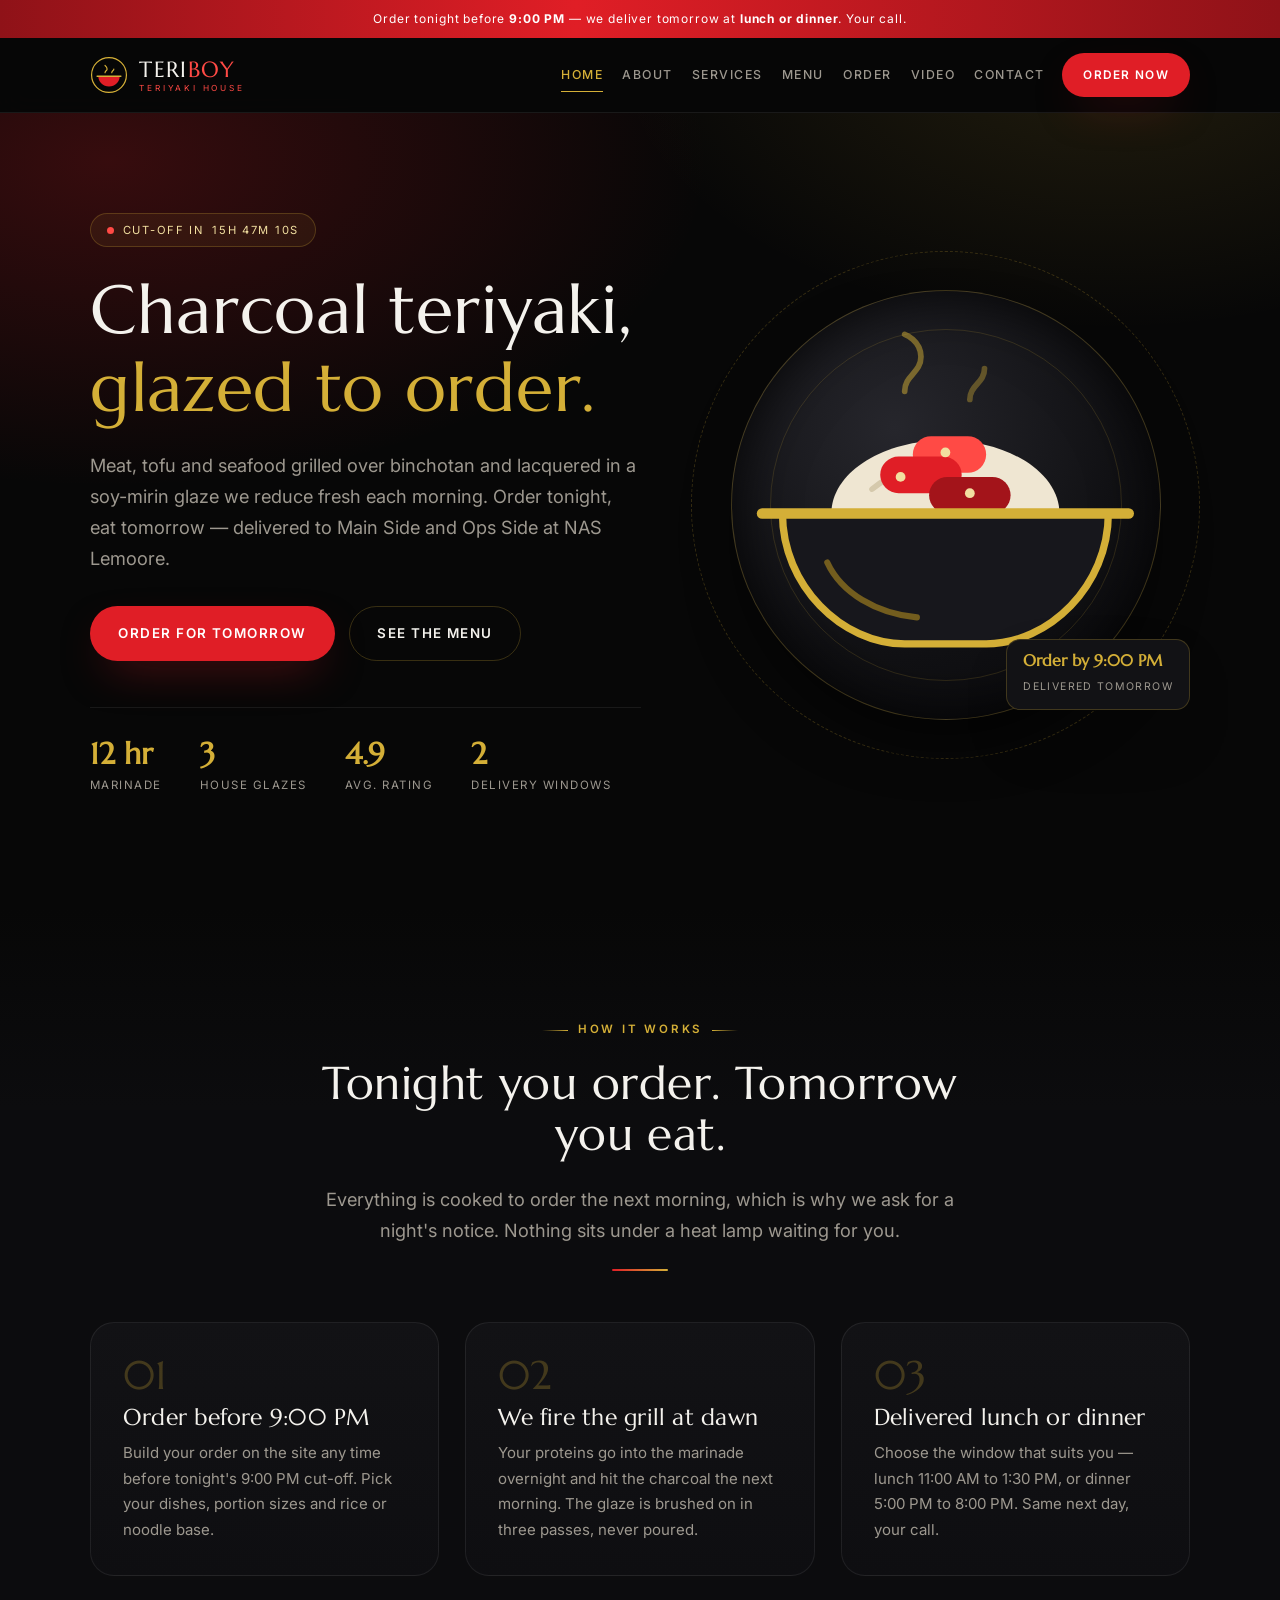
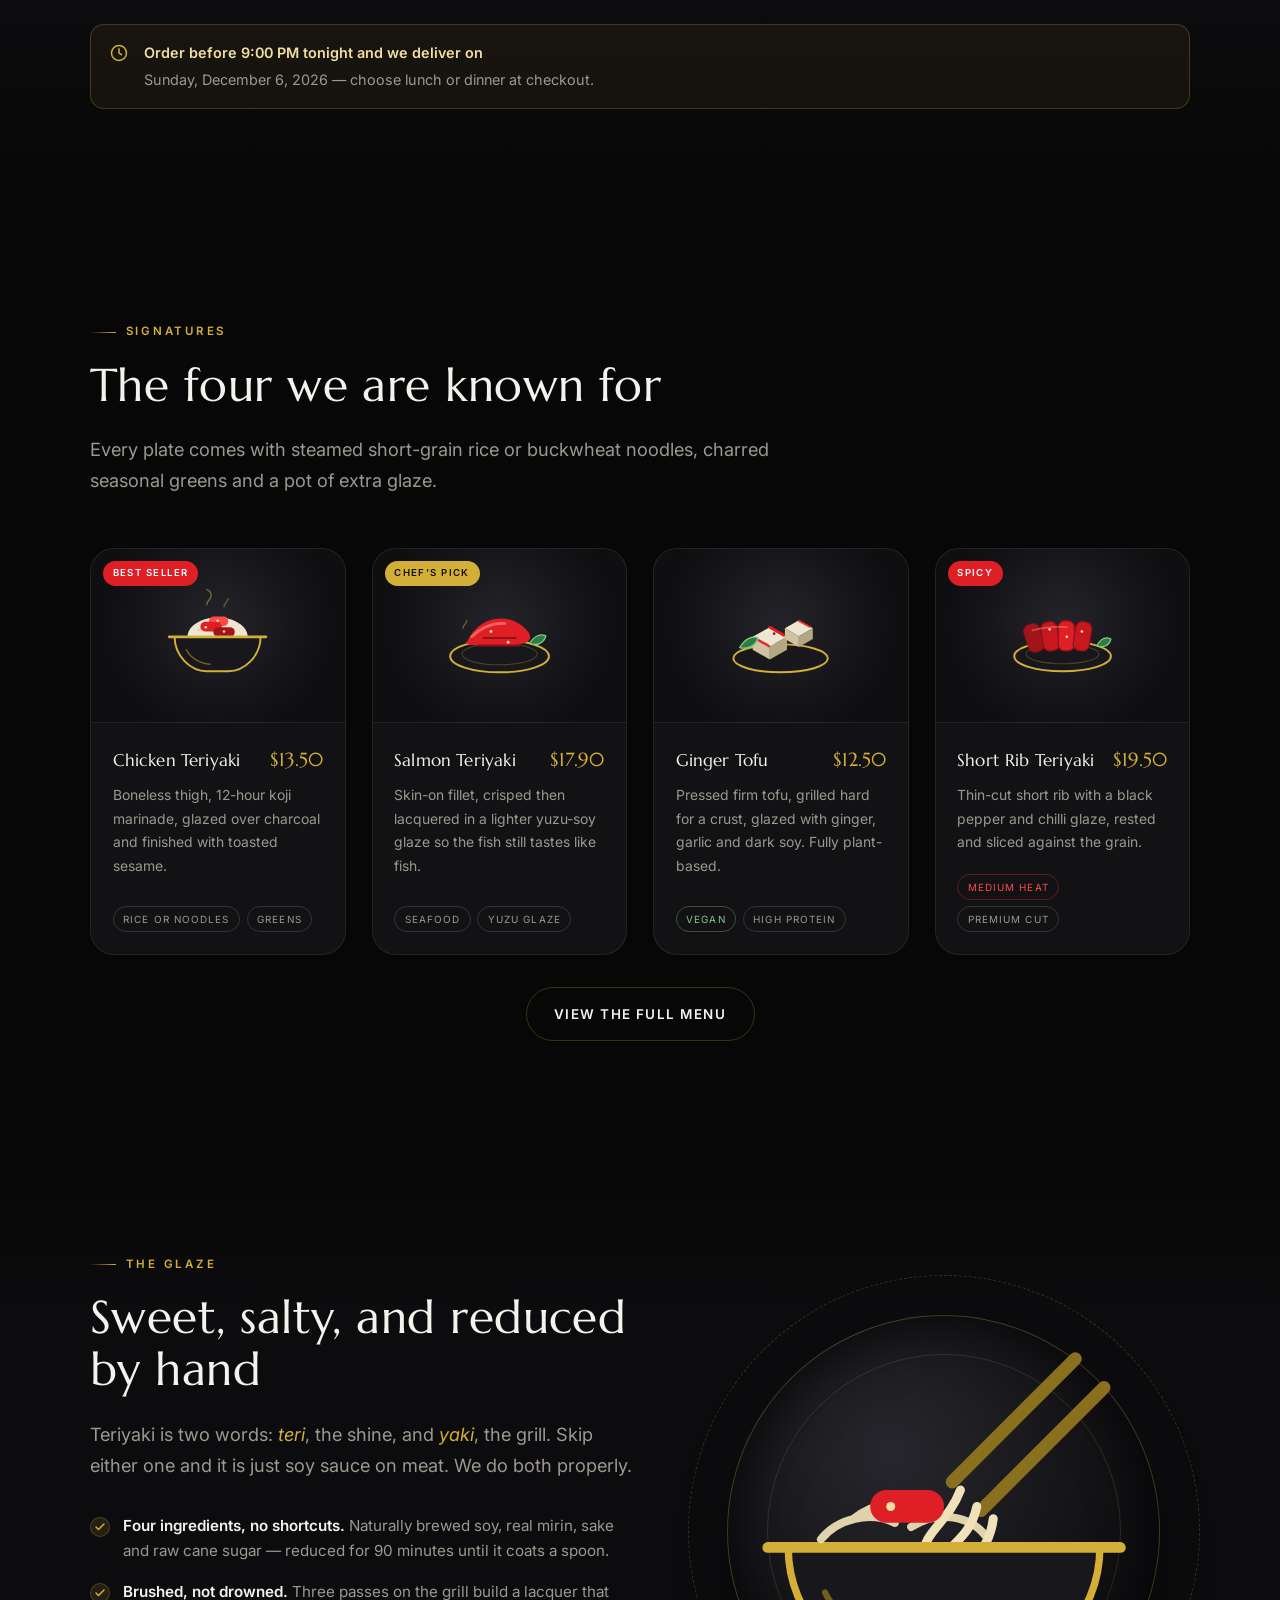
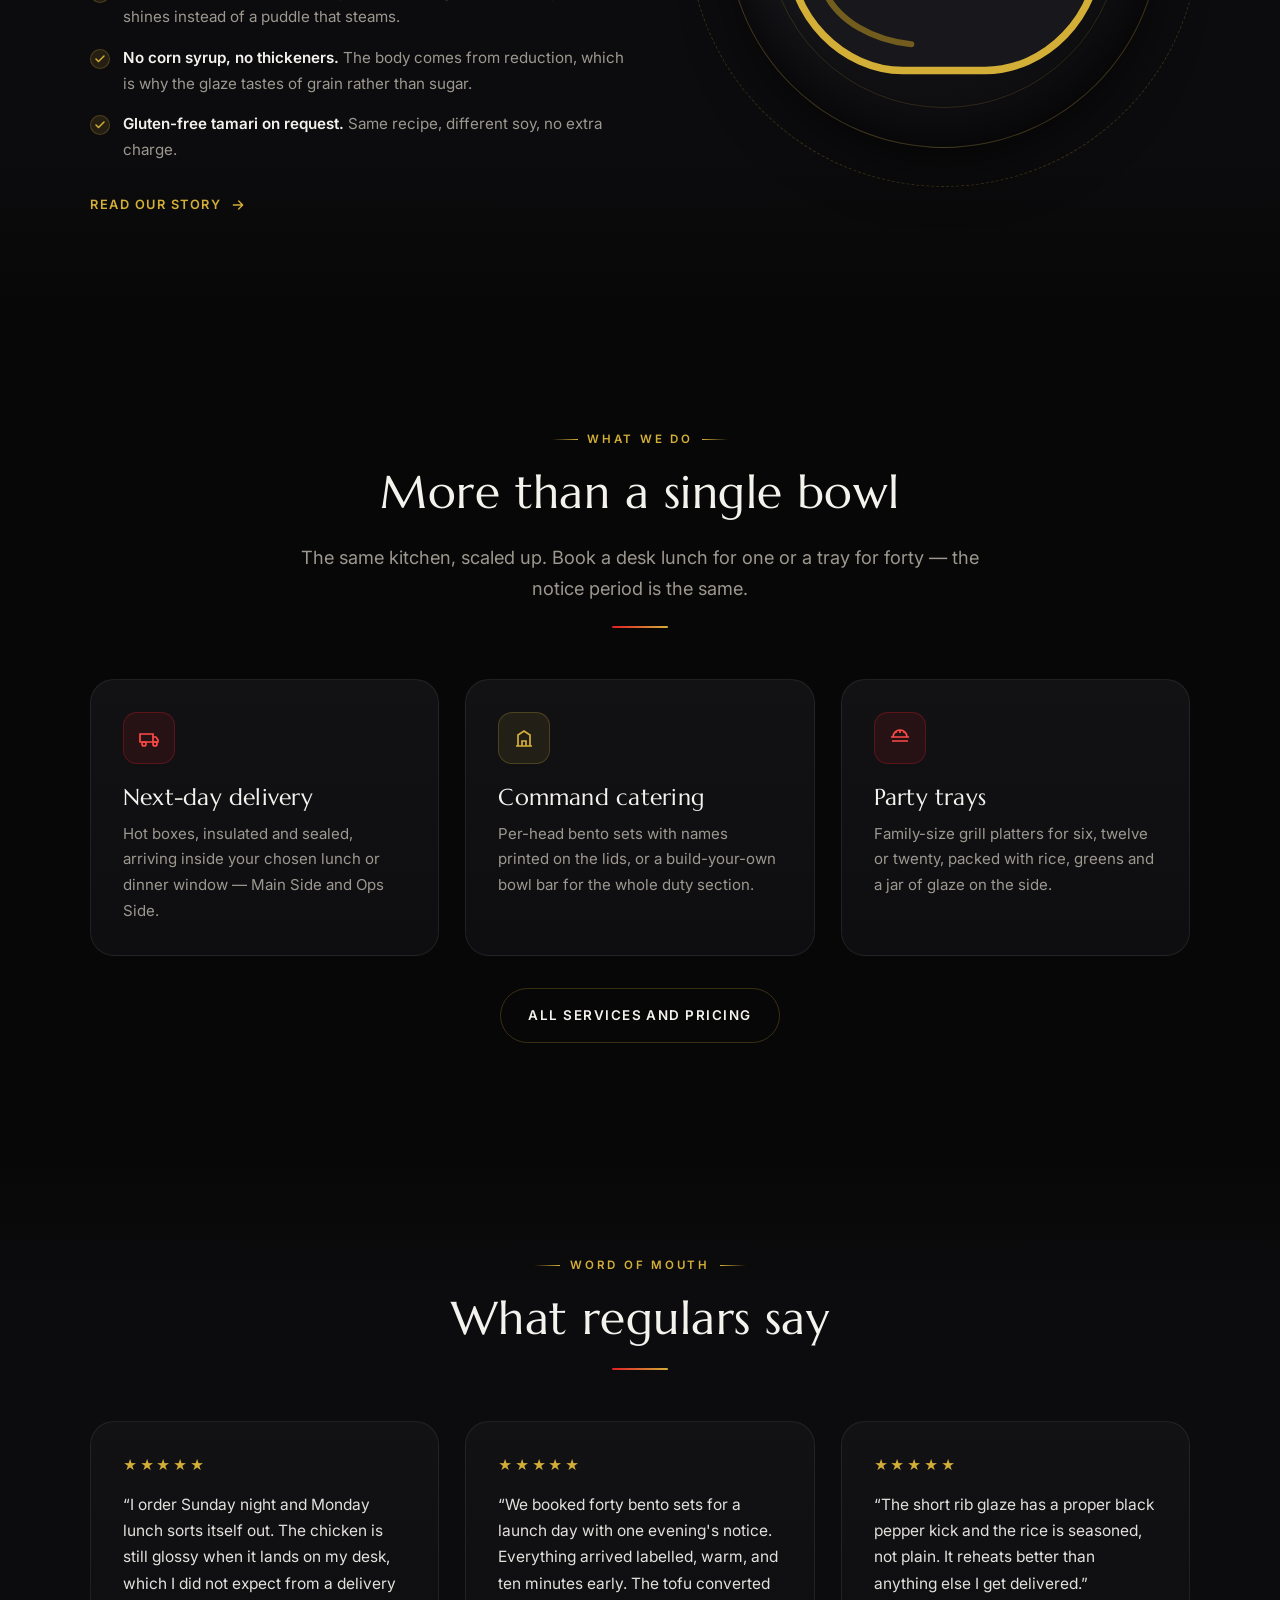
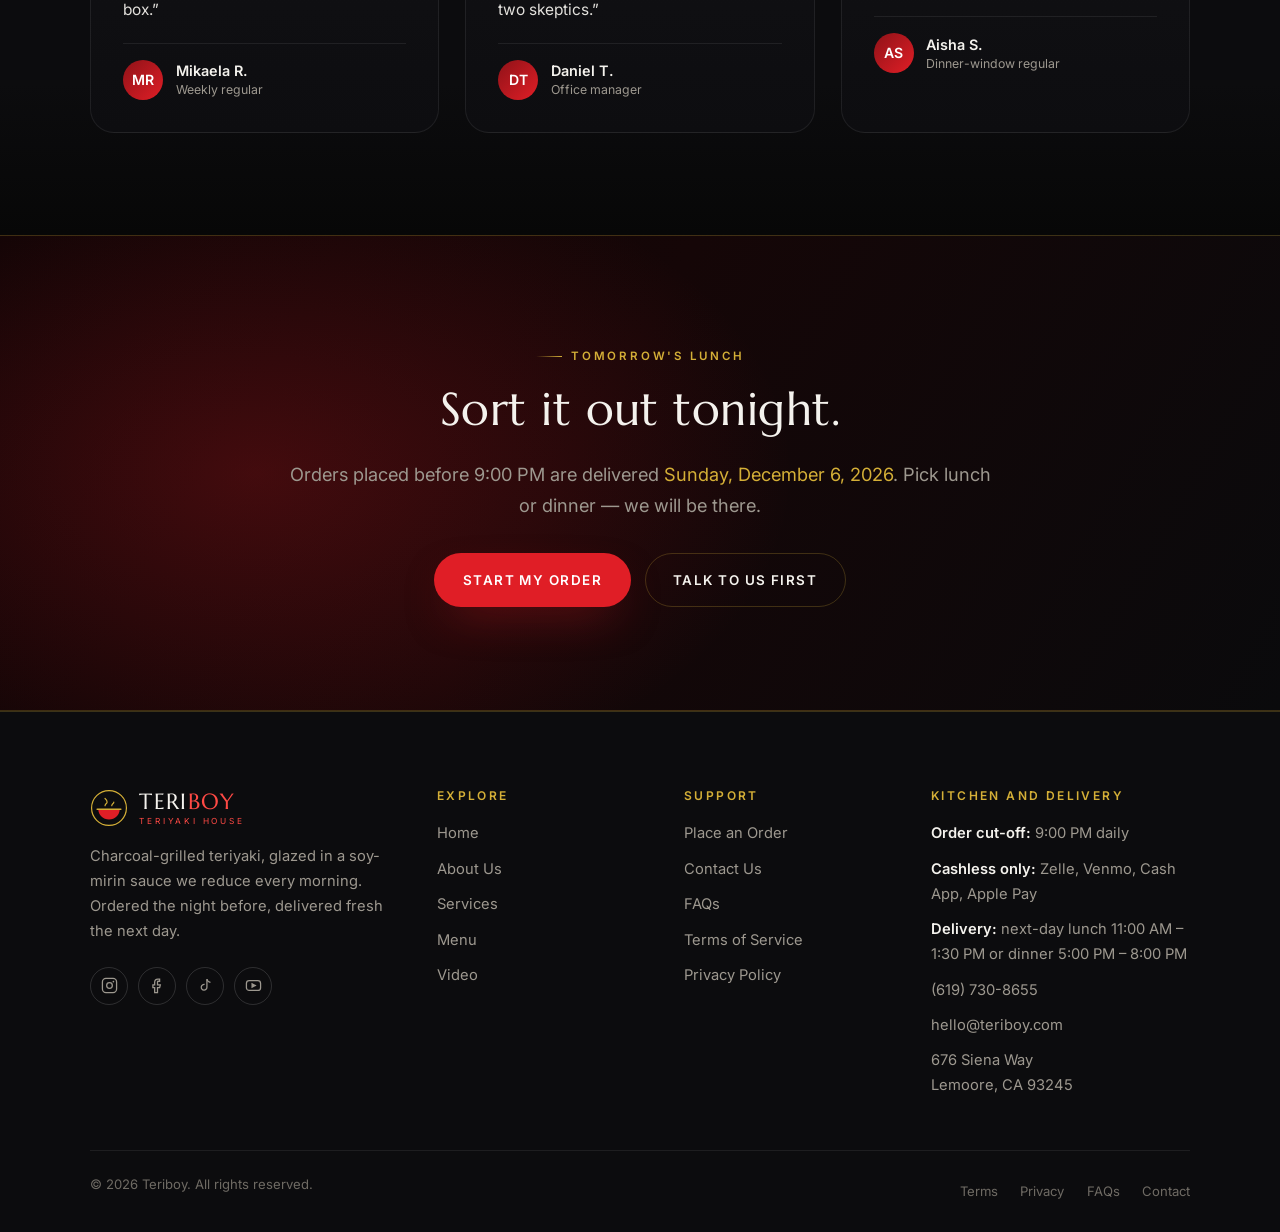
<file: index.html>
<!DOCTYPE html>
<html lang="en">
<head>
<meta charset="utf-8">
<meta name="viewport" content="width=device-width, initial-scale=1">
<script>document.documentElement.className += " js";</script>
<title>Teriboy | Charcoal Teriyaki, Ordered Tonight and Delivered Tomorrow</title>
<meta name="description" content="Charcoal-grilled teriyaki chicken, short rib, salmon and tofu in our house soy-mirin glaze. Order before 9:00 PM tonight for next-day lunch or dinner delivery to Main Side and Ops Side, NAS Lemoore.">
<link rel="canonical" href="https://teriboy.com/">
<meta name="theme-color" content="#070707">
<meta property="og:type" content="website">
<meta property="og:site_name" content="Teriboy">
<meta property="og:title" content="Teriboy | Charcoal Teriyaki, Ordered Tonight and Delivered Tomorrow">
<meta property="og:description" content="Charcoal-grilled teriyaki chicken, short rib, salmon and tofu in our house soy-mirin glaze. Order before 9:00 PM tonight for next-day lunch or dinner delivery to Main Side and Ops Side, NAS Lemoore.">
<meta property="og:url" content="https://teriboy.com/">
<meta name="twitter:card" content="summary_large_image">
<link rel="icon" href="assets/img/favicon.svg" type="image/svg+xml">
<link rel="apple-touch-icon" href="assets/img/favicon.svg">
<link rel="preconnect" href="https://fonts.googleapis.com">
<link rel="preconnect" href="https://fonts.gstatic.com" crossorigin>
<link href="https://fonts.googleapis.com/css2?family=Marcellus&amp;family=Inter:wght@400;500;600;700&amp;display=swap" rel="stylesheet">
<link rel="stylesheet" href="assets/css/style.css">
<script type="application/ld+json">
{
  "@context": "https://schema.org",
  "@type": "Restaurant",
  "name": "Teriboy",
  "description": "Charcoal-grilled teriyaki - meats, tofu and seafood glazed in a house soy-mirin sauce, served over rice or noodles. Order the night before for next-day lunch or dinner delivery to Main Side and Ops Side at NAS Lemoore.",
  "url": "https://teriboy.com/",
  "telephone": "+1-619-730-8655",
  "email": "hello@teriboy.com",
  "servesCuisine": ["Japanese", "Teriyaki", "Asian"],
  "priceRange": "$$",
  "address": {
    "@type": "PostalAddress",
    "streetAddress": "676 Siena Way",
    "addressLocality": "Lemoore",
    "addressRegion": "CA",
    "postalCode": "93245",
    "addressCountry": "US"
  },
  "hasMenu": "https://teriboy.com/menu.html",
  "areaServed": [
    {"@type": "Place", "name": "NAS Lemoore - Main Side"},
    {"@type": "Place", "name": "NAS Lemoore - Ops Side"},
    {"@type": "City", "name": "Lemoore, California"}
  ],
  "paymentAccepted": "Zelle, Cash",
  "currenciesAccepted": "USD",
  "acceptsReservations": false,
  "openingHoursSpecification": [
    {"@type": "OpeningHoursSpecification", "dayOfWeek": ["Monday","Tuesday","Wednesday","Thursday","Friday","Saturday","Sunday"], "opens": "11:00", "closes": "13:30"},
    {"@type": "OpeningHoursSpecification", "dayOfWeek": ["Monday","Tuesday","Wednesday","Thursday","Friday","Saturday","Sunday"], "opens": "17:00", "closes": "20:00"}
  ],
  "aggregateRating": {"@type": "AggregateRating", "ratingValue": "4.9", "reviewCount": "268"}
}
</script>
</head>
<body data-page="home">
<a class="skip" href="#main">Skip to content</a>

<div class="topbar">
  Order tonight before <strong>9:00 PM</strong> &mdash; we deliver tomorrow at <strong>lunch or dinner</strong>. Your call.
</div>

<header class="site-header">
  <div class="container">
    <a class="brand" href="index.html" aria-label="Teriboy home">
      <svg class="brand__mark" viewBox="0 0 48 48" fill="none" aria-hidden="true">
        <circle cx="24" cy="24" r="22" stroke="#d4af37" stroke-width="1.5"/>
        <path d="M10.5 25.5h27c0 7.2-6 13-13.5 13s-13.5-5.8-13.5-13Z" fill="#e01e26"/>
        <path d="M9 25.5h30" stroke="#d4af37" stroke-width="1.8" stroke-linecap="round"/>
        <path d="M19 21c0-2.2 2.6-2.4 2.6-4.6S19 12 19 12" stroke="#d4af37" stroke-width="1.5" stroke-linecap="round"/>
        <path d="M27.5 21c0-2.2 2.6-2.4 2.6-4.6" stroke="#d4af37" stroke-width="1.5" stroke-linecap="round"/>
      </svg>
      <span class="brand__name">TERI<span>BOY</span>
        <span class="brand__tag">Teriyaki House</span>
      </span>
    </a>

    <nav class="nav" id="primary-nav" aria-label="Primary">
      <a href="index.html">Home</a>
      <a href="about.html">About</a>
      <a href="services.html">Services</a>
      <a href="menu.html">Menu</a>
      <a href="order.html">Order</a>
      <a href="video.html">Video</a>
      <a href="contact.html">Contact</a>
      <a class="btn btn--sm nav-cta" href="order.html">Order Now</a>
    </nav>

    <a class="btn btn--sm header-cta" href="order.html">Order Now</a>
    <button class="nav-toggle" type="button" aria-label="Menu" aria-expanded="false" aria-controls="primary-nav">
      <span></span><span></span><span></span>
    </button>
  </div>
</header>

<main id="main">

<!-- ============================================================ HERO -->
<section class="hero">
  <div class="container hero__inner">
    <div>
      <span class="badge"><span class="dot"></span> Cut-off in <span data-countdown>--h --m --s</span></span>
      <h1>Charcoal teriyaki,<em>glazed to order.</em></h1>
      <p class="lead">Meat, tofu and seafood grilled over binchotan and lacquered in a soy-mirin glaze we reduce fresh each morning. Order tonight, eat tomorrow &mdash; delivered to Main Side and Ops Side at NAS Lemoore.</p>
      <div class="btn-row">
        <a class="btn" href="order.html">Order for tomorrow</a>
        <a class="btn btn--ghost" href="menu.html">See the menu</a>
      </div>
      <div class="hero-stats">
        <div><strong>12 hr</strong><span>Marinade</span></div>
        <div><strong>3</strong><span>House glazes</span></div>
        <div><strong>4.9</strong><span>Avg. rating</span></div>
        <div><strong>2</strong><span>Delivery windows</span></div>
      </div>
    </div>

    <div class="plate">
      <span class="ring"></span>
      <svg viewBox="0 0 120 100" fill="none" aria-hidden="true" focusable="false">
  <path d="M50 22c0-4 4-4.5 4-8.5S50 8 50 8" stroke="#d4af37" stroke-width="1.4" stroke-linecap="round" opacity=".5"/>
  <path d="M66 24c0-3.6 3.6-4 3.6-7.6" stroke="#d4af37" stroke-width="1.4" stroke-linecap="round" opacity=".38"/>
  <path d="M32 52c0-10 12.5-18 28-18s28 8 28 18Z" fill="#efe6d2"/>
  <path d="M42 46c5-4 11-6.5 17-7" stroke="#d5c9ac" stroke-width="1.4" stroke-linecap="round"/>
  <rect x="52" y="33" width="18" height="9" rx="4.5" fill="#ff4a45"/>
  <rect x="44" y="38" width="20" height="9" rx="4.5" fill="#e01e26"/>
  <rect x="56" y="43" width="20" height="9" rx="4.5" fill="#a3141a"/>
  <circle cx="49" cy="43" r="1.2" fill="#f2dfa0"/>
  <circle cx="66" cy="47" r="1.2" fill="#f2dfa0"/>
  <circle cx="60" cy="37" r="1.2" fill="#f2dfa0"/>
  <path d="M20 52h80c0 17.7-14.6 32-30 32H50c-15.4 0-30-14.3-30-32Z" fill="#17171c" stroke="#d4af37" stroke-width="1.8"/>
  <path d="M15 52h90" stroke="#d4af37" stroke-width="2.6" stroke-linecap="round"/>
  <path d="M31 64c3.5 7.5 12 12.5 22 13.5" stroke="#8a6f1e" stroke-width="1.5" stroke-linecap="round" opacity=".8"/>
</svg>
      <div class="plate-tag">
        <strong>Order by 9:00 PM</strong>
        <span>Delivered tomorrow</span>
      </div>
    </div>
  </div>
</section>

<!-- ============================================================ HOW IT WORKS -->
<section class="section section--alt">
  <div class="container">
    <div class="section-head section-head--center reveal">
      <span class="eyebrow">How it works</span>
      <h2>Tonight you order. Tomorrow you eat.</h2>
      <p class="lead">Everything is cooked to order the next morning, which is why we ask for a night's notice. Nothing sits under a heat lamp waiting for you.</p>
      <div class="rule"></div>
    </div>

    <div class="grid g-3">
      <article class="card reveal">
        <div class="card__num">01</div>
        <h3>Order before 9:00 PM</h3>
        <p>Build your order on the site any time before tonight's 9:00 PM cut-off. Pick your dishes, portion sizes and rice or noodle base.</p>
      </article>
      <article class="card reveal" data-delay="90">
        <div class="card__num">02</div>
        <h3>We fire the grill at dawn</h3>
        <p>Your proteins go into the marinade overnight and hit the charcoal the next morning. The glaze is brushed on in three passes, never poured.</p>
      </article>
      <article class="card reveal" data-delay="180">
        <div class="card__num">03</div>
        <h3>Delivered lunch or dinner</h3>
        <p>Choose the window that suits you &mdash; lunch 11:00 AM to 1:30 PM, or dinner 5:00 PM to 8:00 PM. Same next day, your call.</p>
      </article>
    </div>

    <div class="notice reveal mt-3">
      <svg width="20" height="20" viewBox="0 0 24 24" fill="none" stroke="currentColor" stroke-width="1.8"><circle cx="12" cy="12" r="9"/><path d="M12 7v5l3 2" stroke-linecap="round"/></svg>
      <div>
        <strong data-cutoff-state>Order before 9:00 PM tonight and we deliver on</strong>
        <span data-cutoff-date>tomorrow</span> &mdash; choose lunch or dinner at checkout.
      </div>
    </div>
  </div>
</section>

<!-- ============================================================ SIGNATURES -->
<section class="section">
  <div class="container">
    <div class="section-head reveal">
      <span class="eyebrow">Signatures</span>
      <h2>The four we are known for</h2>
      <p class="lead">Every plate comes with steamed short-grain rice or buckwheat noodles, charred seasonal greens and a pot of extra glaze.</p>
    </div>

    <div class="grid g-4">
      <article class="dish reveal">
        <div class="dish__art"><span class="dish__flag">Best seller</span><svg viewBox="0 0 120 100" fill="none" aria-hidden="true" focusable="false">
  <path d="M50 22c0-4 4-4.5 4-8.5S50 8 50 8" stroke="#d4af37" stroke-width="1.4" stroke-linecap="round" opacity=".5"/>
  <path d="M66 24c0-3.6 3.6-4 3.6-7.6" stroke="#d4af37" stroke-width="1.4" stroke-linecap="round" opacity=".38"/>
  <path d="M32 52c0-10 12.5-18 28-18s28 8 28 18Z" fill="#efe6d2"/>
  <path d="M42 46c5-4 11-6.5 17-7" stroke="#d5c9ac" stroke-width="1.4" stroke-linecap="round"/>
  <rect x="52" y="33" width="18" height="9" rx="4.5" fill="#ff4a45"/>
  <rect x="44" y="38" width="20" height="9" rx="4.5" fill="#e01e26"/>
  <rect x="56" y="43" width="20" height="9" rx="4.5" fill="#a3141a"/>
  <circle cx="49" cy="43" r="1.2" fill="#f2dfa0"/>
  <circle cx="66" cy="47" r="1.2" fill="#f2dfa0"/>
  <circle cx="60" cy="37" r="1.2" fill="#f2dfa0"/>
  <path d="M20 52h80c0 17.7-14.6 32-30 32H50c-15.4 0-30-14.3-30-32Z" fill="#17171c" stroke="#d4af37" stroke-width="1.8"/>
  <path d="M15 52h90" stroke="#d4af37" stroke-width="2.6" stroke-linecap="round"/>
  <path d="M31 64c3.5 7.5 12 12.5 22 13.5" stroke="#8a6f1e" stroke-width="1.5" stroke-linecap="round" opacity=".8"/>
</svg></div>
        <div class="dish__body">
          <div class="dish__row"><h3>Chicken Teriyaki</h3><span class="dish__price">$13.50</span></div>
          <p>Boneless thigh, 12-hour koji marinade, glazed over charcoal and finished with toasted sesame.</p>
          <div class="tags"><span class="tag">Rice or noodles</span><span class="tag">Greens</span></div>
        </div>
      </article>

      <article class="dish reveal" data-delay="80">
        <div class="dish__art"><span class="dish__flag dish__flag--gold">Chef's pick</span><svg viewBox="0 0 120 100" fill="none" aria-hidden="true" focusable="false">
  <ellipse cx="60" cy="70" rx="46" ry="15" fill="#17171c" stroke="#d4af37" stroke-width="1.8"/>
  <ellipse cx="60" cy="68" rx="35" ry="10" stroke="#8a6f1e" stroke-width="1" opacity=".5"/>
  <path d="M30 56c6-13 18-21 31-21 11 0 20 5 26 13 3 4 1 9-4 10-16 3-39 3-51 1-4-.8-4.5-2-2-3Z" fill="#e01e26"/>
  <path d="M34 52c9-9 20-13 31-12.5" stroke="#ff8f80" stroke-width="2.4" stroke-linecap="round" opacity=".6"/>
  <path d="M40 60h38M45 53h30" stroke="#8f1218" stroke-width="1.8" stroke-linecap="round"/>
  <circle cx="52" cy="47" r="1.3" fill="#f2dfa0"/>
  <circle cx="68" cy="57" r="1.3" fill="#f2dfa0"/>
  <path d="M88 58c5-8 11-9 15-7-1.5 6.5-8 10-15 7Z" fill="#2f7d3f" stroke="#7fc98a" stroke-width="1.2"/>
  <path d="M26 44c0-3.4 3.4-3.8 3.4-7.2" stroke="#d4af37" stroke-width="1.3" stroke-linecap="round" opacity=".45"/>
</svg></div>
        <div class="dish__body">
          <div class="dish__row"><h3>Salmon Teriyaki</h3><span class="dish__price">$17.90</span></div>
          <p>Skin-on fillet, crisped then lacquered in a lighter yuzu-soy glaze so the fish still tastes like fish.</p>
          <div class="tags"><span class="tag">Seafood</span><span class="tag">Yuzu glaze</span></div>
        </div>
      </article>

      <article class="dish reveal" data-delay="160">
        <div class="dish__art"><svg viewBox="0 0 120 100" fill="none" aria-hidden="true" focusable="false">
  <ellipse cx="60" cy="72" rx="44" ry="13" fill="#17171c" stroke="#d4af37" stroke-width="1.8"/>
  <path d="M34 52l16-9 16 9-16 9-16-9Z" fill="#efe6d2"/>
  <path d="M34 52v12l16 9V61l-16-9Z" fill="#cfc3a3"/>
  <path d="M66 52v12l-16 9V61l16-9Z" fill="#b3a883"/>
  <path d="M64 44l13-7.5 13 7.5-13 7.5-13-7.5Z" fill="#efe6d2"/>
  <path d="M64 44v10l13 7.5V51.5L64 44Z" fill="#cfc3a3"/>
  <path d="M90 44v10l-13 7.5V51.5L90 44Z" fill="#b3a883"/>
  <path d="M50 43l13 7.5" stroke="#e01e26" stroke-width="2.6" stroke-linecap="round"/>
  <path d="M36 53c5.5 3.5 10 5.5 13 7.5" stroke="#e01e26" stroke-width="2.2" stroke-linecap="round" opacity=".9"/>
  <path d="M77 37c4 2 7 4 10 5.5" stroke="#e01e26" stroke-width="2" stroke-linecap="round" opacity=".85"/>
  <path d="M22 62c5-9 12-11 17-9-2 7-9 11-17 9Z" fill="#2f7d3f" stroke="#7fc98a" stroke-width="1.2"/>
  <circle cx="54" cy="49" r="1.2" fill="#8f1218"/>
</svg></div>
        <div class="dish__body">
          <div class="dish__row"><h3>Ginger Tofu</h3><span class="dish__price">$12.50</span></div>
          <p>Pressed firm tofu, grilled hard for a crust, glazed with ginger, garlic and dark soy. Fully plant-based.</p>
          <div class="tags"><span class="tag tag--veg">Vegan</span><span class="tag">High protein</span></div>
        </div>
      </article>

      <article class="dish reveal" data-delay="240">
        <div class="dish__art"><span class="dish__flag">Spicy</span><svg viewBox="0 0 120 100" fill="none" aria-hidden="true" focusable="false">
  <ellipse cx="60" cy="70" rx="45" ry="14" fill="#17171c" stroke="#d4af37" stroke-width="1.8"/>
  <ellipse cx="60" cy="68" rx="34" ry="9" stroke="#8a6f1e" stroke-width="1" opacity=".45"/>
  <g stroke="#8f1218" stroke-width="1.2">
    <rect x="26" y="40" width="15" height="26" rx="6" fill="#a3141a" transform="rotate(-18 33.5 53)"/>
    <rect x="41" y="38" width="15" height="27" rx="6" fill="#c8181f" transform="rotate(-9 48.5 51.5)"/>
    <rect x="56" y="37" width="15" height="28" rx="6" fill="#e01e26"/>
    <rect x="71" y="38" width="15" height="27" rx="6" fill="#c8181f" transform="rotate(9 78.5 51.5)"/>
  </g>
  <path d="M32 46c10-3 21-4 32-3" stroke="#ff8f80" stroke-width="1.6" stroke-linecap="round" opacity=".45"/>
  <circle cx="48" cy="45" r="1.2" fill="#f2dfa0"/>
  <circle cx="64" cy="52" r="1.2" fill="#f2dfa0"/>
  <circle cx="78" cy="47" r="1.2" fill="#f2dfa0"/>
  <path d="M92 60c4-7 9-8 13-6-1.4 5.8-7 9-13 6Z" fill="#2f7d3f" stroke="#7fc98a" stroke-width="1.1"/>
</svg></div>
        <div class="dish__body">
          <div class="dish__row"><h3>Short Rib Teriyaki</h3><span class="dish__price">$19.50</span></div>
          <p>Thin-cut short rib with a black pepper and chilli glaze, rested and sliced against the grain.</p>
          <div class="tags"><span class="tag tag--hot">Medium heat</span><span class="tag">Premium cut</span></div>
        </div>
      </article>
    </div>

    <div class="btn-row btn-row--center reveal">
      <a class="btn btn--ghost" href="menu.html">View the full menu</a>
    </div>
  </div>
</section>

<!-- ============================================================ SAUCE STORY -->
<section class="section section--alt">
  <div class="container split">
    <div class="reveal">
      <span class="eyebrow">The glaze</span>
      <h2>Sweet, salty, and reduced by hand</h2>
      <p class="lead">Teriyaki is two words: <em class="gold">teri</em>, the shine, and <em class="gold">yaki</em>, the grill. Skip either one and it is just soy sauce on meat. We do both properly.</p>
      <ul class="checklist mt-2">
        <li><span><strong>Four ingredients, no shortcuts.</strong> Naturally brewed soy, real mirin, sake and raw cane sugar &mdash; reduced for 90 minutes until it coats a spoon.</span></li>
        <li><span><strong>Brushed, not drowned.</strong> Three passes on the grill build a lacquer that shines instead of a puddle that steams.</span></li>
        <li><span><strong>No corn syrup, no thickeners.</strong> The body comes from reduction, which is why the glaze tastes of grain rather than sugar.</span></li>
        <li><span><strong>Gluten-free tamari on request.</strong> Same recipe, different soy, no extra charge.</span></li>
      </ul>
      <div class="btn-row">
        <a class="link-arrow" href="about.html">Read our story
          <svg width="16" height="16" viewBox="0 0 24 24" fill="none" stroke="currentColor" stroke-width="2"><path d="M5 12h14M13 6l6 6-6 6" stroke-linecap="round" stroke-linejoin="round"/></svg>
        </a>
      </div>
    </div>

    <div class="reveal" data-delay="120">
      <div class="plate">
        <span class="ring"></span>
        <svg viewBox="0 0 120 100" fill="none" aria-hidden="true" focusable="false">
  <path d="M92 8 62 38M99 15 69 45" stroke="#8a6f1e" stroke-width="3.2" stroke-linecap="round"/>
  <g stroke="#f0e2b8" stroke-width="2.2" stroke-linecap="round">
    <path d="M64 40c-3 8-9 10-9 16"/>
    <path d="M68 44c-2 9-8 9-9 15"/>
    <path d="M72 47c-1 8-6 10-6 13"/>
  </g>
  <path d="M22 54h76c0 17-13.5 30-28 30H50c-14.5 0-28-13-28-30Z" fill="#17171c" stroke="#d4af37" stroke-width="1.8"/>
  <path d="M17 54h86" stroke="#d4af37" stroke-width="2.6" stroke-linecap="round"/>
  <path d="M31 65c3.4 7 11.6 11.6 21 12.6" stroke="#8a6f1e" stroke-width="1.5" stroke-linecap="round" opacity=".8"/>
  <g stroke="#f0e2b8" stroke-width="2" stroke-linecap="round" opacity=".92">
    <path d="M30 52c4-5 12-7 18-4"/>
    <path d="M52 49c6-4 14-3 18 2"/>
    <path d="M38 47c5-4 12-5 17-2"/>
  </g>
  <rect x="42" y="40" width="18" height="8" rx="4" fill="#e01e26"/>
  <circle cx="47" cy="44" r="1.1" fill="#f2dfa0"/>
</svg>
      </div>
    </div>
  </div>
</section>

<!-- ============================================================ SERVICES -->
<section class="section">
  <div class="container">
    <div class="section-head section-head--center reveal">
      <span class="eyebrow">What we do</span>
      <h2>More than a single bowl</h2>
      <p class="lead">The same kitchen, scaled up. Book a desk lunch for one or a tray for forty &mdash; the notice period is the same.</p>
      <div class="rule"></div>
    </div>

    <div class="grid g-3">
      <article class="card reveal">
        <div class="icon-box"><svg width="24" height="24" viewBox="0 0 24 24" fill="none" stroke="currentColor" stroke-width="1.7"><path d="M3 8h13v8H3zM16 11h3l2 3v2h-5z"/><circle cx="7" cy="18" r="2"/><circle cx="18" cy="18" r="2"/></svg></div>
        <h3>Next-day delivery</h3>
        <p>Hot boxes, insulated and sealed, arriving inside your chosen lunch or dinner window &mdash; Main Side and Ops Side.</p>
      </article>
      <article class="card reveal" data-delay="90">
        <div class="icon-box icon-box--gold"><svg width="24" height="24" viewBox="0 0 24 24" fill="none" stroke="currentColor" stroke-width="1.7"><path d="M4 20h16M6 20V9l6-4 6 4v11M10 20v-5h4v5"/></svg></div>
        <h3>Command catering</h3>
        <p>Per-head bento sets with names printed on the lids, or a build-your-own bowl bar for the whole duty section.</p>
      </article>
      <article class="card reveal" data-delay="180">
        <div class="icon-box"><svg width="24" height="24" viewBox="0 0 24 24" fill="none" stroke="currentColor" stroke-width="1.7"><path d="M3 11h18M5 11a7 7 0 0 1 14 0M4 15h16M8 5v2M12 4v3M16 5v2"/></svg></div>
        <h3>Party trays</h3>
        <p>Family-size grill platters for six, twelve or twenty, packed with rice, greens and a jar of glaze on the side.</p>
      </article>
    </div>

    <div class="btn-row btn-row--center reveal">
      <a class="btn btn--ghost" href="services.html">All services and pricing</a>
    </div>
  </div>
</section>

<!-- ============================================================ REVIEWS -->
<section class="section section--alt">
  <div class="container">
    <div class="section-head section-head--center reveal">
      <span class="eyebrow">Word of mouth</span>
      <h2>What regulars say</h2>
      <div class="rule"></div>
    </div>

    <div class="grid g-3">
      <article class="quote reveal">
        <div class="quote__stars" aria-label="5 out of 5 stars">&#9733;&#9733;&#9733;&#9733;&#9733;</div>
        <p>&ldquo;I order Sunday night and Monday lunch sorts itself out. The chicken is still glossy when it lands on my desk, which I did not expect from a delivery box.&rdquo;</p>
        <footer><span class="avatar">MR</span><cite>Mikaela R.<span>Weekly regular</span></cite></footer>
      </article>
      <article class="quote reveal" data-delay="90">
        <div class="quote__stars" aria-label="5 out of 5 stars">&#9733;&#9733;&#9733;&#9733;&#9733;</div>
        <p>&ldquo;We booked forty bento sets for a launch day with one evening's notice. Everything arrived labelled, warm, and ten minutes early. The tofu converted two skeptics.&rdquo;</p>
        <footer><span class="avatar">DT</span><cite>Daniel T.<span>Office manager</span></cite></footer>
      </article>
      <article class="quote reveal" data-delay="180">
        <div class="quote__stars" aria-label="5 out of 5 stars">&#9733;&#9733;&#9733;&#9733;&#9733;</div>
        <p>&ldquo;The short rib glaze has a proper black pepper kick and the rice is seasoned, not plain. It reheats better than anything else I get delivered.&rdquo;</p>
        <footer><span class="avatar">AS</span><cite>Aisha S.<span>Dinner-window regular</span></cite></footer>
      </article>
    </div>
  </div>
</section>

<!-- ============================================================ CTA -->
<section class="section cta-band">
  <div class="container">
    <span class="eyebrow" style="justify-content:center">Tomorrow's lunch</span>
    <h2>Sort it out tonight.</h2>
    <p class="lead">Orders placed before 9:00 PM are delivered <span class="gold" data-cutoff-date>tomorrow</span>. Pick lunch or dinner &mdash; we will be there.</p>
    <div class="btn-row btn-row--center">
      <a class="btn" href="order.html">Start my order</a>
      <a class="btn btn--ghost" href="contact.html">Talk to us first</a>
    </div>
  </div>
</section>

</main>

<footer class="site-footer">
  <div class="container">
    <div class="footer-grid">
      <div class="footer-brand">
        <a class="brand" href="index.html" aria-label="Teriboy home">
          <svg class="brand__mark" viewBox="0 0 48 48" fill="none" aria-hidden="true">
            <circle cx="24" cy="24" r="22" stroke="#d4af37" stroke-width="1.5"/>
            <path d="M10.5 25.5h27c0 7.2-6 13-13.5 13s-13.5-5.8-13.5-13Z" fill="#e01e26"/>
            <path d="M9 25.5h30" stroke="#d4af37" stroke-width="1.8" stroke-linecap="round"/>
            <path d="M19 21c0-2.2 2.6-2.4 2.6-4.6S19 12 19 12" stroke="#d4af37" stroke-width="1.5" stroke-linecap="round"/>
            <path d="M27.5 21c0-2.2 2.6-2.4 2.6-4.6" stroke="#d4af37" stroke-width="1.5" stroke-linecap="round"/>
          </svg>
          <span class="brand__name">TERI<span>BOY</span>
            <span class="brand__tag">Teriyaki House</span>
          </span>
        </a>
        <p>Charcoal-grilled teriyaki, glazed in a soy-mirin sauce we reduce every morning. Ordered the night before, delivered fresh the next day.</p>
        <div class="socials">
          <a href="https://instagram.com/" aria-label="Teriboy on Instagram" rel="noopener">
            <svg width="17" height="17" viewBox="0 0 24 24" fill="none" stroke="currentColor" stroke-width="1.8"><rect x="2" y="2" width="20" height="20" rx="5"/><circle cx="12" cy="12" r="4"/><circle cx="17.5" cy="6.5" r="1.2" fill="currentColor" stroke="none"/></svg>
          </a>
          <a href="https://facebook.com/" aria-label="Teriboy on Facebook" rel="noopener">
            <svg width="17" height="17" viewBox="0 0 24 24" fill="none" stroke="currentColor" stroke-width="1.8"><path d="M15 3h-2.5A4.5 4.5 0 0 0 8 7.5V11H5.5v4H8v7h4v-7h3l1-4h-4V7.5A1.5 1.5 0 0 1 12.5 6H15V3Z"/></svg>
          </a>
          <a href="https://tiktok.com/" aria-label="Teriboy on TikTok" rel="noopener">
            <svg width="17" height="17" viewBox="0 0 24 24" fill="none" stroke="currentColor" stroke-width="1.8"><path d="M14 3v11.5a4 4 0 1 1-3.2-3.92"/><path d="M14 3c.6 2.6 2.3 4.2 5 4.5"/></svg>
          </a>
          <a href="https://youtube.com/" aria-label="Teriboy on YouTube" rel="noopener">
            <svg width="17" height="17" viewBox="0 0 24 24" fill="none" stroke="currentColor" stroke-width="1.8"><rect x="2" y="5" width="20" height="14" rx="4"/><path d="M10 9.5v5l4.5-2.5L10 9.5Z" fill="currentColor"/></svg>
          </a>
        </div>
      </div>

      <div>
        <h4>Explore</h4>
        <ul class="footer-list">
          <li><a href="index.html">Home</a></li>
          <li><a href="about.html">About Us</a></li>
          <li><a href="services.html">Services</a></li>
          <li><a href="menu.html">Menu</a></li>
          <li><a href="video.html">Video</a></li>
        </ul>
      </div>

      <div>
        <h4>Support</h4>
        <ul class="footer-list">
          <li><a href="order.html">Place an Order</a></li>
          <li><a href="contact.html">Contact Us</a></li>
          <li><a href="faqs.html">FAQs</a></li>
          <li><a href="terms.html">Terms of Service</a></li>
          <li><a href="privacy.html">Privacy Policy</a></li>
        </ul>
      </div>

      <div>
        <h4>Kitchen and Delivery</h4>
        <ul class="footer-list">
          <li><strong>Order cut-off:</strong> 9:00 PM daily</li>
          <li><strong>Cashless only:</strong> Zelle, Venmo, Cash App, Apple Pay</li>
          <li><strong>Delivery:</strong> next-day lunch 11:00 AM &ndash; 1:30 PM or dinner 5:00 PM &ndash; 8:00 PM</li>
          <li><a href="tel:+16197308655">(619) 730-8655</a></li>
          <li><a href="mailto:hello@teriboy.com">hello@teriboy.com</a></li>
          <li>676 Siena Way<br>Lemoore, CA 93245</li>
        </ul>
      </div>
    </div>

    <div class="footer-bottom">
      <p>&copy; <span data-year>2026</span> Teriboy. All rights reserved.</p>
      <nav aria-label="Legal">
        <a href="terms.html">Terms</a>
        <a href="privacy.html">Privacy</a>
        <a href="faqs.html">FAQs</a>
        <a href="contact.html">Contact</a>
      </nav>
    </div>
  </div>
</footer>

<button class="to-top" type="button" aria-label="Back to top" hidden>
  <svg width="20" height="20" viewBox="0 0 24 24" fill="none" stroke="currentColor" stroke-width="2.2" stroke-linecap="round" stroke-linejoin="round" aria-hidden="true">
    <path d="M12 19V5M5 12l7-7 7 7"/>
  </svg>
</button>

<script src="assets/js/main.js"></script>
</body>
</html>
</file>
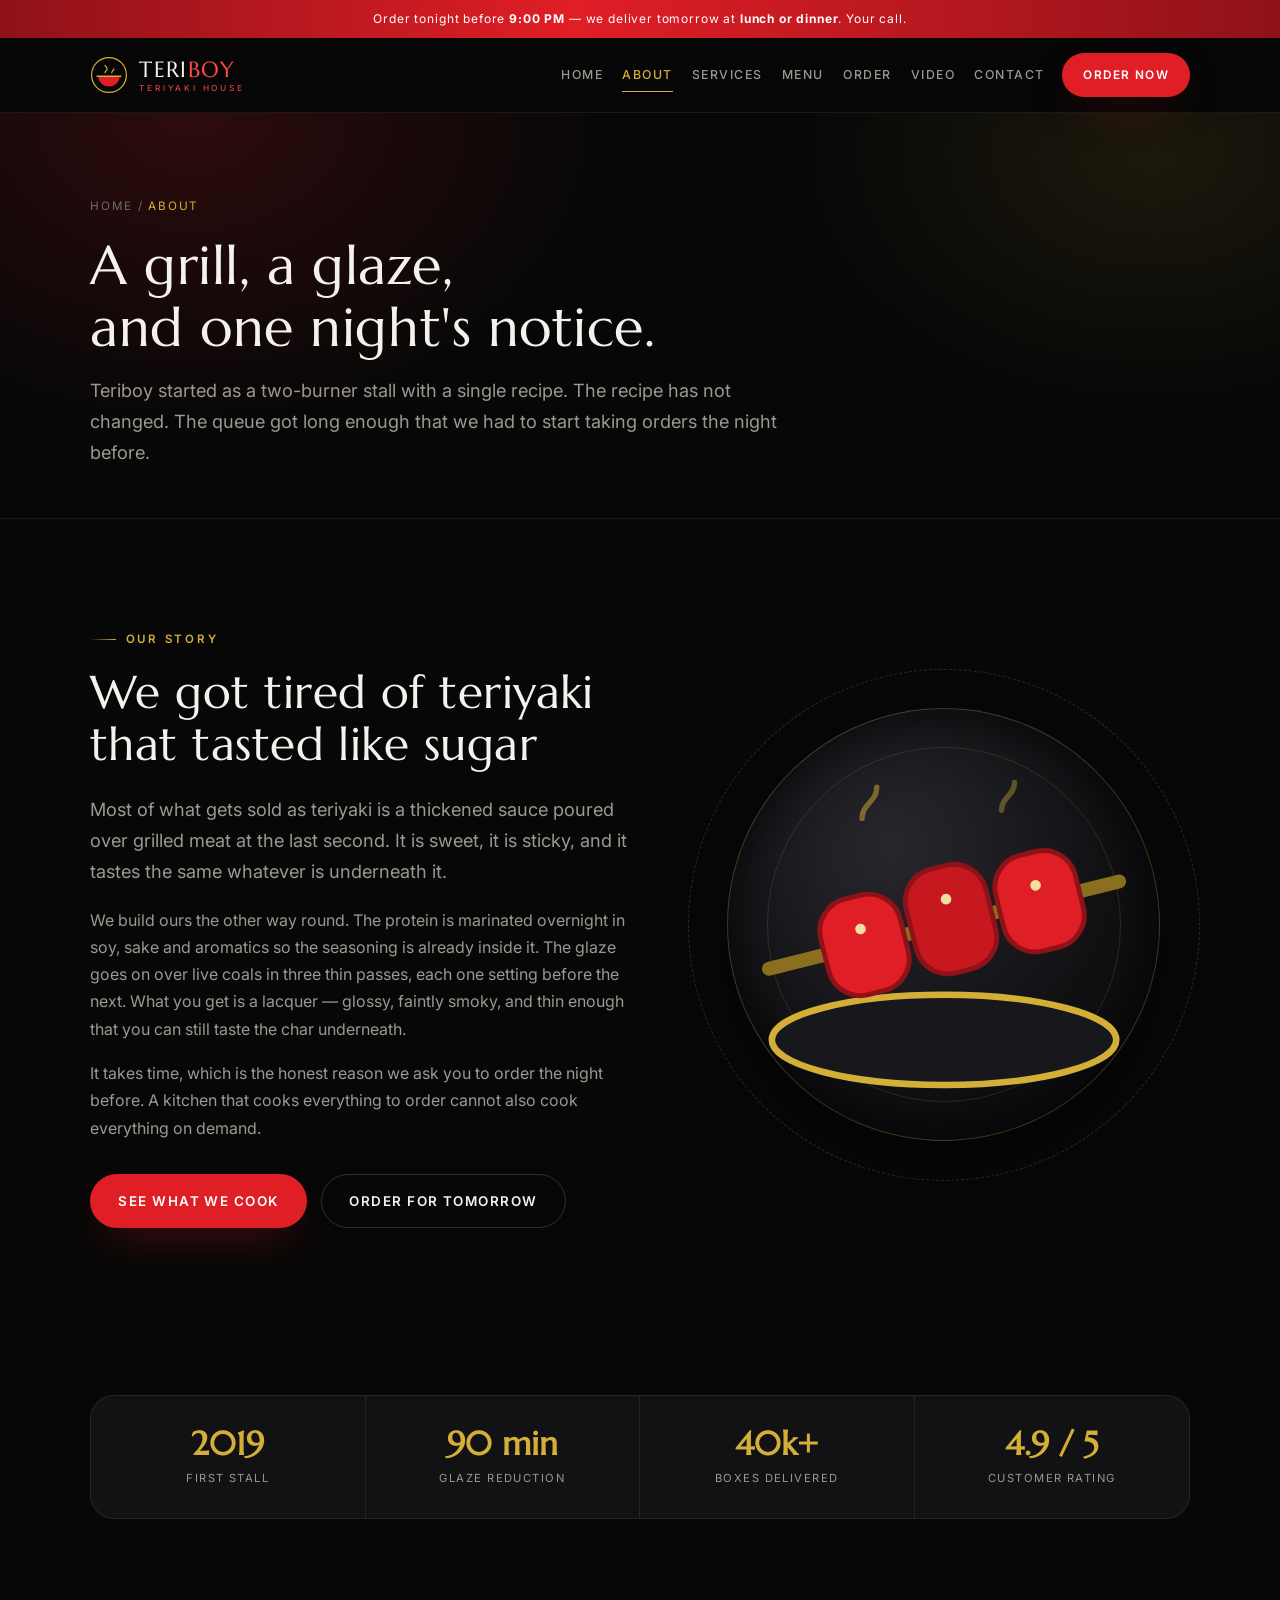
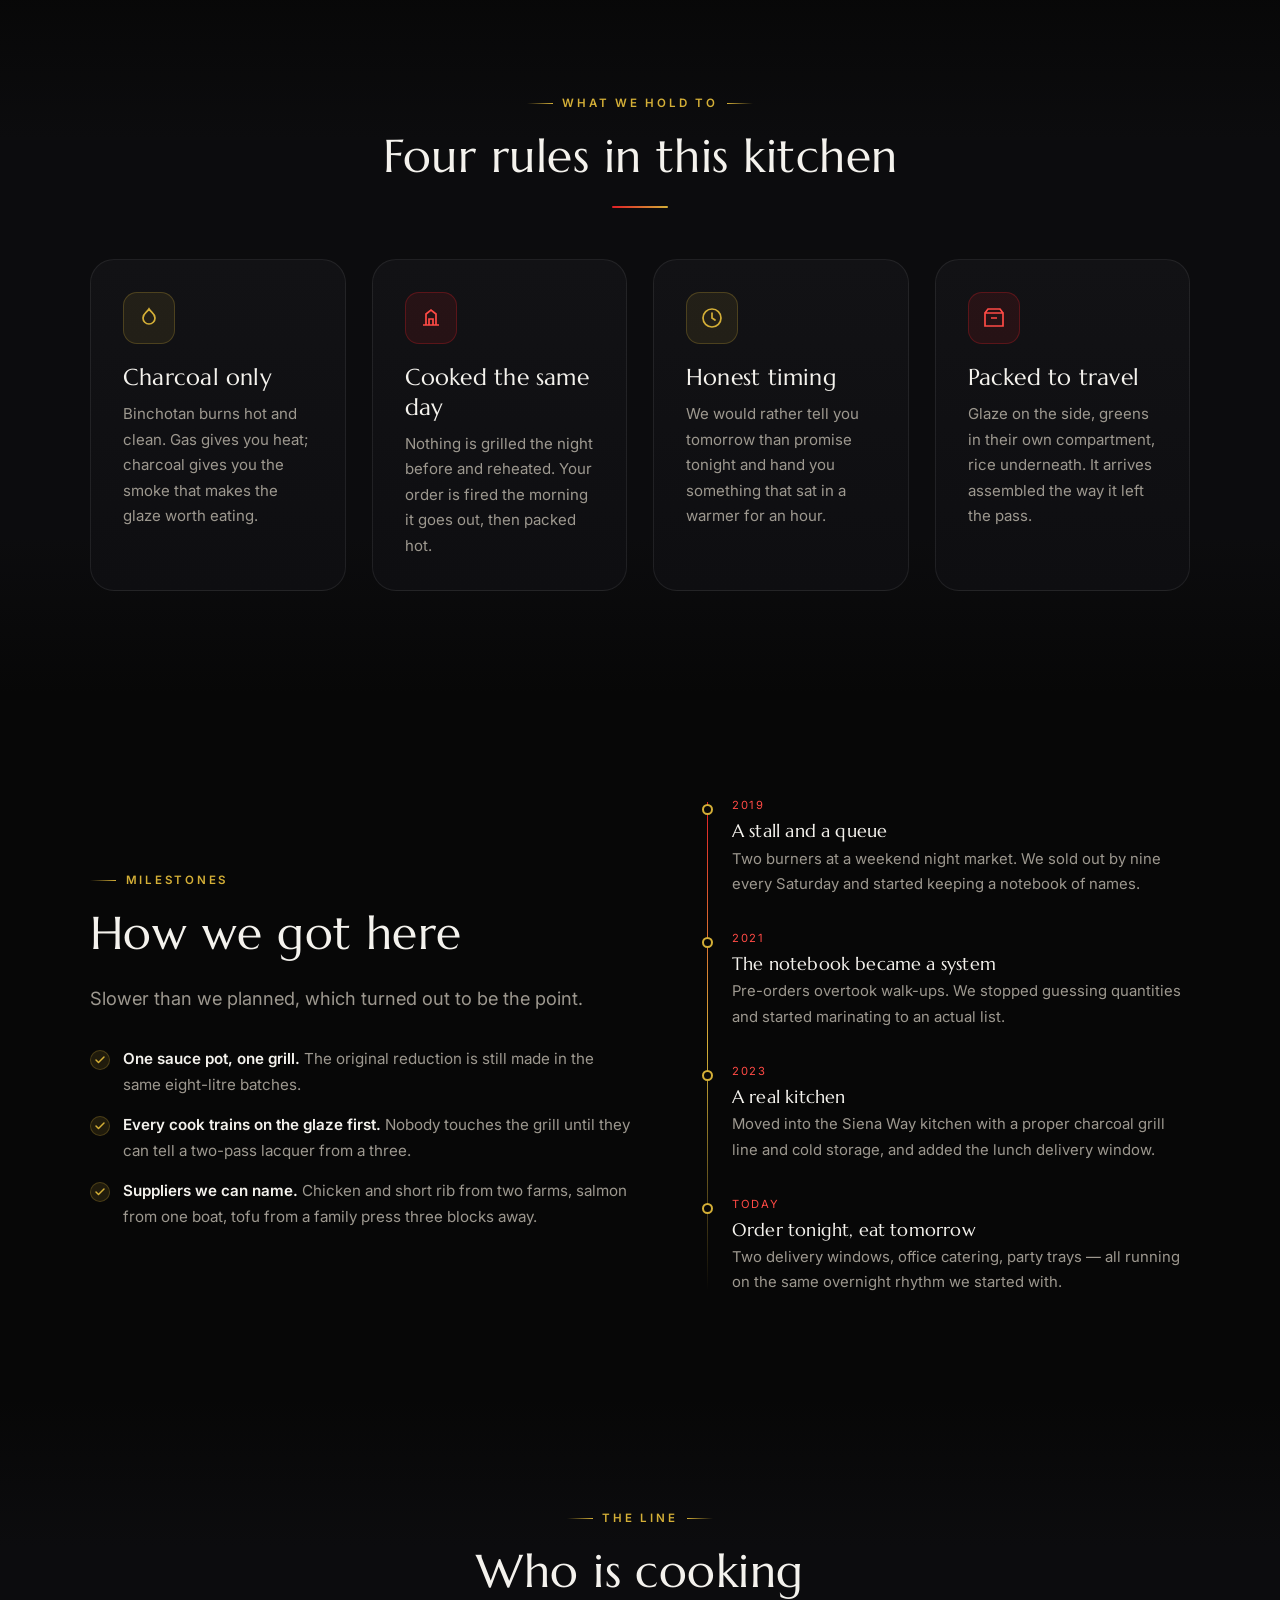
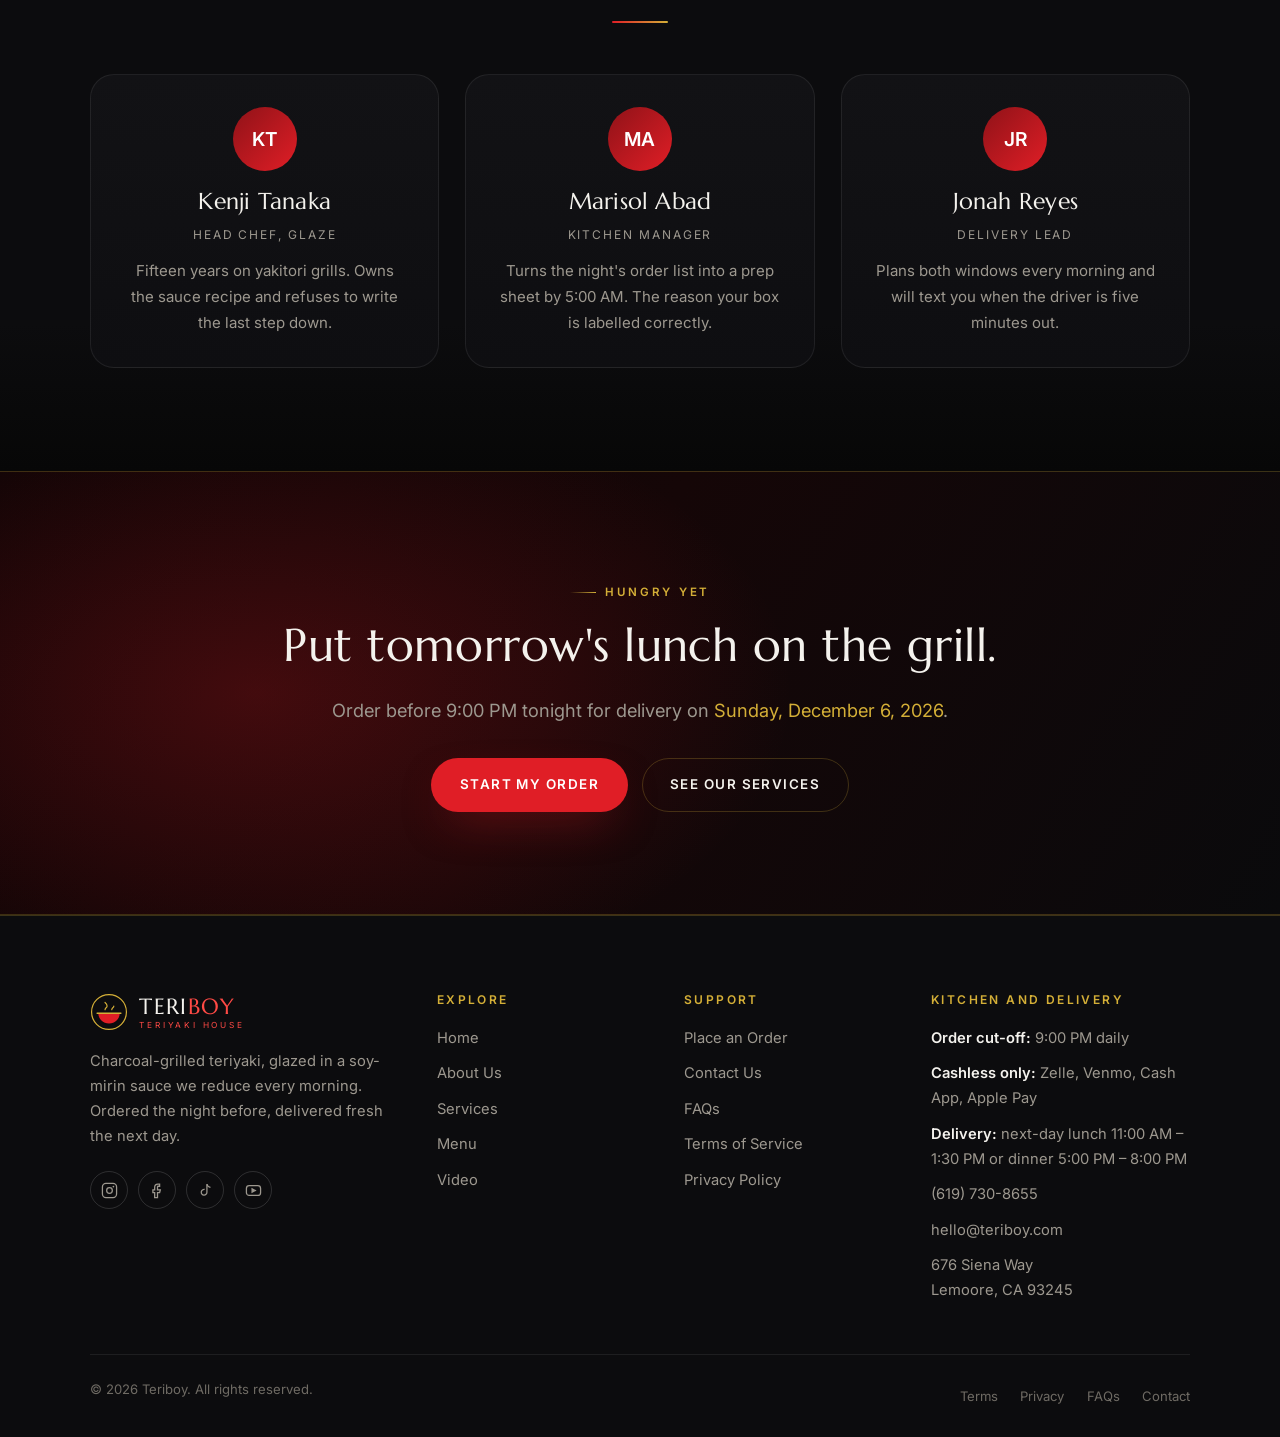
<file: about.html>
<!DOCTYPE html>
<html lang="en">
<head>
<meta charset="utf-8">
<meta name="viewport" content="width=device-width, initial-scale=1">
<script>document.documentElement.className += " js";</script>
<title>About Us | Teriboy Teriyaki House</title>
<meta name="description" content="How Teriboy went from a two-burner stall to a next-day teriyaki kitchen serving NAS Lemoore - the glaze, the charcoal and the reason we ask for a night's notice.">
<link rel="canonical" href="https://teriboy.com/about.html">
<meta name="theme-color" content="#070707">
<meta property="og:type" content="website">
<meta property="og:site_name" content="Teriboy">
<meta property="og:title" content="About Us | Teriboy Teriyaki House">
<meta property="og:description" content="How Teriboy went from a two-burner stall to a next-day teriyaki kitchen serving NAS Lemoore - the glaze, the charcoal and the reason we ask for a night's notice.">
<meta property="og:url" content="https://teriboy.com/about.html">
<meta name="twitter:card" content="summary_large_image">
<link rel="icon" href="assets/img/favicon.svg" type="image/svg+xml">
<link rel="apple-touch-icon" href="assets/img/favicon.svg">
<link rel="preconnect" href="https://fonts.googleapis.com">
<link rel="preconnect" href="https://fonts.gstatic.com" crossorigin>
<link href="https://fonts.googleapis.com/css2?family=Marcellus&amp;family=Inter:wght@400;500;600;700&amp;display=swap" rel="stylesheet">
<link rel="stylesheet" href="assets/css/style.css">

</head>
<body data-page="about">
<a class="skip" href="#main">Skip to content</a>

<div class="topbar">
  Order tonight before <strong>9:00 PM</strong> &mdash; we deliver tomorrow at <strong>lunch or dinner</strong>. Your call.
</div>

<header class="site-header">
  <div class="container">
    <a class="brand" href="index.html" aria-label="Teriboy home">
      <svg class="brand__mark" viewBox="0 0 48 48" fill="none" aria-hidden="true">
        <circle cx="24" cy="24" r="22" stroke="#d4af37" stroke-width="1.5"/>
        <path d="M10.5 25.5h27c0 7.2-6 13-13.5 13s-13.5-5.8-13.5-13Z" fill="#e01e26"/>
        <path d="M9 25.5h30" stroke="#d4af37" stroke-width="1.8" stroke-linecap="round"/>
        <path d="M19 21c0-2.2 2.6-2.4 2.6-4.6S19 12 19 12" stroke="#d4af37" stroke-width="1.5" stroke-linecap="round"/>
        <path d="M27.5 21c0-2.2 2.6-2.4 2.6-4.6" stroke="#d4af37" stroke-width="1.5" stroke-linecap="round"/>
      </svg>
      <span class="brand__name">TERI<span>BOY</span>
        <span class="brand__tag">Teriyaki House</span>
      </span>
    </a>

    <nav class="nav" id="primary-nav" aria-label="Primary">
      <a href="index.html">Home</a>
      <a href="about.html">About</a>
      <a href="services.html">Services</a>
      <a href="menu.html">Menu</a>
      <a href="order.html">Order</a>
      <a href="video.html">Video</a>
      <a href="contact.html">Contact</a>
      <a class="btn btn--sm nav-cta" href="order.html">Order Now</a>
    </nav>

    <a class="btn btn--sm header-cta" href="order.html">Order Now</a>
    <button class="nav-toggle" type="button" aria-label="Menu" aria-expanded="false" aria-controls="primary-nav">
      <span></span><span></span><span></span>
    </button>
  </div>
</header>

<main id="main">

<!-- ============================================================ PAGE HERO -->
<section class="page-hero">
  <div class="container">
    <p class="breadcrumb"><a href="index.html">Home</a> / <span>About</span></p>
    <h1>A grill, a glaze,<br>and one night's notice.</h1>
    <p class="lead">Teriboy started as a two-burner stall with a single recipe. The recipe has not changed. The queue got long enough that we had to start taking orders the night before.</p>
  </div>
</section>

<!-- ============================================================ STORY -->
<section class="section">
  <div class="container split">
    <div class="reveal">
      <span class="eyebrow">Our story</span>
      <h2>We got tired of teriyaki that tasted like sugar</h2>
      <p class="lead">Most of what gets sold as teriyaki is a thickened sauce poured over grilled meat at the last second. It is sweet, it is sticky, and it tastes the same whatever is underneath it.</p>
      <p class="muted">We build ours the other way round. The protein is marinated overnight in soy, sake and aromatics so the seasoning is already inside it. The glaze goes on over live coals in three thin passes, each one setting before the next. What you get is a lacquer &mdash; glossy, faintly smoky, and thin enough that you can still taste the char underneath.</p>
      <p class="muted">It takes time, which is the honest reason we ask you to order the night before. A kitchen that cooks everything to order cannot also cook everything on demand.</p>
      <div class="btn-row">
        <a class="btn" href="menu.html">See what we cook</a>
        <a class="btn btn--ghost" href="order.html">Order for tomorrow</a>
      </div>
    </div>
    <div class="reveal" data-delay="120">
      <div class="plate"><span class="ring"></span><svg viewBox="0 0 120 100" fill="none" aria-hidden="true" focusable="false">
  <ellipse cx="60" cy="78" rx="42" ry="11" fill="#17171c" stroke="#d4af37" stroke-width="1.6"/>
  <g transform="rotate(-14 60 50)">
    <path d="M16 50h88" stroke="#8a6f1e" stroke-width="3.4" stroke-linecap="round"/>
    <rect x="30" y="38" width="20" height="24" rx="8" fill="#e01e26" stroke="#8f1218" stroke-width="1.2"/>
    <rect x="52" y="36" width="20" height="26" rx="8" fill="#c8181f" stroke="#8f1218" stroke-width="1.2"/>
    <rect x="74" y="38" width="20" height="24" rx="8" fill="#e01e26" stroke="#8f1218" stroke-width="1.2"/>
    <circle cx="40" cy="46" r="1.3" fill="#f2dfa0"/>
    <circle cx="62" cy="44" r="1.3" fill="#f2dfa0"/>
    <circle cx="84" cy="46" r="1.3" fill="#f2dfa0"/>
  </g>
  <path d="M40 24c0-3.6 3.6-4 3.6-7.6" stroke="#d4af37" stroke-width="1.3" stroke-linecap="round" opacity=".5"/>
  <path d="M74 22c0-3.2 3.2-3.6 3.2-6.8" stroke="#d4af37" stroke-width="1.3" stroke-linecap="round" opacity=".38"/>
</svg></div>
    </div>
  </div>
</section>

<!-- ============================================================ NUMBERS -->
<section class="section section--tight">
  <div class="container">
    <div class="strip reveal">
      <div><strong>2019</strong><span>First stall</span></div>
      <div><strong>90 min</strong><span>Glaze reduction</span></div>
      <div><strong>40k+</strong><span>Boxes delivered</span></div>
      <div><strong>4.9 / 5</strong><span>Customer rating</span></div>
    </div>
  </div>
</section>

<!-- ============================================================ VALUES -->
<section class="section section--alt">
  <div class="container">
    <div class="section-head section-head--center reveal">
      <span class="eyebrow">What we hold to</span>
      <h2>Four rules in this kitchen</h2>
      <div class="rule"></div>
    </div>
    <div class="grid g-4">
      <article class="card reveal">
        <div class="icon-box icon-box--gold"><svg width="24" height="24" viewBox="0 0 24 24" fill="none" stroke="currentColor" stroke-width="1.7"><path d="M12 3c2 3.5 6 4.5 6 9a6 6 0 0 1-12 0c0-4.5 4-5.5 6-9Z"/></svg></div>
        <h3>Charcoal only</h3>
        <p>Binchotan burns hot and clean. Gas gives you heat; charcoal gives you the smoke that makes the glaze worth eating.</p>
      </article>
      <article class="card reveal" data-delay="80">
        <div class="icon-box"><svg width="24" height="24" viewBox="0 0 24 24" fill="none" stroke="currentColor" stroke-width="1.7"><path d="M4 19h16M7 19V8l5-4 5 4v11"/><path d="M10 19v-6h4v6"/></svg></div>
        <h3>Cooked the same day</h3>
        <p>Nothing is grilled the night before and reheated. Your order is fired the morning it goes out, then packed hot.</p>
      </article>
      <article class="card reveal" data-delay="160">
        <div class="icon-box icon-box--gold"><svg width="24" height="24" viewBox="0 0 24 24" fill="none" stroke="currentColor" stroke-width="1.7"><circle cx="12" cy="12" r="9"/><path d="M12 7v5l3 2" stroke-linecap="round"/></svg></div>
        <h3>Honest timing</h3>
        <p>We would rather tell you tomorrow than promise tonight and hand you something that sat in a warmer for an hour.</p>
      </article>
      <article class="card reveal" data-delay="240">
        <div class="icon-box"><svg width="24" height="24" viewBox="0 0 24 24" fill="none" stroke="currentColor" stroke-width="1.7"><path d="M3 7h18v13H3zM3 7l3-4h12l3 4M9 12h6"/></svg></div>
        <h3>Packed to travel</h3>
        <p>Glaze on the side, greens in their own compartment, rice underneath. It arrives assembled the way it left the pass.</p>
      </article>
    </div>
  </div>
</section>

<!-- ============================================================ TIMELINE -->
<section class="section">
  <div class="container split">
    <div class="reveal">
      <span class="eyebrow">Milestones</span>
      <h2>How we got here</h2>
      <p class="lead">Slower than we planned, which turned out to be the point.</p>
      <ul class="checklist mt-2">
        <li><span><strong>One sauce pot, one grill.</strong> The original reduction is still made in the same eight-litre batches.</span></li>
        <li><span><strong>Every cook trains on the glaze first.</strong> Nobody touches the grill until they can tell a two-pass lacquer from a three.</span></li>
        <li><span><strong>Suppliers we can name.</strong> Chicken and short rib from two farms, salmon from one boat, tofu from a family press three blocks away.</span></li>
      </ul>
    </div>
    <ul class="timeline reveal" data-delay="120">
      <li>
        <time>2019</time>
        <h3>A stall and a queue</h3>
        <p>Two burners at a weekend night market. We sold out by nine every Saturday and started keeping a notebook of names.</p>
      </li>
      <li>
        <time>2021</time>
        <h3>The notebook became a system</h3>
        <p>Pre-orders overtook walk-ups. We stopped guessing quantities and started marinating to an actual list.</p>
      </li>
      <li>
        <time>2023</time>
        <h3>A real kitchen</h3>
        <p>Moved into the Siena Way kitchen with a proper charcoal grill line and cold storage, and added the lunch delivery window.</p>
      </li>
      <li>
        <time>Today</time>
        <h3>Order tonight, eat tomorrow</h3>
        <p>Two delivery windows, office catering, party trays &mdash; all running on the same overnight rhythm we started with.</p>
      </li>
    </ul>
  </div>
</section>

<!-- ============================================================ TEAM -->
<section class="section section--alt">
  <div class="container">
    <div class="section-head section-head--center reveal">
      <span class="eyebrow">The line</span>
      <h2>Who is cooking</h2>
      <div class="rule"></div>
    </div>
    <div class="grid g-3">
      <article class="card center reveal">
        <span class="avatar" style="width:64px;height:64px;font-size:1.2rem;margin:0 auto 1rem">KT</span>
        <h3>Kenji Tanaka</h3>
        <p class="gold" style="font-size:.75rem;letter-spacing:.16em;text-transform:uppercase">Head chef, glaze</p>
        <p>Fifteen years on yakitori grills. Owns the sauce recipe and refuses to write the last step down.</p>
      </article>
      <article class="card center reveal" data-delay="90">
        <span class="avatar" style="width:64px;height:64px;font-size:1.2rem;margin:0 auto 1rem">MA</span>
        <h3>Marisol Abad</h3>
        <p class="gold" style="font-size:.75rem;letter-spacing:.16em;text-transform:uppercase">Kitchen manager</p>
        <p>Turns the night's order list into a prep sheet by 5:00 AM. The reason your box is labelled correctly.</p>
      </article>
      <article class="card center reveal" data-delay="180">
        <span class="avatar" style="width:64px;height:64px;font-size:1.2rem;margin:0 auto 1rem">JR</span>
        <h3>Jonah Reyes</h3>
        <p class="gold" style="font-size:.75rem;letter-spacing:.16em;text-transform:uppercase">Delivery lead</p>
        <p>Plans both windows every morning and will text you when the driver is five minutes out.</p>
      </article>
    </div>
  </div>
</section>

<!-- ============================================================ CTA -->
<section class="section cta-band">
  <div class="container">
    <span class="eyebrow" style="justify-content:center">Hungry yet</span>
    <h2>Put tomorrow's lunch on the grill.</h2>
    <p class="lead">Order before 9:00 PM tonight for delivery on <span class="gold" data-cutoff-date>tomorrow</span>.</p>
    <div class="btn-row btn-row--center">
      <a class="btn" href="order.html">Start my order</a>
      <a class="btn btn--ghost" href="services.html">See our services</a>
    </div>
  </div>
</section>

</main>

<footer class="site-footer">
  <div class="container">
    <div class="footer-grid">
      <div class="footer-brand">
        <a class="brand" href="index.html" aria-label="Teriboy home">
          <svg class="brand__mark" viewBox="0 0 48 48" fill="none" aria-hidden="true">
            <circle cx="24" cy="24" r="22" stroke="#d4af37" stroke-width="1.5"/>
            <path d="M10.5 25.5h27c0 7.2-6 13-13.5 13s-13.5-5.8-13.5-13Z" fill="#e01e26"/>
            <path d="M9 25.5h30" stroke="#d4af37" stroke-width="1.8" stroke-linecap="round"/>
            <path d="M19 21c0-2.2 2.6-2.4 2.6-4.6S19 12 19 12" stroke="#d4af37" stroke-width="1.5" stroke-linecap="round"/>
            <path d="M27.5 21c0-2.2 2.6-2.4 2.6-4.6" stroke="#d4af37" stroke-width="1.5" stroke-linecap="round"/>
          </svg>
          <span class="brand__name">TERI<span>BOY</span>
            <span class="brand__tag">Teriyaki House</span>
          </span>
        </a>
        <p>Charcoal-grilled teriyaki, glazed in a soy-mirin sauce we reduce every morning. Ordered the night before, delivered fresh the next day.</p>
        <div class="socials">
          <a href="https://instagram.com/" aria-label="Teriboy on Instagram" rel="noopener">
            <svg width="17" height="17" viewBox="0 0 24 24" fill="none" stroke="currentColor" stroke-width="1.8"><rect x="2" y="2" width="20" height="20" rx="5"/><circle cx="12" cy="12" r="4"/><circle cx="17.5" cy="6.5" r="1.2" fill="currentColor" stroke="none"/></svg>
          </a>
          <a href="https://facebook.com/" aria-label="Teriboy on Facebook" rel="noopener">
            <svg width="17" height="17" viewBox="0 0 24 24" fill="none" stroke="currentColor" stroke-width="1.8"><path d="M15 3h-2.5A4.5 4.5 0 0 0 8 7.5V11H5.5v4H8v7h4v-7h3l1-4h-4V7.5A1.5 1.5 0 0 1 12.5 6H15V3Z"/></svg>
          </a>
          <a href="https://tiktok.com/" aria-label="Teriboy on TikTok" rel="noopener">
            <svg width="17" height="17" viewBox="0 0 24 24" fill="none" stroke="currentColor" stroke-width="1.8"><path d="M14 3v11.5a4 4 0 1 1-3.2-3.92"/><path d="M14 3c.6 2.6 2.3 4.2 5 4.5"/></svg>
          </a>
          <a href="https://youtube.com/" aria-label="Teriboy on YouTube" rel="noopener">
            <svg width="17" height="17" viewBox="0 0 24 24" fill="none" stroke="currentColor" stroke-width="1.8"><rect x="2" y="5" width="20" height="14" rx="4"/><path d="M10 9.5v5l4.5-2.5L10 9.5Z" fill="currentColor"/></svg>
          </a>
        </div>
      </div>

      <div>
        <h4>Explore</h4>
        <ul class="footer-list">
          <li><a href="index.html">Home</a></li>
          <li><a href="about.html">About Us</a></li>
          <li><a href="services.html">Services</a></li>
          <li><a href="menu.html">Menu</a></li>
          <li><a href="video.html">Video</a></li>
        </ul>
      </div>

      <div>
        <h4>Support</h4>
        <ul class="footer-list">
          <li><a href="order.html">Place an Order</a></li>
          <li><a href="contact.html">Contact Us</a></li>
          <li><a href="faqs.html">FAQs</a></li>
          <li><a href="terms.html">Terms of Service</a></li>
          <li><a href="privacy.html">Privacy Policy</a></li>
        </ul>
      </div>

      <div>
        <h4>Kitchen and Delivery</h4>
        <ul class="footer-list">
          <li><strong>Order cut-off:</strong> 9:00 PM daily</li>
          <li><strong>Cashless only:</strong> Zelle, Venmo, Cash App, Apple Pay</li>
          <li><strong>Delivery:</strong> next-day lunch 11:00 AM &ndash; 1:30 PM or dinner 5:00 PM &ndash; 8:00 PM</li>
          <li><a href="tel:+16197308655">(619) 730-8655</a></li>
          <li><a href="mailto:hello@teriboy.com">hello@teriboy.com</a></li>
          <li>676 Siena Way<br>Lemoore, CA 93245</li>
        </ul>
      </div>
    </div>

    <div class="footer-bottom">
      <p>&copy; <span data-year>2026</span> Teriboy. All rights reserved.</p>
      <nav aria-label="Legal">
        <a href="terms.html">Terms</a>
        <a href="privacy.html">Privacy</a>
        <a href="faqs.html">FAQs</a>
        <a href="contact.html">Contact</a>
      </nav>
    </div>
  </div>
</footer>

<button class="to-top" type="button" aria-label="Back to top" hidden>
  <svg width="20" height="20" viewBox="0 0 24 24" fill="none" stroke="currentColor" stroke-width="2.2" stroke-linecap="round" stroke-linejoin="round" aria-hidden="true">
    <path d="M12 19V5M5 12l7-7 7 7"/>
  </svg>
</button>

<script src="assets/js/main.js"></script>
</body>
</html>
</file>
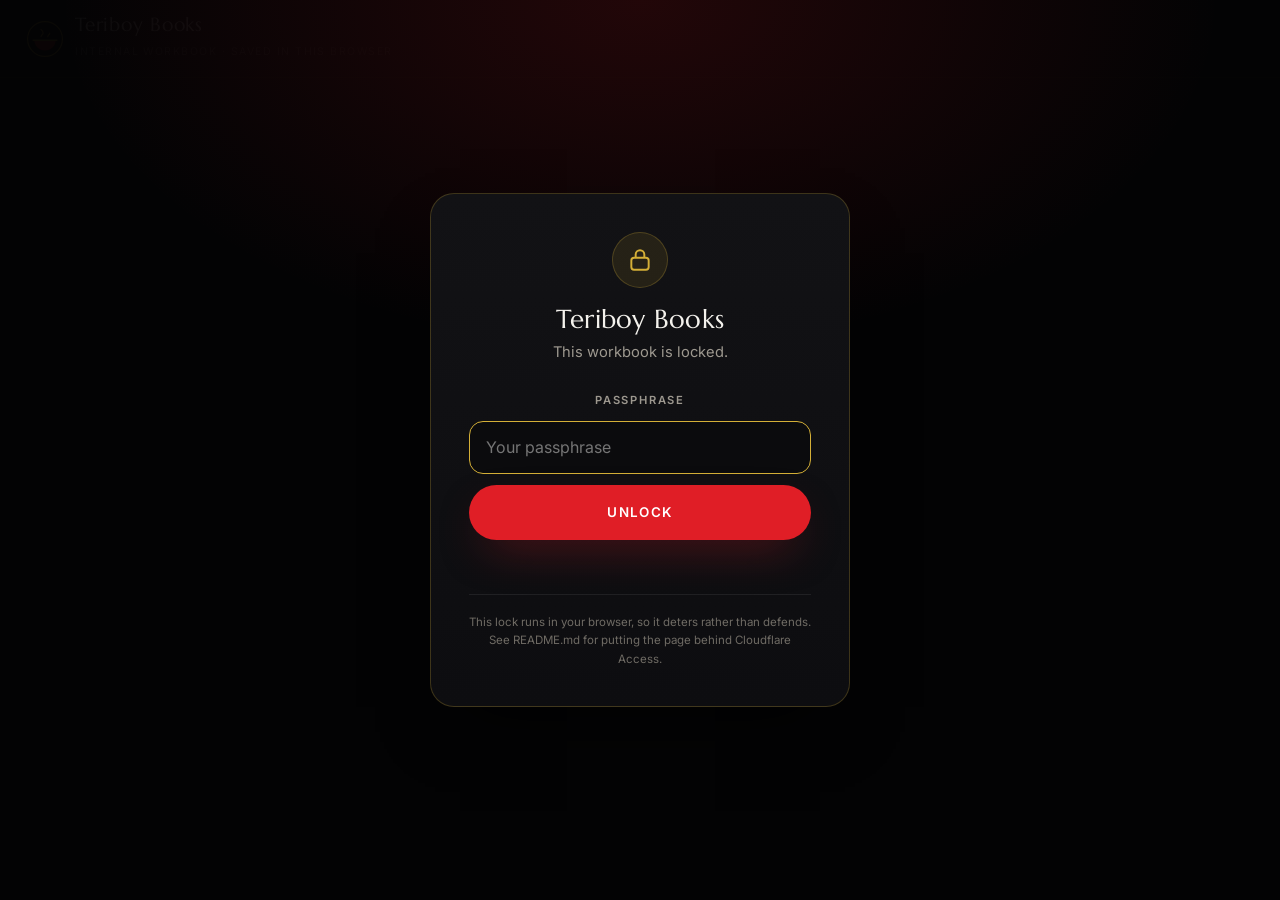
<file: admin.html>
<!DOCTYPE html>
<html lang="en">
<head>
<meta charset="utf-8">
<meta name="viewport" content="width=device-width, initial-scale=1">
<script>document.documentElement.className += " js";</script>
<title>Teriboy Books &mdash; Customers, Reports and Profit</title>
<meta name="description" content="Internal Teriboy workbook: customer records by phone number, daily to annual reports, expenses, income and net profit.">
<meta name="robots" content="noindex, nofollow">
<meta name="theme-color" content="#070707">
<link rel="icon" href="assets/img/favicon.svg" type="image/svg+xml">
<link rel="preconnect" href="https://fonts.googleapis.com">
<link rel="preconnect" href="https://fonts.gstatic.com" crossorigin>
<link href="https://fonts.googleapis.com/css2?family=Marcellus&amp;family=Inter:wght@400;500;600;700&amp;display=swap" rel="stylesheet">
<link rel="stylesheet" href="assets/css/style.css">
<link rel="stylesheet" href="assets/css/admin.css">
<script src="assets/js/admin-auth.js"></script>
</head>
<body class="books" data-page="admin">
<a class="skip" href="#sheet">Skip to the sheet</a>

<header class="books-bar">
  <div class="books-bar__brand">
    <svg class="brand__mark" viewBox="0 0 48 48" fill="none" aria-hidden="true">
      <circle cx="24" cy="24" r="22" stroke="#d4af37" stroke-width="1.5"/>
      <path d="M10.5 25.5h27c0 7.2-6 13-13.5 13s-13.5-5.8-13.5-13Z" fill="#e01e26"/>
      <path d="M9 25.5h30" stroke="#d4af37" stroke-width="1.8" stroke-linecap="round"/>
      <path d="M19 21c0-2.2 2.6-2.4 2.6-4.6S19 12 19 12" stroke="#d4af37" stroke-width="1.5" stroke-linecap="round"/>
      <path d="M27.5 21c0-2.2 2.6-2.4 2.6-4.6" stroke="#d4af37" stroke-width="1.5" stroke-linecap="round"/>
    </svg>
    <span>
      <strong>Teriboy Books</strong>
      <small>Internal workbook &middot; saved in this browser</small>
    </span>
  </div>

  <div class="books-bar__tools">
    <span class="save-state" id="save-state" aria-live="polite">Ready</span>
    <button class="btn btn--sm btn--ghost" type="button" id="backup">Backup</button>
    <button class="btn btn--sm btn--ghost" type="button" id="restore">Restore</button>
    <input type="file" id="restore-file" accept="application/json,.json" hidden>
    <a class="btn btn--sm btn--ghost" href="index.html">Website</a>
  </div>
</header>

<nav class="tabs" role="tablist" aria-label="Workbook tabs">
  <button class="tab is-active" role="tab" type="button" data-tab="customers" aria-selected="true"><span class="tab__no">1</span>Customers</button>
  <button class="tab" role="tab" type="button" data-tab="daily" aria-selected="false"><span class="tab__no">2</span>Daily</button>
  <button class="tab" role="tab" type="button" data-tab="weekly" aria-selected="false"><span class="tab__no">3</span>Weekly</button>
  <button class="tab" role="tab" type="button" data-tab="monthly" aria-selected="false"><span class="tab__no">4</span>Monthly</button>
  <button class="tab" role="tab" type="button" data-tab="quarterly" aria-selected="false"><span class="tab__no">5</span>Quarterly</button>
  <button class="tab" role="tab" type="button" data-tab="semi" aria-selected="false"><span class="tab__no">6</span>Semi-annual</button>
  <button class="tab" role="tab" type="button" data-tab="annual" aria-selected="false"><span class="tab__no">7</span>Annual</button>
  <button class="tab" role="tab" type="button" data-tab="summary" aria-selected="false"><span class="tab__no">8</span>Summary</button>
</nav>

<main id="sheet" class="sheet">

  <!-- ============================================================ 1 CUSTOMERS -->
  <section class="panel-sheet" data-panel="customers">
    <div class="sheet-head">
      <div>
        <h1>Customers</h1>
        <p class="muted">Keyed by phone number. Placing an order for a new number adds the customer here automatically.</p>
      </div>
      <div class="sheet-actions">
        <input type="search" id="customer-search" class="search" placeholder="Search phone, name, command...">
        <button class="btn btn--sm" type="button" id="add-customer">Add customer</button>
        <button class="btn btn--sm btn--ghost" type="button" data-csv="customers">Export CSV</button>
      </div>
    </div>
    <div class="grid-wrap">
      <table class="sheet-table" id="customers-table">
        <thead>
          <tr>
            <th style="width:9.5rem">Phone</th>
            <th style="width:11rem">Name</th>
            <th style="width:12rem">Email</th>
            <th style="width:8rem">Area</th>
            <th style="width:11rem">Building / command</th>
            <th>Notes</th>
            <th class="num" style="width:5rem">Orders</th>
            <th class="num" style="width:7rem">Spent</th>
            <th class="num" style="width:7.5rem">Last order</th>
            <th style="width:3rem"><span class="sr-only">Delete</span></th>
          </tr>
        </thead>
        <tbody></tbody>
      </table>
    </div>
    <p class="empty" id="customers-empty" hidden>No customers yet. Add one, or record an order on the Daily tab.</p>
  </section>

  <!-- ============================================================ 2 DAILY -->
  <section class="panel-sheet" data-panel="daily" hidden>
    <div class="sheet-head">
      <div>
        <h1>Daily report</h1>
        <p class="muted">Every order is recorded here. The other report tabs roll these rows up automatically.</p>
      </div>
      <div class="sheet-actions">
        <label class="inline-label" for="daily-date">Day</label>
        <input type="date" id="daily-date" class="search">
        <button class="btn btn--sm" type="button" id="add-order">Add order</button>
        <button class="btn btn--sm btn--ghost" type="button" data-csv="orders">Export CSV</button>
      </div>
    </div>

    <div class="stat-row" id="daily-stats"></div>

    <div class="grid-wrap">
      <table class="sheet-table" id="orders-table">
        <thead>
          <tr>
            <th style="width:8.5rem">Date</th>
            <th style="width:9rem">Phone</th>
            <th style="width:10rem">Name</th>
            <th style="width:8rem">Portion</th>
            <th style="width:8.5rem">Soda</th>
            <th class="num" style="width:5rem">Mains</th>
            <th>Items</th>
            <th class="num" style="width:6.5rem">Food $</th>
            <th class="num" style="width:6.5rem">Portions $</th>
            <th class="num" style="width:6.5rem">Delivery $</th>
            <th class="num" style="width:7rem">Total</th>
            <th style="width:8rem">Payment</th>
            <th style="width:8rem">Code</th>
            <th style="width:8rem">Status</th>
            <th style="width:3rem"><span class="sr-only">Delete</span></th>
          </tr>
        </thead>
        <tbody></tbody>
      </table>
    </div>
    <p class="empty" id="orders-empty" hidden>No orders on this day. Press <strong>Add order</strong> to start.</p>

    <h2 class="sub-head">Every day so far</h2>
    <div class="grid-wrap">
      <table class="sheet-table report" id="daily-report"><thead></thead><tbody></tbody></table>
    </div>
  </section>

  <!-- ============================================================ 3-7 ROLLUPS -->
  <section class="panel-sheet" data-panel="weekly" hidden>
    <div class="sheet-head">
      <div><h1>Weekly report</h1><p class="muted">Weeks start on Monday. Computed from the orders and expenses you record.</p></div>
      <div class="sheet-actions"><button class="btn btn--sm btn--ghost" type="button" data-csv="weekly">Export CSV</button></div>
    </div>
    <div class="stat-row" data-stats="weekly"></div>
    <div class="grid-wrap"><table class="sheet-table report" data-report="weekly"><thead></thead><tbody></tbody></table></div>
  </section>

  <section class="panel-sheet" data-panel="monthly" hidden>
    <div class="sheet-head">
      <div><h1>Monthly report</h1><p class="muted">Calendar months, newest first.</p></div>
      <div class="sheet-actions"><button class="btn btn--sm btn--ghost" type="button" data-csv="monthly">Export CSV</button></div>
    </div>
    <div class="stat-row" data-stats="monthly"></div>
    <div class="grid-wrap"><table class="sheet-table report" data-report="monthly"><thead></thead><tbody></tbody></table></div>
  </section>

  <section class="panel-sheet" data-panel="quarterly" hidden>
    <div class="sheet-head">
      <div><h1>Quarterly report</h1><p class="muted">Q1 January to March, Q2 April to June, Q3 July to September, Q4 October to December.</p></div>
      <div class="sheet-actions"><button class="btn btn--sm btn--ghost" type="button" data-csv="quarterly">Export CSV</button></div>
    </div>
    <div class="stat-row" data-stats="quarterly"></div>
    <div class="grid-wrap"><table class="sheet-table report" data-report="quarterly"><thead></thead><tbody></tbody></table></div>
  </section>

  <section class="panel-sheet" data-panel="semi" hidden>
    <div class="sheet-head">
      <div><h1>Semi-annual report</h1><p class="muted">H1 is January to June, H2 is July to December.</p></div>
      <div class="sheet-actions"><button class="btn btn--sm btn--ghost" type="button" data-csv="semi">Export CSV</button></div>
    </div>
    <div class="stat-row" data-stats="semi"></div>
    <div class="grid-wrap"><table class="sheet-table report" data-report="semi"><thead></thead><tbody></tbody></table></div>
  </section>

  <section class="panel-sheet" data-panel="annual" hidden>
    <div class="sheet-head">
      <div><h1>Annual report</h1><p class="muted">One row per calendar year.</p></div>
      <div class="sheet-actions"><button class="btn btn--sm btn--ghost" type="button" data-csv="annual">Export CSV</button></div>
    </div>
    <div class="stat-row" data-stats="annual"></div>
    <div class="grid-wrap"><table class="sheet-table report" data-report="annual"><thead></thead><tbody></tbody></table></div>
  </section>

  <!-- ============================================================ 8 SUMMARY -->
  <section class="panel-sheet" data-panel="summary" hidden>
    <div class="sheet-head">
      <div>
        <h1>Expenses, income and net profit</h1>
        <p class="muted">Income comes from the orders you record. Expenses are entered below.</p>
      </div>
      <div class="sheet-actions">
        <label class="inline-label" for="summary-range">Period</label>
        <select id="summary-range" class="search">
          <option value="all">All time</option>
          <option value="year">This year</option>
          <option value="quarter">This quarter</option>
          <option value="month">This month</option>
        </select>
        <button class="btn btn--sm" type="button" id="add-expense">Add expense</button>
        <button class="btn btn--sm btn--ghost" type="button" data-csv="expenses">Export CSV</button>
      </div>
    </div>

    <div class="stat-row stat-row--big" id="summary-stats"></div>

    <div class="summary-split">
      <div>
        <h2 class="sub-head">Expenses</h2>
        <div class="grid-wrap">
          <table class="sheet-table" id="expenses-table">
            <thead>
              <tr>
                <th style="width:8.5rem">Date</th>
                <th style="width:10rem">Category</th>
                <th style="width:10rem">Supplier</th>
                <th>Note</th>
                <th class="num" style="width:7rem">Amount</th>
                <th style="width:3rem"><span class="sr-only">Delete</span></th>
              </tr>
            </thead>
            <tbody></tbody>
          </table>
        </div>
        <p class="empty" id="expenses-empty" hidden>No expenses recorded for this period.</p>
      </div>

      <div>
        <h2 class="sub-head">Where the money went</h2>
        <div class="breakdown" id="expense-breakdown"></div>
      </div>
    </div>
  </section>
</main>

<footer class="books-foot">
  <p>Teriboy Books &middot; data is stored in this browser only. Use <strong>Backup</strong> regularly and keep the file somewhere safe.</p>
</footer>

<button class="to-top" type="button" aria-label="Back to top" hidden>
  <svg width="20" height="20" viewBox="0 0 24 24" fill="none" stroke="currentColor" stroke-width="2.2" stroke-linecap="round" stroke-linejoin="round" aria-hidden="true">
    <path d="M12 19V5M5 12l7-7 7 7"/>
  </svg>
</button>

<script src="assets/js/admin.js"></script>
</body>
</html>
</file>
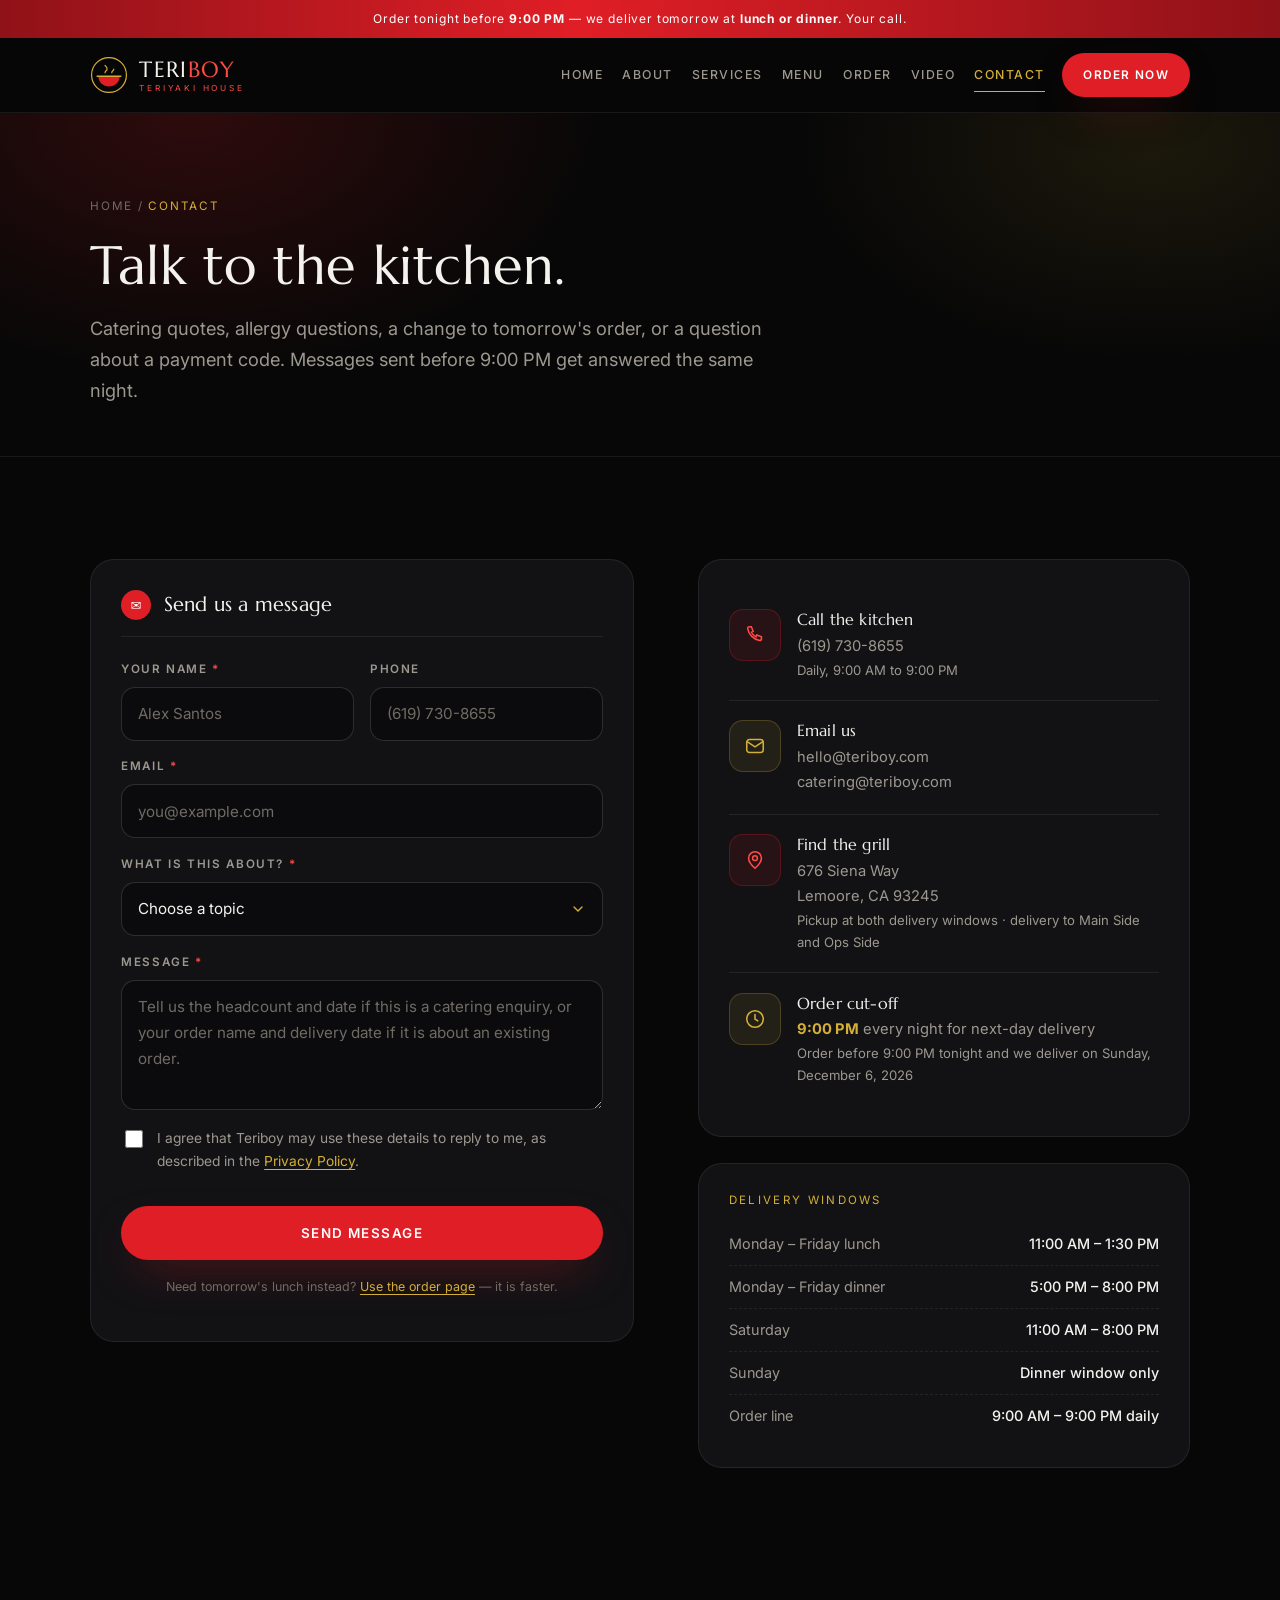
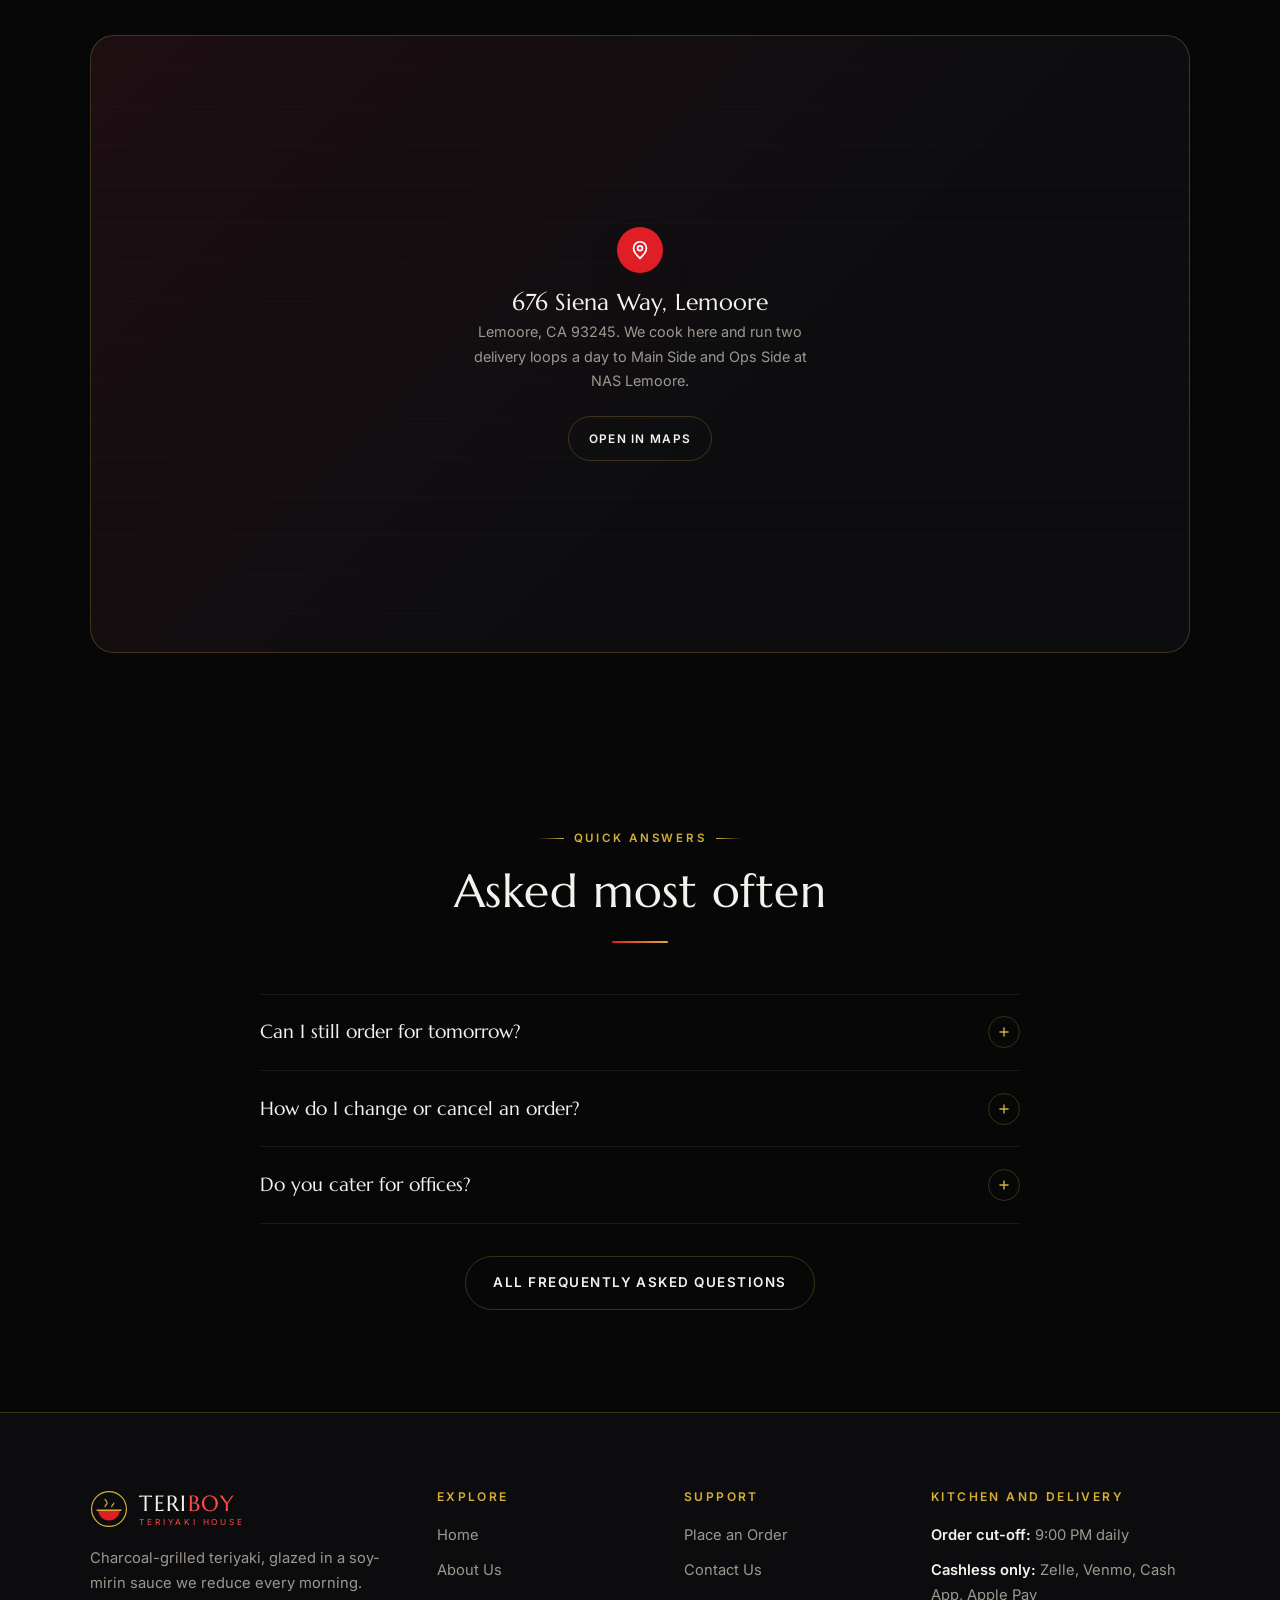
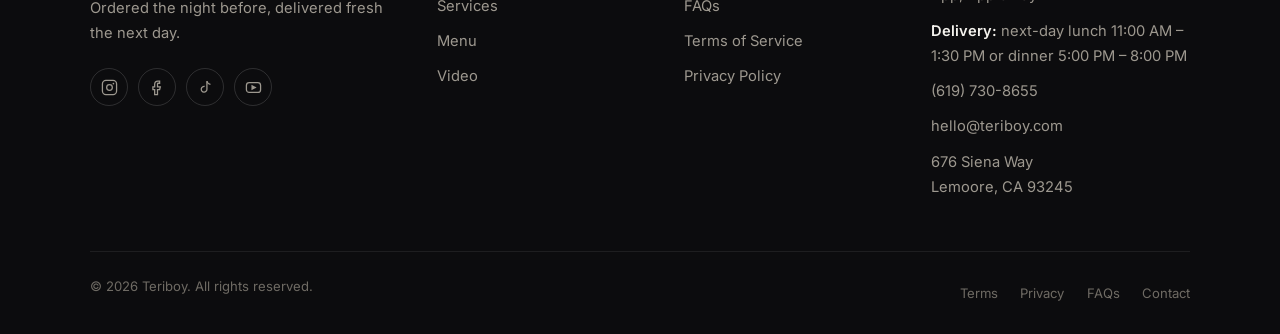
<file: contact.html>
<!DOCTYPE html>
<html lang="en">
<head>
<meta charset="utf-8">
<meta name="viewport" content="width=device-width, initial-scale=1">
<script>document.documentElement.className += " js";</script>
<title>Contact Us | Teriboy Teriyaki House</title>
<meta name="description" content="Call the kitchen at (619) 730-8655, email us, or send a message about catering, allergies, a payment code or an existing order. Messages before 9:00 PM are answered the same night.">
<link rel="canonical" href="https://teriboy.com/contact.html">
<meta name="theme-color" content="#070707">
<meta property="og:type" content="website">
<meta property="og:site_name" content="Teriboy">
<meta property="og:title" content="Contact Us | Teriboy Teriyaki House">
<meta property="og:description" content="Call the kitchen at (619) 730-8655, email us, or send a message about catering, allergies, a payment code or an existing order. Messages before 9:00 PM are answered the same night.">
<meta property="og:url" content="https://teriboy.com/contact.html">
<meta name="twitter:card" content="summary_large_image">
<link rel="icon" href="assets/img/favicon.svg" type="image/svg+xml">
<link rel="apple-touch-icon" href="assets/img/favicon.svg">
<link rel="preconnect" href="https://fonts.googleapis.com">
<link rel="preconnect" href="https://fonts.gstatic.com" crossorigin>
<link href="https://fonts.googleapis.com/css2?family=Marcellus&amp;family=Inter:wght@400;500;600;700&amp;display=swap" rel="stylesheet">
<link rel="stylesheet" href="assets/css/style.css">
<script type="application/ld+json">
{
  "@context": "https://schema.org",
  "@type": "Restaurant",
  "name": "Teriboy",
  "description": "Charcoal-grilled teriyaki - meats, tofu and seafood glazed in a house soy-mirin sauce, served over rice or noodles. Order the night before for next-day lunch or dinner delivery to Main Side and Ops Side at NAS Lemoore.",
  "url": "https://teriboy.com/",
  "telephone": "+1-619-730-8655",
  "email": "hello@teriboy.com",
  "servesCuisine": ["Japanese", "Teriyaki", "Asian"],
  "priceRange": "$$",
  "address": {
    "@type": "PostalAddress",
    "streetAddress": "676 Siena Way",
    "addressLocality": "Lemoore",
    "addressRegion": "CA",
    "postalCode": "93245",
    "addressCountry": "US"
  },
  "hasMenu": "https://teriboy.com/menu.html",
  "areaServed": [
    {"@type": "Place", "name": "NAS Lemoore - Main Side"},
    {"@type": "Place", "name": "NAS Lemoore - Ops Side"},
    {"@type": "City", "name": "Lemoore, California"}
  ],
  "paymentAccepted": "Zelle, Cash",
  "currenciesAccepted": "USD",
  "acceptsReservations": false,
  "openingHoursSpecification": [
    {"@type": "OpeningHoursSpecification", "dayOfWeek": ["Monday","Tuesday","Wednesday","Thursday","Friday","Saturday","Sunday"], "opens": "11:00", "closes": "13:30"},
    {"@type": "OpeningHoursSpecification", "dayOfWeek": ["Monday","Tuesday","Wednesday","Thursday","Friday","Saturday","Sunday"], "opens": "17:00", "closes": "20:00"}
  ],
  "aggregateRating": {"@type": "AggregateRating", "ratingValue": "4.9", "reviewCount": "268"}
}
</script>
</head>
<body data-page="contact">
<a class="skip" href="#main">Skip to content</a>

<div class="topbar">
  Order tonight before <strong>9:00 PM</strong> &mdash; we deliver tomorrow at <strong>lunch or dinner</strong>. Your call.
</div>

<header class="site-header">
  <div class="container">
    <a class="brand" href="index.html" aria-label="Teriboy home">
      <svg class="brand__mark" viewBox="0 0 48 48" fill="none" aria-hidden="true">
        <circle cx="24" cy="24" r="22" stroke="#d4af37" stroke-width="1.5"/>
        <path d="M10.5 25.5h27c0 7.2-6 13-13.5 13s-13.5-5.8-13.5-13Z" fill="#e01e26"/>
        <path d="M9 25.5h30" stroke="#d4af37" stroke-width="1.8" stroke-linecap="round"/>
        <path d="M19 21c0-2.2 2.6-2.4 2.6-4.6S19 12 19 12" stroke="#d4af37" stroke-width="1.5" stroke-linecap="round"/>
        <path d="M27.5 21c0-2.2 2.6-2.4 2.6-4.6" stroke="#d4af37" stroke-width="1.5" stroke-linecap="round"/>
      </svg>
      <span class="brand__name">TERI<span>BOY</span>
        <span class="brand__tag">Teriyaki House</span>
      </span>
    </a>

    <nav class="nav" id="primary-nav" aria-label="Primary">
      <a href="index.html">Home</a>
      <a href="about.html">About</a>
      <a href="services.html">Services</a>
      <a href="menu.html">Menu</a>
      <a href="order.html">Order</a>
      <a href="video.html">Video</a>
      <a href="contact.html">Contact</a>
      <a class="btn btn--sm nav-cta" href="order.html">Order Now</a>
    </nav>

    <a class="btn btn--sm header-cta" href="order.html">Order Now</a>
    <button class="nav-toggle" type="button" aria-label="Menu" aria-expanded="false" aria-controls="primary-nav">
      <span></span><span></span><span></span>
    </button>
  </div>
</header>

<main id="main">

<!-- ============================================================ PAGE HERO -->
<section class="page-hero">
  <div class="container">
    <p class="breadcrumb"><a href="index.html">Home</a> / <span>Contact</span></p>
    <h1>Talk to the kitchen.</h1>
    <p class="lead">Catering quotes, allergy questions, a change to tomorrow's order, or a question about a payment code. Messages sent before 9:00 PM get answered the same night.</p>
  </div>
</section>

<!-- ============================================================ CONTACT -->
<section class="section">
  <div class="container">
    <div class="split" style="align-items:start">

      <!-- FORM -->
      <div class="panel reveal">
        <div class="panel__head"><span class="panel__step">&#9993;</span><h2>Send us a message</h2></div>

        <form id="contact-form" action="https://formspree.io/f/xjyvjzjg" method="POST"
              data-ajax data-success="Thank you. Your message is with the kitchen and we will reply by email, usually within a few hours.">

          <input type="hidden" name="_subject" value="New message from the Teriboy website">
          <input type="hidden" name="form_type" value="Contact">
          <input type="text" name="_gotcha" tabindex="-1" autocomplete="off" style="display:none" aria-hidden="true">

          <div class="field-row">
            <div class="field">
              <label for="c-name">Your name <span class="req">*</span></label>
              <input type="text" id="c-name" name="name" autocomplete="name" placeholder="Alex Santos" required>
            </div>
            <div class="field">
              <label for="c-phone">Phone</label>
              <input type="tel" id="c-phone" name="phone" autocomplete="tel" placeholder="(619) 730-8655">
            </div>
          </div>

          <div class="field">
            <label for="c-email">Email <span class="req">*</span></label>
            <input type="email" id="c-email" name="email" autocomplete="email" placeholder="you@example.com" required>
          </div>

          <div class="field">
            <label for="c-subject">What is this about? <span class="req">*</span></label>
            <select id="c-subject" name="subject" required>
              <option value="">Choose a topic</option>
              <option>General question</option>
              <option>Command or office catering quote</option>
              <option>Party tray booking</option>
              <option>Change or cancel an order</option>
              <option>Payment or payment code question</option>
              <option>Allergies and dietary needs</option>
              <option>Base delivery question (Main Side or Ops Side)</option>
              <option>Feedback or a complaint</option>
              <option>Press, film or partnership</option>
            </select>
          </div>

          <div class="field">
            <label for="c-message">Message <span class="req">*</span></label>
            <textarea id="c-message" name="message" placeholder="Tell us the headcount and date if this is a catering enquiry, or your order name and delivery date if it is about an existing order." required></textarea>
          </div>

          <label class="check">
            <input type="checkbox" name="consent" value="Yes" required>
            <span>I agree that Teriboy may use these details to reply to me, as described in the <a class="gold" href="privacy.html" style="text-decoration:underline;text-underline-offset:3px">Privacy Policy</a>.</span>
          </label>

          <button class="btn btn--full mt-2" type="submit">Send message</button>
          <p class="form-note">Need tomorrow's lunch instead? <a class="gold" href="order.html" style="text-decoration:underline;text-underline-offset:3px">Use the order page</a> &mdash; it is faster.</p>
          <div class="form-status" role="status" aria-live="polite"></div>
        </form>
      </div>

      <!-- DETAILS -->
      <div class="reveal" data-delay="120">
        <div class="panel">
          <div class="contact-card">
            <span class="icon-box" style="margin:0"><svg width="22" height="22" viewBox="0 0 24 24" fill="none" stroke="currentColor" stroke-width="1.7"><path d="M4 5c0-1 1-2 2-2h2l2 5-2 1a12 12 0 0 0 5 5l1-2 5 2v2c0 1-1 2-2 2A16 16 0 0 1 4 5Z"/></svg></span>
            <div>
              <h3>Call the kitchen</h3>
              <p><a href="tel:+16197308655">(619) 730-8655</a></p>
              <p class="muted" style="font-size:.82rem">Daily, 9:00 AM to 9:00 PM</p>
            </div>
          </div>

          <div class="contact-card">
            <span class="icon-box icon-box--gold" style="margin:0"><svg width="22" height="22" viewBox="0 0 24 24" fill="none" stroke="currentColor" stroke-width="1.7"><rect x="3" y="5" width="18" height="14" rx="3"/><path d="m3 7 9 6 9-6"/></svg></span>
            <div>
              <h3>Email us</h3>
              <p><a href="mailto:hello@teriboy.com">hello@teriboy.com</a></p>
              <p><a href="mailto:catering@teriboy.com">catering@teriboy.com</a></p>
            </div>
          </div>

          <div class="contact-card">
            <span class="icon-box" style="margin:0"><svg width="22" height="22" viewBox="0 0 24 24" fill="none" stroke="currentColor" stroke-width="1.7"><path d="M12 21s7-6.3 7-11a7 7 0 1 0-14 0c0 4.7 7 11 7 11Z"/><circle cx="12" cy="10" r="2.6"/></svg></span>
            <div>
              <h3>Find the grill</h3>
              <p>676 Siena Way<br>Lemoore, CA 93245</p>
              <p class="muted" style="font-size:.82rem">Pickup at both delivery windows &middot; delivery to Main Side and Ops Side</p>
            </div>
          </div>

          <div class="contact-card">
            <span class="icon-box icon-box--gold" style="margin:0"><svg width="22" height="22" viewBox="0 0 24 24" fill="none" stroke="currentColor" stroke-width="1.7"><circle cx="12" cy="12" r="9"/><path d="M12 7v5l3 2" stroke-linecap="round"/></svg></span>
            <div>
              <h3>Order cut-off</h3>
              <p><strong class="gold">9:00 PM</strong> every night for next-day delivery</p>
              <p class="muted" style="font-size:.82rem"><span data-cutoff-state>Order before 9:00 PM tonight and we deliver on</span> <span data-cutoff-date>tomorrow</span></p>
            </div>
          </div>
        </div>

        <div class="panel">
          <h4 style="font-family:var(--ff-body);font-size:.72rem;letter-spacing:.2em;text-transform:uppercase;color:var(--gold);margin:0 0 1rem">Delivery windows</h4>
          <ul class="hours">
            <li><span>Monday &ndash; Friday lunch</span><strong>11:00 AM &ndash; 1:30 PM</strong></li>
            <li><span>Monday &ndash; Friday dinner</span><strong>5:00 PM &ndash; 8:00 PM</strong></li>
            <li><span>Saturday</span><strong>11:00 AM &ndash; 8:00 PM</strong></li>
            <li><span>Sunday</span><strong>Dinner window only</strong></li>
            <li><span>Order line</span><strong>9:00 AM &ndash; 9:00 PM daily</strong></li>
          </ul>
        </div>
      </div>
    </div>
  </div>
</section>

<!-- ============================================================ MAP -->
<section class="section section--tight">
  <div class="container">
    <div class="map reveal">
      <div>
        <span class="map__pin"><svg width="22" height="22" viewBox="0 0 24 24" fill="none" stroke="#fff" stroke-width="1.9"><path d="M12 21s7-6.3 7-11a7 7 0 1 0-14 0c0 4.7 7 11 7 11Z"/><circle cx="12" cy="10" r="2.6"/></svg></span>
        <h3 style="margin-bottom:.2rem">676 Siena Way, Lemoore</h3>
        <p class="muted" style="font-size:.9rem;max-width:40ch;margin-inline:auto">Lemoore, CA 93245. We cook here and run two delivery loops a day to Main Side and Ops Side at NAS Lemoore.</p>
        <div class="btn-row btn-row--center" style="margin-top:1.4rem">
          <a class="btn btn--ghost btn--sm" href="https://maps.google.com/?q=676+Siena+Way+Lemoore+CA+93245" rel="noopener">Open in Maps</a>
        </div>
      </div>
    </div>
  </div>
</section>

<!-- ============================================================ QUICK FAQ -->
<section class="section">
  <div class="container container--narrow">
    <div class="section-head section-head--center reveal">
      <span class="eyebrow">Quick answers</span>
      <h2>Asked most often</h2>
      <div class="rule"></div>
    </div>

    <div class="accordion reveal">
      <div class="acc">
        <button class="acc__btn" type="button" aria-expanded="false">
          Can I still order for tomorrow?
          <span class="acc__icon"><svg width="14" height="14" viewBox="0 0 24 24" fill="none" stroke="currentColor" stroke-width="2.4"><path d="M12 5v14M5 12h14" stroke-linecap="round"/></svg></span>
        </button>
        <div class="acc__panel"><div class="acc__panel-inner">
          Yes, as long as it is before 9:00 PM tonight. <span data-cutoff-state>Order before 9:00 PM tonight and we deliver on</span> <strong class="gold" data-cutoff-date>tomorrow</strong>. After the cut-off the order page automatically moves you to the next available day.
        </div></div>
      </div>
      <div class="acc">
        <button class="acc__btn" type="button" aria-expanded="false">
          How do I change or cancel an order?
          <span class="acc__icon"><svg width="14" height="14" viewBox="0 0 24 24" fill="none" stroke="currentColor" stroke-width="2.4"><path d="M12 5v14M5 12h14" stroke-linecap="round"/></svg></span>
        </button>
        <div class="acc__panel"><div class="acc__panel-inner">
          Call <a href="tel:+16197308655">(619) 730-8655</a> or reply to your confirmation email before 9:00 PM the night before delivery. Changes after that point are not possible, because the protein is already in the marinade.
        </div></div>
      </div>
      <div class="acc">
        <button class="acc__btn" type="button" aria-expanded="false">
          Do you cater for offices?
          <span class="acc__icon"><svg width="14" height="14" viewBox="0 0 24 24" fill="none" stroke="currentColor" stroke-width="2.4"><path d="M12 5v14M5 12h14" stroke-linecap="round"/></svg></span>
        </button>
        <div class="acc__panel"><div class="acc__panel-inner">
          We do &mdash; from ten heads upward, with 48 hours' notice. Use the form above with the headcount, date and any dietary needs, and we will send a quote by the next morning. Full details are on the <a href="services.html">services page</a>.
        </div></div>
      </div>
    </div>

    <div class="btn-row btn-row--center reveal">
      <a class="btn btn--ghost" href="faqs.html">All frequently asked questions</a>
    </div>
  </div>
</section>

</main>

<footer class="site-footer">
  <div class="container">
    <div class="footer-grid">
      <div class="footer-brand">
        <a class="brand" href="index.html" aria-label="Teriboy home">
          <svg class="brand__mark" viewBox="0 0 48 48" fill="none" aria-hidden="true">
            <circle cx="24" cy="24" r="22" stroke="#d4af37" stroke-width="1.5"/>
            <path d="M10.5 25.5h27c0 7.2-6 13-13.5 13s-13.5-5.8-13.5-13Z" fill="#e01e26"/>
            <path d="M9 25.5h30" stroke="#d4af37" stroke-width="1.8" stroke-linecap="round"/>
            <path d="M19 21c0-2.2 2.6-2.4 2.6-4.6S19 12 19 12" stroke="#d4af37" stroke-width="1.5" stroke-linecap="round"/>
            <path d="M27.5 21c0-2.2 2.6-2.4 2.6-4.6" stroke="#d4af37" stroke-width="1.5" stroke-linecap="round"/>
          </svg>
          <span class="brand__name">TERI<span>BOY</span>
            <span class="brand__tag">Teriyaki House</span>
          </span>
        </a>
        <p>Charcoal-grilled teriyaki, glazed in a soy-mirin sauce we reduce every morning. Ordered the night before, delivered fresh the next day.</p>
        <div class="socials">
          <a href="https://instagram.com/" aria-label="Teriboy on Instagram" rel="noopener">
            <svg width="17" height="17" viewBox="0 0 24 24" fill="none" stroke="currentColor" stroke-width="1.8"><rect x="2" y="2" width="20" height="20" rx="5"/><circle cx="12" cy="12" r="4"/><circle cx="17.5" cy="6.5" r="1.2" fill="currentColor" stroke="none"/></svg>
          </a>
          <a href="https://facebook.com/" aria-label="Teriboy on Facebook" rel="noopener">
            <svg width="17" height="17" viewBox="0 0 24 24" fill="none" stroke="currentColor" stroke-width="1.8"><path d="M15 3h-2.5A4.5 4.5 0 0 0 8 7.5V11H5.5v4H8v7h4v-7h3l1-4h-4V7.5A1.5 1.5 0 0 1 12.5 6H15V3Z"/></svg>
          </a>
          <a href="https://tiktok.com/" aria-label="Teriboy on TikTok" rel="noopener">
            <svg width="17" height="17" viewBox="0 0 24 24" fill="none" stroke="currentColor" stroke-width="1.8"><path d="M14 3v11.5a4 4 0 1 1-3.2-3.92"/><path d="M14 3c.6 2.6 2.3 4.2 5 4.5"/></svg>
          </a>
          <a href="https://youtube.com/" aria-label="Teriboy on YouTube" rel="noopener">
            <svg width="17" height="17" viewBox="0 0 24 24" fill="none" stroke="currentColor" stroke-width="1.8"><rect x="2" y="5" width="20" height="14" rx="4"/><path d="M10 9.5v5l4.5-2.5L10 9.5Z" fill="currentColor"/></svg>
          </a>
        </div>
      </div>

      <div>
        <h4>Explore</h4>
        <ul class="footer-list">
          <li><a href="index.html">Home</a></li>
          <li><a href="about.html">About Us</a></li>
          <li><a href="services.html">Services</a></li>
          <li><a href="menu.html">Menu</a></li>
          <li><a href="video.html">Video</a></li>
        </ul>
      </div>

      <div>
        <h4>Support</h4>
        <ul class="footer-list">
          <li><a href="order.html">Place an Order</a></li>
          <li><a href="contact.html">Contact Us</a></li>
          <li><a href="faqs.html">FAQs</a></li>
          <li><a href="terms.html">Terms of Service</a></li>
          <li><a href="privacy.html">Privacy Policy</a></li>
        </ul>
      </div>

      <div>
        <h4>Kitchen and Delivery</h4>
        <ul class="footer-list">
          <li><strong>Order cut-off:</strong> 9:00 PM daily</li>
          <li><strong>Cashless only:</strong> Zelle, Venmo, Cash App, Apple Pay</li>
          <li><strong>Delivery:</strong> next-day lunch 11:00 AM &ndash; 1:30 PM or dinner 5:00 PM &ndash; 8:00 PM</li>
          <li><a href="tel:+16197308655">(619) 730-8655</a></li>
          <li><a href="mailto:hello@teriboy.com">hello@teriboy.com</a></li>
          <li>676 Siena Way<br>Lemoore, CA 93245</li>
        </ul>
      </div>
    </div>

    <div class="footer-bottom">
      <p>&copy; <span data-year>2026</span> Teriboy. All rights reserved.</p>
      <nav aria-label="Legal">
        <a href="terms.html">Terms</a>
        <a href="privacy.html">Privacy</a>
        <a href="faqs.html">FAQs</a>
        <a href="contact.html">Contact</a>
      </nav>
    </div>
  </div>
</footer>

<button class="to-top" type="button" aria-label="Back to top" hidden>
  <svg width="20" height="20" viewBox="0 0 24 24" fill="none" stroke="currentColor" stroke-width="2.2" stroke-linecap="round" stroke-linejoin="round" aria-hidden="true">
    <path d="M12 19V5M5 12l7-7 7 7"/>
  </svg>
</button>

<script src="assets/js/main.js"></script>
</body>
</html>
</file>
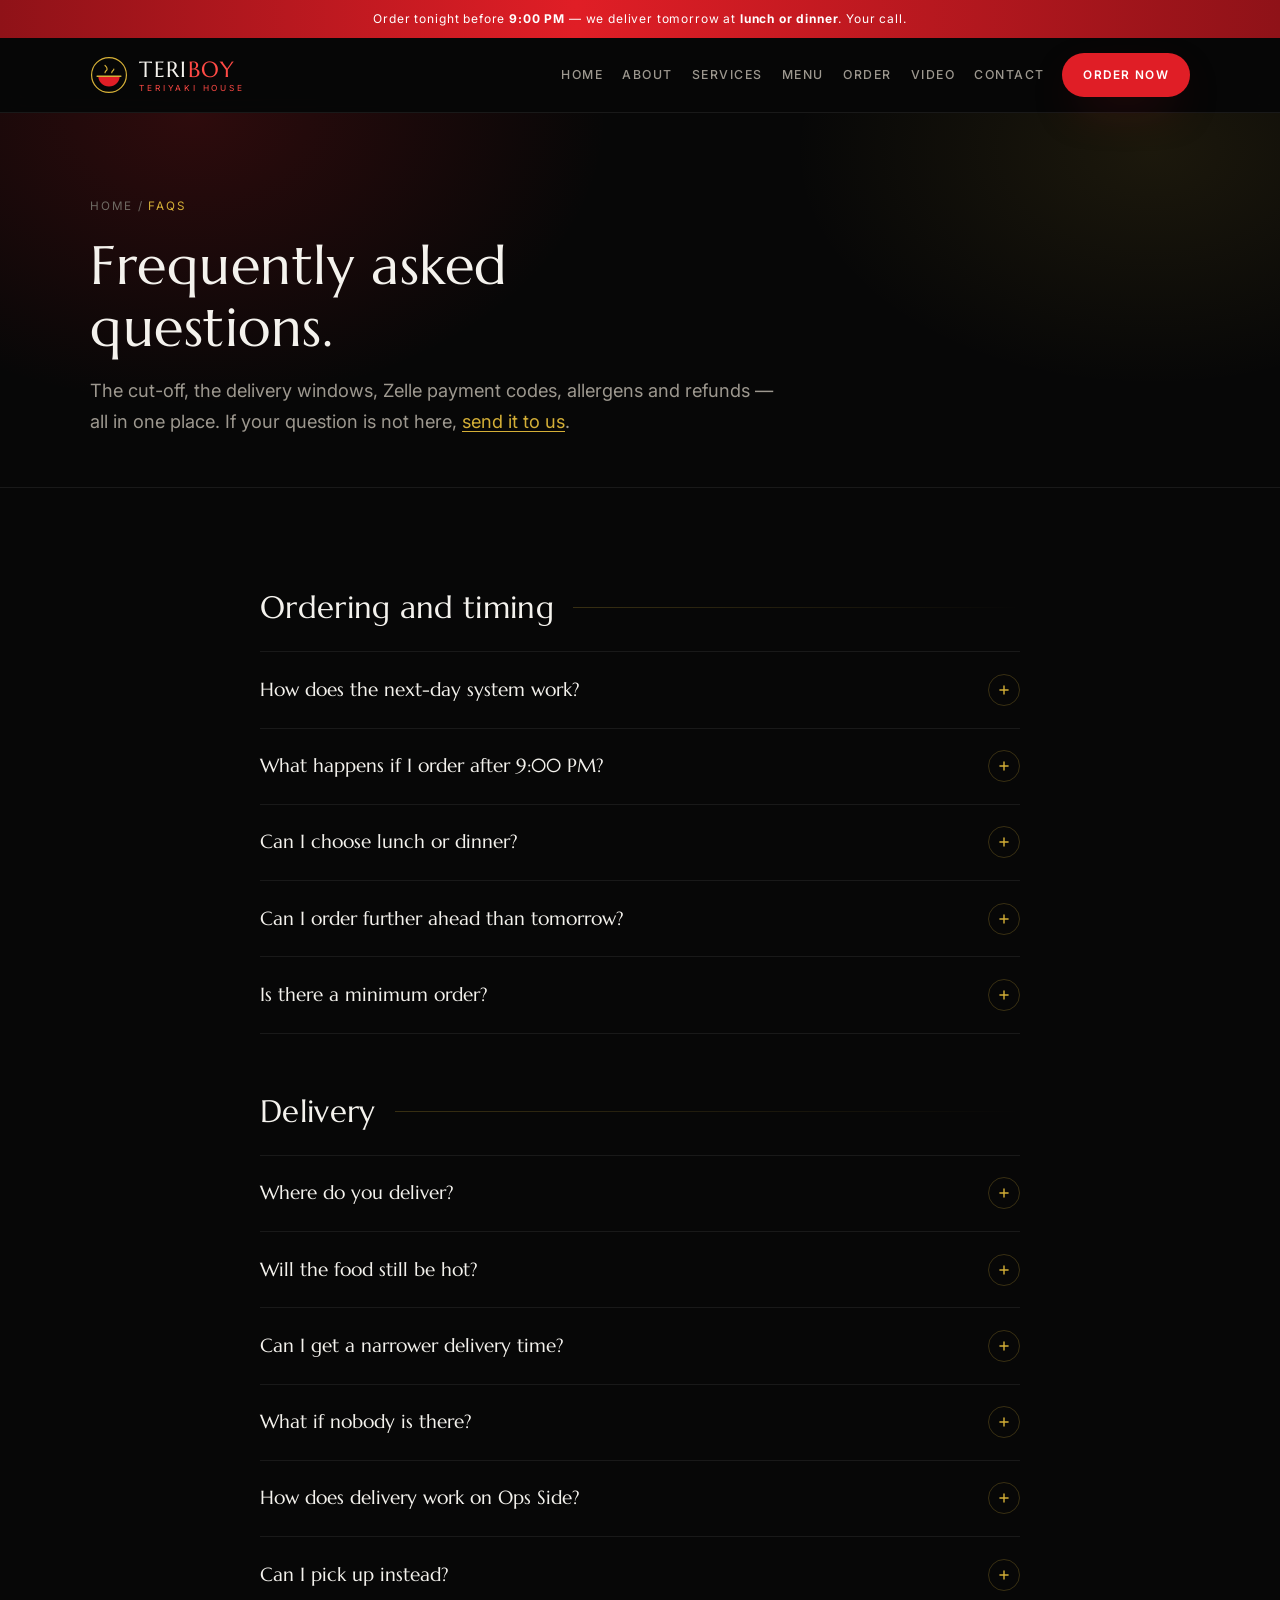
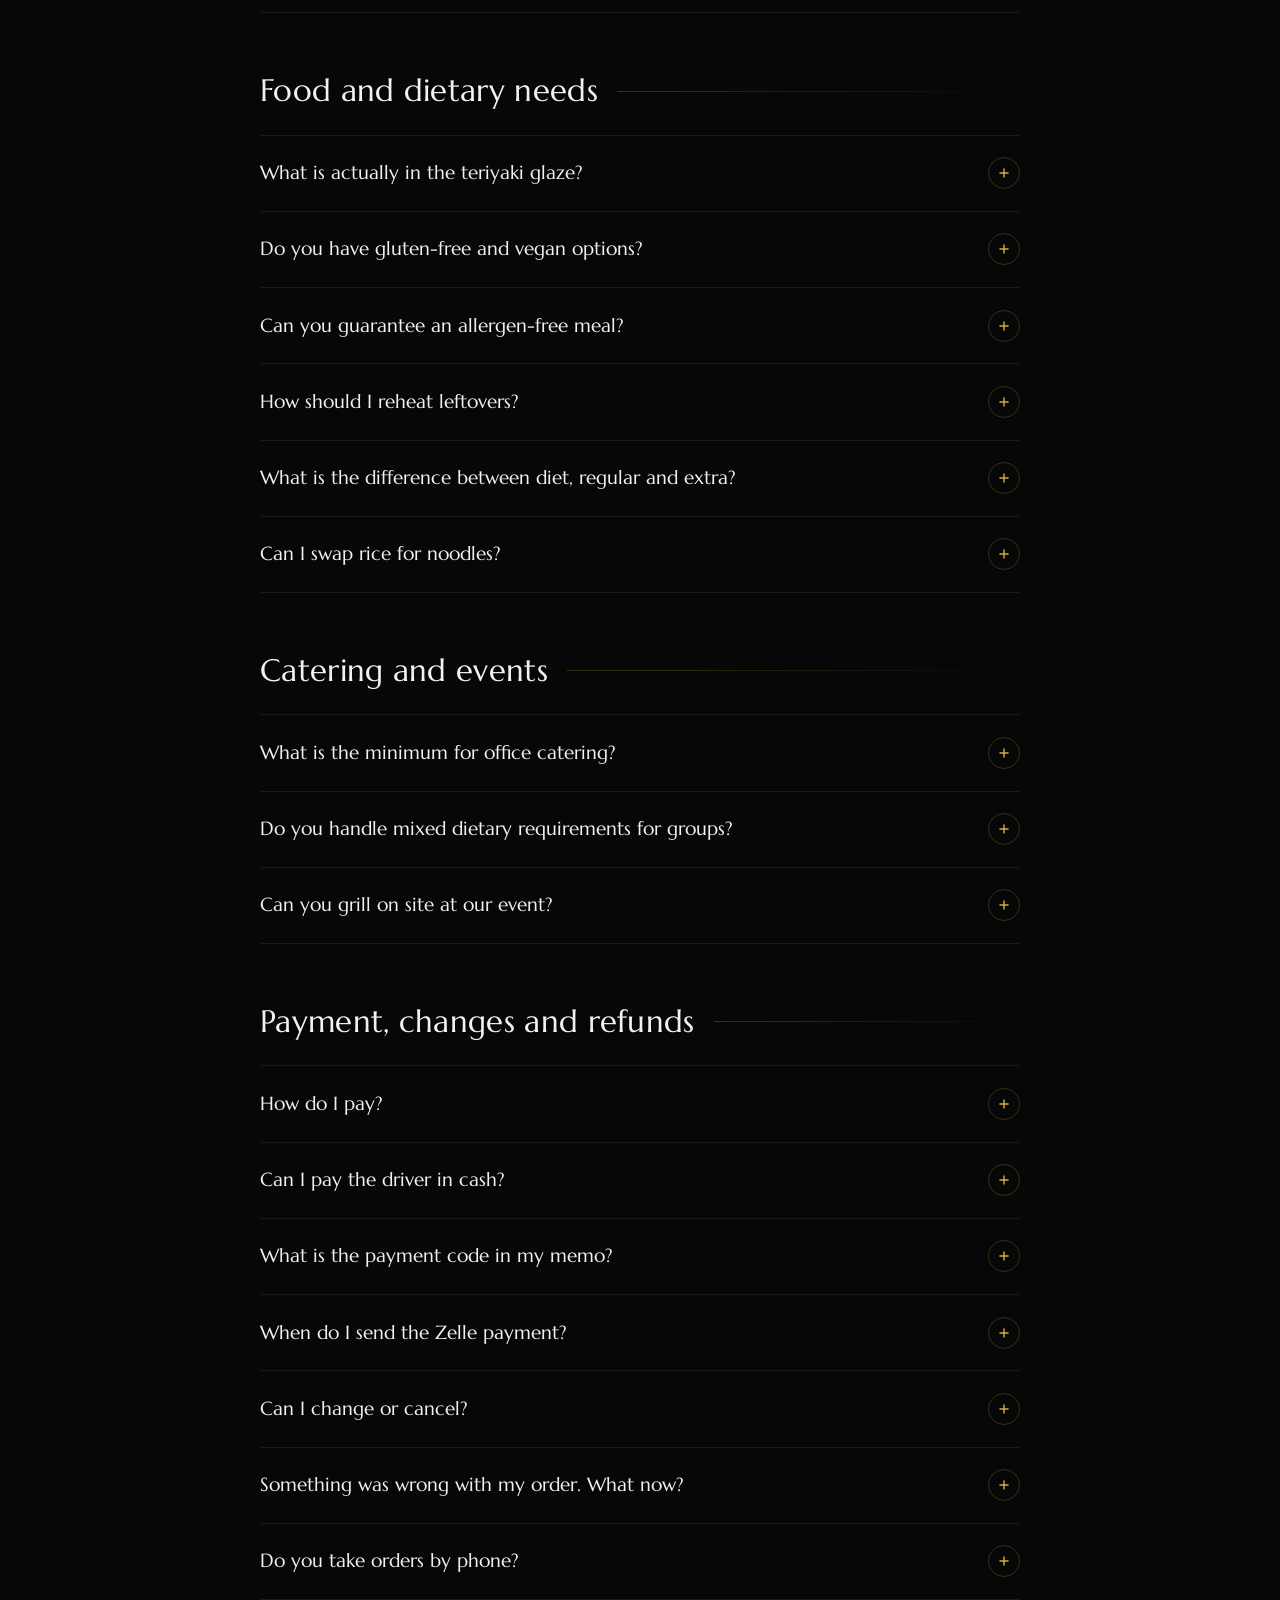
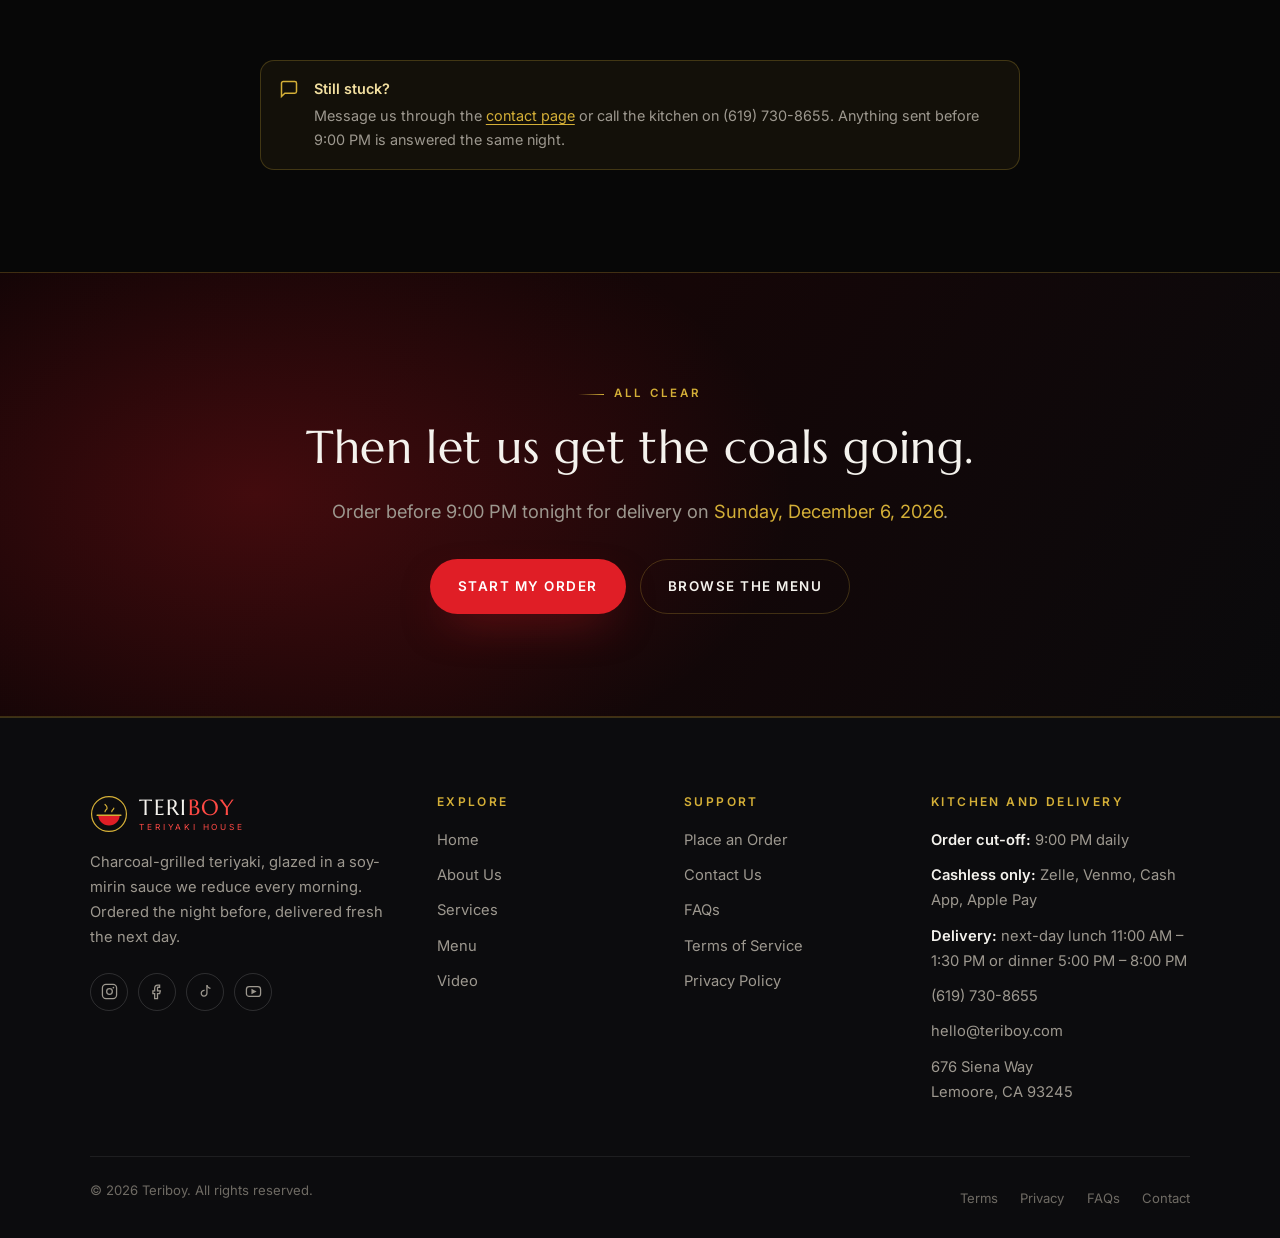
<file: faqs.html>
<!DOCTYPE html>
<html lang="en">
<head>
<meta charset="utf-8">
<meta name="viewport" content="width=device-width, initial-scale=1">
<script>document.documentElement.className += " js";</script>
<title>FAQs | Ordering, Delivery and Allergens | Teriboy</title>
<meta name="description" content="Answers on the 9:00 PM cut-off, next-day lunch and dinner windows, Main Side and Ops Side delivery, Zelle payment codes, gluten-free and vegan options, and refunds.">
<link rel="canonical" href="https://teriboy.com/faqs.html">
<meta name="theme-color" content="#070707">
<meta property="og:type" content="website">
<meta property="og:site_name" content="Teriboy">
<meta property="og:title" content="FAQs | Ordering, Delivery and Allergens | Teriboy">
<meta property="og:description" content="Answers on the 9:00 PM cut-off, next-day lunch and dinner windows, Main Side and Ops Side delivery, Zelle payment codes, gluten-free and vegan options, and refunds.">
<meta property="og:url" content="https://teriboy.com/faqs.html">
<meta name="twitter:card" content="summary_large_image">
<link rel="icon" href="assets/img/favicon.svg" type="image/svg+xml">
<link rel="apple-touch-icon" href="assets/img/favicon.svg">
<link rel="preconnect" href="https://fonts.googleapis.com">
<link rel="preconnect" href="https://fonts.gstatic.com" crossorigin>
<link href="https://fonts.googleapis.com/css2?family=Marcellus&amp;family=Inter:wght@400;500;600;700&amp;display=swap" rel="stylesheet">
<link rel="stylesheet" href="assets/css/style.css">

</head>
<body data-page="faqs">
<a class="skip" href="#main">Skip to content</a>

<div class="topbar">
  Order tonight before <strong>9:00 PM</strong> &mdash; we deliver tomorrow at <strong>lunch or dinner</strong>. Your call.
</div>

<header class="site-header">
  <div class="container">
    <a class="brand" href="index.html" aria-label="Teriboy home">
      <svg class="brand__mark" viewBox="0 0 48 48" fill="none" aria-hidden="true">
        <circle cx="24" cy="24" r="22" stroke="#d4af37" stroke-width="1.5"/>
        <path d="M10.5 25.5h27c0 7.2-6 13-13.5 13s-13.5-5.8-13.5-13Z" fill="#e01e26"/>
        <path d="M9 25.5h30" stroke="#d4af37" stroke-width="1.8" stroke-linecap="round"/>
        <path d="M19 21c0-2.2 2.6-2.4 2.6-4.6S19 12 19 12" stroke="#d4af37" stroke-width="1.5" stroke-linecap="round"/>
        <path d="M27.5 21c0-2.2 2.6-2.4 2.6-4.6" stroke="#d4af37" stroke-width="1.5" stroke-linecap="round"/>
      </svg>
      <span class="brand__name">TERI<span>BOY</span>
        <span class="brand__tag">Teriyaki House</span>
      </span>
    </a>

    <nav class="nav" id="primary-nav" aria-label="Primary">
      <a href="index.html">Home</a>
      <a href="about.html">About</a>
      <a href="services.html">Services</a>
      <a href="menu.html">Menu</a>
      <a href="order.html">Order</a>
      <a href="video.html">Video</a>
      <a href="contact.html">Contact</a>
      <a class="btn btn--sm nav-cta" href="order.html">Order Now</a>
    </nav>

    <a class="btn btn--sm header-cta" href="order.html">Order Now</a>
    <button class="nav-toggle" type="button" aria-label="Menu" aria-expanded="false" aria-controls="primary-nav">
      <span></span><span></span><span></span>
    </button>
  </div>
</header>

<main id="main">

<!-- ============================================================ PAGE HERO -->
<section class="page-hero">
  <div class="container">
    <p class="breadcrumb"><a href="index.html">Home</a> / <span>FAQs</span></p>
    <h1>Frequently asked<br>questions.</h1>
    <p class="lead">The cut-off, the delivery windows, Zelle payment codes, allergens and refunds &mdash; all in one place. If your question is not here, <a class="gold" href="contact.html" style="text-decoration:underline;text-underline-offset:3px">send it to us</a>.</p>
  </div>
</section>

<!-- ============================================================ FAQS -->
<section class="section">
  <div class="container container--narrow">

    <!-- ORDERING -->
    <div class="menu-group reveal">
      <div class="menu-group__head"><h2>Ordering and timing</h2></div>
      <div class="accordion">
        <div class="acc" id="cutoff">
          <button class="acc__btn" type="button" aria-expanded="false">
            How does the next-day system work?
            <span class="acc__icon"><svg width="14" height="14" viewBox="0 0 24 24" fill="none" stroke="currentColor" stroke-width="2.4"><path d="M12 5v14M5 12h14" stroke-linecap="round"/></svg></span>
          </button>
          <div class="acc__panel"><div class="acc__panel-inner">
            You place your order the night before. Anything received before <strong>9:00 PM</strong> is marinated overnight, grilled the next morning and delivered the following day in the window you chose. Right now: <span data-cutoff-state>order before 9:00 PM tonight and we deliver on</span> <strong class="gold" data-cutoff-date>tomorrow</strong>.
          </div></div>
        </div>

        <div class="acc">
          <button class="acc__btn" type="button" aria-expanded="false">
            What happens if I order after 9:00 PM?
            <span class="acc__icon"><svg width="14" height="14" viewBox="0 0 24 24" fill="none" stroke="currentColor" stroke-width="2.4"><path d="M12 5v14M5 12h14" stroke-linecap="round"/></svg></span>
          </button>
          <div class="acc__panel"><div class="acc__panel-inner">
            Nothing is lost &mdash; the order page simply moves your earliest delivery date one day further out and shows you the new date before you submit. The kitchen list is locked at 9:00 PM so the overnight marinade can start.
          </div></div>
        </div>

        <div class="acc">
          <button class="acc__btn" type="button" aria-expanded="false">
            Can I choose lunch or dinner?
            <span class="acc__icon"><svg width="14" height="14" viewBox="0 0 24 24" fill="none" stroke="currentColor" stroke-width="2.4"><path d="M12 5v14M5 12h14" stroke-linecap="round"/></svg></span>
          </button>
          <div class="acc__panel"><div class="acc__panel-inner">
            Yes, and it is the same next day either way. Pick the window at checkout:
            <ul>
              <li><strong>Lunch</strong> &mdash; 11:00 AM to 1:30 PM</li>
              <li><strong>Dinner</strong> &mdash; 5:00 PM to 8:00 PM</li>
            </ul>
            Lunch orders are grilled first thing in the morning; dinner orders go on the coals mid-afternoon so they land fresh.
          </div></div>
        </div>

        <div class="acc">
          <button class="acc__btn" type="button" aria-expanded="false">
            Can I order further ahead than tomorrow?
            <span class="acc__icon"><svg width="14" height="14" viewBox="0 0 24 24" fill="none" stroke="currentColor" stroke-width="2.4"><path d="M12 5v14M5 12h14" stroke-linecap="round"/></svg></span>
          </button>
          <div class="acc__panel"><div class="acc__panel-inner">
            Up to 30 days ahead. Choose any date on the order form &mdash; useful for birthdays, office lunches and standing weekly deliveries. For repeat weekly orders, ask us about the meal plan instead.
          </div></div>
        </div>

        <div class="acc">
          <button class="acc__btn" type="button" aria-expanded="false">
            Is there a minimum order?
            <span class="acc__icon"><svg width="14" height="14" viewBox="0 0 24 24" fill="none" stroke="currentColor" stroke-width="2.4"><path d="M12 5v14M5 12h14" stroke-linecap="round"/></svg></span>
          </button>
          <div class="acc__panel"><div class="acc__panel-inner">
            No minimum anywhere on base. Delivery is a flat $4.90 to Main Side or Ops Side, and free on orders over $60. Pickup at the kitchen has no fee at all.
          </div></div>
        </div>
      </div>
    </div>

    <!-- DELIVERY -->
    <div class="menu-group reveal" id="delivery">
      <div class="menu-group__head"><h2>Delivery</h2></div>
      <div class="accordion">
        <div class="acc">
          <button class="acc__btn" type="button" aria-expanded="false">
            Where do you deliver?
            <span class="acc__icon"><svg width="14" height="14" viewBox="0 0 24 24" fill="none" stroke="currentColor" stroke-width="2.4"><path d="M12 5v14M5 12h14" stroke-linecap="round"/></svg></span>
          </button>
          <div class="acc__panel"><div class="acc__panel-inner">
            Inside NAS Lemoore, both sides of the base: <strong>Main Side</strong> (housing, admin buildings, the NEX area and the schools) and <strong>Ops Side</strong> (squadron spaces, hangars and the flight line buildings). Both get the lunch and the dinner window. Lemoore town and Hanford come next &mdash; until then you are welcome to collect from the kitchen at 676 Siena Way.
          </div></div>
        </div>

        <div class="acc">
          <button class="acc__btn" type="button" aria-expanded="false">
            Will the food still be hot?
            <span class="acc__icon"><svg width="14" height="14" viewBox="0 0 24 24" fill="none" stroke="currentColor" stroke-width="2.4"><path d="M12 5v14M5 12h14" stroke-linecap="round"/></svg></span>
          </button>
          <div class="acc__panel"><div class="acc__panel-inner">
            It leaves the pass at serving temperature and travels in an insulated bag. Boxes are vented so the rice does not steam and the glaze stays glossy. If a delivery arrives cold, tell us the same day and we will replace it or refund it.
          </div></div>
        </div>

        <div class="acc">
          <button class="acc__btn" type="button" aria-expanded="false">
            Can I get a narrower delivery time?
            <span class="acc__icon"><svg width="14" height="14" viewBox="0 0 24 24" fill="none" stroke="currentColor" stroke-width="2.4"><path d="M12 5v14M5 12h14" stroke-linecap="round"/></svg></span>
          </button>
          <div class="acc__panel"><div class="acc__panel-inner">
            We plan the run each morning and text you a 30-minute arrival window plus a message when the driver leaves. If you need a hard time &mdash; a meeting, a class, a delivery dock slot &mdash; put it in the notes and we will build the route around it where we can.
          </div></div>
        </div>

        <div class="acc">
          <button class="acc__btn" type="button" aria-expanded="false">
            What if nobody is there?
            <span class="acc__icon"><svg width="14" height="14" viewBox="0 0 24 24" fill="none" stroke="currentColor" stroke-width="2.4"><path d="M12 5v14M5 12h14" stroke-linecap="round"/></svg></span>
          </button>
          <div class="acc__panel"><div class="acc__panel-inner">
            The driver calls, waits five minutes, then leaves the order at the address if you have told us that is fine. Food left unattended at your instruction is no longer our responsibility &mdash; and unfortunately we cannot refund an order nobody collected.
          </div></div>
        </div>

        <div class="acc">
          <button class="acc__btn" type="button" aria-expanded="false">
            How does delivery work on Ops Side?
            <span class="acc__icon"><svg width="14" height="14" viewBox="0 0 24 24" fill="none" stroke="currentColor" stroke-width="2.4"><path d="M12 5v14M5 12h14" stroke-linecap="round"/></svg></span>
          </button>
          <div class="acc__panel"><div class="acc__panel-inner">
            Same windows, same price. Give us your building, command or squadron and a number we can reach you on, and the driver hands the order over at your building entrance. Duty-section drops are welcome. If your spot needs an escort or a gate meet, put it in the notes and we will plan the run around it.
          </div></div>
        </div>

        
        <div class="acc">
          <button class="acc__btn" type="button" aria-expanded="false">
            Can I pick up instead?
            <span class="acc__icon"><svg width="14" height="14" viewBox="0 0 24 24" fill="none" stroke="currentColor" stroke-width="2.4"><path d="M12 5v14M5 12h14" stroke-linecap="round"/></svg></span>
          </button>
          <div class="acc__panel"><div class="acc__panel-inner">
            Yes, and there is no delivery fee. Note it in the order notes and collect at the Siena Way kitchen during either window. We will have it bagged under your name.
          </div></div>
        </div>
      </div>
    </div>

    <!-- FOOD -->
    <div class="menu-group reveal" id="food">
      <div class="menu-group__head"><h2>Food and dietary needs</h2></div>
      <div class="accordion">
        <div class="acc">
          <button class="acc__btn" type="button" aria-expanded="false">
            What is actually in the teriyaki glaze?
            <span class="acc__icon"><svg width="14" height="14" viewBox="0 0 24 24" fill="none" stroke="currentColor" stroke-width="2.4"><path d="M12 5v14M5 12h14" stroke-linecap="round"/></svg></span>
          </button>
          <div class="acc__panel"><div class="acc__panel-inner">
            Naturally brewed soy sauce, real mirin, sake and raw cane sugar, reduced for about 90 minutes. Ginger and garlic go into some variations. No corn syrup, no thickeners and no colouring &mdash; the shine comes from the reduction.
          </div></div>
        </div>

        <div class="acc">
          <button class="acc__btn" type="button" aria-expanded="false">
            Do you have gluten-free and vegan options?
            <span class="acc__icon"><svg width="14" height="14" viewBox="0 0 24 24" fill="none" stroke="currentColor" stroke-width="2.4"><path d="M12 5v14M5 12h14" stroke-linecap="round"/></svg></span>
          </button>
          <div class="acc__panel"><div class="acc__panel-inner">
            Both. A tamari-based glaze replaces the standard one at no extra charge on any dish &mdash; ask in the notes field. Ginger tofu, the grilled vegetable bowl, nasu teriyaki and tempeh teriyaki are all vegan as listed.
          </div></div>
        </div>

        <div class="acc">
          <button class="acc__btn" type="button" aria-expanded="false">
            Can you guarantee an allergen-free meal?
            <span class="acc__icon"><svg width="14" height="14" viewBox="0 0 24 24" fill="none" stroke="currentColor" stroke-width="2.4"><path d="M12 5v14M5 12h14" stroke-linecap="round"/></svg></span>
          </button>
          <div class="acc__panel"><div class="acc__panel-inner">
            Honestly, no. We take allergies seriously and will change ingredients, boards and pans for your order, but soy, wheat, sesame, shellfish, fish and egg are all handled in one kitchen. If your allergy is severe, please tell us before you order so we can talk it through properly.
          </div></div>
        </div>

        <div class="acc">
          <button class="acc__btn" type="button" aria-expanded="false">
            How should I reheat leftovers?
            <span class="acc__icon"><svg width="14" height="14" viewBox="0 0 24 24" fill="none" stroke="currentColor" stroke-width="2.4"><path d="M12 5v14M5 12h14" stroke-linecap="round"/></svg></span>
          </button>
          <div class="acc__panel"><div class="acc__panel-inner">
            Rice and protein separately. A hot dry pan for two minutes on the protein brings the glaze back; the microwave is fine for rice with a splash of water and a cover. Eat within 24 hours and keep it refrigerated in the meantime.
          </div></div>
        </div>

        <div class="acc">
          <button class="acc__btn" type="button" aria-expanded="false">
            What is the difference between diet, regular and extra?
            <span class="acc__icon"><svg width="14" height="14" viewBox="0 0 24 24" fill="none" stroke="currentColor" stroke-width="2.4"><path d="M12 5v14M5 12h14" stroke-linecap="round"/></svg></span>
          </button>
          <div class="acc__panel"><div class="acc__panel-inner">
            It is how much goes on the plate. You pick one portion size at checkout and it applies to every main in the order.
            <ul>
              <li><strong>Diet</strong> &mdash; 1 cup of rice, extra vegetables, the full protein portion. <strong class="gold">+$1.50</strong> a plate.</li>
              <li><strong>Regular</strong> &mdash; 2 cups of rice, vegetables, protein. No upcharge.</li>
              <li><strong>Extra</strong> &mdash; 2.5 cups of rice, more vegetables, more protein and a soda in the box. <strong class="gold">+$3.99</strong> a plate, or <strong class="gold">+$5.99</strong> if you want a Monster instead of a regular soda.</li>
            </ul>
            Sides and drinks are priced on their own and are not affected by the portion size.
          </div></div>
        </div>

        <div class="acc">
          <button class="acc__btn" type="button" aria-expanded="false">
            Can I swap rice for noodles?
            <span class="acc__icon"><svg width="14" height="14" viewBox="0 0 24 24" fill="none" stroke="currentColor" stroke-width="2.4"><path d="M12 5v14M5 12h14" stroke-linecap="round"/></svg></span>
          </button>
          <div class="acc__panel"><div class="acc__panel-inner">
            Free of charge. Buckwheat soba instead of short-grain rice on any main. Garlic fried rice is $2.50 extra and cauliflower rice $2.00. Set the default on the order form and note per-dish swaps in the notes.
          </div></div>
        </div>
      </div>
    </div>

    <!-- CATERING -->
    <div class="menu-group reveal" id="catering">
      <div class="menu-group__head"><h2>Catering and events</h2></div>
      <div class="accordion">
        <div class="acc">
          <button class="acc__btn" type="button" aria-expanded="false">
            What is the minimum for office catering?
            <span class="acc__icon"><svg width="14" height="14" viewBox="0 0 24 24" fill="none" stroke="currentColor" stroke-width="2.4"><path d="M12 5v14M5 12h14" stroke-linecap="round"/></svg></span>
          </button>
          <div class="acc__panel"><div class="acc__panel-inner">
            Ten heads, with 48 hours' notice rather than one night. Bento sets start at $16.50 per head; a build-your-own bowl bar with warmers and a runner starts at $19.50. Party trays for six to twenty need only the usual overnight notice.
          </div></div>
        </div>

        <div class="acc">
          <button class="acc__btn" type="button" aria-expanded="false">
            Do you handle mixed dietary requirements for groups?
            <span class="acc__icon"><svg width="14" height="14" viewBox="0 0 24 24" fill="none" stroke="currentColor" stroke-width="2.4"><path d="M12 5v14M5 12h14" stroke-linecap="round"/></svg></span>
          </button>
          <div class="acc__panel"><div class="acc__panel-inner">
            Routinely. Send the headcount split &mdash; how many vegan, gluten-free, no-shellfish and so on &mdash; and every box comes labelled with the name and the dietary marker on the lid.
          </div></div>
        </div>

        <div class="acc">
          <button class="acc__btn" type="button" aria-expanded="false">
            Can you grill on site at our event?
            <span class="acc__icon"><svg width="14" height="14" viewBox="0 0 24 24" fill="none" stroke="currentColor" stroke-width="2.4"><path d="M12 5v14M5 12h14" stroke-linecap="round"/></svg></span>
          </button>
          <div class="acc__panel"><div class="acc__panel-inner">
            For twenty guests and up, with seven days' notice and somewhere safe to set up charcoal. Packages start at $890 and include a cook, a griller, skewers going out continuously and all the clearing up.
          </div></div>
        </div>
      </div>
    </div>

    <!-- PAYMENT -->
    <div class="menu-group reveal" id="payments">
      <div class="menu-group__head"><h2>Payment, changes and refunds</h2></div>
      <div class="accordion">
        <div class="acc">
          <button class="acc__btn" type="button" aria-expanded="false">
            How do I pay?
            <span class="acc__icon"><svg width="14" height="14" viewBox="0 0 24 24" fill="none" stroke="currentColor" stroke-width="2.4"><path d="M12 5v14M5 12h14" stroke-linecap="round"/></svg></span>
          </button>
          <div class="acc__panel"><div class="acc__panel-inner">
            Teriboy is <strong>strictly cashless</strong>: Zelle, Venmo, Cash App or Apple Pay. Our drivers carry no money and cannot take payment at the door. When you place an order the site issues a payment code that looks like <strong class="gold">1-26253</strong> &mdash; send the exact total from your app and type that code in the memo or note field. No card details are ever entered on this website.
          </div></div>
        </div>

        <div class="acc">
          <button class="acc__btn" type="button" aria-expanded="false">
            Can I pay the driver in cash?
            <span class="acc__icon"><svg width="14" height="14" viewBox="0 0 24 24" fill="none" stroke="currentColor" stroke-width="2.4"><path d="M12 5v14M5 12h14" stroke-linecap="round"/></svg></span>
          </button>
          <div class="acc__panel"><div class="acc__panel-inner">
            No &mdash; we are strictly cashless. Our drivers carry no money, cannot give change and cannot take a card at the door. Everything is paid before delivery through one of four apps:
            <ul>
              <li><strong>Zelle</strong></li>
              <li><strong>Venmo</strong></li>
              <li><strong>Cash App</strong></li>
              <li><strong>Apple Pay</strong></li>
            </ul>
            It keeps the runs quick and it keeps our drivers safe. If none of those work for you, call <a href="tel:+16197308655">(619) 730-8655</a> before the cut-off and we will sort something out.
          </div></div>
        </div>

        <div class="acc" id="payment-code">
          <button class="acc__btn" type="button" aria-expanded="false">
            What is the payment code in my memo?
            <span class="acc__icon"><svg width="14" height="14" viewBox="0 0 24 24" fill="none" stroke="currentColor" stroke-width="2.4"><path d="M12 5v14M5 12h14" stroke-linecap="round"/></svg></span>
          </button>
          <div class="acc__panel"><div class="acc__panel-inner">
            It is how we match your Zelle payment to your food. Every order gets its own code built from the Julian date &mdash; <strong class="gold">1-26253</strong> means order number 1 on day 253 of 2026. Put it in the Zelle memo exactly as it appears on your confirmation screen.
            <ul>
              <li>The number before the dash is your order number for that day.</li>
              <li>The five digits after it are the year and the day of the year.</li>
              <li>Lost it? Reply to your confirmation email or call us and we will read it back to you.</li>
            </ul>
            A payment with no code still reaches us, it just takes longer to match &mdash; and we cannot start an order we have not matched.
          </div></div>
        </div>

        <div class="acc">
          <button class="acc__btn" type="button" aria-expanded="false">
            When do I send the Zelle payment?
            <span class="acc__icon"><svg width="14" height="14" viewBox="0 0 24 24" fill="none" stroke="currentColor" stroke-width="2.4"><path d="M12 5v14M5 12h14" stroke-linecap="round"/></svg></span>
          </button>
          <div class="acc__panel"><div class="acc__panel-inner">
            Before the 9:00 PM cut-off on the night you order. That is when the list closes and the marinade starts, so an unpaid order cannot go on it. If the transfer will not go through, call <a href="tel:+16197308655">(619) 730-8655</a> before the cut-off and we will hold your spot.
          </div></div>
        </div>

        
        
        <div class="acc">
          <button class="acc__btn" type="button" aria-expanded="false">
            Can I change or cancel?
            <span class="acc__icon"><svg width="14" height="14" viewBox="0 0 24 24" fill="none" stroke="currentColor" stroke-width="2.4"><path d="M12 5v14M5 12h14" stroke-linecap="round"/></svg></span>
          </button>
          <div class="acc__panel"><div class="acc__panel-inner">
            Free of charge up to 9:00 PM the night before delivery &mdash; call <a href="tel:+16197308655">(619) 730-8655</a> or reply to your confirmation. After the cut-off the ingredients are portioned and marinated, so changes are no longer possible and cancellations are charged in full. Catering cancellations need 48 hours.
          </div></div>
        </div>

        <div class="acc">
          <button class="acc__btn" type="button" aria-expanded="false">
            Something was wrong with my order. What now?
            <span class="acc__icon"><svg width="14" height="14" viewBox="0 0 24 24" fill="none" stroke="currentColor" stroke-width="2.4"><path d="M12 5v14M5 12h14" stroke-linecap="round"/></svg></span>
          </button>
          <div class="acc__panel"><div class="acc__panel-inner">
            Tell us the same day, with a photo if you can. Missing or incorrect items are refunded or replaced on your next delivery, your choice. We would rather fix it than argue about it.
          </div></div>
        </div>

        <div class="acc">
          <button class="acc__btn" type="button" aria-expanded="false">
            Do you take orders by phone?
            <span class="acc__icon"><svg width="14" height="14" viewBox="0 0 24 24" fill="none" stroke="currentColor" stroke-width="2.4"><path d="M12 5v14M5 12h14" stroke-linecap="round"/></svg></span>
          </button>
          <div class="acc__panel"><div class="acc__panel-inner">
            Yes &mdash; <a href="tel:+16197308655">(619) 730-8655</a>, 9:00 AM to 9:00 PM daily. The same 9:00 PM cut-off applies, and we will read the order back to you before it goes on the list.
          </div></div>
        </div>
      </div>
    </div>

    <div class="notice reveal">
      <svg width="20" height="20" viewBox="0 0 24 24" fill="none" stroke="currentColor" stroke-width="1.8"><path d="M21 15a2 2 0 0 1-2 2H7l-4 4V5a2 2 0 0 1 2-2h14a2 2 0 0 1 2 2Z"/></svg>
      <div>
        <strong>Still stuck?</strong>
        Message us through the <a class="gold" href="contact.html" style="text-decoration:underline;text-underline-offset:3px">contact page</a> or call the kitchen on (619) 730-8655. Anything sent before 9:00 PM is answered the same night.
      </div>
    </div>
  </div>
</section>

<!-- ============================================================ CTA -->
<section class="section cta-band">
  <div class="container">
    <span class="eyebrow" style="justify-content:center">All clear</span>
    <h2>Then let us get the coals going.</h2>
    <p class="lead">Order before 9:00 PM tonight for delivery on <span class="gold" data-cutoff-date>tomorrow</span>.</p>
    <div class="btn-row btn-row--center">
      <a class="btn" href="order.html">Start my order</a>
      <a class="btn btn--ghost" href="menu.html">Browse the menu</a>
    </div>
  </div>
</section>

</main>

<footer class="site-footer">
  <div class="container">
    <div class="footer-grid">
      <div class="footer-brand">
        <a class="brand" href="index.html" aria-label="Teriboy home">
          <svg class="brand__mark" viewBox="0 0 48 48" fill="none" aria-hidden="true">
            <circle cx="24" cy="24" r="22" stroke="#d4af37" stroke-width="1.5"/>
            <path d="M10.5 25.5h27c0 7.2-6 13-13.5 13s-13.5-5.8-13.5-13Z" fill="#e01e26"/>
            <path d="M9 25.5h30" stroke="#d4af37" stroke-width="1.8" stroke-linecap="round"/>
            <path d="M19 21c0-2.2 2.6-2.4 2.6-4.6S19 12 19 12" stroke="#d4af37" stroke-width="1.5" stroke-linecap="round"/>
            <path d="M27.5 21c0-2.2 2.6-2.4 2.6-4.6" stroke="#d4af37" stroke-width="1.5" stroke-linecap="round"/>
          </svg>
          <span class="brand__name">TERI<span>BOY</span>
            <span class="brand__tag">Teriyaki House</span>
          </span>
        </a>
        <p>Charcoal-grilled teriyaki, glazed in a soy-mirin sauce we reduce every morning. Ordered the night before, delivered fresh the next day.</p>
        <div class="socials">
          <a href="https://instagram.com/" aria-label="Teriboy on Instagram" rel="noopener">
            <svg width="17" height="17" viewBox="0 0 24 24" fill="none" stroke="currentColor" stroke-width="1.8"><rect x="2" y="2" width="20" height="20" rx="5"/><circle cx="12" cy="12" r="4"/><circle cx="17.5" cy="6.5" r="1.2" fill="currentColor" stroke="none"/></svg>
          </a>
          <a href="https://facebook.com/" aria-label="Teriboy on Facebook" rel="noopener">
            <svg width="17" height="17" viewBox="0 0 24 24" fill="none" stroke="currentColor" stroke-width="1.8"><path d="M15 3h-2.5A4.5 4.5 0 0 0 8 7.5V11H5.5v4H8v7h4v-7h3l1-4h-4V7.5A1.5 1.5 0 0 1 12.5 6H15V3Z"/></svg>
          </a>
          <a href="https://tiktok.com/" aria-label="Teriboy on TikTok" rel="noopener">
            <svg width="17" height="17" viewBox="0 0 24 24" fill="none" stroke="currentColor" stroke-width="1.8"><path d="M14 3v11.5a4 4 0 1 1-3.2-3.92"/><path d="M14 3c.6 2.6 2.3 4.2 5 4.5"/></svg>
          </a>
          <a href="https://youtube.com/" aria-label="Teriboy on YouTube" rel="noopener">
            <svg width="17" height="17" viewBox="0 0 24 24" fill="none" stroke="currentColor" stroke-width="1.8"><rect x="2" y="5" width="20" height="14" rx="4"/><path d="M10 9.5v5l4.5-2.5L10 9.5Z" fill="currentColor"/></svg>
          </a>
        </div>
      </div>

      <div>
        <h4>Explore</h4>
        <ul class="footer-list">
          <li><a href="index.html">Home</a></li>
          <li><a href="about.html">About Us</a></li>
          <li><a href="services.html">Services</a></li>
          <li><a href="menu.html">Menu</a></li>
          <li><a href="video.html">Video</a></li>
        </ul>
      </div>

      <div>
        <h4>Support</h4>
        <ul class="footer-list">
          <li><a href="order.html">Place an Order</a></li>
          <li><a href="contact.html">Contact Us</a></li>
          <li><a href="faqs.html">FAQs</a></li>
          <li><a href="terms.html">Terms of Service</a></li>
          <li><a href="privacy.html">Privacy Policy</a></li>
        </ul>
      </div>

      <div>
        <h4>Kitchen and Delivery</h4>
        <ul class="footer-list">
          <li><strong>Order cut-off:</strong> 9:00 PM daily</li>
          <li><strong>Cashless only:</strong> Zelle, Venmo, Cash App, Apple Pay</li>
          <li><strong>Delivery:</strong> next-day lunch 11:00 AM &ndash; 1:30 PM or dinner 5:00 PM &ndash; 8:00 PM</li>
          <li><a href="tel:+16197308655">(619) 730-8655</a></li>
          <li><a href="mailto:hello@teriboy.com">hello@teriboy.com</a></li>
          <li>676 Siena Way<br>Lemoore, CA 93245</li>
        </ul>
      </div>
    </div>

    <div class="footer-bottom">
      <p>&copy; <span data-year>2026</span> Teriboy. All rights reserved.</p>
      <nav aria-label="Legal">
        <a href="terms.html">Terms</a>
        <a href="privacy.html">Privacy</a>
        <a href="faqs.html">FAQs</a>
        <a href="contact.html">Contact</a>
      </nav>
    </div>
  </div>
</footer>

<button class="to-top" type="button" aria-label="Back to top" hidden>
  <svg width="20" height="20" viewBox="0 0 24 24" fill="none" stroke="currentColor" stroke-width="2.2" stroke-linecap="round" stroke-linejoin="round" aria-hidden="true">
    <path d="M12 19V5M5 12l7-7 7 7"/>
  </svg>
</button>

<script src="assets/js/main.js"></script>
</body>
</html>
</file>
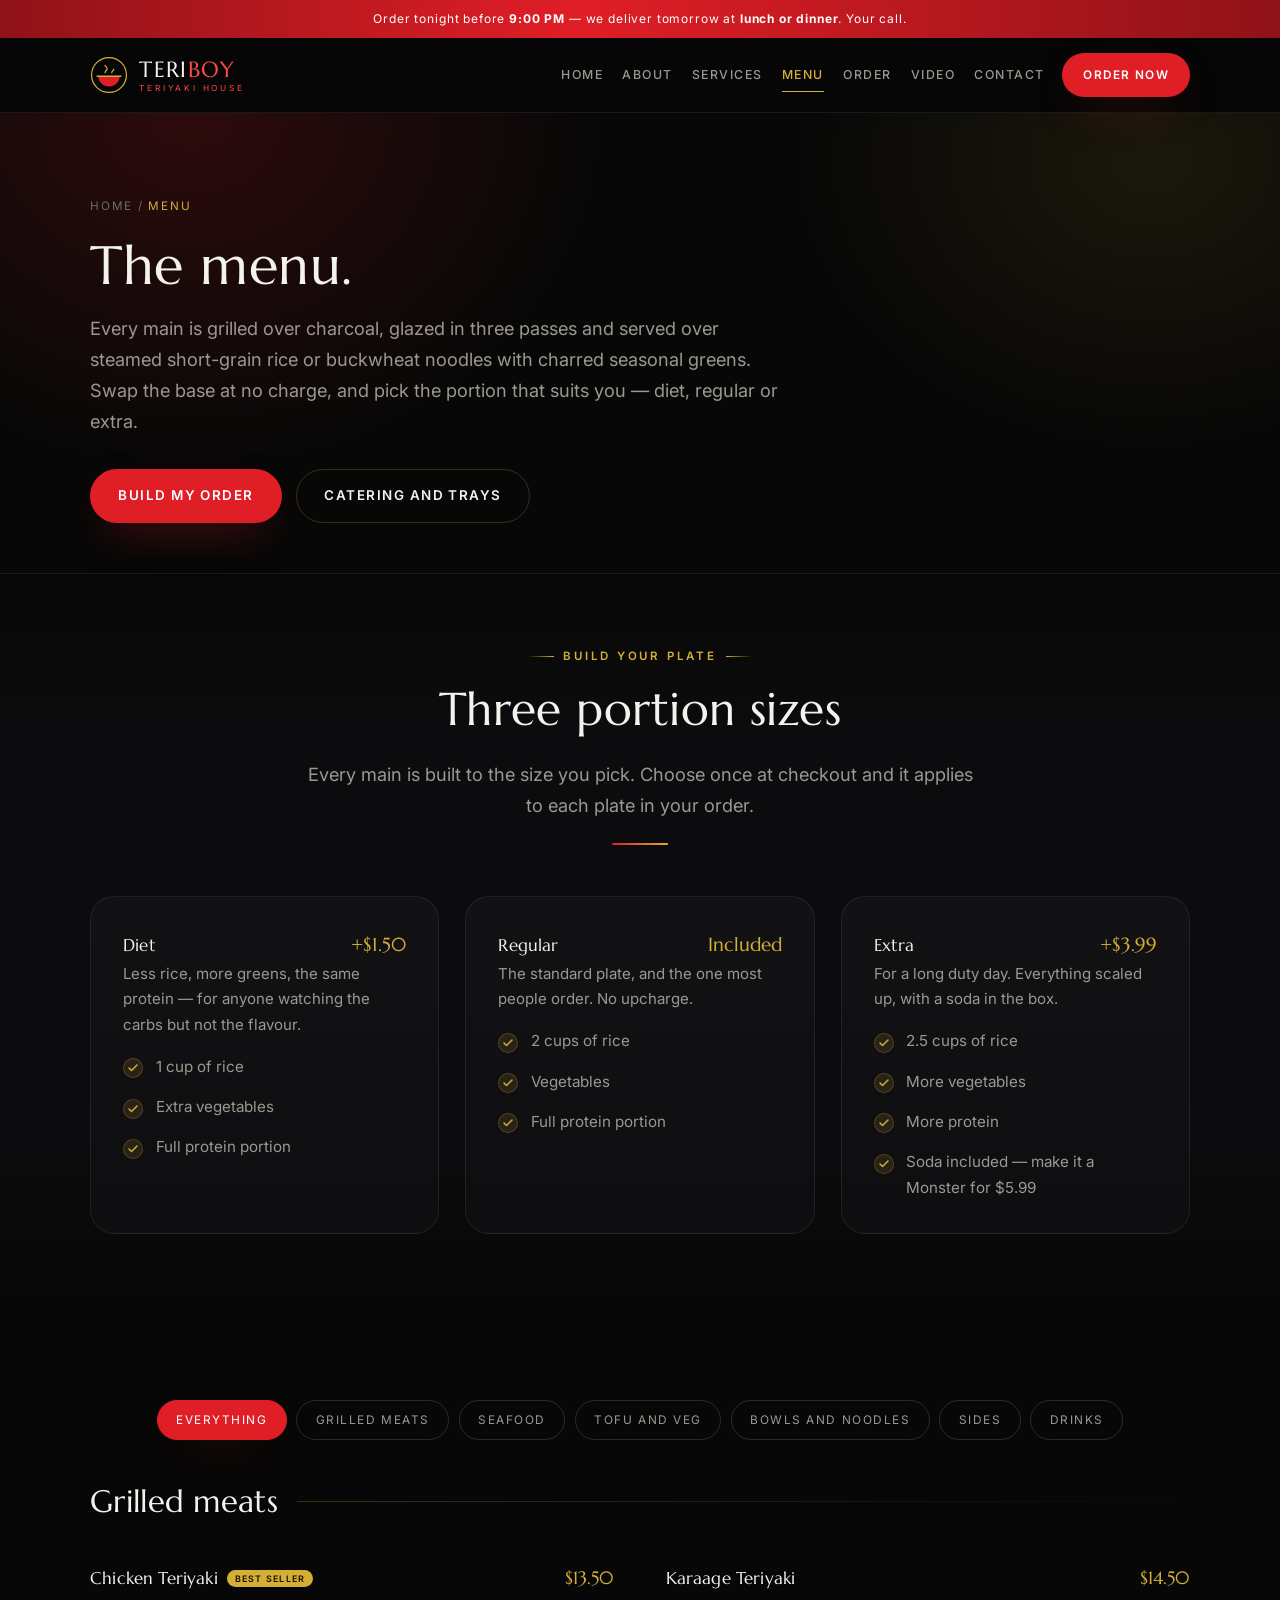
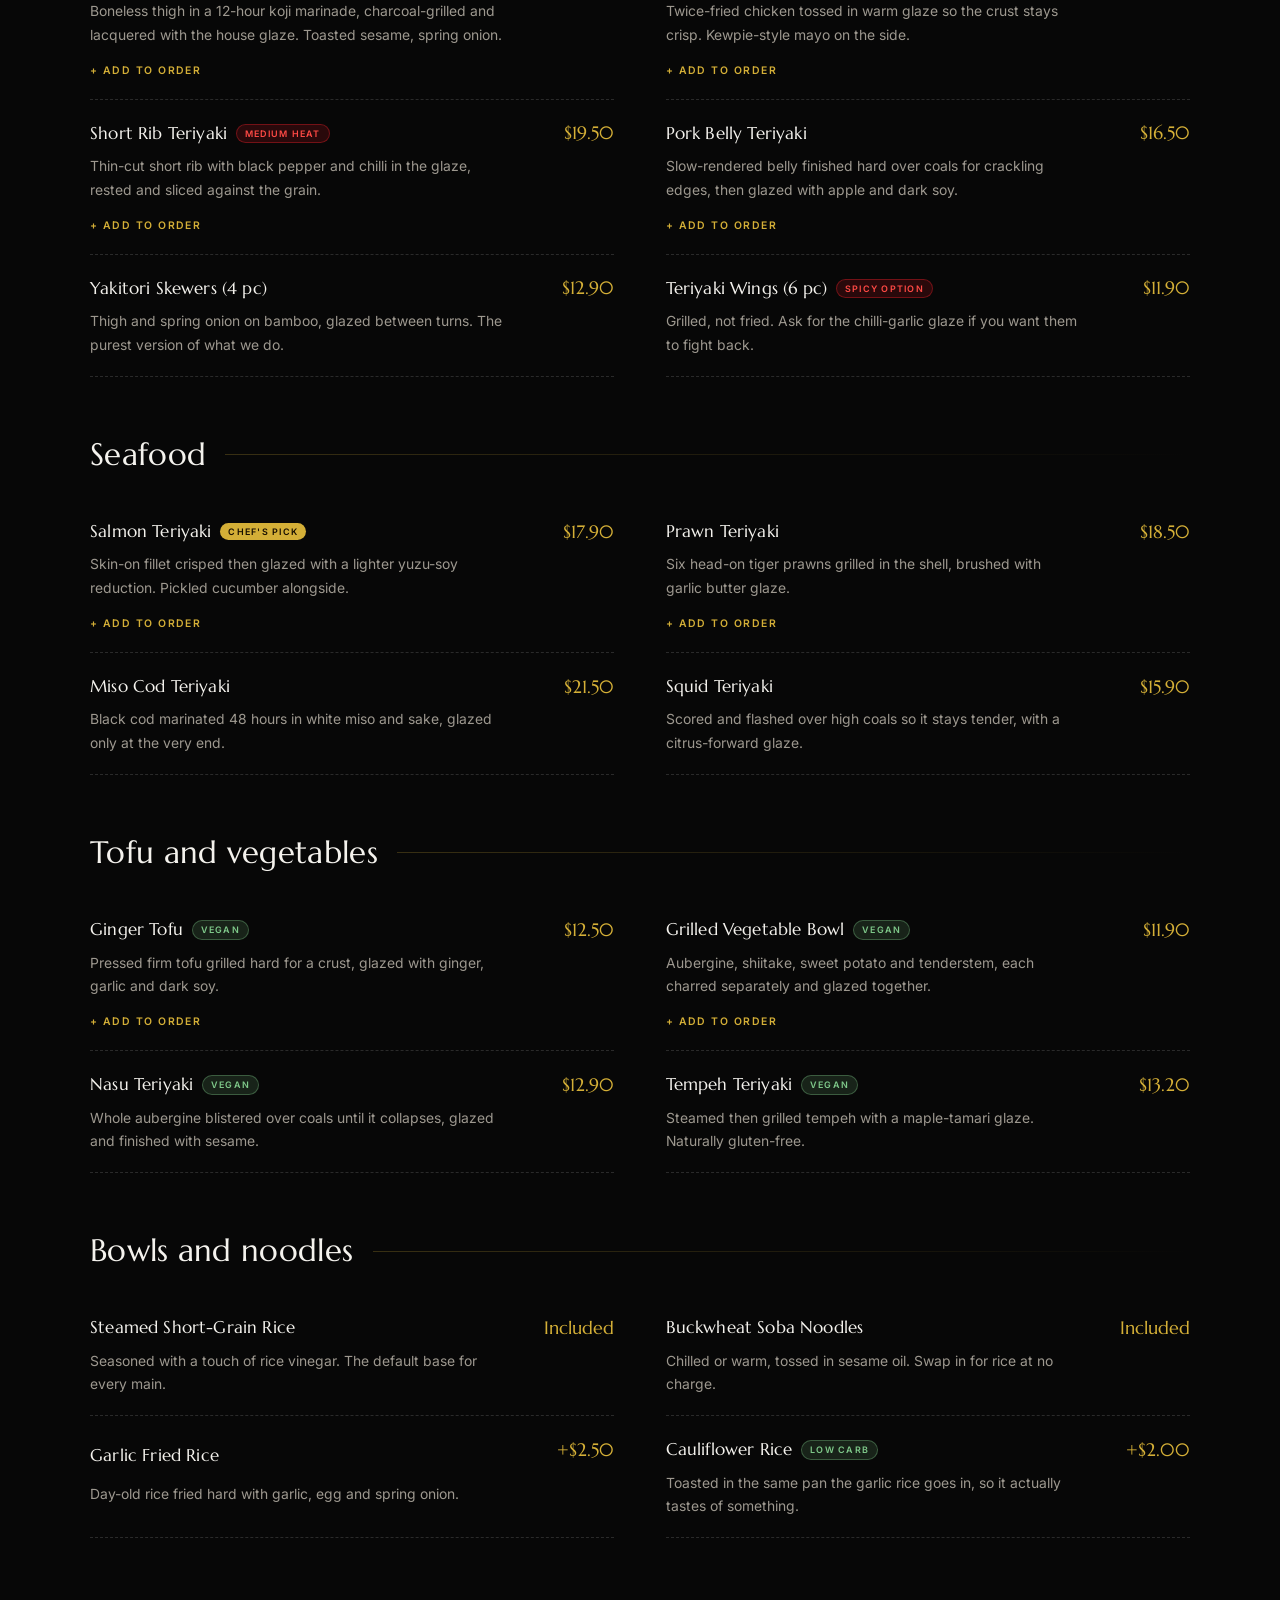
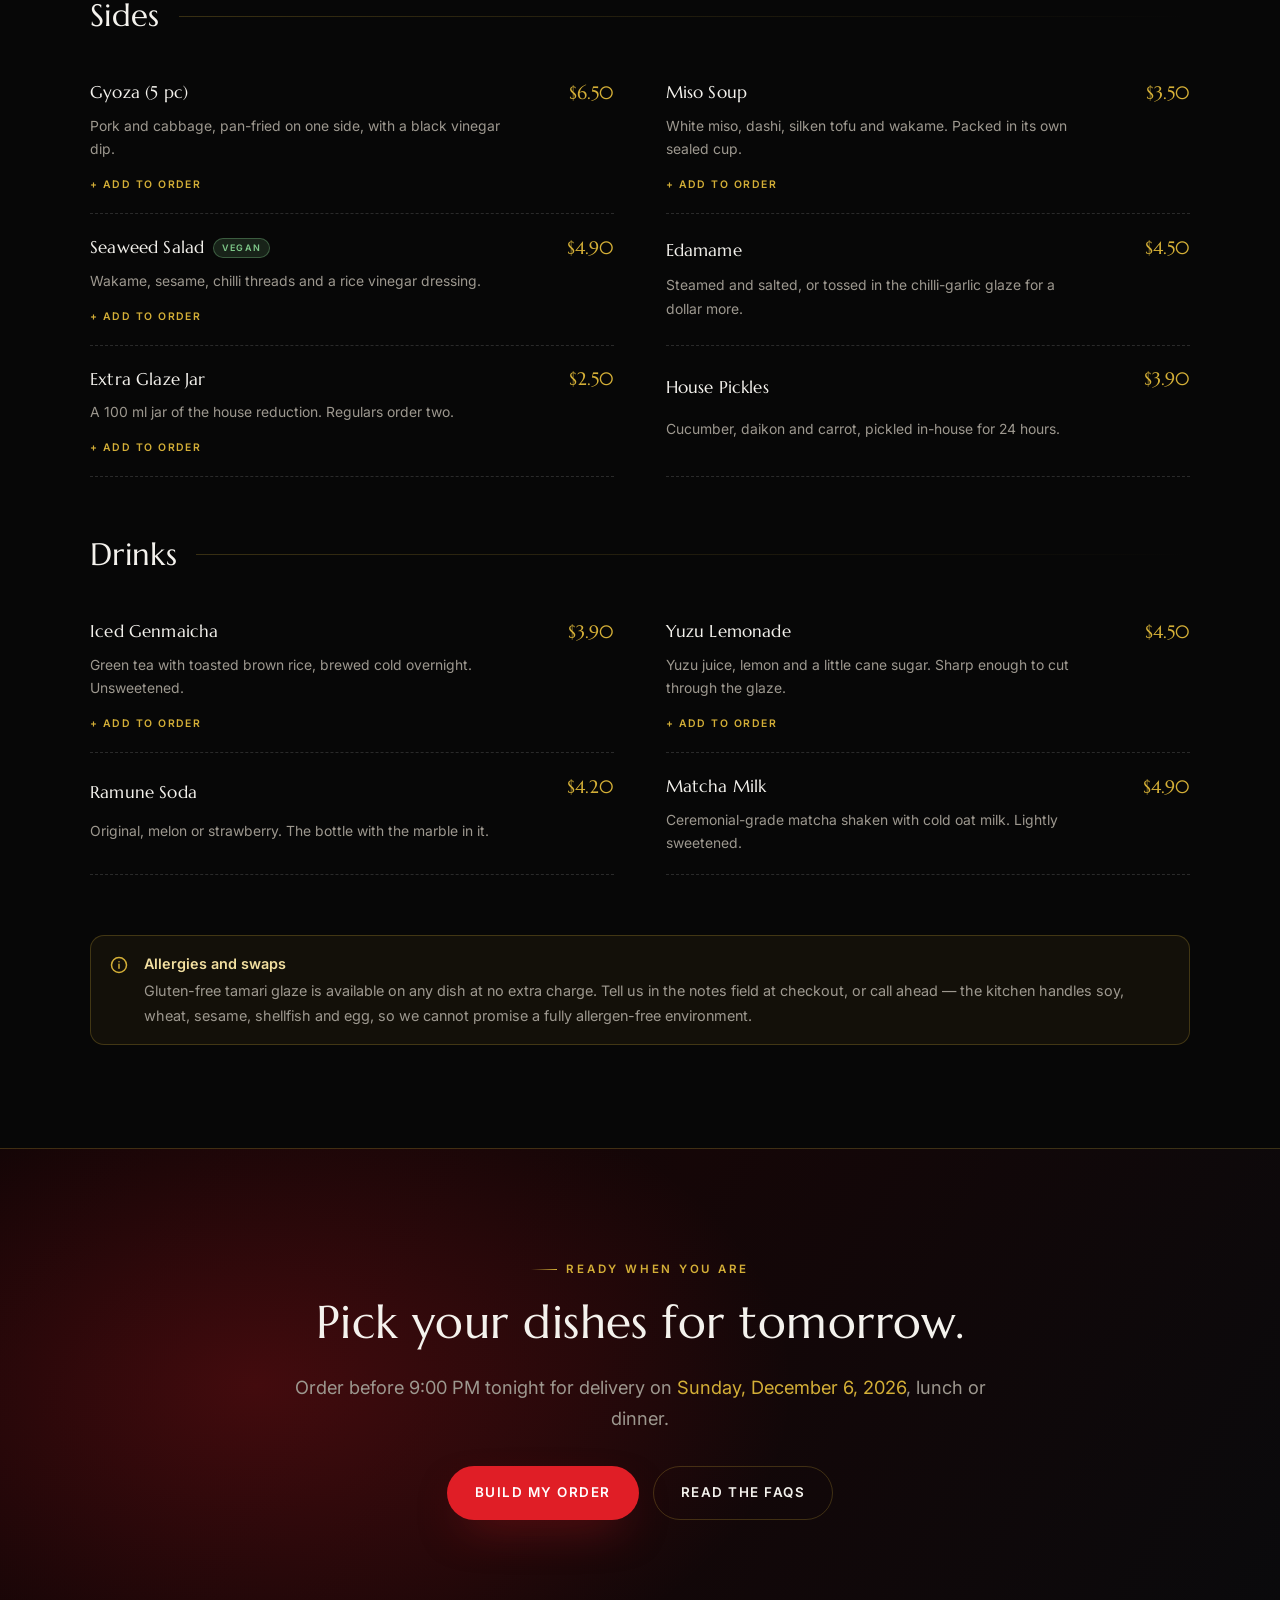
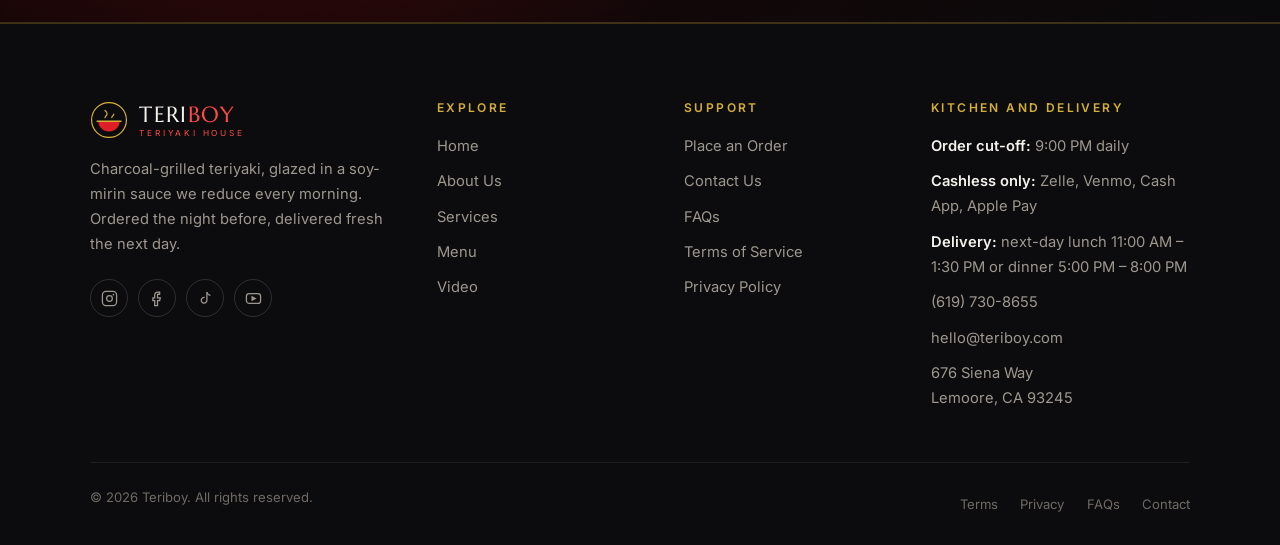
<file: menu.html>
<!DOCTYPE html>
<html lang="en">
<head>
<meta charset="utf-8">
<meta name="viewport" content="width=device-width, initial-scale=1">
<script>document.documentElement.className += " js";</script>
<title>Menu | Grilled Teriyaki Bowls, Seafood and Tofu | Teriboy</title>
<meta name="description" content="The full Teriboy menu: charcoal-grilled chicken, short rib, pork belly, salmon, prawns, tofu and vegetables, plus bowls, noodles, sides and drinks with prices.">
<link rel="canonical" href="https://teriboy.com/menu.html">
<meta name="theme-color" content="#070707">
<meta property="og:type" content="website">
<meta property="og:site_name" content="Teriboy">
<meta property="og:title" content="Menu | Grilled Teriyaki Bowls, Seafood and Tofu | Teriboy">
<meta property="og:description" content="The full Teriboy menu: charcoal-grilled chicken, short rib, pork belly, salmon, prawns, tofu and vegetables, plus bowls, noodles, sides and drinks with prices.">
<meta property="og:url" content="https://teriboy.com/menu.html">
<meta name="twitter:card" content="summary_large_image">
<link rel="icon" href="assets/img/favicon.svg" type="image/svg+xml">
<link rel="apple-touch-icon" href="assets/img/favicon.svg">
<link rel="preconnect" href="https://fonts.googleapis.com">
<link rel="preconnect" href="https://fonts.gstatic.com" crossorigin>
<link href="https://fonts.googleapis.com/css2?family=Marcellus&amp;family=Inter:wght@400;500;600;700&amp;display=swap" rel="stylesheet">
<link rel="stylesheet" href="assets/css/style.css">

</head>
<body data-page="menu">
<a class="skip" href="#main">Skip to content</a>

<div class="topbar">
  Order tonight before <strong>9:00 PM</strong> &mdash; we deliver tomorrow at <strong>lunch or dinner</strong>. Your call.
</div>

<header class="site-header">
  <div class="container">
    <a class="brand" href="index.html" aria-label="Teriboy home">
      <svg class="brand__mark" viewBox="0 0 48 48" fill="none" aria-hidden="true">
        <circle cx="24" cy="24" r="22" stroke="#d4af37" stroke-width="1.5"/>
        <path d="M10.5 25.5h27c0 7.2-6 13-13.5 13s-13.5-5.8-13.5-13Z" fill="#e01e26"/>
        <path d="M9 25.5h30" stroke="#d4af37" stroke-width="1.8" stroke-linecap="round"/>
        <path d="M19 21c0-2.2 2.6-2.4 2.6-4.6S19 12 19 12" stroke="#d4af37" stroke-width="1.5" stroke-linecap="round"/>
        <path d="M27.5 21c0-2.2 2.6-2.4 2.6-4.6" stroke="#d4af37" stroke-width="1.5" stroke-linecap="round"/>
      </svg>
      <span class="brand__name">TERI<span>BOY</span>
        <span class="brand__tag">Teriyaki House</span>
      </span>
    </a>

    <nav class="nav" id="primary-nav" aria-label="Primary">
      <a href="index.html">Home</a>
      <a href="about.html">About</a>
      <a href="services.html">Services</a>
      <a href="menu.html">Menu</a>
      <a href="order.html">Order</a>
      <a href="video.html">Video</a>
      <a href="contact.html">Contact</a>
      <a class="btn btn--sm nav-cta" href="order.html">Order Now</a>
    </nav>

    <a class="btn btn--sm header-cta" href="order.html">Order Now</a>
    <button class="nav-toggle" type="button" aria-label="Menu" aria-expanded="false" aria-controls="primary-nav">
      <span></span><span></span><span></span>
    </button>
  </div>
</header>

<main id="main">

<!-- ============================================================ PAGE HERO -->
<section class="page-hero">
  <div class="container">
    <p class="breadcrumb"><a href="index.html">Home</a> / <span>Menu</span></p>
    <h1>The menu.</h1>
    <p class="lead">Every main is grilled over charcoal, glazed in three passes and served over steamed short-grain rice or buckwheat noodles with charred seasonal greens. Swap the base at no charge, and pick the portion that suits you &mdash; diet, regular or extra.</p>
    <div class="btn-row">
      <a class="btn" href="order.html">Build my order</a>
      <a class="btn btn--ghost" href="services.html">Catering and trays</a>
    </div>
  </div>
</section>

<!-- ============================================================ PORTIONS -->
<section class="section section--tight section--alt">
  <div class="container">
    <div class="section-head section-head--center reveal">
      <span class="eyebrow">Build your plate</span>
      <h2>Three portion sizes</h2>
      <p class="lead">Every main is built to the size you pick. Choose once at checkout and it applies to each plate in your order.</p>
      <div class="rule"></div>
    </div>

    <div class="grid g-3">
      <article class="card reveal">
        <div class="dish__row"><h3>Diet</h3><span class="dish__price">+$1.50</span></div>
        <p class="muted">Less rice, more greens, the same protein &mdash; for anyone watching the carbs but not the flavour.</p>
        <ul class="checklist mt-1">
          <li><span>1 cup of rice</span></li>
          <li><span>Extra vegetables</span></li>
          <li><span>Full protein portion</span></li>
        </ul>
      </article>

      <article class="card reveal" data-delay="90">
        <div class="dish__row"><h3>Regular</h3><span class="dish__price">Included</span></div>
        <p class="muted">The standard plate, and the one most people order. No upcharge.</p>
        <ul class="checklist mt-1">
          <li><span>2 cups of rice</span></li>
          <li><span>Vegetables</span></li>
          <li><span>Full protein portion</span></li>
        </ul>
      </article>

      <article class="card reveal" data-delay="180">
        <div class="dish__row"><h3>Extra</h3><span class="dish__price">+$3.99</span></div>
        <p class="muted">For a long duty day. Everything scaled up, with a soda in the box.</p>
        <ul class="checklist mt-1">
          <li><span>2.5 cups of rice</span></li>
          <li><span>More vegetables</span></li>
          <li><span>More protein</span></li>
          <li><span>Soda included &mdash; make it a Monster for $5.99</span></li>
        </ul>
      </article>
    </div>
  </div>
</section>

<!-- ============================================================ MENU -->
<section class="section">
  <div class="container">
    <div class="filters reveal" role="group" aria-label="Filter the menu">
      <button class="filter is-active" type="button" data-filter="all" aria-pressed="true">Everything</button>
      <button class="filter" type="button" data-filter="grill" aria-pressed="false">Grilled meats</button>
      <button class="filter" type="button" data-filter="seafood" aria-pressed="false">Seafood</button>
      <button class="filter" type="button" data-filter="plant" aria-pressed="false">Tofu and veg</button>
      <button class="filter" type="button" data-filter="bases" aria-pressed="false">Bowls and noodles</button>
      <button class="filter" type="button" data-filter="sides" aria-pressed="false">Sides</button>
      <button class="filter" type="button" data-filter="drinks" aria-pressed="false">Drinks</button>
    </div>

    <!-- GRILLED MEATS -->
    <div class="menu-group reveal" data-cat="grill">
      <div class="menu-group__head"><h2>Grilled meats</h2></div>
      <div class="menu-list">
        <article class="menu-item">
          <h3>Chicken Teriyaki <span class="pill pill--chef">Best seller</span></h3>
          <span class="price">$13.50</span>
          <p>Boneless thigh in a 12-hour koji marinade, charcoal-grilled and lacquered with the house glaze. Toasted sesame, spring onion.</p>
          <a class="add" href="order.html?add=Chicken%20Teriyaki">+ Add to order</a>
        </article>
        <article class="menu-item">
          <h3>Karaage Teriyaki</h3>
          <span class="price">$14.50</span>
          <p>Twice-fried chicken tossed in warm glaze so the crust stays crisp. Kewpie-style mayo on the side.</p>
          <a class="add" href="order.html?add=Karaage%20Teriyaki">+ Add to order</a>
        </article>
        <article class="menu-item">
          <h3>Short Rib Teriyaki <span class="pill pill--hot">Medium heat</span></h3>
          <span class="price">$19.50</span>
          <p>Thin-cut short rib with black pepper and chilli in the glaze, rested and sliced against the grain.</p>
          <a class="add" href="order.html?add=Short%20Rib%20Teriyaki">+ Add to order</a>
        </article>
        <article class="menu-item">
          <h3>Pork Belly Teriyaki</h3>
          <span class="price">$16.50</span>
          <p>Slow-rendered belly finished hard over coals for crackling edges, then glazed with apple and dark soy.</p>
          <a class="add" href="order.html?add=Pork%20Belly%20Teriyaki">+ Add to order</a>
        </article>
        <article class="menu-item">
          <h3>Yakitori Skewers (4 pc)</h3>
          <span class="price">$12.90</span>
          <p>Thigh and spring onion on bamboo, glazed between turns. The purest version of what we do.</p>
        </article>
        <article class="menu-item">
          <h3>Teriyaki Wings (6 pc) <span class="pill pill--hot">Spicy option</span></h3>
          <span class="price">$11.90</span>
          <p>Grilled, not fried. Ask for the chilli-garlic glaze if you want them to fight back.</p>
        </article>
      </div>
    </div>

    <!-- SEAFOOD -->
    <div class="menu-group reveal" data-cat="seafood">
      <div class="menu-group__head"><h2>Seafood</h2></div>
      <div class="menu-list">
        <article class="menu-item">
          <h3>Salmon Teriyaki <span class="pill pill--chef">Chef's pick</span></h3>
          <span class="price">$17.90</span>
          <p>Skin-on fillet crisped then glazed with a lighter yuzu-soy reduction. Pickled cucumber alongside.</p>
          <a class="add" href="order.html?add=Salmon%20Teriyaki">+ Add to order</a>
        </article>
        <article class="menu-item">
          <h3>Prawn Teriyaki</h3>
          <span class="price">$18.50</span>
          <p>Six head-on tiger prawns grilled in the shell, brushed with garlic butter glaze.</p>
          <a class="add" href="order.html?add=Prawn%20Teriyaki">+ Add to order</a>
        </article>
        <article class="menu-item">
          <h3>Miso Cod Teriyaki</h3>
          <span class="price">$21.50</span>
          <p>Black cod marinated 48 hours in white miso and sake, glazed only at the very end.</p>
        </article>
        <article class="menu-item">
          <h3>Squid Teriyaki</h3>
          <span class="price">$15.90</span>
          <p>Scored and flashed over high coals so it stays tender, with a citrus-forward glaze.</p>
        </article>
      </div>
    </div>

    <!-- TOFU AND VEG -->
    <div class="menu-group reveal" data-cat="plant">
      <div class="menu-group__head"><h2>Tofu and vegetables</h2></div>
      <div class="menu-list">
        <article class="menu-item">
          <h3>Ginger Tofu <span class="pill pill--veg">Vegan</span></h3>
          <span class="price">$12.50</span>
          <p>Pressed firm tofu grilled hard for a crust, glazed with ginger, garlic and dark soy.</p>
          <a class="add" href="order.html?add=Ginger%20Tofu">+ Add to order</a>
        </article>
        <article class="menu-item">
          <h3>Grilled Vegetable Bowl <span class="pill pill--veg">Vegan</span></h3>
          <span class="price">$11.90</span>
          <p>Aubergine, shiitake, sweet potato and tenderstem, each charred separately and glazed together.</p>
          <a class="add" href="order.html?add=Grilled%20Vegetable%20Bowl">+ Add to order</a>
        </article>
        <article class="menu-item">
          <h3>Nasu Teriyaki <span class="pill pill--veg">Vegan</span></h3>
          <span class="price">$12.90</span>
          <p>Whole aubergine blistered over coals until it collapses, glazed and finished with sesame.</p>
        </article>
        <article class="menu-item">
          <h3>Tempeh Teriyaki <span class="pill pill--veg">Vegan</span></h3>
          <span class="price">$13.20</span>
          <p>Steamed then grilled tempeh with a maple-tamari glaze. Naturally gluten-free.</p>
        </article>
      </div>
    </div>

    <!-- BASES -->
    <div class="menu-group reveal" data-cat="bases">
      <div class="menu-group__head"><h2>Bowls and noodles</h2></div>
      <div class="menu-list">
        <article class="menu-item">
          <h3>Steamed Short-Grain Rice</h3>
          <span class="price">Included</span>
          <p>Seasoned with a touch of rice vinegar. The default base for every main.</p>
        </article>
        <article class="menu-item">
          <h3>Buckwheat Soba Noodles</h3>
          <span class="price">Included</span>
          <p>Chilled or warm, tossed in sesame oil. Swap in for rice at no charge.</p>
        </article>
        <article class="menu-item">
          <h3>Garlic Fried Rice</h3>
          <span class="price">+$2.50</span>
          <p>Day-old rice fried hard with garlic, egg and spring onion.</p>
        </article>
        <article class="menu-item">
          <h3>Cauliflower Rice <span class="pill pill--veg">Low carb</span></h3>
          <span class="price">+$2.00</span>
          <p>Toasted in the same pan the garlic rice goes in, so it actually tastes of something.</p>
        </article>
      </div>
    </div>

    <!-- SIDES -->
    <div class="menu-group reveal" data-cat="sides">
      <div class="menu-group__head"><h2>Sides</h2></div>
      <div class="menu-list">
        <article class="menu-item">
          <h3>Gyoza (5 pc)</h3>
          <span class="price">$6.50</span>
          <p>Pork and cabbage, pan-fried on one side, with a black vinegar dip.</p>
          <a class="add" href="order.html?add=Gyoza%20(5%20pc)">+ Add to order</a>
        </article>
        <article class="menu-item">
          <h3>Miso Soup</h3>
          <span class="price">$3.50</span>
          <p>White miso, dashi, silken tofu and wakame. Packed in its own sealed cup.</p>
          <a class="add" href="order.html?add=Miso%20Soup">+ Add to order</a>
        </article>
        <article class="menu-item">
          <h3>Seaweed Salad <span class="pill pill--veg">Vegan</span></h3>
          <span class="price">$4.90</span>
          <p>Wakame, sesame, chilli threads and a rice vinegar dressing.</p>
          <a class="add" href="order.html?add=Seaweed%20Salad">+ Add to order</a>
        </article>
        <article class="menu-item">
          <h3>Edamame</h3>
          <span class="price">$4.50</span>
          <p>Steamed and salted, or tossed in the chilli-garlic glaze for a dollar more.</p>
        </article>
        <article class="menu-item">
          <h3>Extra Glaze Jar</h3>
          <span class="price">$2.50</span>
          <p>A 100 ml jar of the house reduction. Regulars order two.</p>
          <a class="add" href="order.html?add=Extra%20Glaze%20Jar">+ Add to order</a>
        </article>
        <article class="menu-item">
          <h3>House Pickles</h3>
          <span class="price">$3.90</span>
          <p>Cucumber, daikon and carrot, pickled in-house for 24 hours.</p>
        </article>
      </div>
    </div>

    <!-- DRINKS -->
    <div class="menu-group reveal" data-cat="drinks">
      <div class="menu-group__head"><h2>Drinks</h2></div>
      <div class="menu-list">
        <article class="menu-item">
          <h3>Iced Genmaicha</h3>
          <span class="price">$3.90</span>
          <p>Green tea with toasted brown rice, brewed cold overnight. Unsweetened.</p>
          <a class="add" href="order.html?add=Iced%20Genmaicha">+ Add to order</a>
        </article>
        <article class="menu-item">
          <h3>Yuzu Lemonade</h3>
          <span class="price">$4.50</span>
          <p>Yuzu juice, lemon and a little cane sugar. Sharp enough to cut through the glaze.</p>
          <a class="add" href="order.html?add=Yuzu%20Lemonade">+ Add to order</a>
        </article>
        <article class="menu-item">
          <h3>Ramune Soda</h3>
          <span class="price">$4.20</span>
          <p>Original, melon or strawberry. The bottle with the marble in it.</p>
        </article>
        <article class="menu-item">
          <h3>Matcha Milk</h3>
          <span class="price">$4.90</span>
          <p>Ceremonial-grade matcha shaken with cold oat milk. Lightly sweetened.</p>
        </article>
      </div>
    </div>

    <div class="notice reveal">
      <svg width="20" height="20" viewBox="0 0 24 24" fill="none" stroke="currentColor" stroke-width="1.8"><circle cx="12" cy="12" r="9"/><path d="M12 16v-5M12 8h.01" stroke-linecap="round"/></svg>
      <div>
        <strong>Allergies and swaps</strong>
        Gluten-free tamari glaze is available on any dish at no extra charge. Tell us in the notes field at checkout, or call ahead &mdash; the kitchen handles soy, wheat, sesame, shellfish and egg, so we cannot promise a fully allergen-free environment.
      </div>
    </div>
  </div>
</section>

<!-- ============================================================ CTA -->
<section class="section cta-band">
  <div class="container">
    <span class="eyebrow" style="justify-content:center">Ready when you are</span>
    <h2>Pick your dishes for tomorrow.</h2>
    <p class="lead">Order before 9:00 PM tonight for delivery on <span class="gold" data-cutoff-date>tomorrow</span>, lunch or dinner.</p>
    <div class="btn-row btn-row--center">
      <a class="btn" href="order.html">Build my order</a>
      <a class="btn btn--ghost" href="faqs.html">Read the FAQs</a>
    </div>
  </div>
</section>

</main>

<footer class="site-footer">
  <div class="container">
    <div class="footer-grid">
      <div class="footer-brand">
        <a class="brand" href="index.html" aria-label="Teriboy home">
          <svg class="brand__mark" viewBox="0 0 48 48" fill="none" aria-hidden="true">
            <circle cx="24" cy="24" r="22" stroke="#d4af37" stroke-width="1.5"/>
            <path d="M10.5 25.5h27c0 7.2-6 13-13.5 13s-13.5-5.8-13.5-13Z" fill="#e01e26"/>
            <path d="M9 25.5h30" stroke="#d4af37" stroke-width="1.8" stroke-linecap="round"/>
            <path d="M19 21c0-2.2 2.6-2.4 2.6-4.6S19 12 19 12" stroke="#d4af37" stroke-width="1.5" stroke-linecap="round"/>
            <path d="M27.5 21c0-2.2 2.6-2.4 2.6-4.6" stroke="#d4af37" stroke-width="1.5" stroke-linecap="round"/>
          </svg>
          <span class="brand__name">TERI<span>BOY</span>
            <span class="brand__tag">Teriyaki House</span>
          </span>
        </a>
        <p>Charcoal-grilled teriyaki, glazed in a soy-mirin sauce we reduce every morning. Ordered the night before, delivered fresh the next day.</p>
        <div class="socials">
          <a href="https://instagram.com/" aria-label="Teriboy on Instagram" rel="noopener">
            <svg width="17" height="17" viewBox="0 0 24 24" fill="none" stroke="currentColor" stroke-width="1.8"><rect x="2" y="2" width="20" height="20" rx="5"/><circle cx="12" cy="12" r="4"/><circle cx="17.5" cy="6.5" r="1.2" fill="currentColor" stroke="none"/></svg>
          </a>
          <a href="https://facebook.com/" aria-label="Teriboy on Facebook" rel="noopener">
            <svg width="17" height="17" viewBox="0 0 24 24" fill="none" stroke="currentColor" stroke-width="1.8"><path d="M15 3h-2.5A4.5 4.5 0 0 0 8 7.5V11H5.5v4H8v7h4v-7h3l1-4h-4V7.5A1.5 1.5 0 0 1 12.5 6H15V3Z"/></svg>
          </a>
          <a href="https://tiktok.com/" aria-label="Teriboy on TikTok" rel="noopener">
            <svg width="17" height="17" viewBox="0 0 24 24" fill="none" stroke="currentColor" stroke-width="1.8"><path d="M14 3v11.5a4 4 0 1 1-3.2-3.92"/><path d="M14 3c.6 2.6 2.3 4.2 5 4.5"/></svg>
          </a>
          <a href="https://youtube.com/" aria-label="Teriboy on YouTube" rel="noopener">
            <svg width="17" height="17" viewBox="0 0 24 24" fill="none" stroke="currentColor" stroke-width="1.8"><rect x="2" y="5" width="20" height="14" rx="4"/><path d="M10 9.5v5l4.5-2.5L10 9.5Z" fill="currentColor"/></svg>
          </a>
        </div>
      </div>

      <div>
        <h4>Explore</h4>
        <ul class="footer-list">
          <li><a href="index.html">Home</a></li>
          <li><a href="about.html">About Us</a></li>
          <li><a href="services.html">Services</a></li>
          <li><a href="menu.html">Menu</a></li>
          <li><a href="video.html">Video</a></li>
        </ul>
      </div>

      <div>
        <h4>Support</h4>
        <ul class="footer-list">
          <li><a href="order.html">Place an Order</a></li>
          <li><a href="contact.html">Contact Us</a></li>
          <li><a href="faqs.html">FAQs</a></li>
          <li><a href="terms.html">Terms of Service</a></li>
          <li><a href="privacy.html">Privacy Policy</a></li>
        </ul>
      </div>

      <div>
        <h4>Kitchen and Delivery</h4>
        <ul class="footer-list">
          <li><strong>Order cut-off:</strong> 9:00 PM daily</li>
          <li><strong>Cashless only:</strong> Zelle, Venmo, Cash App, Apple Pay</li>
          <li><strong>Delivery:</strong> next-day lunch 11:00 AM &ndash; 1:30 PM or dinner 5:00 PM &ndash; 8:00 PM</li>
          <li><a href="tel:+16197308655">(619) 730-8655</a></li>
          <li><a href="mailto:hello@teriboy.com">hello@teriboy.com</a></li>
          <li>676 Siena Way<br>Lemoore, CA 93245</li>
        </ul>
      </div>
    </div>

    <div class="footer-bottom">
      <p>&copy; <span data-year>2026</span> Teriboy. All rights reserved.</p>
      <nav aria-label="Legal">
        <a href="terms.html">Terms</a>
        <a href="privacy.html">Privacy</a>
        <a href="faqs.html">FAQs</a>
        <a href="contact.html">Contact</a>
      </nav>
    </div>
  </div>
</footer>

<button class="to-top" type="button" aria-label="Back to top" hidden>
  <svg width="20" height="20" viewBox="0 0 24 24" fill="none" stroke="currentColor" stroke-width="2.2" stroke-linecap="round" stroke-linejoin="round" aria-hidden="true">
    <path d="M12 19V5M5 12l7-7 7 7"/>
  </svg>
</button>

<script src="assets/js/main.js"></script>
</body>
</html>
</file>
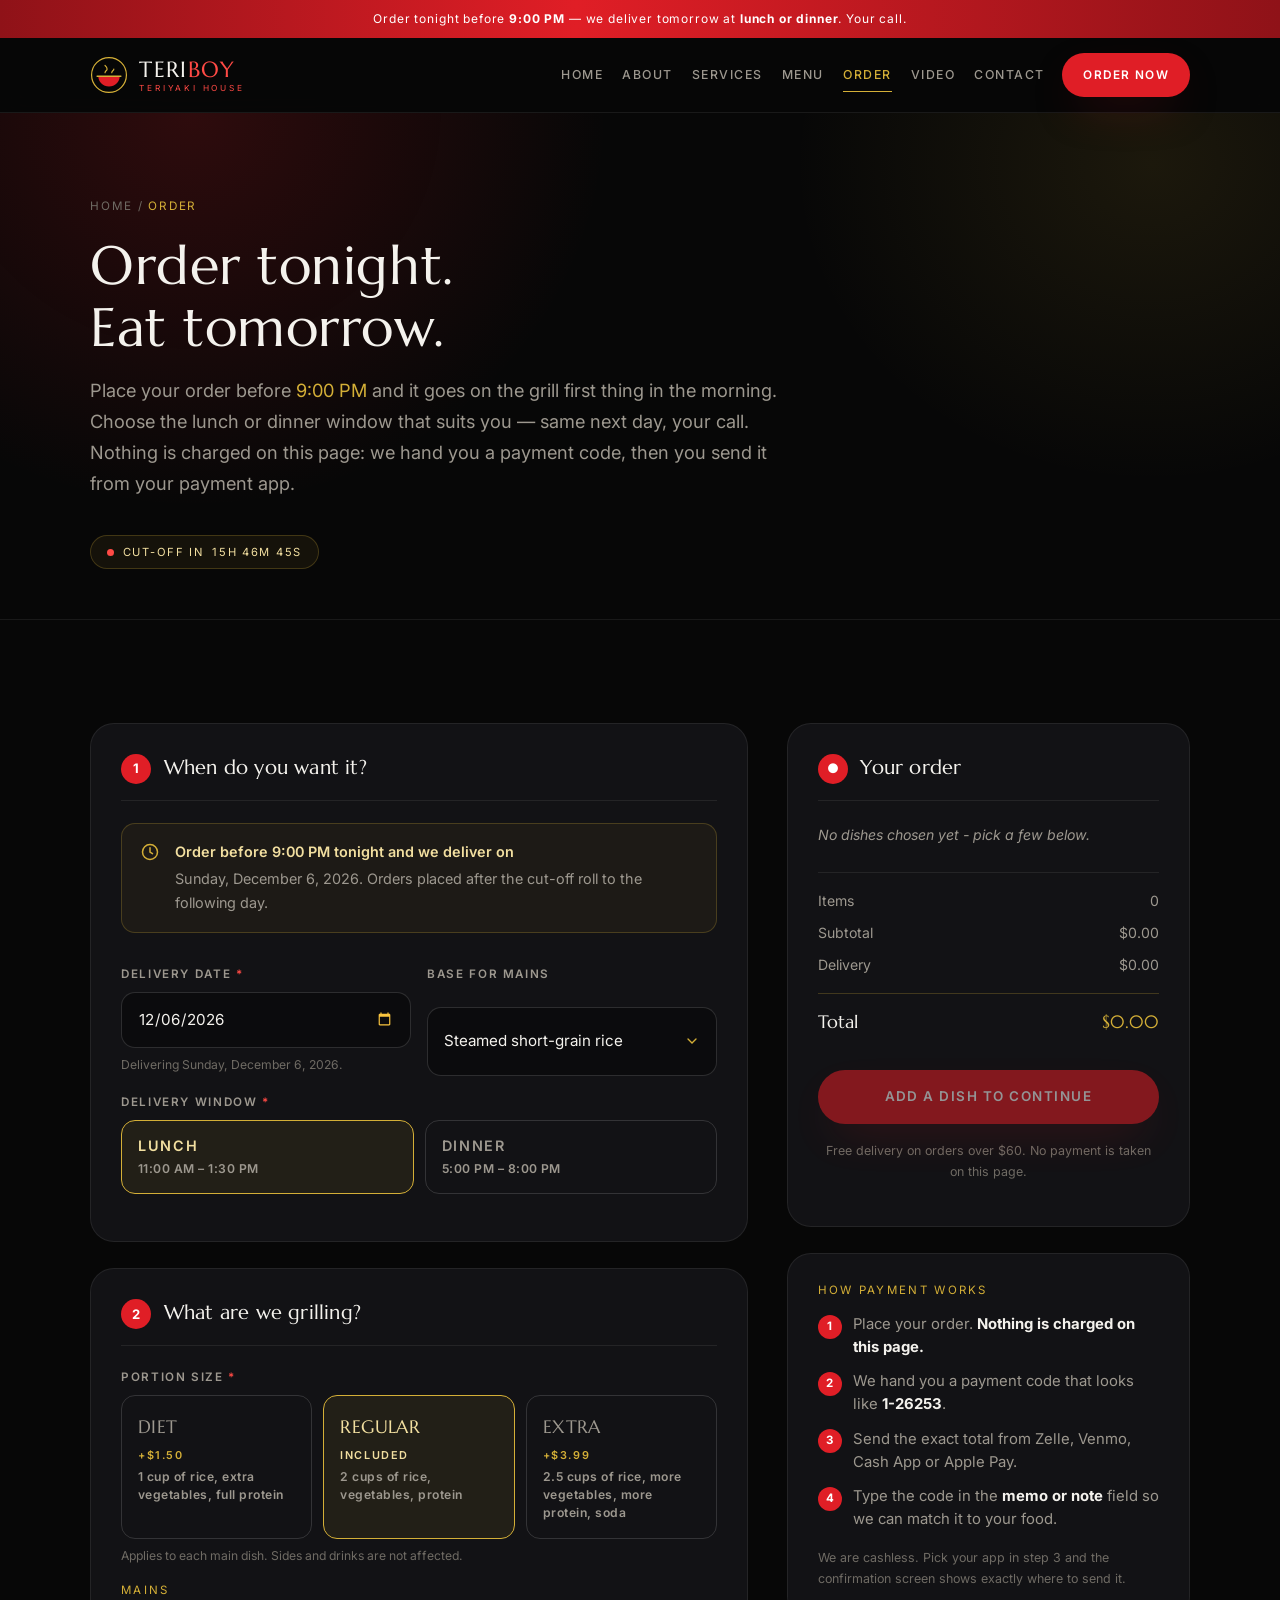
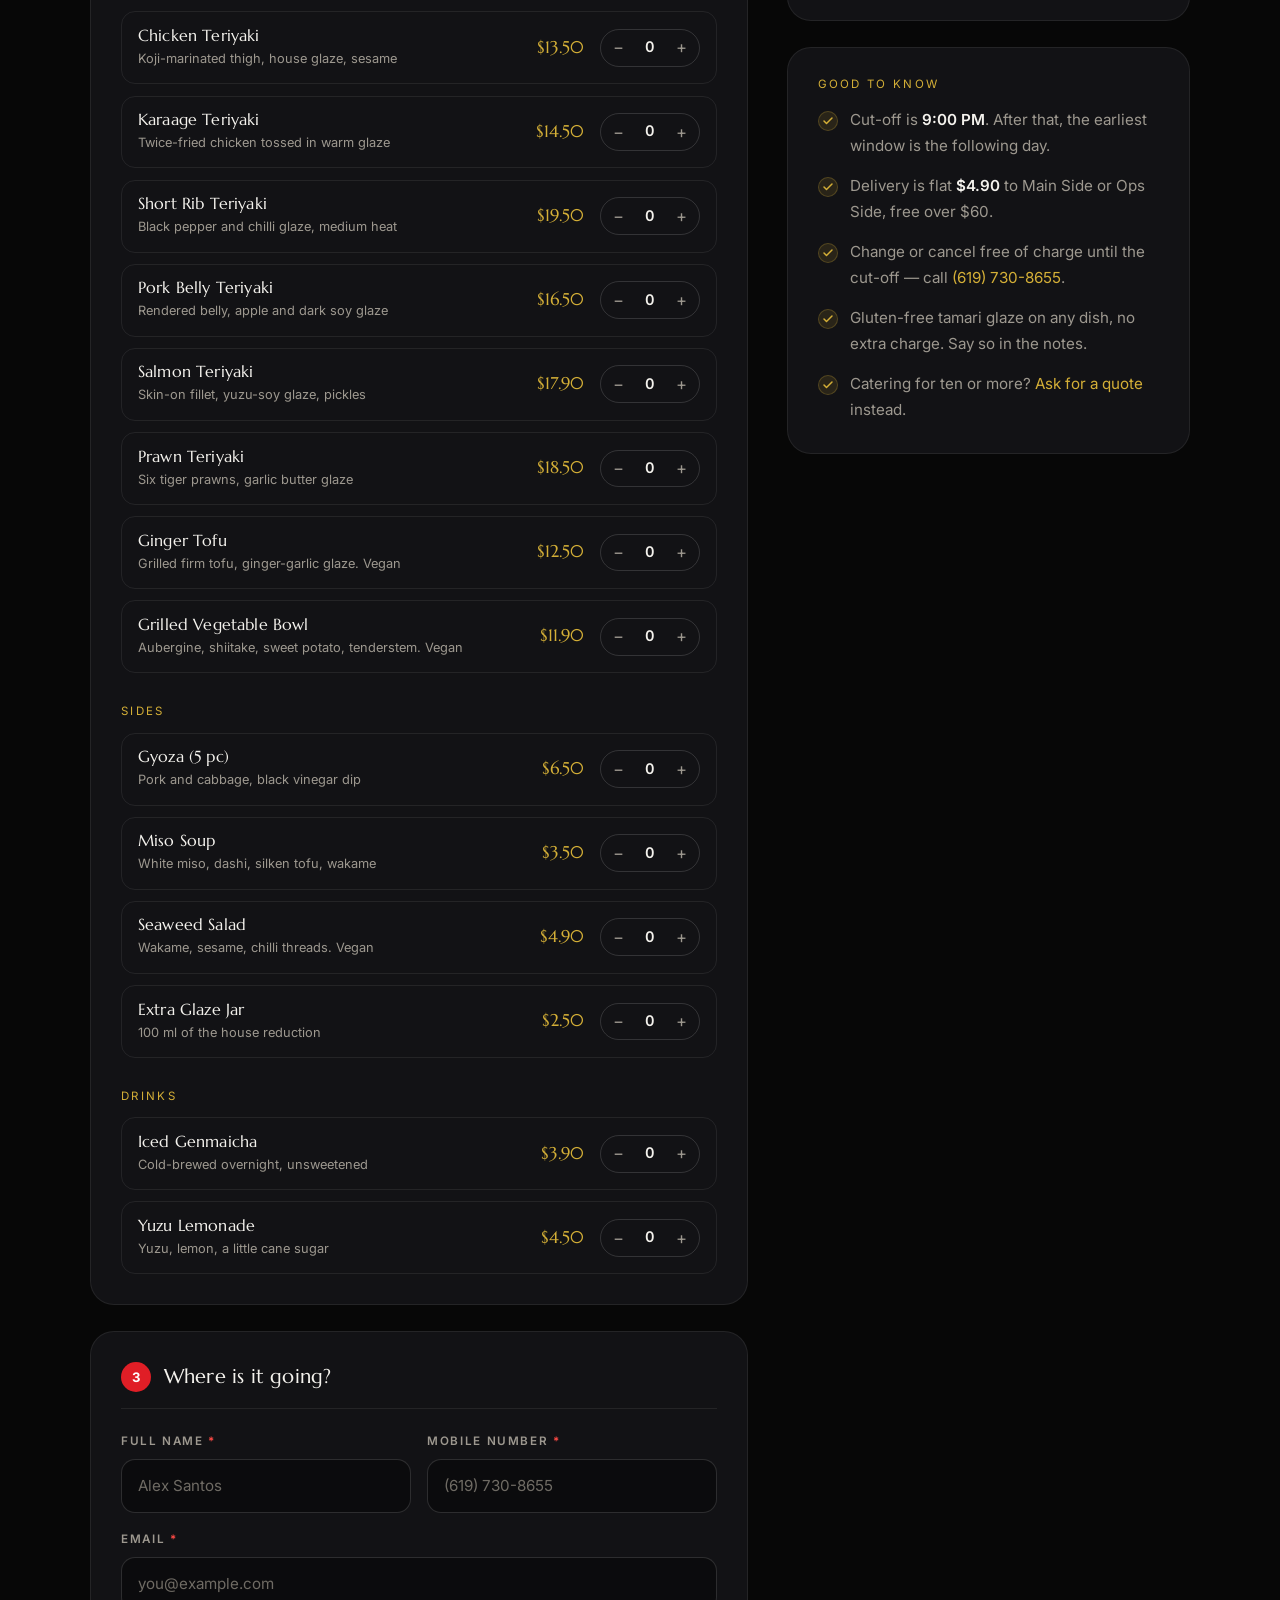
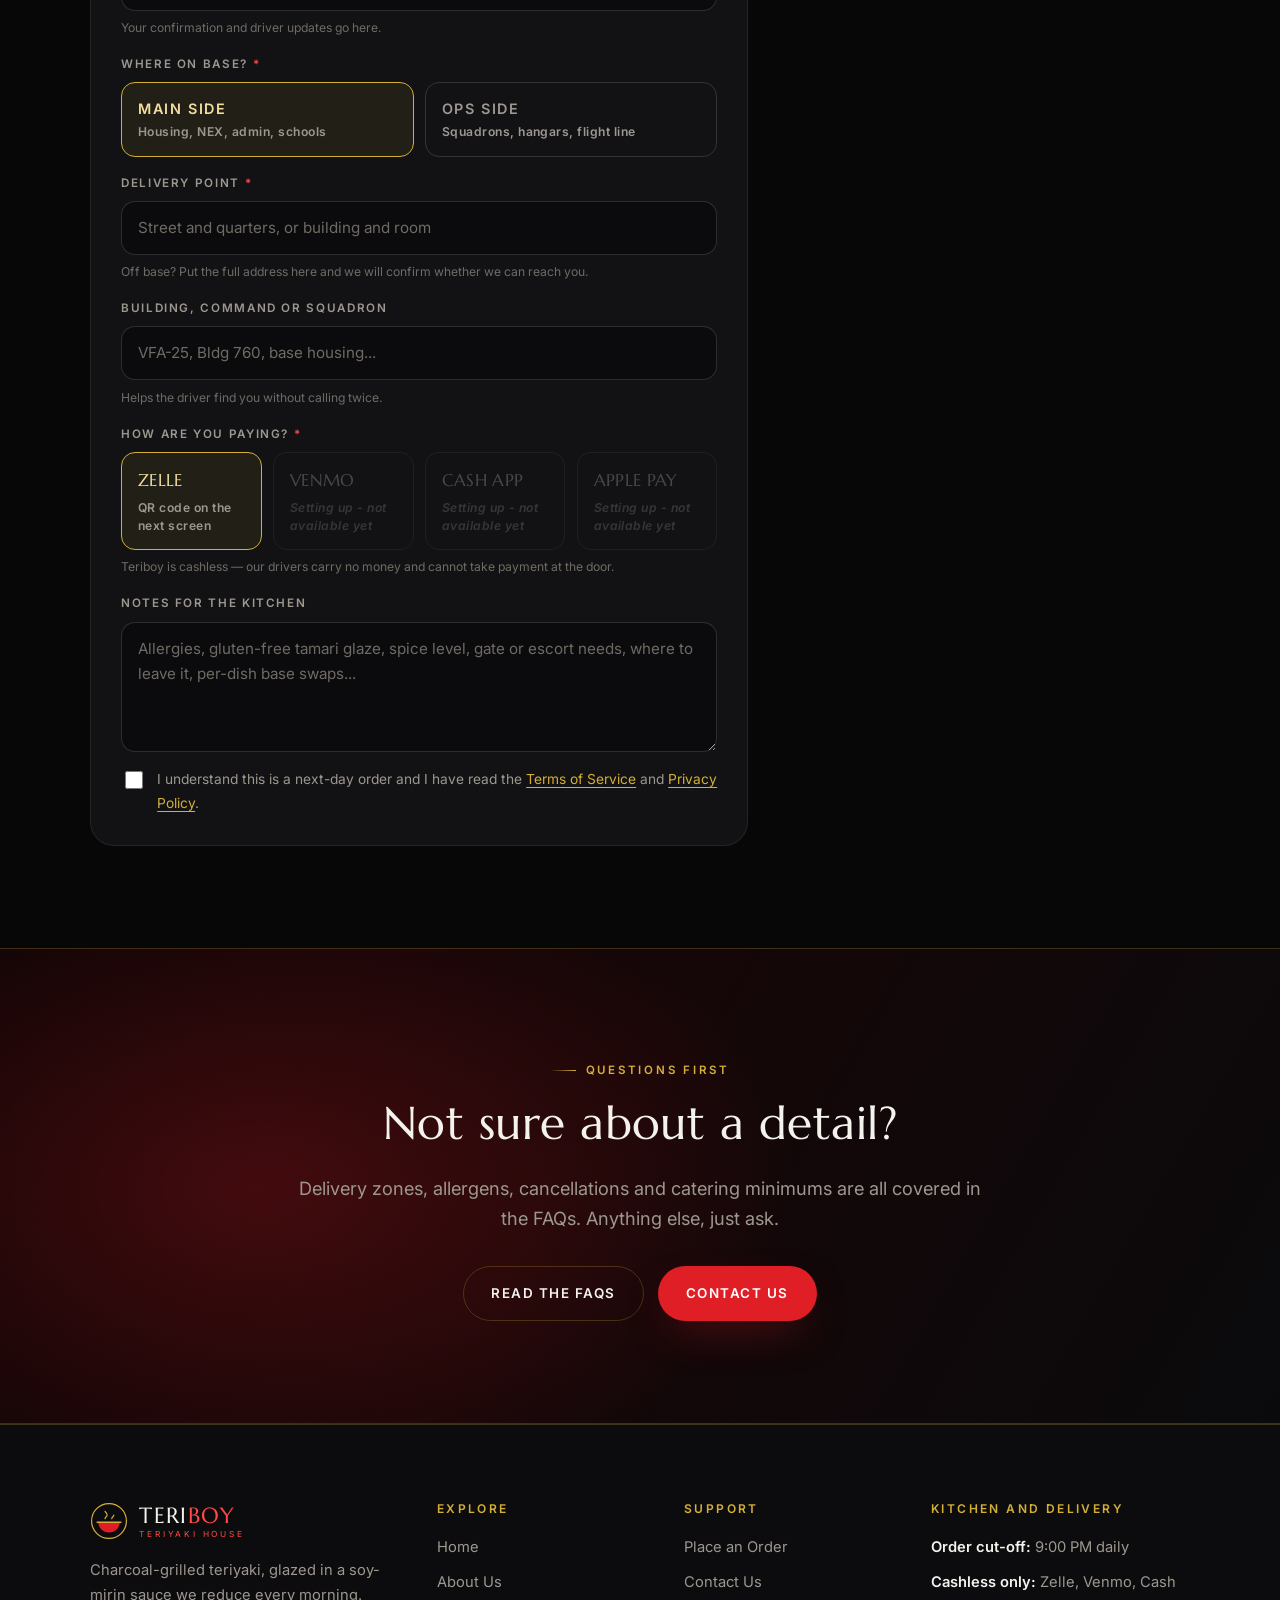
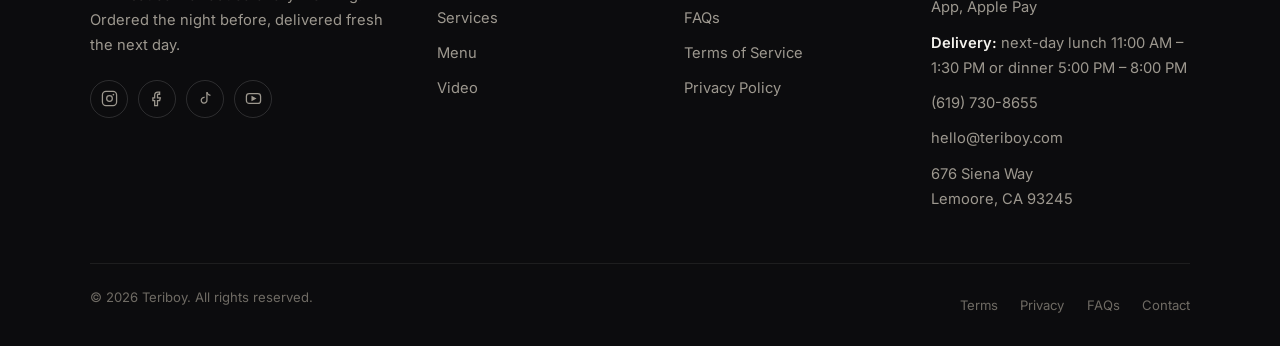
<file: order.html>
<!DOCTYPE html>
<html lang="en">
<head>
<meta charset="utf-8">
<meta name="viewport" content="width=device-width, initial-scale=1">
<script>document.documentElement.className += " js";</script>
<title>Order Online | Next-Day Teriyaki Delivery | Teriboy</title>
<meta name="description" content="Build your Teriboy order before the 9:00 PM cut-off and choose next-day lunch or dinner delivery. Pay by Zelle using the payment code we issue. Free delivery over $60.">
<link rel="canonical" href="https://teriboy.com/order.html">
<meta name="theme-color" content="#070707">
<meta property="og:type" content="website">
<meta property="og:site_name" content="Teriboy">
<meta property="og:title" content="Order Online | Next-Day Teriyaki Delivery | Teriboy">
<meta property="og:description" content="Build your Teriboy order before the 9:00 PM cut-off and choose next-day lunch or dinner delivery. Pay by Zelle using the payment code we issue. Free delivery over $60.">
<meta property="og:url" content="https://teriboy.com/order.html">
<meta name="twitter:card" content="summary_large_image">
<link rel="icon" href="assets/img/favicon.svg" type="image/svg+xml">
<link rel="apple-touch-icon" href="assets/img/favicon.svg">
<link rel="preconnect" href="https://fonts.googleapis.com">
<link rel="preconnect" href="https://fonts.gstatic.com" crossorigin>
<link href="https://fonts.googleapis.com/css2?family=Marcellus&amp;family=Inter:wght@400;500;600;700&amp;display=swap" rel="stylesheet">
<link rel="stylesheet" href="assets/css/style.css">

</head>
<body data-page="order">
<a class="skip" href="#main">Skip to content</a>

<div class="topbar">
  Order tonight before <strong>9:00 PM</strong> &mdash; we deliver tomorrow at <strong>lunch or dinner</strong>. Your call.
</div>

<header class="site-header">
  <div class="container">
    <a class="brand" href="index.html" aria-label="Teriboy home">
      <svg class="brand__mark" viewBox="0 0 48 48" fill="none" aria-hidden="true">
        <circle cx="24" cy="24" r="22" stroke="#d4af37" stroke-width="1.5"/>
        <path d="M10.5 25.5h27c0 7.2-6 13-13.5 13s-13.5-5.8-13.5-13Z" fill="#e01e26"/>
        <path d="M9 25.5h30" stroke="#d4af37" stroke-width="1.8" stroke-linecap="round"/>
        <path d="M19 21c0-2.2 2.6-2.4 2.6-4.6S19 12 19 12" stroke="#d4af37" stroke-width="1.5" stroke-linecap="round"/>
        <path d="M27.5 21c0-2.2 2.6-2.4 2.6-4.6" stroke="#d4af37" stroke-width="1.5" stroke-linecap="round"/>
      </svg>
      <span class="brand__name">TERI<span>BOY</span>
        <span class="brand__tag">Teriyaki House</span>
      </span>
    </a>

    <nav class="nav" id="primary-nav" aria-label="Primary">
      <a href="index.html">Home</a>
      <a href="about.html">About</a>
      <a href="services.html">Services</a>
      <a href="menu.html">Menu</a>
      <a href="order.html">Order</a>
      <a href="video.html">Video</a>
      <a href="contact.html">Contact</a>
      <a class="btn btn--sm nav-cta" href="order.html">Order Now</a>
    </nav>

    <a class="btn btn--sm header-cta" href="order.html">Order Now</a>
    <button class="nav-toggle" type="button" aria-label="Menu" aria-expanded="false" aria-controls="primary-nav">
      <span></span><span></span><span></span>
    </button>
  </div>
</header>

<main id="main">

<!-- ============================================================ PAGE HERO -->
<section class="page-hero">
  <div class="container">
    <p class="breadcrumb"><a href="index.html">Home</a> / <span>Order</span></p>
    <h1>Order tonight.<br>Eat tomorrow.</h1>
    <p class="lead">Place your order before <span class="gold">9:00 PM</span> and it goes on the grill first thing in the morning. Choose the lunch or dinner window that suits you &mdash; same next day, your call. Nothing is charged on this page: we hand you a payment code, then you send it from your payment app.</p>
    <p class="badge mt-1"><span class="dot"></span> Cut-off in <span data-countdown>--h --m --s</span></p>
  </div>
</section>

<!-- ============================================================ ORDER -->
<section class="section">
  <div class="container">
    <form id="order-form" class="order-layout" action="https://formspree.io/f/xjyvjzjg" method="POST"
          data-ajax data-success="Order received. We have emailed you a confirmation and your delivery is locked in for the date you chose. See you tomorrow.">

      <input type="hidden" name="_subject" value="New Teriboy order from the website">
      <input type="hidden" name="form_type" value="Order">
      <input type="hidden" name="order_details" id="order-details" value="">
      <input type="hidden" name="order_total" id="order-total" value="">
      <input type="hidden" name="payment_code" id="payment-code" value="">
      <input type="text" name="_gotcha" tabindex="-1" autocomplete="off" style="display:none" aria-hidden="true">

      <!-- ---------------------------------------------------- LEFT -->
      <div>
        <!-- STEP 1 -->
        <div class="panel reveal">
          <div class="panel__head"><span class="panel__step">1</span><h2>When do you want it?</h2></div>

          <div class="notice mb-2">
            <svg width="20" height="20" viewBox="0 0 24 24" fill="none" stroke="currentColor" stroke-width="1.8"><circle cx="12" cy="12" r="9"/><path d="M12 7v5l3 2" stroke-linecap="round"/></svg>
            <div>
              <strong data-cutoff-state>Order before 9:00 PM tonight and we deliver on</strong>
              <span data-cutoff-date>tomorrow</span>. Orders placed after the cut-off roll to the following day.
            </div>
          </div>

          <div class="field-row">
            <div class="field">
              <label for="delivery-date">Delivery date <span class="req">*</span></label>
              <input type="date" id="delivery-date" name="delivery_date" required>
              <span class="hint" id="delivery-date-hint"></span>
            </div>
            <div class="field">
              <label for="base">Base for mains</label>
              <select id="base" name="base">
                <option>Steamed short-grain rice</option>
                <option>Buckwheat soba noodles</option>
                <option>Garlic fried rice (+$2.50 each)</option>
                <option>Cauliflower rice (+$2.00 each)</option>
                <option>Mixed - see notes</option>
              </select>
            </div>
          </div>

          <div class="field">
            <label>Delivery window <span class="req">*</span></label>
            <div class="radio-grid">
              <label class="radio-card">
                <input type="radio" name="delivery_slot" value="Lunch (11:00 AM - 1:30 PM)" checked>
                <span>Lunch <small>11:00 AM &ndash; 1:30 PM</small></span>
              </label>
              <label class="radio-card">
                <input type="radio" name="delivery_slot" value="Dinner (5:00 PM - 8:00 PM)">
                <span>Dinner <small>5:00 PM &ndash; 8:00 PM</small></span>
              </label>
            </div>
          </div>
        </div>

        <!-- STEP 2 -->
        <div class="panel reveal">
          <div class="panel__head"><span class="panel__step">2</span><h2>What are we grilling?</h2></div>

          <div class="field">
            <label>Portion size <span class="req">*</span></label>
            <div class="portions">
              <label class="radio-card portion">
                <input type="radio" name="portion" value="Diet" data-fee="1.50">
                <span>
                  <strong>Diet</strong><em class="portion__fee">+$1.50</em>
                  <small>1 cup of rice, extra vegetables, full protein</small>
                </span>
              </label>
              <label class="radio-card portion">
                <input type="radio" name="portion" value="Regular" data-fee="0" checked>
                <span>
                  <strong>Regular</strong><em class="portion__fee">Included</em>
                  <small>2 cups of rice, vegetables, protein</small>
                </span>
              </label>
              <label class="radio-card portion">
                <input type="radio" name="portion" value="Extra" data-fee="3.99">
                <span>
                  <strong>Extra</strong><em class="portion__fee">+$3.99</em>
                  <small>2.5 cups of rice, more vegetables, more protein, soda</small>
                </span>
              </label>
            </div>
            <span class="hint">Applies to each main dish. Sides and drinks are not affected.</span>
          </div>

          <div class="field" id="soda-field" hidden>
            <label for="soda">Which soda comes with the Extra portion?</label>
            <select id="soda" name="soda">
              <option value="Regular soda" data-fee="3.99">Regular soda &mdash; included in the $3.99</option>
              <option value="Monster" data-fee="5.99">Monster &mdash; portion upcharge becomes $5.99</option>
            </select>
          </div>

          <h4 class="gold" style="font-family:var(--ff-body);font-size:.72rem;letter-spacing:.2em;text-transform:uppercase;margin:0 0 .9rem">Mains</h4>
          <div class="pick">
            <div class="pick-row" data-main="1" data-name="Chicken Teriyaki" data-price="13.50">
              <div><h3>Chicken Teriyaki</h3><p>Koji-marinated thigh, house glaze, sesame</p></div>
              <span class="price">$13.50</span>
              <div class="stepper">
                <button type="button" data-step="down" aria-label="Remove one Chicken Teriyaki">&minus;</button>
                <output>0</output>
                <button type="button" data-step="up" aria-label="Add one Chicken Teriyaki">+</button>
              </div>
            </div>
            <div class="pick-row" data-main="1" data-name="Karaage Teriyaki" data-price="14.50">
              <div><h3>Karaage Teriyaki</h3><p>Twice-fried chicken tossed in warm glaze</p></div>
              <span class="price">$14.50</span>
              <div class="stepper">
                <button type="button" data-step="down" aria-label="Remove one Karaage Teriyaki">&minus;</button>
                <output>0</output>
                <button type="button" data-step="up" aria-label="Add one Karaage Teriyaki">+</button>
              </div>
            </div>
            <div class="pick-row" data-main="1" data-name="Short Rib Teriyaki" data-price="19.50">
              <div><h3>Short Rib Teriyaki</h3><p>Black pepper and chilli glaze, medium heat</p></div>
              <span class="price">$19.50</span>
              <div class="stepper">
                <button type="button" data-step="down" aria-label="Remove one Short Rib Teriyaki">&minus;</button>
                <output>0</output>
                <button type="button" data-step="up" aria-label="Add one Short Rib Teriyaki">+</button>
              </div>
            </div>
            <div class="pick-row" data-main="1" data-name="Pork Belly Teriyaki" data-price="16.50">
              <div><h3>Pork Belly Teriyaki</h3><p>Rendered belly, apple and dark soy glaze</p></div>
              <span class="price">$16.50</span>
              <div class="stepper">
                <button type="button" data-step="down" aria-label="Remove one Pork Belly Teriyaki">&minus;</button>
                <output>0</output>
                <button type="button" data-step="up" aria-label="Add one Pork Belly Teriyaki">+</button>
              </div>
            </div>
            <div class="pick-row" data-main="1" data-name="Salmon Teriyaki" data-price="17.90">
              <div><h3>Salmon Teriyaki</h3><p>Skin-on fillet, yuzu-soy glaze, pickles</p></div>
              <span class="price">$17.90</span>
              <div class="stepper">
                <button type="button" data-step="down" aria-label="Remove one Salmon Teriyaki">&minus;</button>
                <output>0</output>
                <button type="button" data-step="up" aria-label="Add one Salmon Teriyaki">+</button>
              </div>
            </div>
            <div class="pick-row" data-main="1" data-name="Prawn Teriyaki" data-price="18.50">
              <div><h3>Prawn Teriyaki</h3><p>Six tiger prawns, garlic butter glaze</p></div>
              <span class="price">$18.50</span>
              <div class="stepper">
                <button type="button" data-step="down" aria-label="Remove one Prawn Teriyaki">&minus;</button>
                <output>0</output>
                <button type="button" data-step="up" aria-label="Add one Prawn Teriyaki">+</button>
              </div>
            </div>
            <div class="pick-row" data-main="1" data-name="Ginger Tofu" data-price="12.50">
              <div><h3>Ginger Tofu</h3><p>Grilled firm tofu, ginger-garlic glaze. Vegan</p></div>
              <span class="price">$12.50</span>
              <div class="stepper">
                <button type="button" data-step="down" aria-label="Remove one Ginger Tofu">&minus;</button>
                <output>0</output>
                <button type="button" data-step="up" aria-label="Add one Ginger Tofu">+</button>
              </div>
            </div>
            <div class="pick-row" data-main="1" data-name="Grilled Vegetable Bowl" data-price="11.90">
              <div><h3>Grilled Vegetable Bowl</h3><p>Aubergine, shiitake, sweet potato, tenderstem. Vegan</p></div>
              <span class="price">$11.90</span>
              <div class="stepper">
                <button type="button" data-step="down" aria-label="Remove one Grilled Vegetable Bowl">&minus;</button>
                <output>0</output>
                <button type="button" data-step="up" aria-label="Add one Grilled Vegetable Bowl">+</button>
              </div>
            </div>
          </div>

          <h4 class="gold" style="font-family:var(--ff-body);font-size:.72rem;letter-spacing:.2em;text-transform:uppercase;margin:2rem 0 .9rem">Sides</h4>
          <div class="pick">
            <div class="pick-row" data-name="Gyoza (5 pc)" data-price="6.50">
              <div><h3>Gyoza (5 pc)</h3><p>Pork and cabbage, black vinegar dip</p></div>
              <span class="price">$6.50</span>
              <div class="stepper">
                <button type="button" data-step="down" aria-label="Remove one Gyoza">&minus;</button>
                <output>0</output>
                <button type="button" data-step="up" aria-label="Add one Gyoza">+</button>
              </div>
            </div>
            <div class="pick-row" data-name="Miso Soup" data-price="3.50">
              <div><h3>Miso Soup</h3><p>White miso, dashi, silken tofu, wakame</p></div>
              <span class="price">$3.50</span>
              <div class="stepper">
                <button type="button" data-step="down" aria-label="Remove one Miso Soup">&minus;</button>
                <output>0</output>
                <button type="button" data-step="up" aria-label="Add one Miso Soup">+</button>
              </div>
            </div>
            <div class="pick-row" data-name="Seaweed Salad" data-price="4.90">
              <div><h3>Seaweed Salad</h3><p>Wakame, sesame, chilli threads. Vegan</p></div>
              <span class="price">$4.90</span>
              <div class="stepper">
                <button type="button" data-step="down" aria-label="Remove one Seaweed Salad">&minus;</button>
                <output>0</output>
                <button type="button" data-step="up" aria-label="Add one Seaweed Salad">+</button>
              </div>
            </div>
            <div class="pick-row" data-name="Extra Glaze Jar" data-price="2.50">
              <div><h3>Extra Glaze Jar</h3><p>100 ml of the house reduction</p></div>
              <span class="price">$2.50</span>
              <div class="stepper">
                <button type="button" data-step="down" aria-label="Remove one Extra Glaze Jar">&minus;</button>
                <output>0</output>
                <button type="button" data-step="up" aria-label="Add one Extra Glaze Jar">+</button>
              </div>
            </div>
          </div>

          <h4 class="gold" style="font-family:var(--ff-body);font-size:.72rem;letter-spacing:.2em;text-transform:uppercase;margin:2rem 0 .9rem">Drinks</h4>
          <div class="pick">
            <div class="pick-row" data-name="Iced Genmaicha" data-price="3.90">
              <div><h3>Iced Genmaicha</h3><p>Cold-brewed overnight, unsweetened</p></div>
              <span class="price">$3.90</span>
              <div class="stepper">
                <button type="button" data-step="down" aria-label="Remove one Iced Genmaicha">&minus;</button>
                <output>0</output>
                <button type="button" data-step="up" aria-label="Add one Iced Genmaicha">+</button>
              </div>
            </div>
            <div class="pick-row" data-name="Yuzu Lemonade" data-price="4.50">
              <div><h3>Yuzu Lemonade</h3><p>Yuzu, lemon, a little cane sugar</p></div>
              <span class="price">$4.50</span>
              <div class="stepper">
                <button type="button" data-step="down" aria-label="Remove one Yuzu Lemonade">&minus;</button>
                <output>0</output>
                <button type="button" data-step="up" aria-label="Add one Yuzu Lemonade">+</button>
              </div>
            </div>
          </div>
        </div>

        <!-- STEP 3 -->
        <div class="panel reveal">
          <div class="panel__head"><span class="panel__step">3</span><h2>Where is it going?</h2></div>

          <div class="field-row">
            <div class="field">
              <label for="name">Full name <span class="req">*</span></label>
              <input type="text" id="name" name="name" autocomplete="name" placeholder="Alex Santos" required>
            </div>
            <div class="field">
              <label for="phone">Mobile number <span class="req">*</span></label>
              <input type="tel" id="phone" name="phone" autocomplete="tel" placeholder="(619) 730-8655" required>
            </div>
          </div>

          <div class="field">
            <label for="email">Email <span class="req">*</span></label>
            <input type="email" id="email" name="email" autocomplete="email" placeholder="you@example.com" required>
            <span class="hint">Your confirmation and driver updates go here.</span>
          </div>

          <div class="field">
            <label>Where on base? <span class="req">*</span></label>
            <div class="radio-grid">
              <label class="radio-card">
                <input type="radio" name="base_area" value="Main Side" checked>
                <span>Main Side <small>Housing, NEX, admin, schools</small></span>
              </label>
              <label class="radio-card">
                <input type="radio" name="base_area" value="Ops Side">
                <span>Ops Side <small>Squadrons, hangars, flight line</small></span>
              </label>
            </div>
          </div>

          <div class="field">
            <label for="address">Delivery point <span class="req">*</span></label>
            <input type="text" id="address" name="address" autocomplete="street-address" placeholder="Street and quarters, or building and room" required>
            <span class="hint">Off base? Put the full address here and we will confirm whether we can reach you.</span>
          </div>

          <div class="field">
            <label for="command">Building, command or squadron</label>
            <input type="text" id="command" name="command" placeholder="VFA-25, Bldg 760, base housing...">
            <span class="hint">Helps the driver find you without calling twice.</span>
          </div>

          <div class="field">
            <label>How are you paying? <span class="req">*</span></label>
            <div class="pays">
              <label class="radio-card pay" data-method="Zelle">
                <input type="radio" name="payment" value="Zelle" checked>
                <span><strong>Zelle</strong><small>QR code on the next screen</small></span>
              </label>
              <label class="radio-card pay" data-method="Venmo">
                <input type="radio" name="payment" value="Venmo">
                <span><strong>Venmo</strong><small>Pay our handle, code in the note</small></span>
              </label>
              <label class="radio-card pay" data-method="Cash App">
                <input type="radio" name="payment" value="Cash App">
                <span><strong>Cash App</strong><small>Pay our $Cashtag, code in the note</small></span>
              </label>
              <label class="radio-card pay" data-method="Apple Pay">
                <input type="radio" name="payment" value="Apple Pay">
                <span><strong>Apple Pay</strong><small>Send to our number, code in the message</small></span>
              </label>
            </div>
            <span class="hint">Teriboy is cashless &mdash; our drivers carry no money and cannot take payment at the door.</span>
          </div>

          <div class="field">
            <label for="notes">Notes for the kitchen</label>
            <textarea id="notes" name="notes" placeholder="Allergies, gluten-free tamari glaze, spice level, gate or escort needs, where to leave it, per-dish base swaps..."></textarea>
          </div>

          <label class="check">
            <input type="checkbox" name="agreed_terms" value="Yes" required>
            <span>I understand this is a next-day order and I have read the <a class="gold" href="terms.html" style="text-decoration:underline;text-underline-offset:3px">Terms of Service</a> and <a class="gold" href="privacy.html" style="text-decoration:underline;text-underline-offset:3px">Privacy Policy</a>.</span>
          </label>
        </div>
      </div>

      <!-- ---------------------------------------------------- RIGHT -->
      <aside class="summary reveal">
        <div class="panel">
          <div class="panel__head"><span class="panel__step">&#9679;</span><h2>Your order</h2></div>

          <ul class="summary__list" id="summary-list">
            <li class="summary__empty" style="border:0">No dishes chosen yet - pick a few below.</li>
          </ul>

          <div class="totals">
            <div><span>Items</span><span id="sum-count">0</span></div>
            <div><span>Subtotal</span><span id="sum-subtotal">$0.00</span></div>
            <div id="sum-portion-row" hidden><span id="sum-portion-label">Portions</span><span id="sum-portion">$0.00</span></div>
            <div><span>Delivery</span><span id="sum-fee">$0.00</span></div>
            <div class="grand"><span>Total</span><span id="sum-total">$0.00</span></div>
          </div>

          <button class="btn btn--full mt-2" type="submit" id="order-submit" disabled>Add a dish to continue</button>
          <p class="form-note">Free delivery on orders over $60. No payment is taken on this page.</p>
          <div class="form-status" role="status" aria-live="polite"></div>
        </div>

        <div class="panel">
          <h4 style="font-family:var(--ff-body);font-size:.72rem;letter-spacing:.2em;text-transform:uppercase;color:var(--gold);margin:0 0 1rem">How payment works</h4>
          <ol class="numbered">
            <li>Place your order. <strong>Nothing is charged on this page.</strong></li>
            <li>We hand you a payment code that looks like <strong class="gold">1-26253</strong>.</li>
            <li>Send the exact total from Zelle, Venmo, Cash App or Apple Pay.</li>
            <li>Type the code in the <strong>memo or note</strong> field so we can match it to your food.</li>
          </ol>
          <p class="form-note" style="text-align:left;margin-top:1rem">We are cashless. Pick your app in step 3 and the confirmation screen shows exactly where to send it.</p>
        </div>

        <div class="panel">
          <h4 style="font-family:var(--ff-body);font-size:.72rem;letter-spacing:.2em;text-transform:uppercase;color:var(--gold);margin:0 0 1rem">Good to know</h4>
          <ul class="checklist">
            <li><span>Cut-off is <strong>9:00 PM</strong>. After that, the earliest window is the following day.</span></li>
            <li><span>Delivery is flat <strong>$4.90</strong> to Main Side or Ops Side, free over $60.</span></li>
            <li><span>Change or cancel free of charge until the cut-off &mdash; call <a class="gold" href="tel:+16197308655">(619) 730-8655</a>.</span></li>
            <li><span>Gluten-free tamari glaze on any dish, no extra charge. Say so in the notes.</span></li>
            <li><span>Catering for ten or more? <a class="gold" href="contact.html">Ask for a quote</a> instead.</span></li>
          </ul>
        </div>
      </aside>
    </form>

    <!-- Populated by main.js once the order is accepted. -->
    <div id="order-confirm" class="confirm" hidden></div>
  </div>
</section>

<!-- ============================================================ CTA -->
<section class="section cta-band">
  <div class="container">
    <span class="eyebrow" style="justify-content:center">Questions first</span>
    <h2>Not sure about a detail?</h2>
    <p class="lead">Delivery zones, allergens, cancellations and catering minimums are all covered in the FAQs. Anything else, just ask.</p>
    <div class="btn-row btn-row--center">
      <a class="btn btn--ghost" href="faqs.html">Read the FAQs</a>
      <a class="btn" href="contact.html">Contact us</a>
    </div>
  </div>
</section>

</main>

<footer class="site-footer">
  <div class="container">
    <div class="footer-grid">
      <div class="footer-brand">
        <a class="brand" href="index.html" aria-label="Teriboy home">
          <svg class="brand__mark" viewBox="0 0 48 48" fill="none" aria-hidden="true">
            <circle cx="24" cy="24" r="22" stroke="#d4af37" stroke-width="1.5"/>
            <path d="M10.5 25.5h27c0 7.2-6 13-13.5 13s-13.5-5.8-13.5-13Z" fill="#e01e26"/>
            <path d="M9 25.5h30" stroke="#d4af37" stroke-width="1.8" stroke-linecap="round"/>
            <path d="M19 21c0-2.2 2.6-2.4 2.6-4.6S19 12 19 12" stroke="#d4af37" stroke-width="1.5" stroke-linecap="round"/>
            <path d="M27.5 21c0-2.2 2.6-2.4 2.6-4.6" stroke="#d4af37" stroke-width="1.5" stroke-linecap="round"/>
          </svg>
          <span class="brand__name">TERI<span>BOY</span>
            <span class="brand__tag">Teriyaki House</span>
          </span>
        </a>
        <p>Charcoal-grilled teriyaki, glazed in a soy-mirin sauce we reduce every morning. Ordered the night before, delivered fresh the next day.</p>
        <div class="socials">
          <a href="https://instagram.com/" aria-label="Teriboy on Instagram" rel="noopener">
            <svg width="17" height="17" viewBox="0 0 24 24" fill="none" stroke="currentColor" stroke-width="1.8"><rect x="2" y="2" width="20" height="20" rx="5"/><circle cx="12" cy="12" r="4"/><circle cx="17.5" cy="6.5" r="1.2" fill="currentColor" stroke="none"/></svg>
          </a>
          <a href="https://facebook.com/" aria-label="Teriboy on Facebook" rel="noopener">
            <svg width="17" height="17" viewBox="0 0 24 24" fill="none" stroke="currentColor" stroke-width="1.8"><path d="M15 3h-2.5A4.5 4.5 0 0 0 8 7.5V11H5.5v4H8v7h4v-7h3l1-4h-4V7.5A1.5 1.5 0 0 1 12.5 6H15V3Z"/></svg>
          </a>
          <a href="https://tiktok.com/" aria-label="Teriboy on TikTok" rel="noopener">
            <svg width="17" height="17" viewBox="0 0 24 24" fill="none" stroke="currentColor" stroke-width="1.8"><path d="M14 3v11.5a4 4 0 1 1-3.2-3.92"/><path d="M14 3c.6 2.6 2.3 4.2 5 4.5"/></svg>
          </a>
          <a href="https://youtube.com/" aria-label="Teriboy on YouTube" rel="noopener">
            <svg width="17" height="17" viewBox="0 0 24 24" fill="none" stroke="currentColor" stroke-width="1.8"><rect x="2" y="5" width="20" height="14" rx="4"/><path d="M10 9.5v5l4.5-2.5L10 9.5Z" fill="currentColor"/></svg>
          </a>
        </div>
      </div>

      <div>
        <h4>Explore</h4>
        <ul class="footer-list">
          <li><a href="index.html">Home</a></li>
          <li><a href="about.html">About Us</a></li>
          <li><a href="services.html">Services</a></li>
          <li><a href="menu.html">Menu</a></li>
          <li><a href="video.html">Video</a></li>
        </ul>
      </div>

      <div>
        <h4>Support</h4>
        <ul class="footer-list">
          <li><a href="order.html">Place an Order</a></li>
          <li><a href="contact.html">Contact Us</a></li>
          <li><a href="faqs.html">FAQs</a></li>
          <li><a href="terms.html">Terms of Service</a></li>
          <li><a href="privacy.html">Privacy Policy</a></li>
        </ul>
      </div>

      <div>
        <h4>Kitchen and Delivery</h4>
        <ul class="footer-list">
          <li><strong>Order cut-off:</strong> 9:00 PM daily</li>
          <li><strong>Cashless only:</strong> Zelle, Venmo, Cash App, Apple Pay</li>
          <li><strong>Delivery:</strong> next-day lunch 11:00 AM &ndash; 1:30 PM or dinner 5:00 PM &ndash; 8:00 PM</li>
          <li><a href="tel:+16197308655">(619) 730-8655</a></li>
          <li><a href="mailto:hello@teriboy.com">hello@teriboy.com</a></li>
          <li>676 Siena Way<br>Lemoore, CA 93245</li>
        </ul>
      </div>
    </div>

    <div class="footer-bottom">
      <p>&copy; <span data-year>2026</span> Teriboy. All rights reserved.</p>
      <nav aria-label="Legal">
        <a href="terms.html">Terms</a>
        <a href="privacy.html">Privacy</a>
        <a href="faqs.html">FAQs</a>
        <a href="contact.html">Contact</a>
      </nav>
    </div>
  </div>
</footer>

<button class="to-top" type="button" aria-label="Back to top" hidden>
  <svg width="20" height="20" viewBox="0 0 24 24" fill="none" stroke="currentColor" stroke-width="2.2" stroke-linecap="round" stroke-linejoin="round" aria-hidden="true">
    <path d="M12 19V5M5 12l7-7 7 7"/>
  </svg>
</button>

<script src="assets/js/main.js"></script>
</body>
</html>
</file>
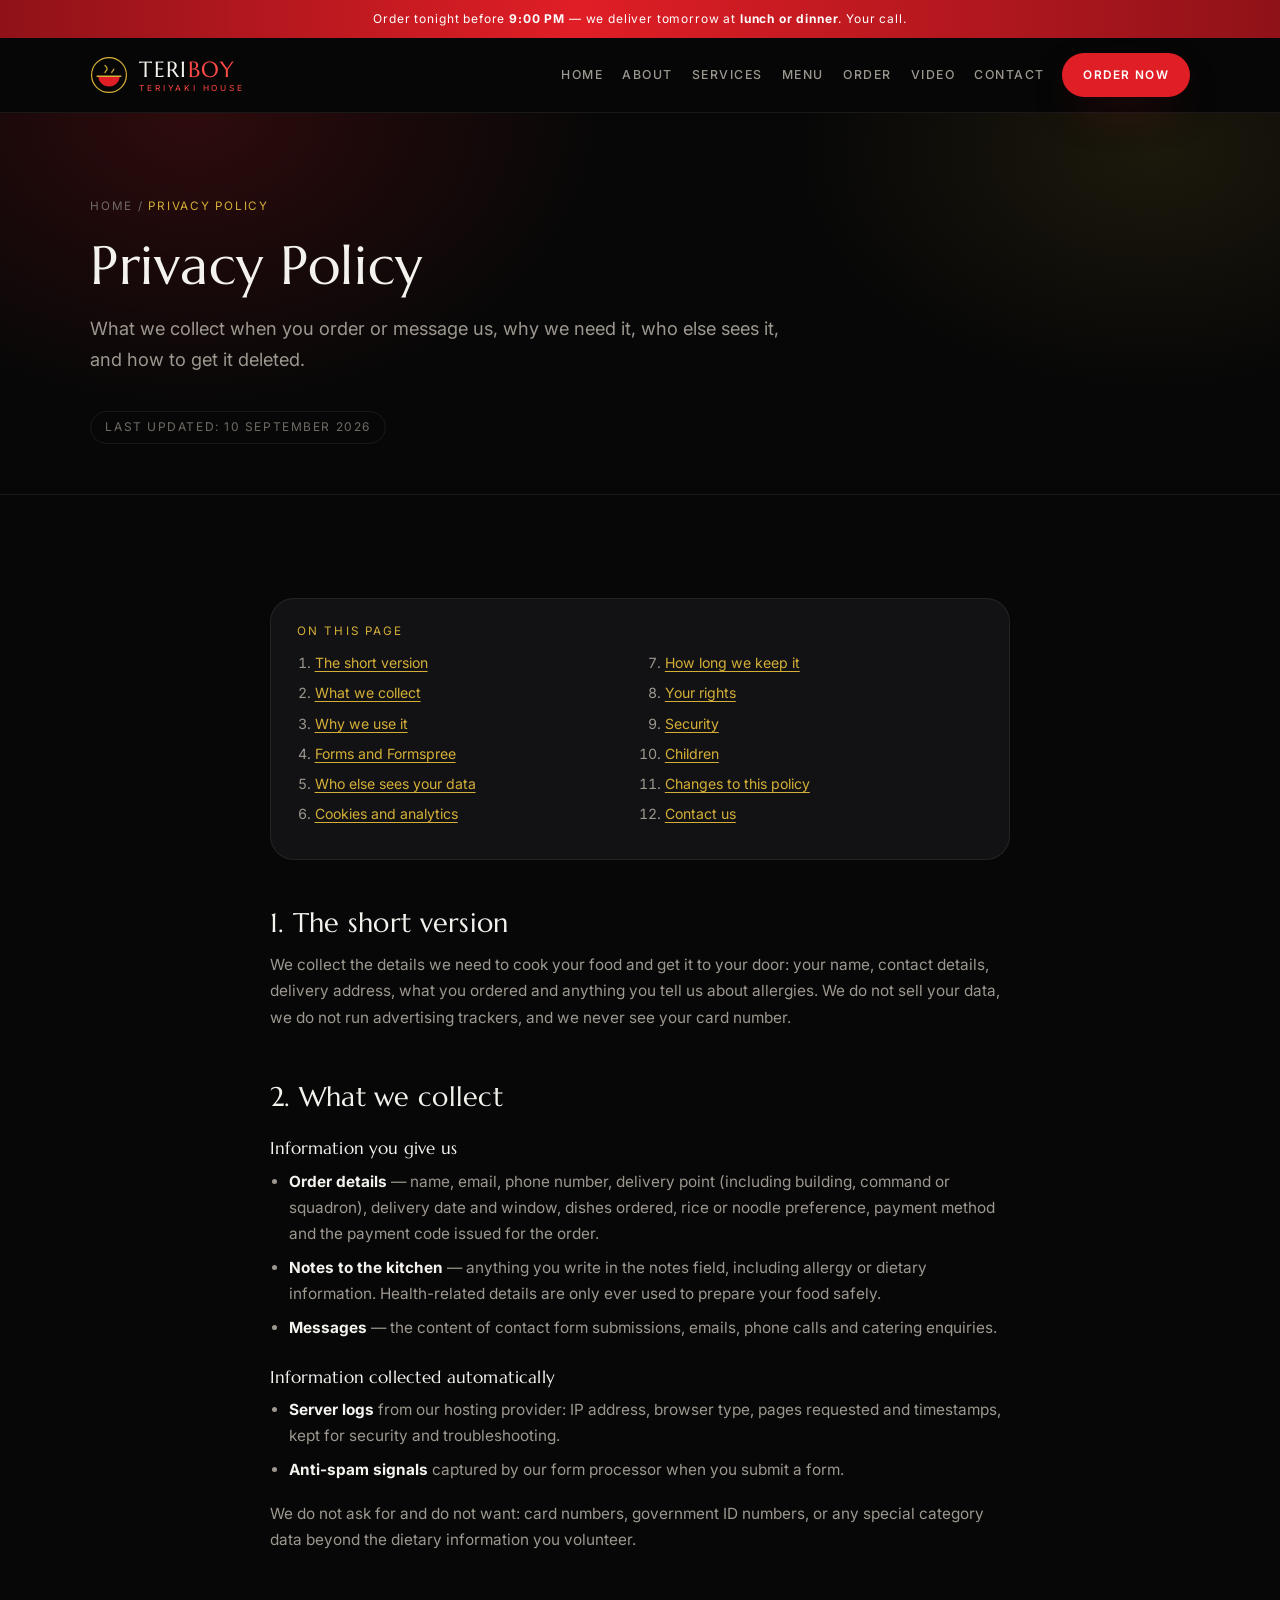
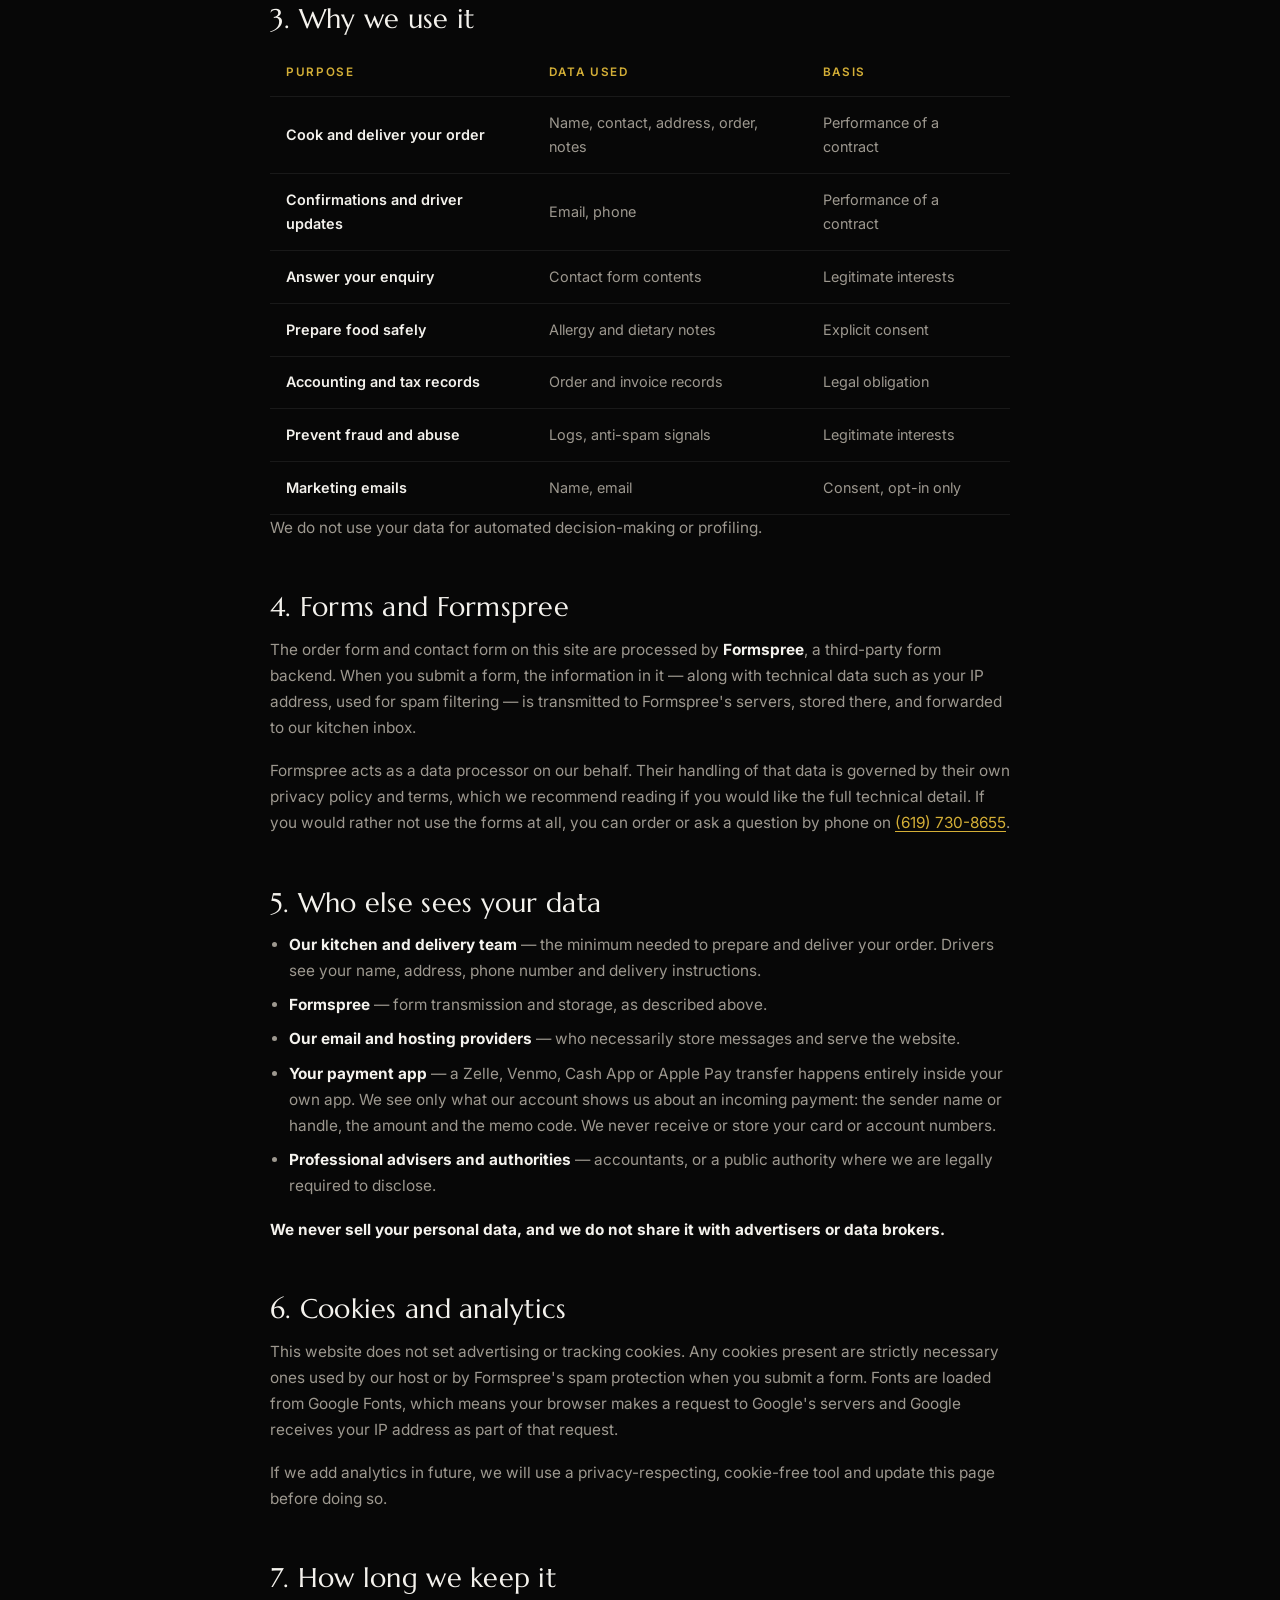
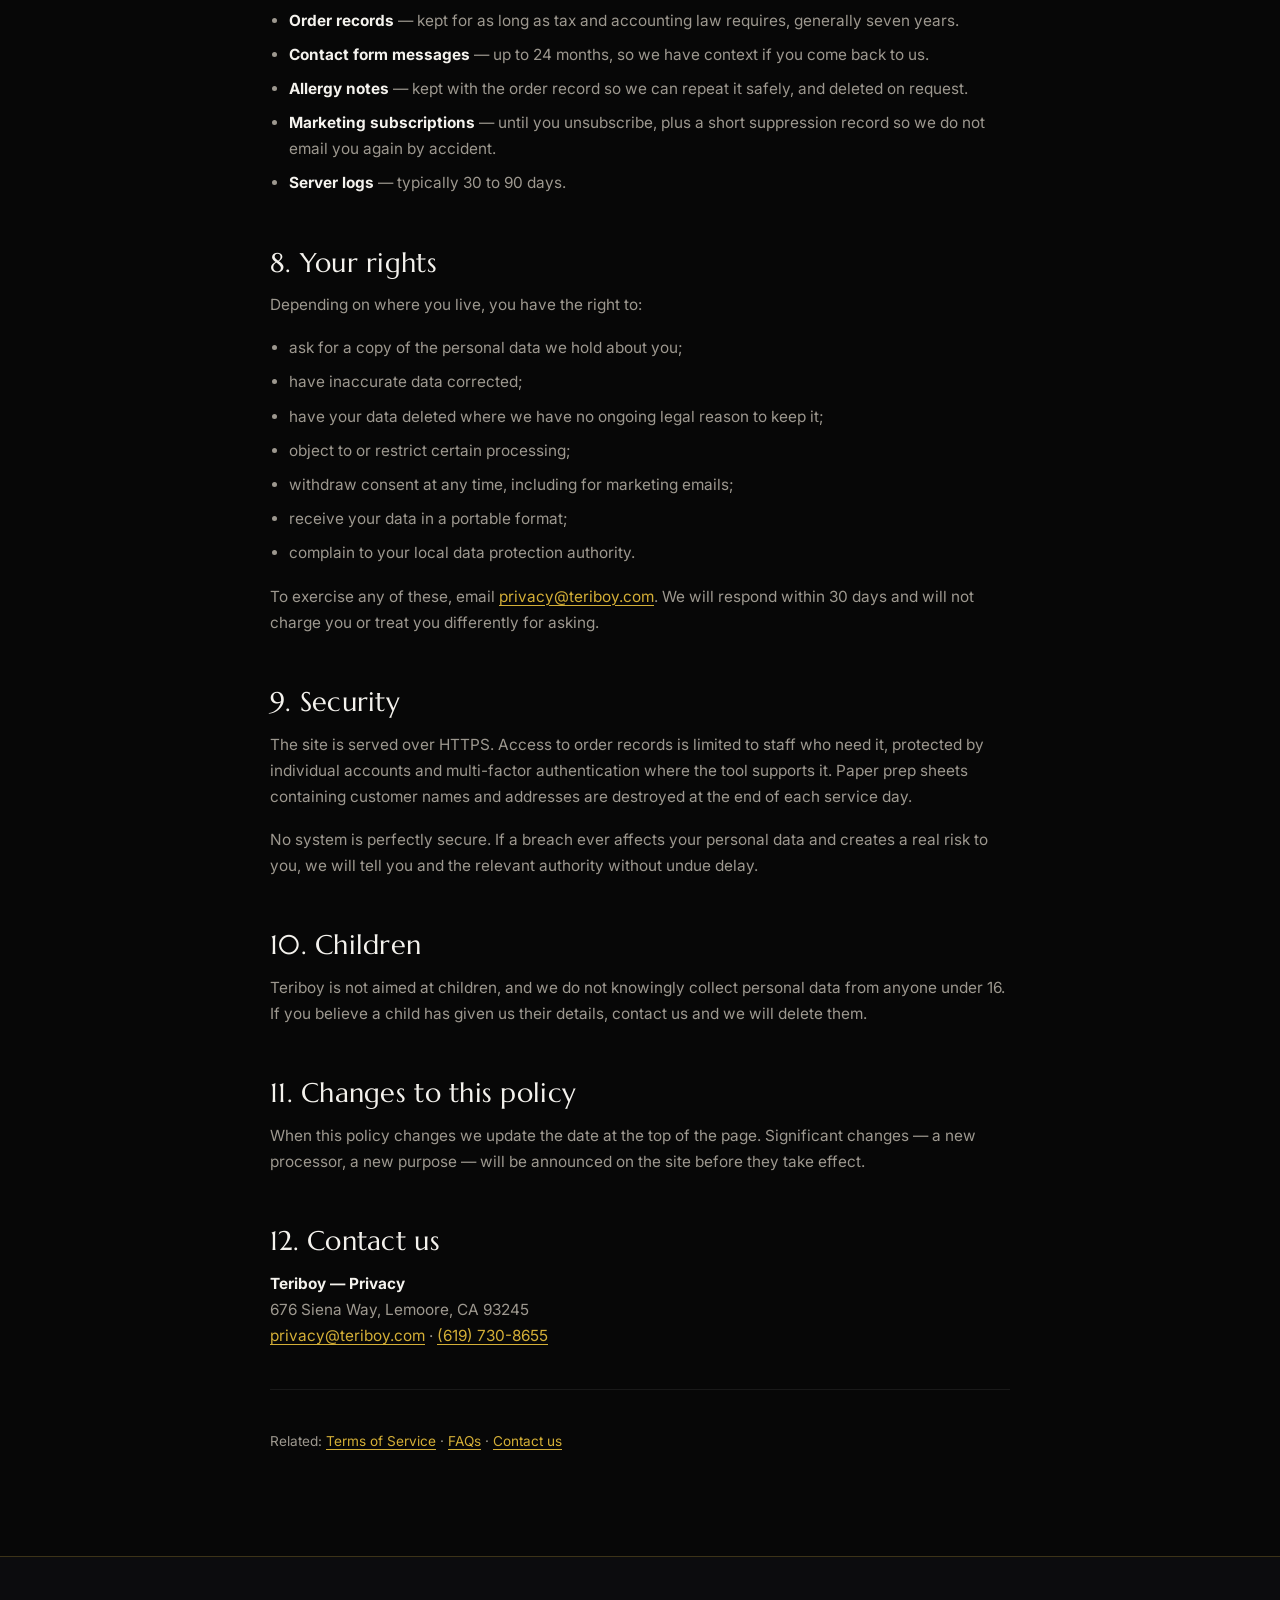
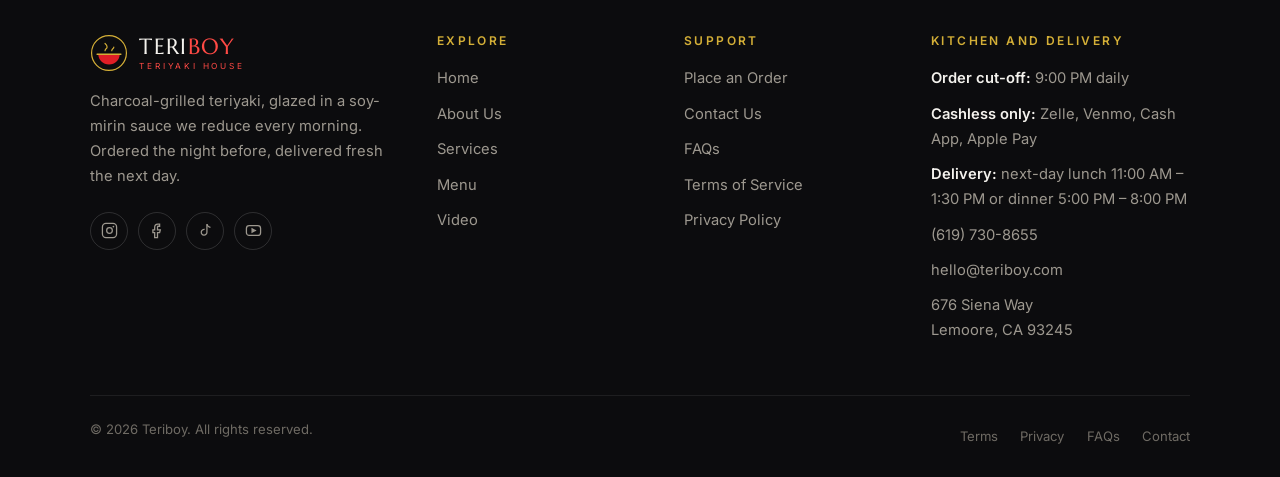
<file: privacy.html>
<!DOCTYPE html>
<html lang="en">
<head>
<meta charset="utf-8">
<meta name="viewport" content="width=device-width, initial-scale=1">
<script>document.documentElement.className += " js";</script>
<title>Privacy Policy | Teriboy</title>
<meta name="description" content="What Teriboy collects when you order or message us, why we need it, how Formspree processes our forms, what Zelle does and does not share with us, and how to have it deleted.">
<link rel="canonical" href="https://teriboy.com/privacy.html">
<meta name="theme-color" content="#070707">
<meta property="og:type" content="website">
<meta property="og:site_name" content="Teriboy">
<meta property="og:title" content="Privacy Policy | Teriboy">
<meta property="og:description" content="What Teriboy collects when you order or message us, why we need it, how Formspree processes our forms, what Zelle does and does not share with us, and how to have it deleted.">
<meta property="og:url" content="https://teriboy.com/privacy.html">
<meta name="twitter:card" content="summary_large_image">
<link rel="icon" href="assets/img/favicon.svg" type="image/svg+xml">
<link rel="apple-touch-icon" href="assets/img/favicon.svg">
<link rel="preconnect" href="https://fonts.googleapis.com">
<link rel="preconnect" href="https://fonts.gstatic.com" crossorigin>
<link href="https://fonts.googleapis.com/css2?family=Marcellus&amp;family=Inter:wght@400;500;600;700&amp;display=swap" rel="stylesheet">
<link rel="stylesheet" href="assets/css/style.css">

</head>
<body data-page="privacy">
<a class="skip" href="#main">Skip to content</a>

<div class="topbar">
  Order tonight before <strong>9:00 PM</strong> &mdash; we deliver tomorrow at <strong>lunch or dinner</strong>. Your call.
</div>

<header class="site-header">
  <div class="container">
    <a class="brand" href="index.html" aria-label="Teriboy home">
      <svg class="brand__mark" viewBox="0 0 48 48" fill="none" aria-hidden="true">
        <circle cx="24" cy="24" r="22" stroke="#d4af37" stroke-width="1.5"/>
        <path d="M10.5 25.5h27c0 7.2-6 13-13.5 13s-13.5-5.8-13.5-13Z" fill="#e01e26"/>
        <path d="M9 25.5h30" stroke="#d4af37" stroke-width="1.8" stroke-linecap="round"/>
        <path d="M19 21c0-2.2 2.6-2.4 2.6-4.6S19 12 19 12" stroke="#d4af37" stroke-width="1.5" stroke-linecap="round"/>
        <path d="M27.5 21c0-2.2 2.6-2.4 2.6-4.6" stroke="#d4af37" stroke-width="1.5" stroke-linecap="round"/>
      </svg>
      <span class="brand__name">TERI<span>BOY</span>
        <span class="brand__tag">Teriyaki House</span>
      </span>
    </a>

    <nav class="nav" id="primary-nav" aria-label="Primary">
      <a href="index.html">Home</a>
      <a href="about.html">About</a>
      <a href="services.html">Services</a>
      <a href="menu.html">Menu</a>
      <a href="order.html">Order</a>
      <a href="video.html">Video</a>
      <a href="contact.html">Contact</a>
      <a class="btn btn--sm nav-cta" href="order.html">Order Now</a>
    </nav>

    <a class="btn btn--sm header-cta" href="order.html">Order Now</a>
    <button class="nav-toggle" type="button" aria-label="Menu" aria-expanded="false" aria-controls="primary-nav">
      <span></span><span></span><span></span>
    </button>
  </div>
</header>

<main id="main">

<!-- ============================================================ PAGE HERO -->
<section class="page-hero">
  <div class="container">
    <p class="breadcrumb"><a href="index.html">Home</a> / <span>Privacy Policy</span></p>
    <h1>Privacy Policy</h1>
    <p class="lead">What we collect when you order or message us, why we need it, who else sees it, and how to get it deleted.</p>
    <p class="updated mt-1">Last updated: 10 September 2026</p>
  </div>
</section>

<!-- ============================================================ PRIVACY -->
<section class="section">
  <div class="container container--narrow legal">

    <div class="toc reveal">
      <h4>On this page</h4>
      <ol>
        <li><a href="#p1">The short version</a></li>
        <li><a href="#p2">What we collect</a></li>
        <li><a href="#p3">Why we use it</a></li>
        <li><a href="#p4">Forms and Formspree</a></li>
        <li><a href="#p5">Who else sees your data</a></li>
        <li><a href="#p6">Cookies and analytics</a></li>
        <li><a href="#p7">How long we keep it</a></li>
        <li><a href="#p8">Your rights</a></li>
        <li><a href="#p9">Security</a></li>
        <li><a href="#p10">Children</a></li>
        <li><a href="#p11">Changes to this policy</a></li>
        <li><a href="#p12">Contact us</a></li>
      </ol>
    </div>

    <div class="reveal">
      <h2 id="p1">1. The short version</h2>
      <p>We collect the details we need to cook your food and get it to your door: your name, contact details, delivery address, what you ordered and anything you tell us about allergies. We do not sell your data, we do not run advertising trackers, and we never see your card number.</p>

      <h2 id="p2">2. What we collect</h2>
      <h3>Information you give us</h3>
      <ul>
        <li><strong>Order details</strong> &mdash; name, email, phone number, delivery point (including building, command or squadron), delivery date and window, dishes ordered, rice or noodle preference, payment method and the payment code issued for the order.</li>
        <li><strong>Notes to the kitchen</strong> &mdash; anything you write in the notes field, including allergy or dietary information. Health-related details are only ever used to prepare your food safely.</li>
        <li><strong>Messages</strong> &mdash; the content of contact form submissions, emails, phone calls and catering enquiries.</li>
      </ul>
      <h3>Information collected automatically</h3>
      <ul>
        <li><strong>Server logs</strong> from our hosting provider: IP address, browser type, pages requested and timestamps, kept for security and troubleshooting.</li>
        <li><strong>Anti-spam signals</strong> captured by our form processor when you submit a form.</li>
      </ul>
      <p>We do not ask for and do not want: card numbers, government ID numbers, or any special category data beyond the dietary information you volunteer.</p>

      <h2 id="p3">3. Why we use it</h2>
      <div class="table-wrap">
        <table>
          <thead><tr><th>Purpose</th><th>Data used</th><th>Basis</th></tr></thead>
          <tbody>
            <tr><td><strong>Cook and deliver your order</strong></td><td>Name, contact, address, order, notes</td><td>Performance of a contract</td></tr>
            <tr><td><strong>Confirmations and driver updates</strong></td><td>Email, phone</td><td>Performance of a contract</td></tr>
            <tr><td><strong>Answer your enquiry</strong></td><td>Contact form contents</td><td>Legitimate interests</td></tr>
            <tr><td><strong>Prepare food safely</strong></td><td>Allergy and dietary notes</td><td>Explicit consent</td></tr>
            <tr><td><strong>Accounting and tax records</strong></td><td>Order and invoice records</td><td>Legal obligation</td></tr>
            <tr><td><strong>Prevent fraud and abuse</strong></td><td>Logs, anti-spam signals</td><td>Legitimate interests</td></tr>
            <tr><td><strong>Marketing emails</strong></td><td>Name, email</td><td>Consent, opt-in only</td></tr>
          </tbody>
        </table>
      </div>
      <p>We do not use your data for automated decision-making or profiling.</p>

      <h2 id="p4">4. Forms and Formspree</h2>
      <p>The order form and contact form on this site are processed by <strong>Formspree</strong>, a third-party form backend. When you submit a form, the information in it &mdash; along with technical data such as your IP address, used for spam filtering &mdash; is transmitted to Formspree's servers, stored there, and forwarded to our kitchen inbox.</p>
      <p>Formspree acts as a data processor on our behalf. Their handling of that data is governed by their own privacy policy and terms, which we recommend reading if you would like the full technical detail. If you would rather not use the forms at all, you can order or ask a question by phone on <a href="tel:+16197308655">(619) 730-8655</a>.</p>

      <h2 id="p5">5. Who else sees your data</h2>
      <ul>
        <li><strong>Our kitchen and delivery team</strong> &mdash; the minimum needed to prepare and deliver your order. Drivers see your name, address, phone number and delivery instructions.</li>
        <li><strong>Formspree</strong> &mdash; form transmission and storage, as described above.</li>
        <li><strong>Our email and hosting providers</strong> &mdash; who necessarily store messages and serve the website.</li>
        <li><strong>Your payment app</strong> &mdash; a Zelle, Venmo, Cash App or Apple Pay transfer happens entirely inside your own app. We see only what our account shows us about an incoming payment: the sender name or handle, the amount and the memo code. We never receive or store your card or account numbers.</li>
        <li><strong>Professional advisers and authorities</strong> &mdash; accountants, or a public authority where we are legally required to disclose.</li>
      </ul>
      <p><strong>We never sell your personal data, and we do not share it with advertisers or data brokers.</strong></p>

      <h2 id="p6">6. Cookies and analytics</h2>
      <p>This website does not set advertising or tracking cookies. Any cookies present are strictly necessary ones used by our host or by Formspree's spam protection when you submit a form. Fonts are loaded from Google Fonts, which means your browser makes a request to Google's servers and Google receives your IP address as part of that request.</p>
      <p>If we add analytics in future, we will use a privacy-respecting, cookie-free tool and update this page before doing so.</p>

      <h2 id="p7">7. How long we keep it</h2>
      <ul>
        <li><strong>Order records</strong> &mdash; kept for as long as tax and accounting law requires, generally seven years.</li>
        <li><strong>Contact form messages</strong> &mdash; up to 24 months, so we have context if you come back to us.</li>
        <li><strong>Allergy notes</strong> &mdash; kept with the order record so we can repeat it safely, and deleted on request.</li>
        <li><strong>Marketing subscriptions</strong> &mdash; until you unsubscribe, plus a short suppression record so we do not email you again by accident.</li>
        <li><strong>Server logs</strong> &mdash; typically 30 to 90 days.</li>
      </ul>

      <h2 id="p8">8. Your rights</h2>
      <p>Depending on where you live, you have the right to:</p>
      <ul>
        <li>ask for a copy of the personal data we hold about you;</li>
        <li>have inaccurate data corrected;</li>
        <li>have your data deleted where we have no ongoing legal reason to keep it;</li>
        <li>object to or restrict certain processing;</li>
        <li>withdraw consent at any time, including for marketing emails;</li>
        <li>receive your data in a portable format;</li>
        <li>complain to your local data protection authority.</li>
      </ul>
      <p>To exercise any of these, email <a href="mailto:privacy@teriboy.com">privacy@teriboy.com</a>. We will respond within 30 days and will not charge you or treat you differently for asking.</p>

      <h2 id="p9">9. Security</h2>
      <p>The site is served over HTTPS. Access to order records is limited to staff who need it, protected by individual accounts and multi-factor authentication where the tool supports it. Paper prep sheets containing customer names and addresses are destroyed at the end of each service day.</p>
      <p>No system is perfectly secure. If a breach ever affects your personal data and creates a real risk to you, we will tell you and the relevant authority without undue delay.</p>

      <h2 id="p10">10. Children</h2>
      <p>Teriboy is not aimed at children, and we do not knowingly collect personal data from anyone under 16. If you believe a child has given us their details, contact us and we will delete them.</p>

      <h2 id="p11">11. Changes to this policy</h2>
      <p>When this policy changes we update the date at the top of the page. Significant changes &mdash; a new processor, a new purpose &mdash; will be announced on the site before they take effect.</p>

      <h2 id="p12">12. Contact us</h2>
      <p><strong>Teriboy &mdash; Privacy</strong><br>
      676 Siena Way, Lemoore, CA 93245<br>
      <a href="mailto:privacy@teriboy.com">privacy@teriboy.com</a> &middot; <a href="tel:+16197308655">(619) 730-8655</a></p>

      <hr>
      <p class="muted" style="font-size:.85rem">Related: <a href="terms.html">Terms of Service</a> &middot; <a href="faqs.html">FAQs</a> &middot; <a href="contact.html">Contact us</a></p>
    </div>
  </div>
</section>

</main>

<footer class="site-footer">
  <div class="container">
    <div class="footer-grid">
      <div class="footer-brand">
        <a class="brand" href="index.html" aria-label="Teriboy home">
          <svg class="brand__mark" viewBox="0 0 48 48" fill="none" aria-hidden="true">
            <circle cx="24" cy="24" r="22" stroke="#d4af37" stroke-width="1.5"/>
            <path d="M10.5 25.5h27c0 7.2-6 13-13.5 13s-13.5-5.8-13.5-13Z" fill="#e01e26"/>
            <path d="M9 25.5h30" stroke="#d4af37" stroke-width="1.8" stroke-linecap="round"/>
            <path d="M19 21c0-2.2 2.6-2.4 2.6-4.6S19 12 19 12" stroke="#d4af37" stroke-width="1.5" stroke-linecap="round"/>
            <path d="M27.5 21c0-2.2 2.6-2.4 2.6-4.6" stroke="#d4af37" stroke-width="1.5" stroke-linecap="round"/>
          </svg>
          <span class="brand__name">TERI<span>BOY</span>
            <span class="brand__tag">Teriyaki House</span>
          </span>
        </a>
        <p>Charcoal-grilled teriyaki, glazed in a soy-mirin sauce we reduce every morning. Ordered the night before, delivered fresh the next day.</p>
        <div class="socials">
          <a href="https://instagram.com/" aria-label="Teriboy on Instagram" rel="noopener">
            <svg width="17" height="17" viewBox="0 0 24 24" fill="none" stroke="currentColor" stroke-width="1.8"><rect x="2" y="2" width="20" height="20" rx="5"/><circle cx="12" cy="12" r="4"/><circle cx="17.5" cy="6.5" r="1.2" fill="currentColor" stroke="none"/></svg>
          </a>
          <a href="https://facebook.com/" aria-label="Teriboy on Facebook" rel="noopener">
            <svg width="17" height="17" viewBox="0 0 24 24" fill="none" stroke="currentColor" stroke-width="1.8"><path d="M15 3h-2.5A4.5 4.5 0 0 0 8 7.5V11H5.5v4H8v7h4v-7h3l1-4h-4V7.5A1.5 1.5 0 0 1 12.5 6H15V3Z"/></svg>
          </a>
          <a href="https://tiktok.com/" aria-label="Teriboy on TikTok" rel="noopener">
            <svg width="17" height="17" viewBox="0 0 24 24" fill="none" stroke="currentColor" stroke-width="1.8"><path d="M14 3v11.5a4 4 0 1 1-3.2-3.92"/><path d="M14 3c.6 2.6 2.3 4.2 5 4.5"/></svg>
          </a>
          <a href="https://youtube.com/" aria-label="Teriboy on YouTube" rel="noopener">
            <svg width="17" height="17" viewBox="0 0 24 24" fill="none" stroke="currentColor" stroke-width="1.8"><rect x="2" y="5" width="20" height="14" rx="4"/><path d="M10 9.5v5l4.5-2.5L10 9.5Z" fill="currentColor"/></svg>
          </a>
        </div>
      </div>

      <div>
        <h4>Explore</h4>
        <ul class="footer-list">
          <li><a href="index.html">Home</a></li>
          <li><a href="about.html">About Us</a></li>
          <li><a href="services.html">Services</a></li>
          <li><a href="menu.html">Menu</a></li>
          <li><a href="video.html">Video</a></li>
        </ul>
      </div>

      <div>
        <h4>Support</h4>
        <ul class="footer-list">
          <li><a href="order.html">Place an Order</a></li>
          <li><a href="contact.html">Contact Us</a></li>
          <li><a href="faqs.html">FAQs</a></li>
          <li><a href="terms.html">Terms of Service</a></li>
          <li><a href="privacy.html">Privacy Policy</a></li>
        </ul>
      </div>

      <div>
        <h4>Kitchen and Delivery</h4>
        <ul class="footer-list">
          <li><strong>Order cut-off:</strong> 9:00 PM daily</li>
          <li><strong>Cashless only:</strong> Zelle, Venmo, Cash App, Apple Pay</li>
          <li><strong>Delivery:</strong> next-day lunch 11:00 AM &ndash; 1:30 PM or dinner 5:00 PM &ndash; 8:00 PM</li>
          <li><a href="tel:+16197308655">(619) 730-8655</a></li>
          <li><a href="mailto:hello@teriboy.com">hello@teriboy.com</a></li>
          <li>676 Siena Way<br>Lemoore, CA 93245</li>
        </ul>
      </div>
    </div>

    <div class="footer-bottom">
      <p>&copy; <span data-year>2026</span> Teriboy. All rights reserved.</p>
      <nav aria-label="Legal">
        <a href="terms.html">Terms</a>
        <a href="privacy.html">Privacy</a>
        <a href="faqs.html">FAQs</a>
        <a href="contact.html">Contact</a>
      </nav>
    </div>
  </div>
</footer>

<button class="to-top" type="button" aria-label="Back to top" hidden>
  <svg width="20" height="20" viewBox="0 0 24 24" fill="none" stroke="currentColor" stroke-width="2.2" stroke-linecap="round" stroke-linejoin="round" aria-hidden="true">
    <path d="M12 19V5M5 12l7-7 7 7"/>
  </svg>
</button>

<script src="assets/js/main.js"></script>
</body>
</html>
</file>
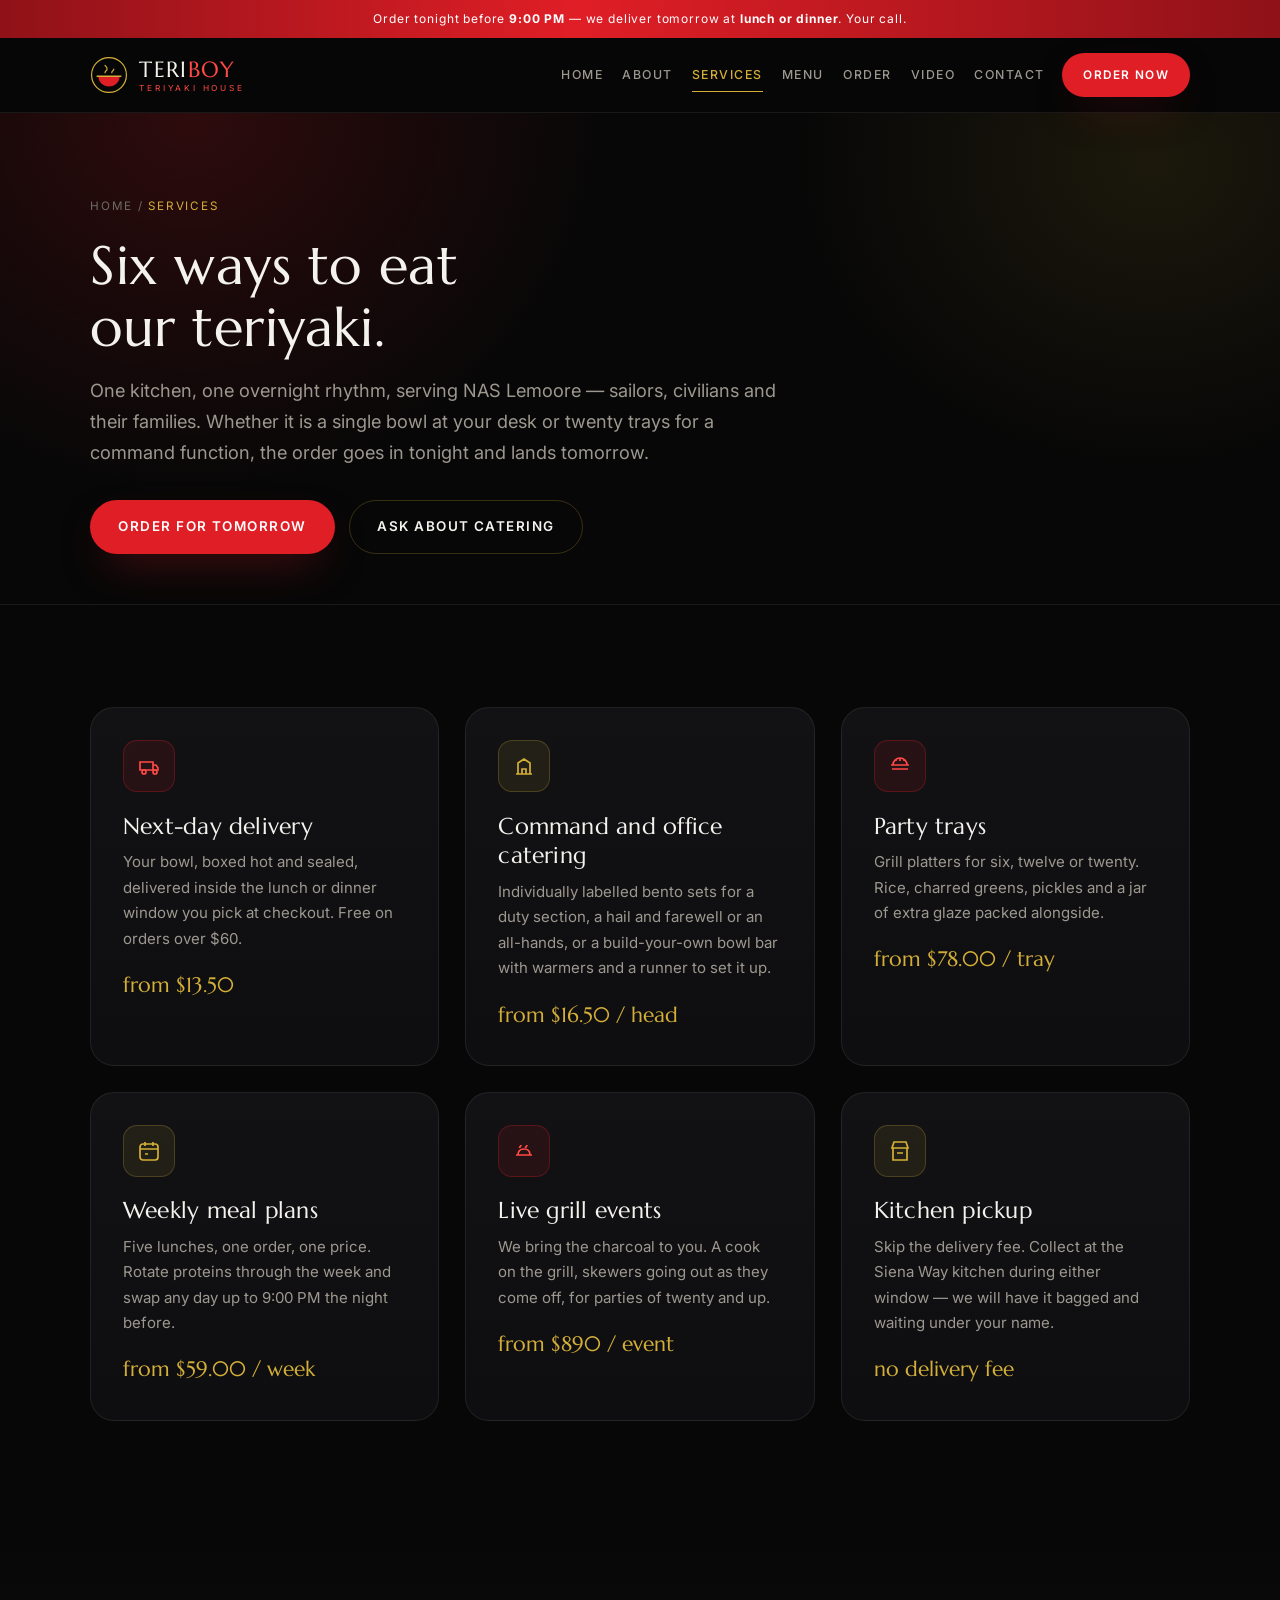
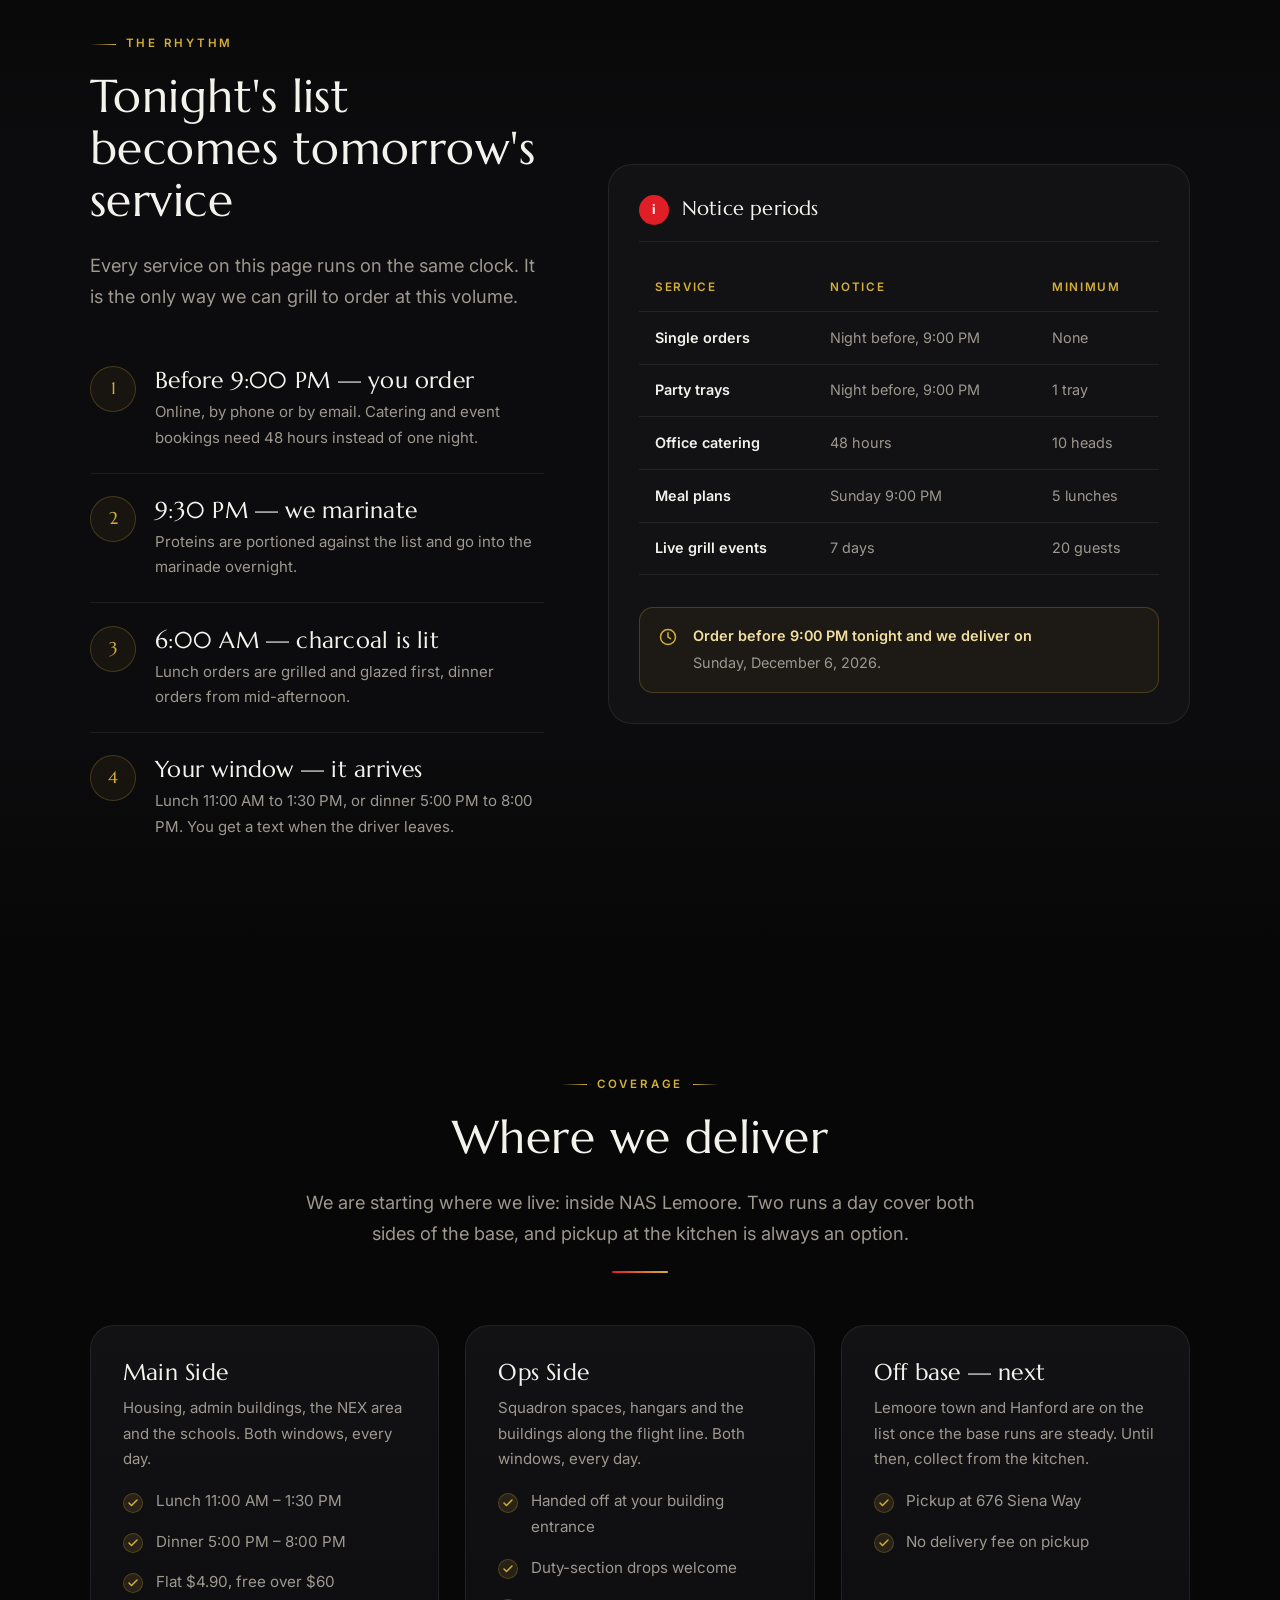
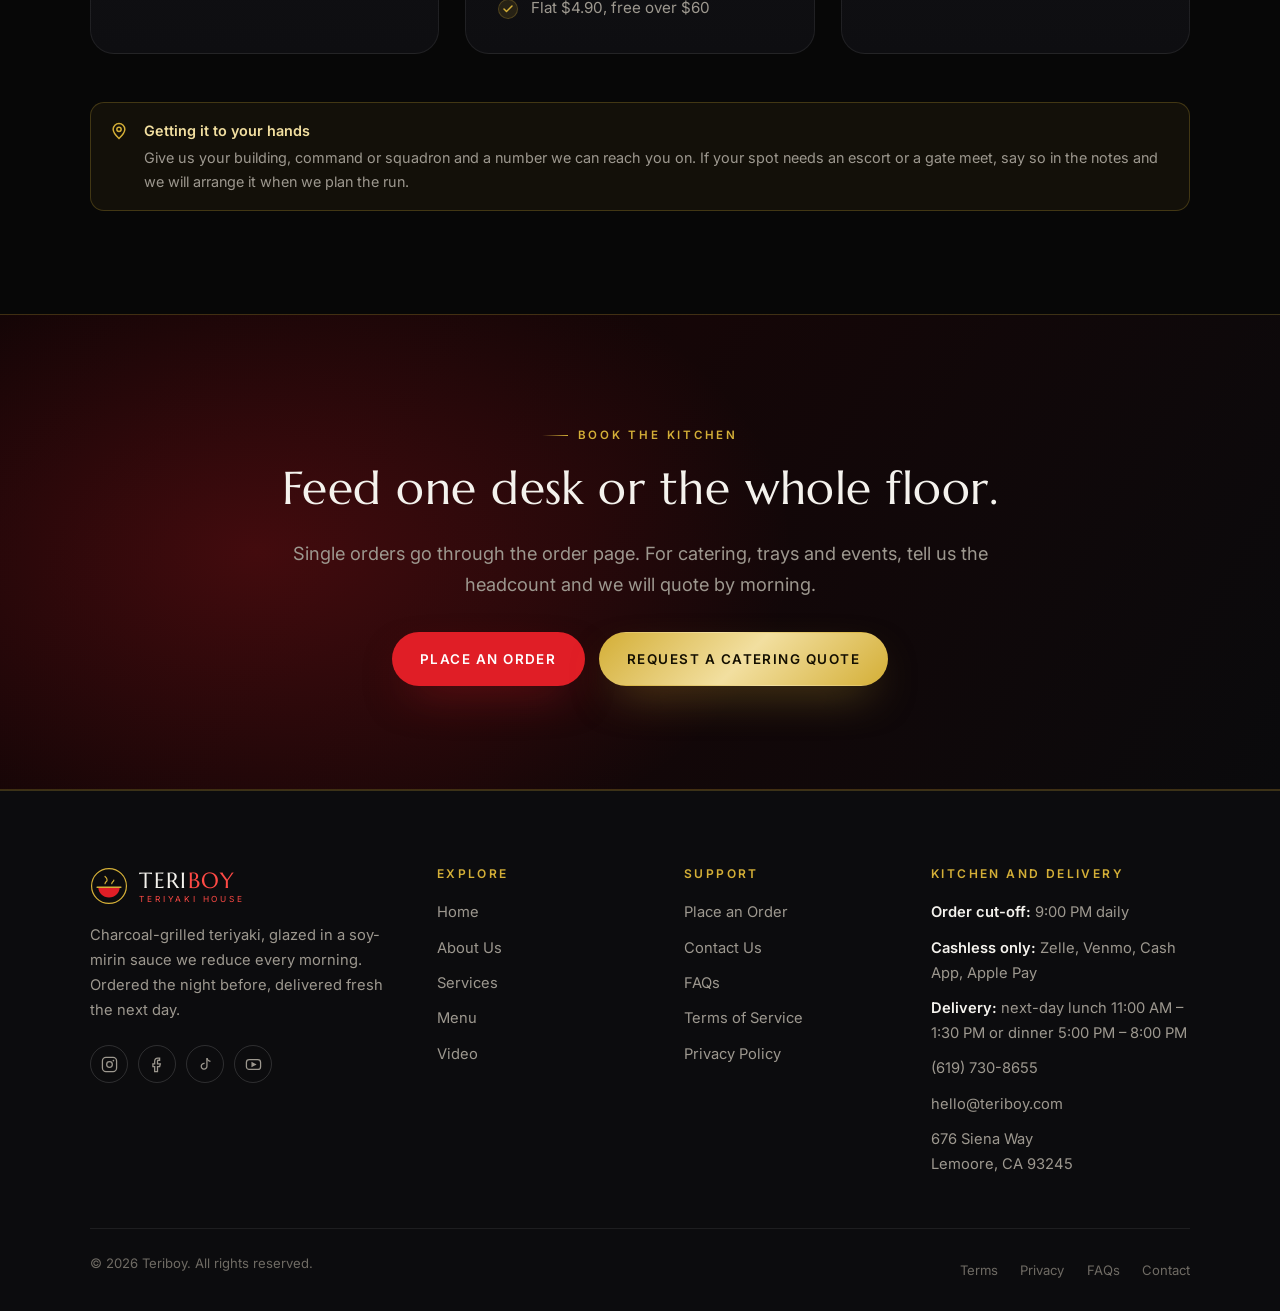
<file: services.html>
<!DOCTYPE html>
<html lang="en">
<head>
<meta charset="utf-8">
<meta name="viewport" content="width=device-width, initial-scale=1">
<script>document.documentElement.className += " js";</script>
<title>Services | Delivery, Office Catering and Party Trays | Teriboy</title>
<meta name="description" content="Next-day teriyaki delivery to Main Side and Ops Side at NAS Lemoore, command catering from ten heads, party trays, weekly meal plans, live grill events and kitchen pickup.">
<link rel="canonical" href="https://teriboy.com/services.html">
<meta name="theme-color" content="#070707">
<meta property="og:type" content="website">
<meta property="og:site_name" content="Teriboy">
<meta property="og:title" content="Services | Delivery, Office Catering and Party Trays | Teriboy">
<meta property="og:description" content="Next-day teriyaki delivery to Main Side and Ops Side at NAS Lemoore, command catering from ten heads, party trays, weekly meal plans, live grill events and kitchen pickup.">
<meta property="og:url" content="https://teriboy.com/services.html">
<meta name="twitter:card" content="summary_large_image">
<link rel="icon" href="assets/img/favicon.svg" type="image/svg+xml">
<link rel="apple-touch-icon" href="assets/img/favicon.svg">
<link rel="preconnect" href="https://fonts.googleapis.com">
<link rel="preconnect" href="https://fonts.gstatic.com" crossorigin>
<link href="https://fonts.googleapis.com/css2?family=Marcellus&amp;family=Inter:wght@400;500;600;700&amp;display=swap" rel="stylesheet">
<link rel="stylesheet" href="assets/css/style.css">

</head>
<body data-page="services">
<a class="skip" href="#main">Skip to content</a>

<div class="topbar">
  Order tonight before <strong>9:00 PM</strong> &mdash; we deliver tomorrow at <strong>lunch or dinner</strong>. Your call.
</div>

<header class="site-header">
  <div class="container">
    <a class="brand" href="index.html" aria-label="Teriboy home">
      <svg class="brand__mark" viewBox="0 0 48 48" fill="none" aria-hidden="true">
        <circle cx="24" cy="24" r="22" stroke="#d4af37" stroke-width="1.5"/>
        <path d="M10.5 25.5h27c0 7.2-6 13-13.5 13s-13.5-5.8-13.5-13Z" fill="#e01e26"/>
        <path d="M9 25.5h30" stroke="#d4af37" stroke-width="1.8" stroke-linecap="round"/>
        <path d="M19 21c0-2.2 2.6-2.4 2.6-4.6S19 12 19 12" stroke="#d4af37" stroke-width="1.5" stroke-linecap="round"/>
        <path d="M27.5 21c0-2.2 2.6-2.4 2.6-4.6" stroke="#d4af37" stroke-width="1.5" stroke-linecap="round"/>
      </svg>
      <span class="brand__name">TERI<span>BOY</span>
        <span class="brand__tag">Teriyaki House</span>
      </span>
    </a>

    <nav class="nav" id="primary-nav" aria-label="Primary">
      <a href="index.html">Home</a>
      <a href="about.html">About</a>
      <a href="services.html">Services</a>
      <a href="menu.html">Menu</a>
      <a href="order.html">Order</a>
      <a href="video.html">Video</a>
      <a href="contact.html">Contact</a>
      <a class="btn btn--sm nav-cta" href="order.html">Order Now</a>
    </nav>

    <a class="btn btn--sm header-cta" href="order.html">Order Now</a>
    <button class="nav-toggle" type="button" aria-label="Menu" aria-expanded="false" aria-controls="primary-nav">
      <span></span><span></span><span></span>
    </button>
  </div>
</header>

<main id="main">

<!-- ============================================================ PAGE HERO -->
<section class="page-hero">
  <div class="container">
    <p class="breadcrumb"><a href="index.html">Home</a> / <span>Services</span></p>
    <h1>Six ways to eat<br>our teriyaki.</h1>
    <p class="lead">One kitchen, one overnight rhythm, serving NAS Lemoore &mdash; sailors, civilians and their families. Whether it is a single bowl at your desk or twenty trays for a command function, the order goes in tonight and lands tomorrow.</p>
    <div class="btn-row">
      <a class="btn" href="order.html">Order for tomorrow</a>
      <a class="btn btn--ghost" href="contact.html">Ask about catering</a>
    </div>
  </div>
</section>

<!-- ============================================================ SERVICES -->
<section class="section">
  <div class="container">
    <div class="grid g-3">
      <article class="card reveal">
        <div class="icon-box"><svg width="24" height="24" viewBox="0 0 24 24" fill="none" stroke="currentColor" stroke-width="1.7"><path d="M3 8h13v8H3zM16 11h3l2 3v2h-5z"/><circle cx="7" cy="18" r="2"/><circle cx="18" cy="18" r="2"/></svg></div>
        <h3>Next-day delivery</h3>
        <p>Your bowl, boxed hot and sealed, delivered inside the lunch or dinner window you pick at checkout. Free on orders over $60.</p>
        <span class="card__price">from $13.50</span>
      </article>

      <article class="card reveal" data-delay="80">
        <div class="icon-box icon-box--gold"><svg width="24" height="24" viewBox="0 0 24 24" fill="none" stroke="currentColor" stroke-width="1.7"><path d="M4 20h16M6 20V9l6-4 6 4v11M10 20v-5h4v5"/></svg></div>
        <h3>Command and office catering</h3>
        <p>Individually labelled bento sets for a duty section, a hail and farewell or an all-hands, or a build-your-own bowl bar with warmers and a runner to set it up.</p>
        <span class="card__price">from $16.50 / head</span>
      </article>

      <article class="card reveal" data-delay="160">
        <div class="icon-box"><svg width="24" height="24" viewBox="0 0 24 24" fill="none" stroke="currentColor" stroke-width="1.7"><path d="M3 11h18M5 11a7 7 0 0 1 14 0M4 15h16M8 5v2M12 4v3M16 5v2"/></svg></div>
        <h3>Party trays</h3>
        <p>Grill platters for six, twelve or twenty. Rice, charred greens, pickles and a jar of extra glaze packed alongside.</p>
        <span class="card__price">from $78.00 / tray</span>
      </article>

      <article class="card reveal">
        <div class="icon-box icon-box--gold"><svg width="24" height="24" viewBox="0 0 24 24" fill="none" stroke="currentColor" stroke-width="1.7"><rect x="3" y="5" width="18" height="16" rx="3"/><path d="M8 3v4M16 3v4M3 10h18M8 15h3"/></svg></div>
        <h3>Weekly meal plans</h3>
        <p>Five lunches, one order, one price. Rotate proteins through the week and swap any day up to 9:00 PM the night before.</p>
        <span class="card__price">from $59.00 / week</span>
      </article>

      <article class="card reveal" data-delay="80">
        <div class="icon-box"><svg width="24" height="24" viewBox="0 0 24 24" fill="none" stroke="currentColor" stroke-width="1.7"><path d="M4 16h16M6 16c0-4 2.7-6 6-6s6 2 6 6M9 6c0 1.5-1.5 1.8-1.5 3M15 6c0 1.5-1.5 1.8-1.5 3"/></svg></div>
        <h3>Live grill events</h3>
        <p>We bring the charcoal to you. A cook on the grill, skewers going out as they come off, for parties of twenty and up.</p>
        <span class="card__price">from $890 / event</span>
      </article>

      <article class="card reveal" data-delay="160">
        <div class="icon-box icon-box--gold"><svg width="24" height="24" viewBox="0 0 24 24" fill="none" stroke="currentColor" stroke-width="1.7"><path d="M6 3h12l2 6H4l2-6ZM5 9v12h14V9M9 14h6"/></svg></div>
        <h3>Kitchen pickup</h3>
        <p>Skip the delivery fee. Collect at the Siena Way kitchen during either window &mdash; we will have it bagged and waiting under your name.</p>
        <span class="card__price">no delivery fee</span>
      </article>
    </div>
  </div>
</section>

<!-- ============================================================ HOW ORDERING WORKS -->
<section class="section section--alt">
  <div class="container split">
    <div class="reveal">
      <span class="eyebrow">The rhythm</span>
      <h2>Tonight's list becomes tomorrow's service</h2>
      <p class="lead">Every service on this page runs on the same clock. It is the only way we can grill to order at this volume.</p>
      <div class="steps mt-2">
        <div class="step">
          <span class="step__no">1</span>
          <div><h3>Before 9:00 PM &mdash; you order</h3><p>Online, by phone or by email. Catering and event bookings need 48 hours instead of one night.</p></div>
        </div>
        <div class="step">
          <span class="step__no">2</span>
          <div><h3>9:30 PM &mdash; we marinate</h3><p>Proteins are portioned against the list and go into the marinade overnight.</p></div>
        </div>
        <div class="step">
          <span class="step__no">3</span>
          <div><h3>6:00 AM &mdash; charcoal is lit</h3><p>Lunch orders are grilled and glazed first, dinner orders from mid-afternoon.</p></div>
        </div>
        <div class="step">
          <span class="step__no">4</span>
          <div><h3>Your window &mdash; it arrives</h3><p>Lunch 11:00 AM to 1:30 PM, or dinner 5:00 PM to 8:00 PM. You get a text when the driver leaves.</p></div>
        </div>
      </div>
    </div>

    <div class="reveal" data-delay="120">
      <div class="panel">
        <div class="panel__head"><span class="panel__step">i</span><h2>Notice periods</h2></div>
        <div class="table-wrap">
          <table>
            <thead><tr><th>Service</th><th>Notice</th><th>Minimum</th></tr></thead>
            <tbody>
              <tr><td><strong>Single orders</strong></td><td>Night before, 9:00 PM</td><td>None</td></tr>
              <tr><td><strong>Party trays</strong></td><td>Night before, 9:00 PM</td><td>1 tray</td></tr>
              <tr><td><strong>Office catering</strong></td><td>48 hours</td><td>10 heads</td></tr>
              <tr><td><strong>Meal plans</strong></td><td>Sunday 9:00 PM</td><td>5 lunches</td></tr>
              <tr><td><strong>Live grill events</strong></td><td>7 days</td><td>20 guests</td></tr>
            </tbody>
          </table>
        </div>
        <div class="notice mt-2">
          <svg width="20" height="20" viewBox="0 0 24 24" fill="none" stroke="currentColor" stroke-width="1.8"><circle cx="12" cy="12" r="9"/><path d="M12 7v5l3 2" stroke-linecap="round"/></svg>
          <div>
            <strong data-cutoff-state>Order before 9:00 PM tonight and we deliver on</strong>
            <span data-cutoff-date>tomorrow</span>.
          </div>
        </div>
      </div>
    </div>
  </div>
</section>

<!-- ============================================================ ZONES -->
<section class="section">
  <div class="container">
    <div class="section-head section-head--center reveal">
      <span class="eyebrow">Coverage</span>
      <h2>Where we deliver</h2>
      <p class="lead">We are starting where we live: inside NAS Lemoore. Two runs a day cover both sides of the base, and pickup at the kitchen is always an option.</p>
      <div class="rule"></div>
    </div>

    <div class="grid g-3">
      <article class="card reveal">
        <h3>Main Side</h3>
        <p class="muted">Housing, admin buildings, the NEX area and the schools. Both windows, every day.</p>
        <ul class="checklist mt-1">
          <li><span>Lunch 11:00 AM &ndash; 1:30 PM</span></li>
          <li><span>Dinner 5:00 PM &ndash; 8:00 PM</span></li>
          <li><span>Flat $4.90, free over $60</span></li>
        </ul>
      </article>
      <article class="card reveal" data-delay="90">
        <h3>Ops Side</h3>
        <p class="muted">Squadron spaces, hangars and the buildings along the flight line. Both windows, every day.</p>
        <ul class="checklist mt-1">
          <li><span>Handed off at your building entrance</span></li>
          <li><span>Duty-section drops welcome</span></li>
          <li><span>Flat $4.90, free over $60</span></li>
        </ul>
      </article>
      <article class="card reveal" data-delay="180">
        <h3>Off base &mdash; next</h3>
        <p class="muted">Lemoore town and Hanford are on the list once the base runs are steady. Until then, collect from the kitchen.</p>
        <ul class="checklist mt-1">
          <li><span>Pickup at 676 Siena Way</span></li>
          <li><span>No delivery fee on pickup</span></li>
        </ul>
      </article>
    </div>

    <div class="notice reveal mt-3">
      <svg width="20" height="20" viewBox="0 0 24 24" fill="none" stroke="currentColor" stroke-width="1.8"><path d="M12 21s7-6.3 7-11a7 7 0 1 0-14 0c0 4.7 7 11 7 11Z"/><circle cx="12" cy="10" r="2.6"/></svg>
      <div>
        <strong>Getting it to your hands</strong>
        Give us your building, command or squadron and a number we can reach you on. If your spot needs an escort or a gate meet, say so in the notes and we will arrange it when we plan the run.
      </div>
    </div>
  </div>
</section>

<!-- ============================================================ CTA -->
<section class="section cta-band">
  <div class="container">
    <span class="eyebrow" style="justify-content:center">Book the kitchen</span>
    <h2>Feed one desk or the whole floor.</h2>
    <p class="lead">Single orders go through the order page. For catering, trays and events, tell us the headcount and we will quote by morning.</p>
    <div class="btn-row btn-row--center">
      <a class="btn" href="order.html">Place an order</a>
      <a class="btn btn--gold" href="contact.html">Request a catering quote</a>
    </div>
  </div>
</section>

</main>

<footer class="site-footer">
  <div class="container">
    <div class="footer-grid">
      <div class="footer-brand">
        <a class="brand" href="index.html" aria-label="Teriboy home">
          <svg class="brand__mark" viewBox="0 0 48 48" fill="none" aria-hidden="true">
            <circle cx="24" cy="24" r="22" stroke="#d4af37" stroke-width="1.5"/>
            <path d="M10.5 25.5h27c0 7.2-6 13-13.5 13s-13.5-5.8-13.5-13Z" fill="#e01e26"/>
            <path d="M9 25.5h30" stroke="#d4af37" stroke-width="1.8" stroke-linecap="round"/>
            <path d="M19 21c0-2.2 2.6-2.4 2.6-4.6S19 12 19 12" stroke="#d4af37" stroke-width="1.5" stroke-linecap="round"/>
            <path d="M27.5 21c0-2.2 2.6-2.4 2.6-4.6" stroke="#d4af37" stroke-width="1.5" stroke-linecap="round"/>
          </svg>
          <span class="brand__name">TERI<span>BOY</span>
            <span class="brand__tag">Teriyaki House</span>
          </span>
        </a>
        <p>Charcoal-grilled teriyaki, glazed in a soy-mirin sauce we reduce every morning. Ordered the night before, delivered fresh the next day.</p>
        <div class="socials">
          <a href="https://instagram.com/" aria-label="Teriboy on Instagram" rel="noopener">
            <svg width="17" height="17" viewBox="0 0 24 24" fill="none" stroke="currentColor" stroke-width="1.8"><rect x="2" y="2" width="20" height="20" rx="5"/><circle cx="12" cy="12" r="4"/><circle cx="17.5" cy="6.5" r="1.2" fill="currentColor" stroke="none"/></svg>
          </a>
          <a href="https://facebook.com/" aria-label="Teriboy on Facebook" rel="noopener">
            <svg width="17" height="17" viewBox="0 0 24 24" fill="none" stroke="currentColor" stroke-width="1.8"><path d="M15 3h-2.5A4.5 4.5 0 0 0 8 7.5V11H5.5v4H8v7h4v-7h3l1-4h-4V7.5A1.5 1.5 0 0 1 12.5 6H15V3Z"/></svg>
          </a>
          <a href="https://tiktok.com/" aria-label="Teriboy on TikTok" rel="noopener">
            <svg width="17" height="17" viewBox="0 0 24 24" fill="none" stroke="currentColor" stroke-width="1.8"><path d="M14 3v11.5a4 4 0 1 1-3.2-3.92"/><path d="M14 3c.6 2.6 2.3 4.2 5 4.5"/></svg>
          </a>
          <a href="https://youtube.com/" aria-label="Teriboy on YouTube" rel="noopener">
            <svg width="17" height="17" viewBox="0 0 24 24" fill="none" stroke="currentColor" stroke-width="1.8"><rect x="2" y="5" width="20" height="14" rx="4"/><path d="M10 9.5v5l4.5-2.5L10 9.5Z" fill="currentColor"/></svg>
          </a>
        </div>
      </div>

      <div>
        <h4>Explore</h4>
        <ul class="footer-list">
          <li><a href="index.html">Home</a></li>
          <li><a href="about.html">About Us</a></li>
          <li><a href="services.html">Services</a></li>
          <li><a href="menu.html">Menu</a></li>
          <li><a href="video.html">Video</a></li>
        </ul>
      </div>

      <div>
        <h4>Support</h4>
        <ul class="footer-list">
          <li><a href="order.html">Place an Order</a></li>
          <li><a href="contact.html">Contact Us</a></li>
          <li><a href="faqs.html">FAQs</a></li>
          <li><a href="terms.html">Terms of Service</a></li>
          <li><a href="privacy.html">Privacy Policy</a></li>
        </ul>
      </div>

      <div>
        <h4>Kitchen and Delivery</h4>
        <ul class="footer-list">
          <li><strong>Order cut-off:</strong> 9:00 PM daily</li>
          <li><strong>Cashless only:</strong> Zelle, Venmo, Cash App, Apple Pay</li>
          <li><strong>Delivery:</strong> next-day lunch 11:00 AM &ndash; 1:30 PM or dinner 5:00 PM &ndash; 8:00 PM</li>
          <li><a href="tel:+16197308655">(619) 730-8655</a></li>
          <li><a href="mailto:hello@teriboy.com">hello@teriboy.com</a></li>
          <li>676 Siena Way<br>Lemoore, CA 93245</li>
        </ul>
      </div>
    </div>

    <div class="footer-bottom">
      <p>&copy; <span data-year>2026</span> Teriboy. All rights reserved.</p>
      <nav aria-label="Legal">
        <a href="terms.html">Terms</a>
        <a href="privacy.html">Privacy</a>
        <a href="faqs.html">FAQs</a>
        <a href="contact.html">Contact</a>
      </nav>
    </div>
  </div>
</footer>

<button class="to-top" type="button" aria-label="Back to top" hidden>
  <svg width="20" height="20" viewBox="0 0 24 24" fill="none" stroke="currentColor" stroke-width="2.2" stroke-linecap="round" stroke-linejoin="round" aria-hidden="true">
    <path d="M12 19V5M5 12l7-7 7 7"/>
  </svg>
</button>

<script src="assets/js/main.js"></script>
</body>
</html>
</file>
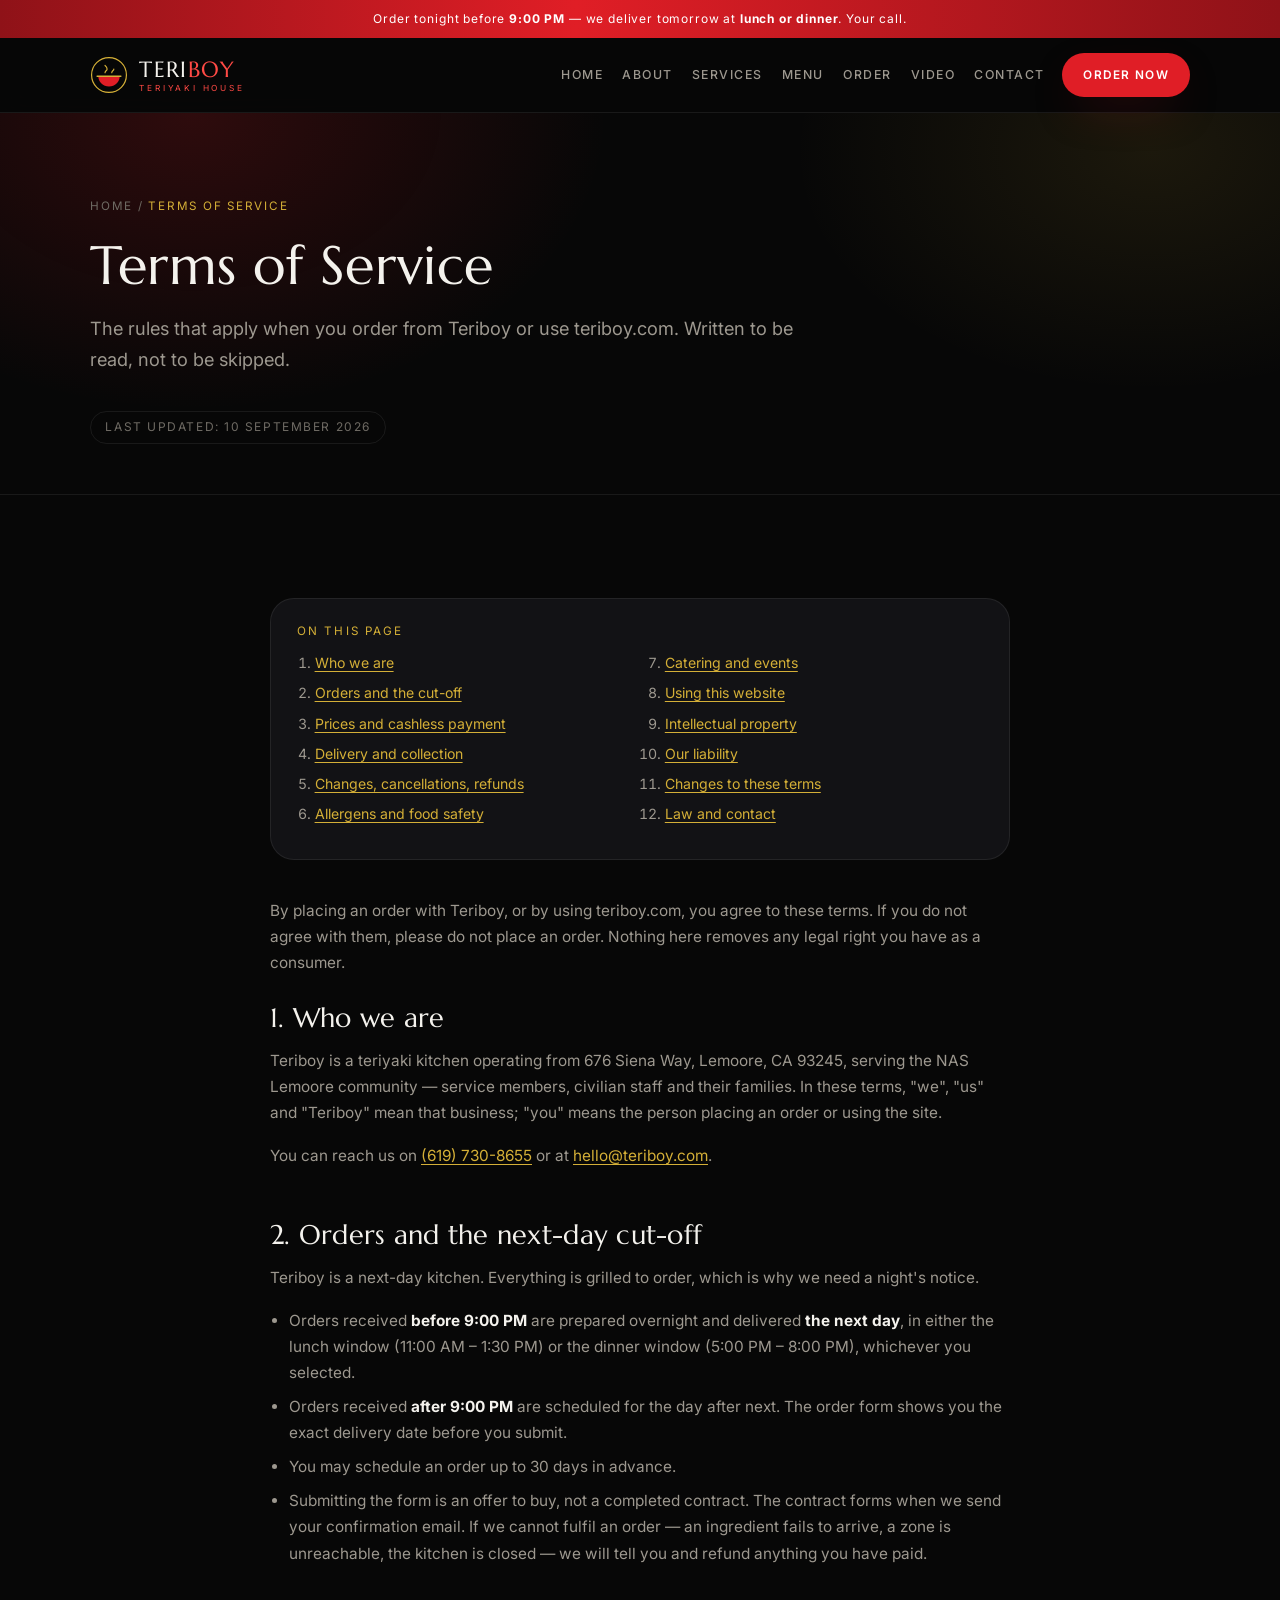
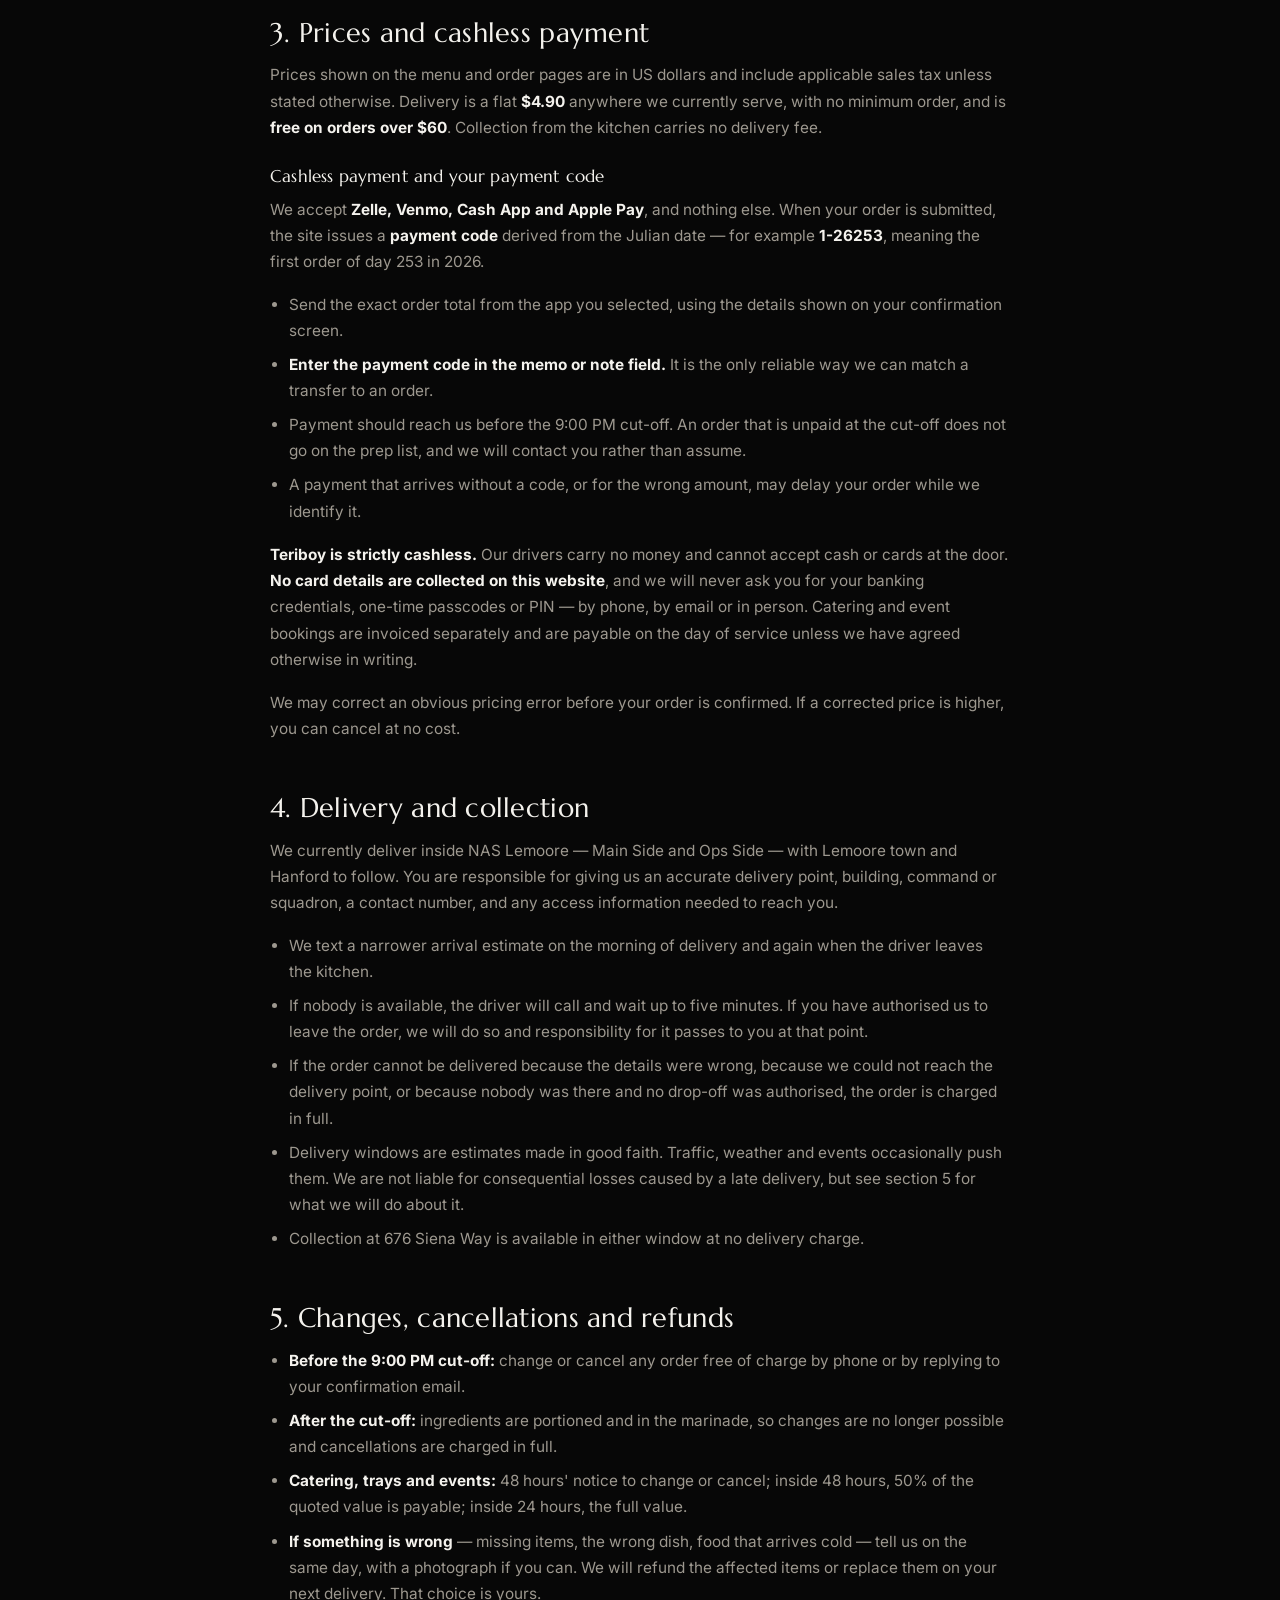
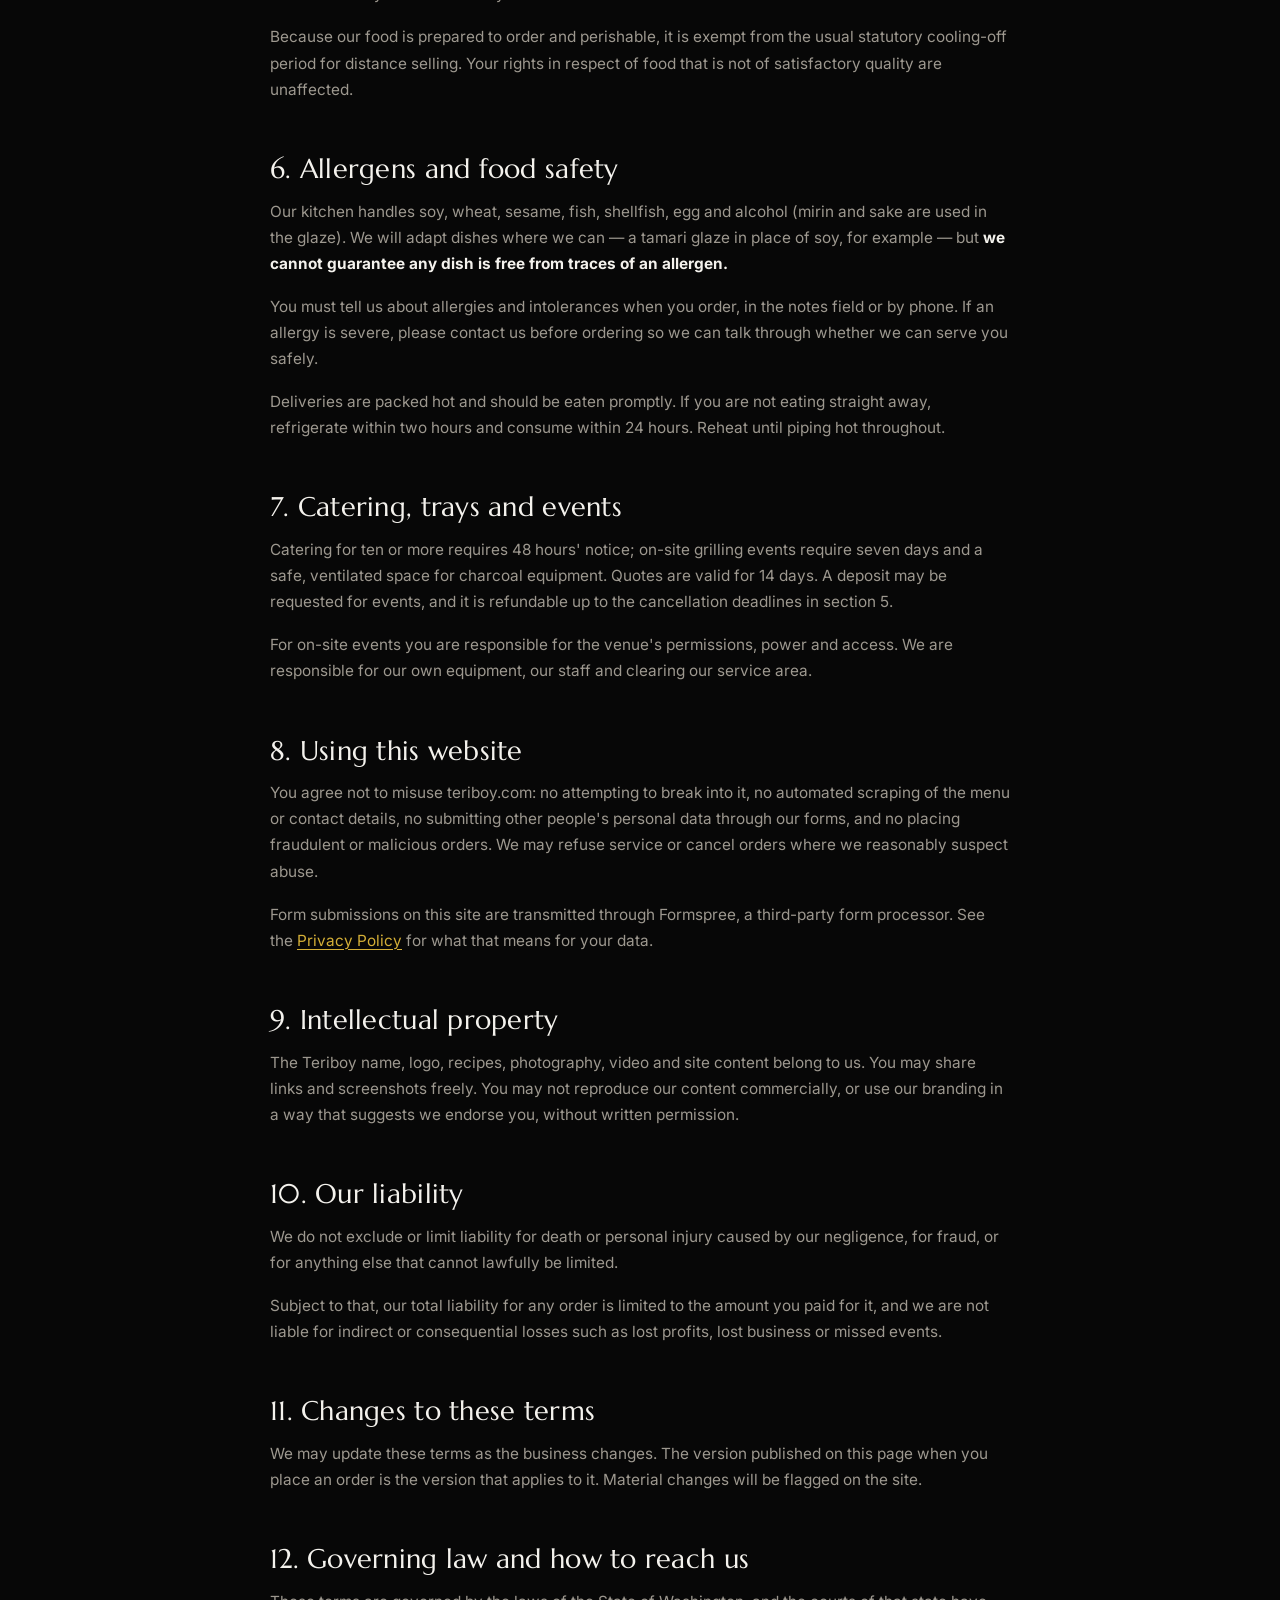
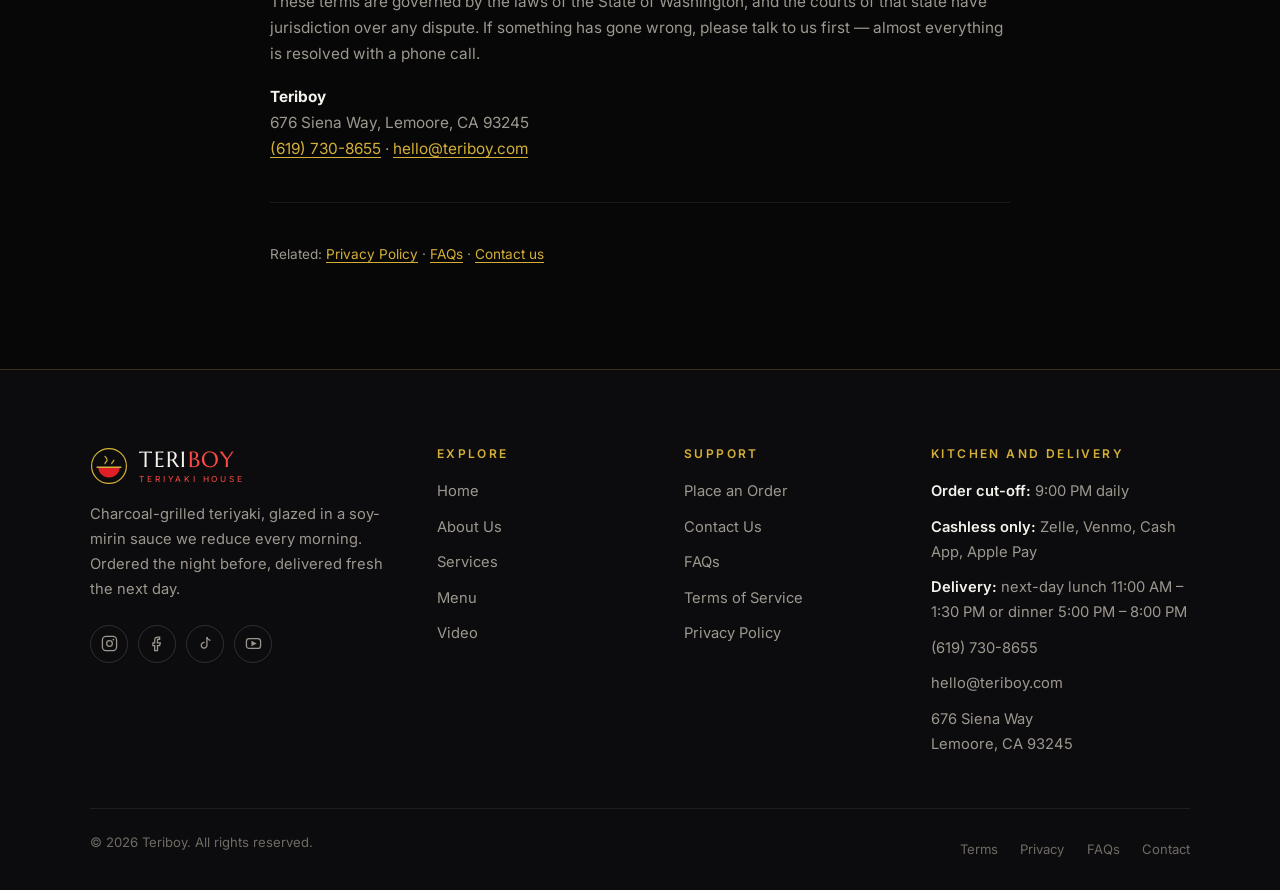
<file: terms.html>
<!DOCTYPE html>
<html lang="en">
<head>
<meta charset="utf-8">
<meta name="viewport" content="width=device-width, initial-scale=1">
<script>document.documentElement.className += " js";</script>
<title>Terms of Service | Teriboy</title>
<meta name="description" content="The terms that apply when you order from Teriboy: the next-day cut-off, Zelle payment codes, delivery on base, cancellations and refunds, allergens and liability.">
<link rel="canonical" href="https://teriboy.com/terms.html">
<meta name="theme-color" content="#070707">
<meta property="og:type" content="website">
<meta property="og:site_name" content="Teriboy">
<meta property="og:title" content="Terms of Service | Teriboy">
<meta property="og:description" content="The terms that apply when you order from Teriboy: the next-day cut-off, Zelle payment codes, delivery on base, cancellations and refunds, allergens and liability.">
<meta property="og:url" content="https://teriboy.com/terms.html">
<meta name="twitter:card" content="summary_large_image">
<link rel="icon" href="assets/img/favicon.svg" type="image/svg+xml">
<link rel="apple-touch-icon" href="assets/img/favicon.svg">
<link rel="preconnect" href="https://fonts.googleapis.com">
<link rel="preconnect" href="https://fonts.gstatic.com" crossorigin>
<link href="https://fonts.googleapis.com/css2?family=Marcellus&amp;family=Inter:wght@400;500;600;700&amp;display=swap" rel="stylesheet">
<link rel="stylesheet" href="assets/css/style.css">

</head>
<body data-page="terms">
<a class="skip" href="#main">Skip to content</a>

<div class="topbar">
  Order tonight before <strong>9:00 PM</strong> &mdash; we deliver tomorrow at <strong>lunch or dinner</strong>. Your call.
</div>

<header class="site-header">
  <div class="container">
    <a class="brand" href="index.html" aria-label="Teriboy home">
      <svg class="brand__mark" viewBox="0 0 48 48" fill="none" aria-hidden="true">
        <circle cx="24" cy="24" r="22" stroke="#d4af37" stroke-width="1.5"/>
        <path d="M10.5 25.5h27c0 7.2-6 13-13.5 13s-13.5-5.8-13.5-13Z" fill="#e01e26"/>
        <path d="M9 25.5h30" stroke="#d4af37" stroke-width="1.8" stroke-linecap="round"/>
        <path d="M19 21c0-2.2 2.6-2.4 2.6-4.6S19 12 19 12" stroke="#d4af37" stroke-width="1.5" stroke-linecap="round"/>
        <path d="M27.5 21c0-2.2 2.6-2.4 2.6-4.6" stroke="#d4af37" stroke-width="1.5" stroke-linecap="round"/>
      </svg>
      <span class="brand__name">TERI<span>BOY</span>
        <span class="brand__tag">Teriyaki House</span>
      </span>
    </a>

    <nav class="nav" id="primary-nav" aria-label="Primary">
      <a href="index.html">Home</a>
      <a href="about.html">About</a>
      <a href="services.html">Services</a>
      <a href="menu.html">Menu</a>
      <a href="order.html">Order</a>
      <a href="video.html">Video</a>
      <a href="contact.html">Contact</a>
      <a class="btn btn--sm nav-cta" href="order.html">Order Now</a>
    </nav>

    <a class="btn btn--sm header-cta" href="order.html">Order Now</a>
    <button class="nav-toggle" type="button" aria-label="Menu" aria-expanded="false" aria-controls="primary-nav">
      <span></span><span></span><span></span>
    </button>
  </div>
</header>

<main id="main">

<!-- ============================================================ PAGE HERO -->
<section class="page-hero">
  <div class="container">
    <p class="breadcrumb"><a href="index.html">Home</a> / <span>Terms of Service</span></p>
    <h1>Terms of Service</h1>
    <p class="lead">The rules that apply when you order from Teriboy or use teriboy.com. Written to be read, not to be skipped.</p>
    <p class="updated mt-1">Last updated: 10 September 2026</p>
  </div>
</section>

<!-- ============================================================ TERMS -->
<section class="section">
  <div class="container container--narrow legal">

    <div class="toc reveal">
      <h4>On this page</h4>
      <ol>
        <li><a href="#t1">Who we are</a></li>
        <li><a href="#t2">Orders and the cut-off</a></li>
        <li><a href="#t3">Prices and cashless payment</a></li>
        <li><a href="#t4">Delivery and collection</a></li>
        <li><a href="#t5">Changes, cancellations, refunds</a></li>
        <li><a href="#t6">Allergens and food safety</a></li>
        <li><a href="#t7">Catering and events</a></li>
        <li><a href="#t8">Using this website</a></li>
        <li><a href="#t9">Intellectual property</a></li>
        <li><a href="#t10">Our liability</a></li>
        <li><a href="#t11">Changes to these terms</a></li>
        <li><a href="#t12">Law and contact</a></li>
      </ol>
    </div>

    <div class="reveal">
      <p>By placing an order with Teriboy, or by using teriboy.com, you agree to these terms. If you do not agree with them, please do not place an order. Nothing here removes any legal right you have as a consumer.</p>

      <h2 id="t1">1. Who we are</h2>
      <p>Teriboy is a teriyaki kitchen operating from 676 Siena Way, Lemoore, CA 93245, serving the NAS Lemoore community &mdash; service members, civilian staff and their families. In these terms, "we", "us" and "Teriboy" mean that business; "you" means the person placing an order or using the site.</p>
      <p>You can reach us on <a href="tel:+16197308655">(619) 730-8655</a> or at <a href="mailto:hello@teriboy.com">hello@teriboy.com</a>.</p>

      <h2 id="t2">2. Orders and the next-day cut-off</h2>
      <p>Teriboy is a next-day kitchen. Everything is grilled to order, which is why we need a night's notice.</p>
      <ul>
        <li>Orders received <strong>before 9:00 PM</strong> are prepared overnight and delivered <strong>the next day</strong>, in either the lunch window (11:00 AM &ndash; 1:30 PM) or the dinner window (5:00 PM &ndash; 8:00 PM), whichever you selected.</li>
        <li>Orders received <strong>after 9:00 PM</strong> are scheduled for the day after next. The order form shows you the exact delivery date before you submit.</li>
        <li>You may schedule an order up to 30 days in advance.</li>
        <li>Submitting the form is an offer to buy, not a completed contract. The contract forms when we send your confirmation email. If we cannot fulfil an order &mdash; an ingredient fails to arrive, a zone is unreachable, the kitchen is closed &mdash; we will tell you and refund anything you have paid.</li>
      </ul>

      <h2 id="t3">3. Prices and cashless payment</h2>
      <p>Prices shown on the menu and order pages are in US dollars and include applicable sales tax unless stated otherwise. Delivery is a flat <strong>$4.90</strong> anywhere we currently serve, with no minimum order, and is <strong>free on orders over $60</strong>. Collection from the kitchen carries no delivery fee.</p>

      <h3>Cashless payment and your payment code</h3>
      <p>We accept <strong>Zelle, Venmo, Cash App and Apple Pay</strong>, and nothing else. When your order is submitted, the site issues a <strong>payment code</strong> derived from the Julian date &mdash; for example <strong>1-26253</strong>, meaning the first order of day 253 in 2026.</p>
      <ul>
        <li>Send the exact order total from the app you selected, using the details shown on your confirmation screen.</li>
        <li><strong>Enter the payment code in the memo or note field.</strong> It is the only reliable way we can match a transfer to an order.</li>
        <li>Payment should reach us before the 9:00 PM cut-off. An order that is unpaid at the cut-off does not go on the prep list, and we will contact you rather than assume.</li>
        <li>A payment that arrives without a code, or for the wrong amount, may delay your order while we identify it.</li>
      </ul>
      <p><strong>Teriboy is strictly cashless.</strong> Our drivers carry no money and cannot accept cash or cards at the door. <strong>No card details are collected on this website</strong>, and we will never ask you for your banking credentials, one-time passcodes or PIN &mdash; by phone, by email or in person. Catering and event bookings are invoiced separately and are payable on the day of service unless we have agreed otherwise in writing.</p>
      <p>We may correct an obvious pricing error before your order is confirmed. If a corrected price is higher, you can cancel at no cost.</p>

      <h2 id="t4">4. Delivery and collection</h2>
      <p>We currently deliver inside NAS Lemoore &mdash; Main Side and Ops Side &mdash; with Lemoore town and Hanford to follow. You are responsible for giving us an accurate delivery point, building, command or squadron, a contact number, and any access information needed to reach you.</p>
      <ul>
        <li>We text a narrower arrival estimate on the morning of delivery and again when the driver leaves the kitchen.</li>
        <li>If nobody is available, the driver will call and wait up to five minutes. If you have authorised us to leave the order, we will do so and responsibility for it passes to you at that point.</li>
        <li>If the order cannot be delivered because the details were wrong, because we could not reach the delivery point, or because nobody was there and no drop-off was authorised, the order is charged in full.</li>
        <li>Delivery windows are estimates made in good faith. Traffic, weather and events occasionally push them. We are not liable for consequential losses caused by a late delivery, but see section 5 for what we will do about it.</li>
        <li>Collection at 676 Siena Way is available in either window at no delivery charge.</li>
      </ul>

      <h2 id="t5">5. Changes, cancellations and refunds</h2>
      <ul>
        <li><strong>Before the 9:00 PM cut-off:</strong> change or cancel any order free of charge by phone or by replying to your confirmation email.</li>
        <li><strong>After the cut-off:</strong> ingredients are portioned and in the marinade, so changes are no longer possible and cancellations are charged in full.</li>
        <li><strong>Catering, trays and events:</strong> 48 hours' notice to change or cancel; inside 48 hours, 50% of the quoted value is payable; inside 24 hours, the full value.</li>
        <li><strong>If something is wrong</strong> &mdash; missing items, the wrong dish, food that arrives cold &mdash; tell us on the same day, with a photograph if you can. We will refund the affected items or replace them on your next delivery. That choice is yours.</li>
      </ul>
      <p>Because our food is prepared to order and perishable, it is exempt from the usual statutory cooling-off period for distance selling. Your rights in respect of food that is not of satisfactory quality are unaffected.</p>

      <h2 id="t6">6. Allergens and food safety</h2>
      <p>Our kitchen handles soy, wheat, sesame, fish, shellfish, egg and alcohol (mirin and sake are used in the glaze). We will adapt dishes where we can &mdash; a tamari glaze in place of soy, for example &mdash; but <strong>we cannot guarantee any dish is free from traces of an allergen.</strong></p>
      <p>You must tell us about allergies and intolerances when you order, in the notes field or by phone. If an allergy is severe, please contact us before ordering so we can talk through whether we can serve you safely.</p>
      <p>Deliveries are packed hot and should be eaten promptly. If you are not eating straight away, refrigerate within two hours and consume within 24 hours. Reheat until piping hot throughout.</p>

      <h2 id="t7">7. Catering, trays and events</h2>
      <p>Catering for ten or more requires 48 hours' notice; on-site grilling events require seven days and a safe, ventilated space for charcoal equipment. Quotes are valid for 14 days. A deposit may be requested for events, and it is refundable up to the cancellation deadlines in section 5.</p>
      <p>For on-site events you are responsible for the venue's permissions, power and access. We are responsible for our own equipment, our staff and clearing our service area.</p>

      <h2 id="t8">8. Using this website</h2>
      <p>You agree not to misuse teriboy.com: no attempting to break into it, no automated scraping of the menu or contact details, no submitting other people's personal data through our forms, and no placing fraudulent or malicious orders. We may refuse service or cancel orders where we reasonably suspect abuse.</p>
      <p>Form submissions on this site are transmitted through Formspree, a third-party form processor. See the <a href="privacy.html">Privacy Policy</a> for what that means for your data.</p>

      <h2 id="t9">9. Intellectual property</h2>
      <p>The Teriboy name, logo, recipes, photography, video and site content belong to us. You may share links and screenshots freely. You may not reproduce our content commercially, or use our branding in a way that suggests we endorse you, without written permission.</p>

      <h2 id="t10">10. Our liability</h2>
      <p>We do not exclude or limit liability for death or personal injury caused by our negligence, for fraud, or for anything else that cannot lawfully be limited.</p>
      <p>Subject to that, our total liability for any order is limited to the amount you paid for it, and we are not liable for indirect or consequential losses such as lost profits, lost business or missed events.</p>

      <h2 id="t11">11. Changes to these terms</h2>
      <p>We may update these terms as the business changes. The version published on this page when you place an order is the version that applies to it. Material changes will be flagged on the site.</p>

      <h2 id="t12">12. Governing law and how to reach us</h2>
      <p>These terms are governed by the laws of the State of Washington, and the courts of that state have jurisdiction over any dispute. If something has gone wrong, please talk to us first &mdash; almost everything is resolved with a phone call.</p>
      <p><strong>Teriboy</strong><br>
      676 Siena Way, Lemoore, CA 93245<br>
      <a href="tel:+16197308655">(619) 730-8655</a> &middot; <a href="mailto:hello@teriboy.com">hello@teriboy.com</a></p>

      <hr>
      <p class="muted" style="font-size:.85rem">Related: <a href="privacy.html">Privacy Policy</a> &middot; <a href="faqs.html">FAQs</a> &middot; <a href="contact.html">Contact us</a></p>
    </div>
  </div>
</section>

</main>

<footer class="site-footer">
  <div class="container">
    <div class="footer-grid">
      <div class="footer-brand">
        <a class="brand" href="index.html" aria-label="Teriboy home">
          <svg class="brand__mark" viewBox="0 0 48 48" fill="none" aria-hidden="true">
            <circle cx="24" cy="24" r="22" stroke="#d4af37" stroke-width="1.5"/>
            <path d="M10.5 25.5h27c0 7.2-6 13-13.5 13s-13.5-5.8-13.5-13Z" fill="#e01e26"/>
            <path d="M9 25.5h30" stroke="#d4af37" stroke-width="1.8" stroke-linecap="round"/>
            <path d="M19 21c0-2.2 2.6-2.4 2.6-4.6S19 12 19 12" stroke="#d4af37" stroke-width="1.5" stroke-linecap="round"/>
            <path d="M27.5 21c0-2.2 2.6-2.4 2.6-4.6" stroke="#d4af37" stroke-width="1.5" stroke-linecap="round"/>
          </svg>
          <span class="brand__name">TERI<span>BOY</span>
            <span class="brand__tag">Teriyaki House</span>
          </span>
        </a>
        <p>Charcoal-grilled teriyaki, glazed in a soy-mirin sauce we reduce every morning. Ordered the night before, delivered fresh the next day.</p>
        <div class="socials">
          <a href="https://instagram.com/" aria-label="Teriboy on Instagram" rel="noopener">
            <svg width="17" height="17" viewBox="0 0 24 24" fill="none" stroke="currentColor" stroke-width="1.8"><rect x="2" y="2" width="20" height="20" rx="5"/><circle cx="12" cy="12" r="4"/><circle cx="17.5" cy="6.5" r="1.2" fill="currentColor" stroke="none"/></svg>
          </a>
          <a href="https://facebook.com/" aria-label="Teriboy on Facebook" rel="noopener">
            <svg width="17" height="17" viewBox="0 0 24 24" fill="none" stroke="currentColor" stroke-width="1.8"><path d="M15 3h-2.5A4.5 4.5 0 0 0 8 7.5V11H5.5v4H8v7h4v-7h3l1-4h-4V7.5A1.5 1.5 0 0 1 12.5 6H15V3Z"/></svg>
          </a>
          <a href="https://tiktok.com/" aria-label="Teriboy on TikTok" rel="noopener">
            <svg width="17" height="17" viewBox="0 0 24 24" fill="none" stroke="currentColor" stroke-width="1.8"><path d="M14 3v11.5a4 4 0 1 1-3.2-3.92"/><path d="M14 3c.6 2.6 2.3 4.2 5 4.5"/></svg>
          </a>
          <a href="https://youtube.com/" aria-label="Teriboy on YouTube" rel="noopener">
            <svg width="17" height="17" viewBox="0 0 24 24" fill="none" stroke="currentColor" stroke-width="1.8"><rect x="2" y="5" width="20" height="14" rx="4"/><path d="M10 9.5v5l4.5-2.5L10 9.5Z" fill="currentColor"/></svg>
          </a>
        </div>
      </div>

      <div>
        <h4>Explore</h4>
        <ul class="footer-list">
          <li><a href="index.html">Home</a></li>
          <li><a href="about.html">About Us</a></li>
          <li><a href="services.html">Services</a></li>
          <li><a href="menu.html">Menu</a></li>
          <li><a href="video.html">Video</a></li>
        </ul>
      </div>

      <div>
        <h4>Support</h4>
        <ul class="footer-list">
          <li><a href="order.html">Place an Order</a></li>
          <li><a href="contact.html">Contact Us</a></li>
          <li><a href="faqs.html">FAQs</a></li>
          <li><a href="terms.html">Terms of Service</a></li>
          <li><a href="privacy.html">Privacy Policy</a></li>
        </ul>
      </div>

      <div>
        <h4>Kitchen and Delivery</h4>
        <ul class="footer-list">
          <li><strong>Order cut-off:</strong> 9:00 PM daily</li>
          <li><strong>Cashless only:</strong> Zelle, Venmo, Cash App, Apple Pay</li>
          <li><strong>Delivery:</strong> next-day lunch 11:00 AM &ndash; 1:30 PM or dinner 5:00 PM &ndash; 8:00 PM</li>
          <li><a href="tel:+16197308655">(619) 730-8655</a></li>
          <li><a href="mailto:hello@teriboy.com">hello@teriboy.com</a></li>
          <li>676 Siena Way<br>Lemoore, CA 93245</li>
        </ul>
      </div>
    </div>

    <div class="footer-bottom">
      <p>&copy; <span data-year>2026</span> Teriboy. All rights reserved.</p>
      <nav aria-label="Legal">
        <a href="terms.html">Terms</a>
        <a href="privacy.html">Privacy</a>
        <a href="faqs.html">FAQs</a>
        <a href="contact.html">Contact</a>
      </nav>
    </div>
  </div>
</footer>

<button class="to-top" type="button" aria-label="Back to top" hidden>
  <svg width="20" height="20" viewBox="0 0 24 24" fill="none" stroke="currentColor" stroke-width="2.2" stroke-linecap="round" stroke-linejoin="round" aria-hidden="true">
    <path d="M12 19V5M5 12l7-7 7 7"/>
  </svg>
</button>

<script src="assets/js/main.js"></script>
</body>
</html>
</file>
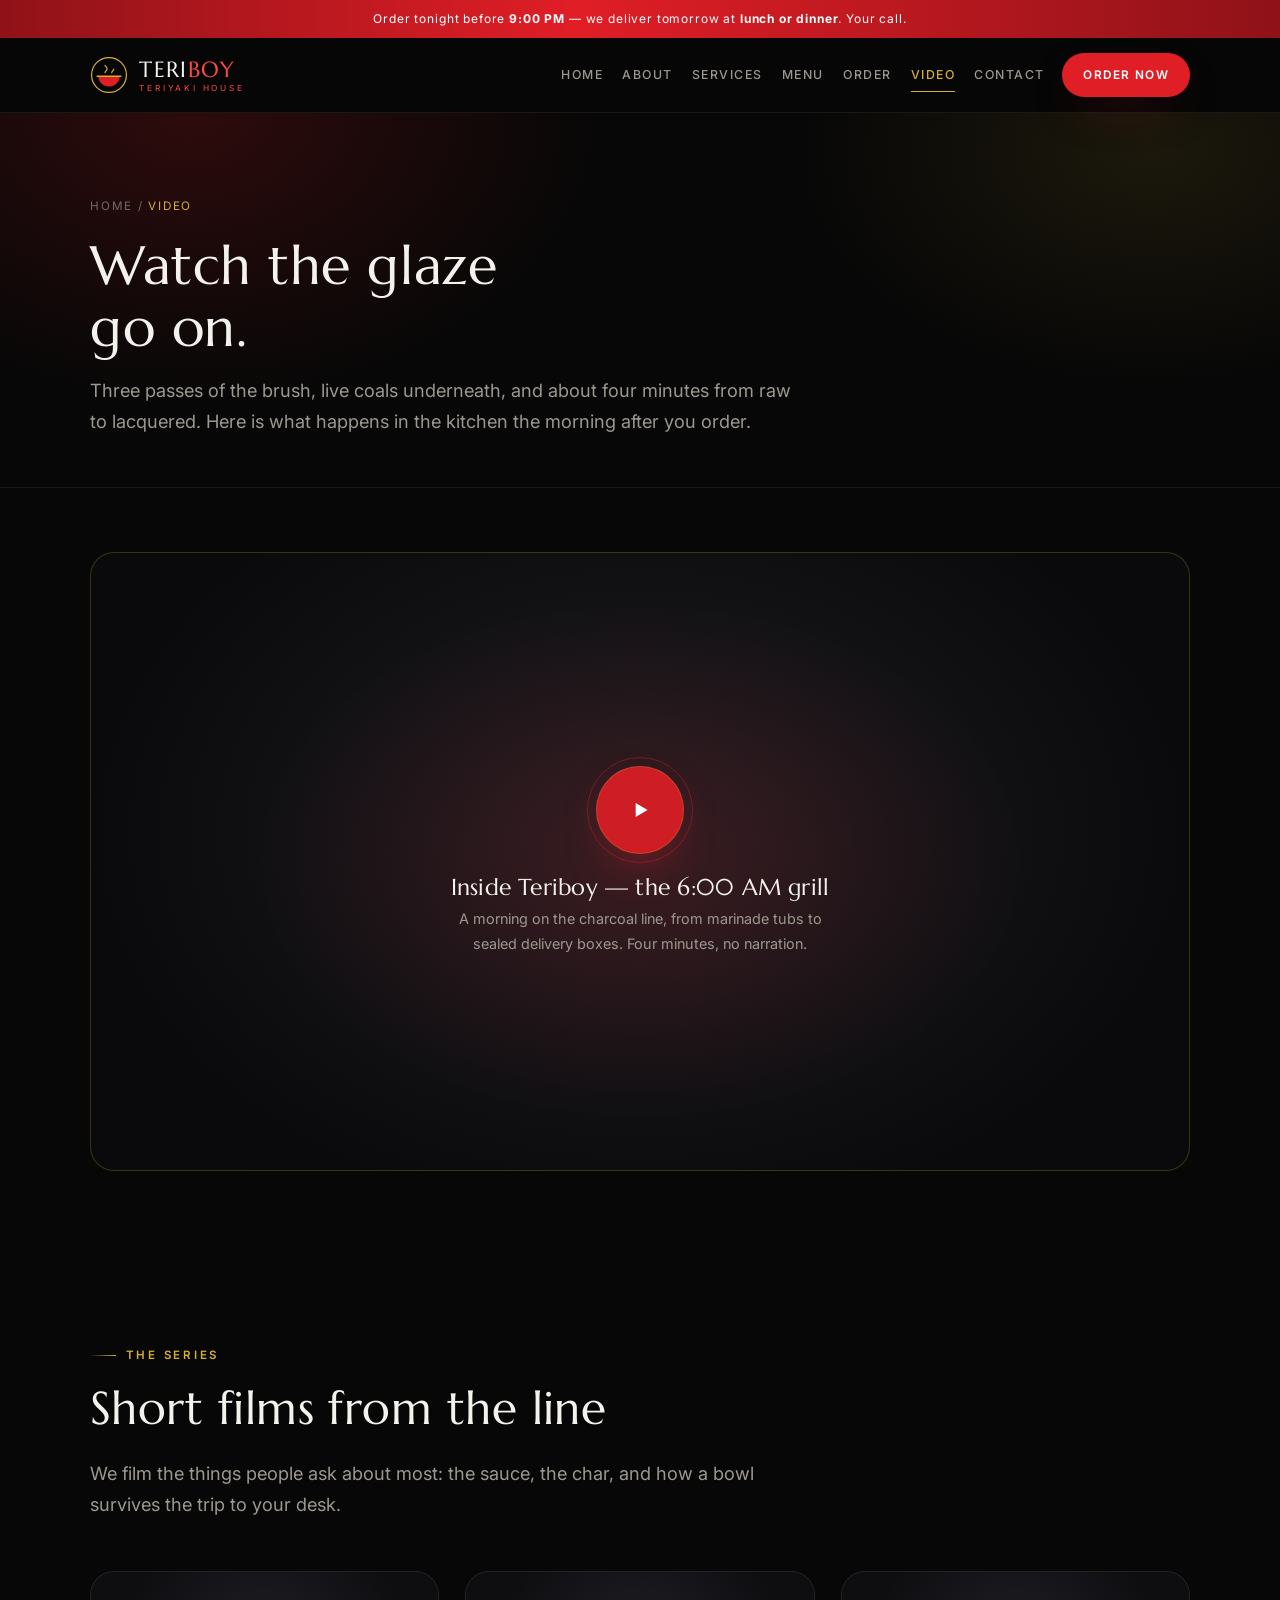
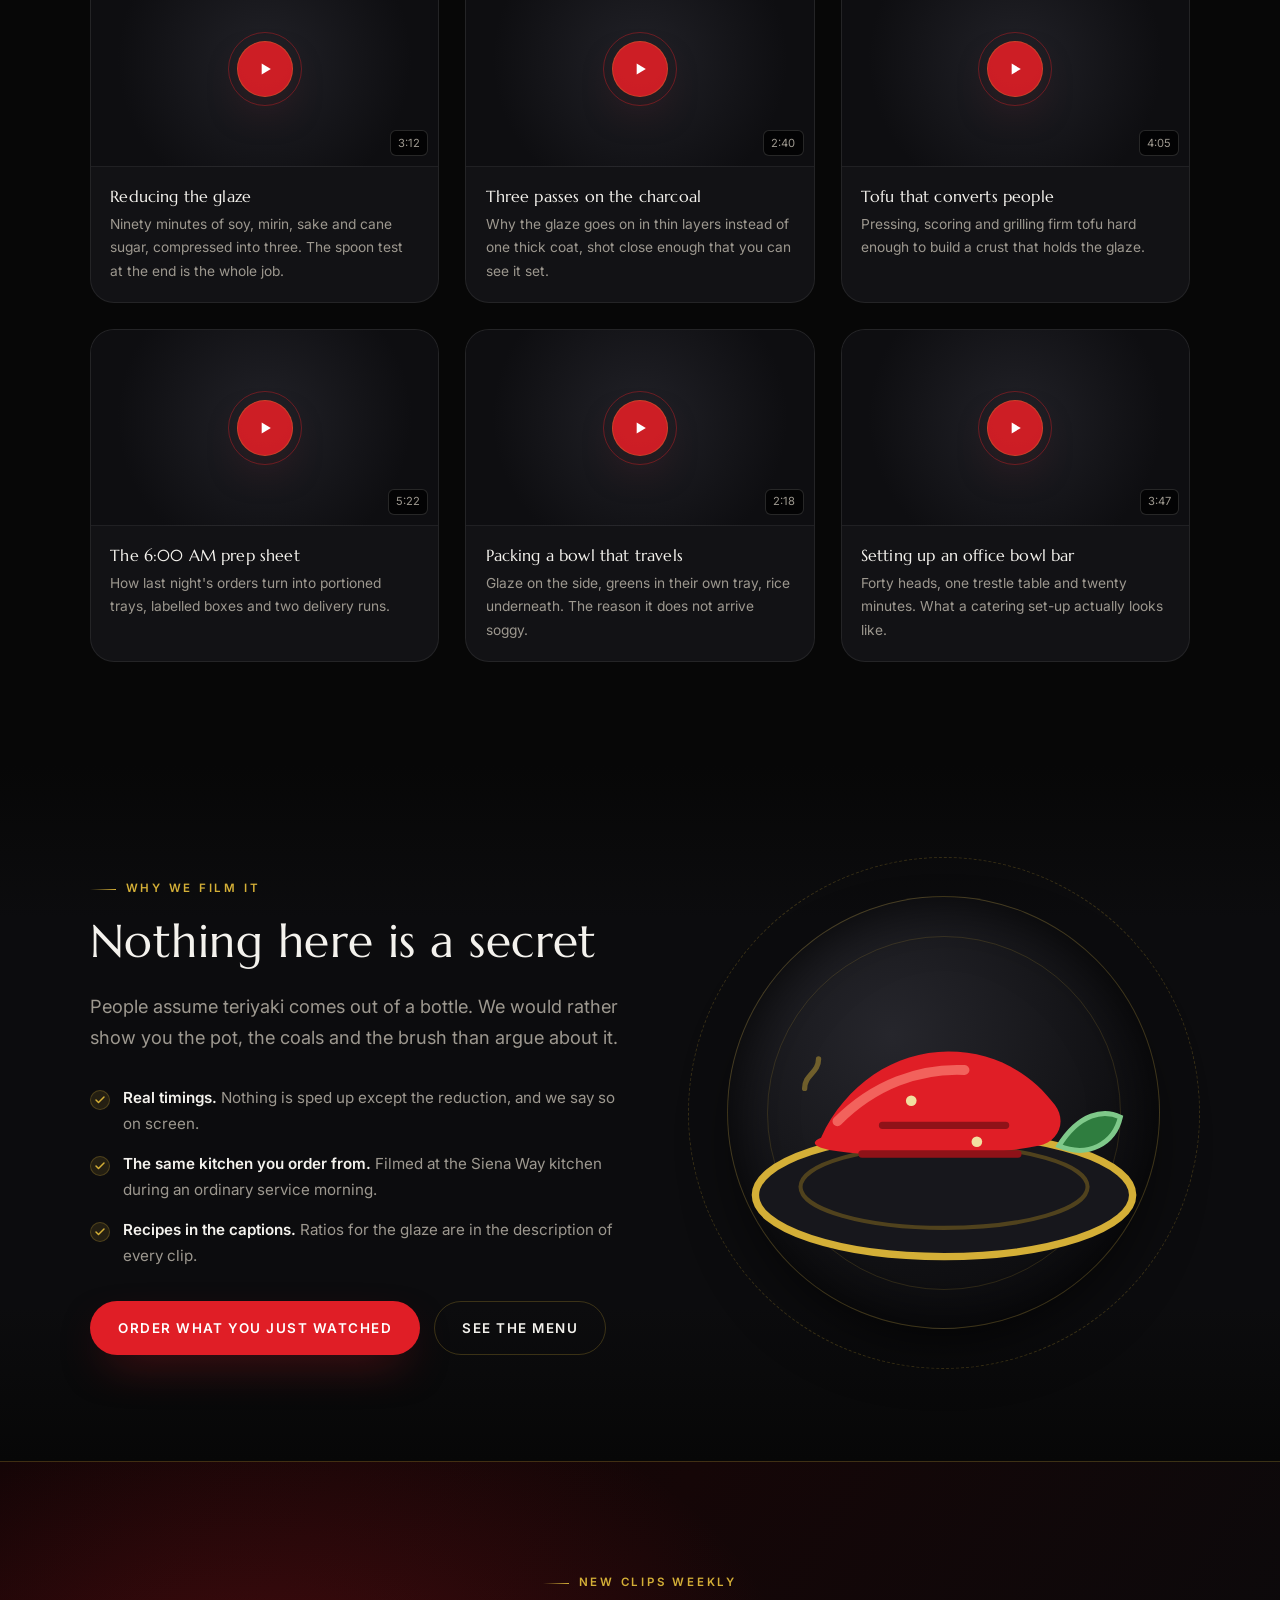
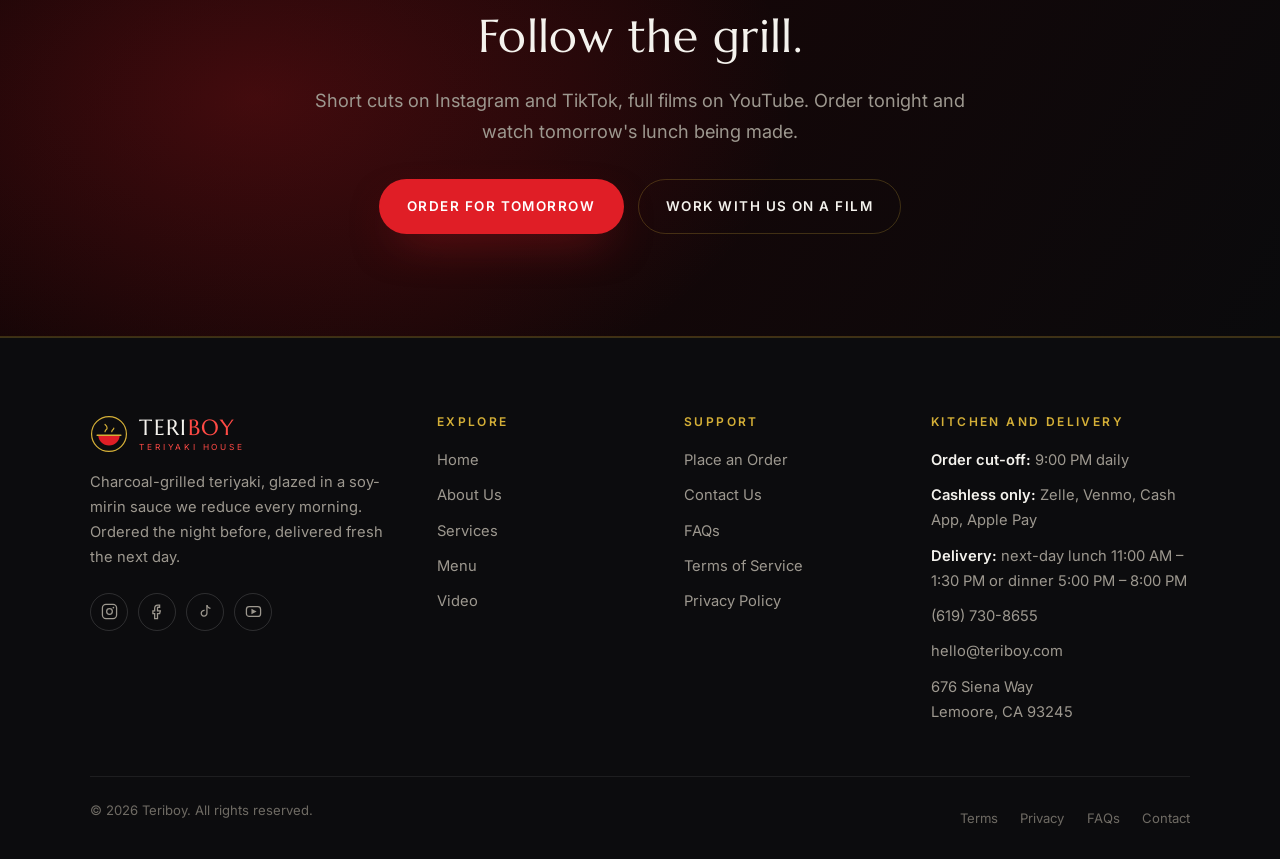
<file: video.html>
<!DOCTYPE html>
<html lang="en">
<head>
<meta charset="utf-8">
<meta name="viewport" content="width=device-width, initial-scale=1">
<script>document.documentElement.className += " js";</script>
<title>Video | Inside the Teriboy Kitchen</title>
<meta name="description" content="Short films from the charcoal line: reducing the glaze, three passes on the grill, packing a bowl that travels and setting up an office bowl bar.">
<link rel="canonical" href="https://teriboy.com/video.html">
<meta name="theme-color" content="#070707">
<meta property="og:type" content="website">
<meta property="og:site_name" content="Teriboy">
<meta property="og:title" content="Video | Inside the Teriboy Kitchen">
<meta property="og:description" content="Short films from the charcoal line: reducing the glaze, three passes on the grill, packing a bowl that travels and setting up an office bowl bar.">
<meta property="og:url" content="https://teriboy.com/video.html">
<meta name="twitter:card" content="summary_large_image">
<link rel="icon" href="assets/img/favicon.svg" type="image/svg+xml">
<link rel="apple-touch-icon" href="assets/img/favicon.svg">
<link rel="preconnect" href="https://fonts.googleapis.com">
<link rel="preconnect" href="https://fonts.gstatic.com" crossorigin>
<link href="https://fonts.googleapis.com/css2?family=Marcellus&amp;family=Inter:wght@400;500;600;700&amp;display=swap" rel="stylesheet">
<link rel="stylesheet" href="assets/css/style.css">

</head>
<body data-page="video">
<a class="skip" href="#main">Skip to content</a>

<div class="topbar">
  Order tonight before <strong>9:00 PM</strong> &mdash; we deliver tomorrow at <strong>lunch or dinner</strong>. Your call.
</div>

<header class="site-header">
  <div class="container">
    <a class="brand" href="index.html" aria-label="Teriboy home">
      <svg class="brand__mark" viewBox="0 0 48 48" fill="none" aria-hidden="true">
        <circle cx="24" cy="24" r="22" stroke="#d4af37" stroke-width="1.5"/>
        <path d="M10.5 25.5h27c0 7.2-6 13-13.5 13s-13.5-5.8-13.5-13Z" fill="#e01e26"/>
        <path d="M9 25.5h30" stroke="#d4af37" stroke-width="1.8" stroke-linecap="round"/>
        <path d="M19 21c0-2.2 2.6-2.4 2.6-4.6S19 12 19 12" stroke="#d4af37" stroke-width="1.5" stroke-linecap="round"/>
        <path d="M27.5 21c0-2.2 2.6-2.4 2.6-4.6" stroke="#d4af37" stroke-width="1.5" stroke-linecap="round"/>
      </svg>
      <span class="brand__name">TERI<span>BOY</span>
        <span class="brand__tag">Teriyaki House</span>
      </span>
    </a>

    <nav class="nav" id="primary-nav" aria-label="Primary">
      <a href="index.html">Home</a>
      <a href="about.html">About</a>
      <a href="services.html">Services</a>
      <a href="menu.html">Menu</a>
      <a href="order.html">Order</a>
      <a href="video.html">Video</a>
      <a href="contact.html">Contact</a>
      <a class="btn btn--sm nav-cta" href="order.html">Order Now</a>
    </nav>

    <a class="btn btn--sm header-cta" href="order.html">Order Now</a>
    <button class="nav-toggle" type="button" aria-label="Menu" aria-expanded="false" aria-controls="primary-nav">
      <span></span><span></span><span></span>
    </button>
  </div>
</header>

<main id="main">

<!-- ============================================================ PAGE HERO -->
<section class="page-hero">
  <div class="container">
    <p class="breadcrumb"><a href="index.html">Home</a> / <span>Video</span></p>
    <h1>Watch the glaze<br>go on.</h1>
    <p class="lead">Three passes of the brush, live coals underneath, and about four minutes from raw to lacquered. Here is what happens in the kitchen the morning after you order.</p>
  </div>
</section>

<!-- ============================================================ FEATURE -->
<!--
  DEVELOPER NOTE
  Each play button carries a data-video attribute. Paste an embed URL to go live, e.g.
  data-video="https://www.youtube.com/embed/XXXXXXXXXXX"
  or a Vimeo embed: data-video="https://player.vimeo.com/video/XXXXXXXXX"
  While the attribute is empty the card shows a "publishing soon" state.
-->
<section class="section section--tight">
  <div class="container">
    <div class="video-hero reveal" data-video="">
      <button class="play" type="button" aria-label="Play the film: Inside Teriboy">
        <svg width="26" height="26" viewBox="0 0 24 24" fill="currentColor" aria-hidden="true"><path d="M8 5.5v13l11-6.5L8 5.5Z"/></svg>
      </button>
      <h3>Inside Teriboy &mdash; the 6:00 AM grill</h3>
      <p>A morning on the charcoal line, from marinade tubs to sealed delivery boxes. Four minutes, no narration.</p>
    </div>
  </div>
</section>

<!-- ============================================================ GALLERY -->
<section class="section">
  <div class="container">
    <div class="section-head reveal">
      <span class="eyebrow">The series</span>
      <h2>Short films from the line</h2>
      <p class="lead">We film the things people ask about most: the sauce, the char, and how a bowl survives the trip to your desk.</p>
    </div>

    <div class="grid g-3">
      <article class="video-card reveal">
        <div class="video-card__thumb" data-video="">
          <button class="play" type="button" aria-label="Play: Reducing the glaze">
            <svg viewBox="0 0 24 24" fill="currentColor" aria-hidden="true"><path d="M8 5.5v13l11-6.5L8 5.5Z"/></svg>
          </button>
          <span class="video-card__time">3:12</span>
        </div>
        <div class="video-card__body">
          <h3>Reducing the glaze</h3>
          <p>Ninety minutes of soy, mirin, sake and cane sugar, compressed into three. The spoon test at the end is the whole job.</p>
        </div>
      </article>

      <article class="video-card reveal" data-delay="80">
        <div class="video-card__thumb" data-video="">
          <button class="play" type="button" aria-label="Play: Three passes on the charcoal">
            <svg viewBox="0 0 24 24" fill="currentColor" aria-hidden="true"><path d="M8 5.5v13l11-6.5L8 5.5Z"/></svg>
          </button>
          <span class="video-card__time">2:40</span>
        </div>
        <div class="video-card__body">
          <h3>Three passes on the charcoal</h3>
          <p>Why the glaze goes on in thin layers instead of one thick coat, shot close enough that you can see it set.</p>
        </div>
      </article>

      <article class="video-card reveal" data-delay="160">
        <div class="video-card__thumb" data-video="">
          <button class="play" type="button" aria-label="Play: Tofu that converts people">
            <svg viewBox="0 0 24 24" fill="currentColor" aria-hidden="true"><path d="M8 5.5v13l11-6.5L8 5.5Z"/></svg>
          </button>
          <span class="video-card__time">4:05</span>
        </div>
        <div class="video-card__body">
          <h3>Tofu that converts people</h3>
          <p>Pressing, scoring and grilling firm tofu hard enough to build a crust that holds the glaze.</p>
        </div>
      </article>

      <article class="video-card reveal">
        <div class="video-card__thumb" data-video="">
          <button class="play" type="button" aria-label="Play: The 6:00 AM prep sheet">
            <svg viewBox="0 0 24 24" fill="currentColor" aria-hidden="true"><path d="M8 5.5v13l11-6.5L8 5.5Z"/></svg>
          </button>
          <span class="video-card__time">5:22</span>
        </div>
        <div class="video-card__body">
          <h3>The 6:00 AM prep sheet</h3>
          <p>How last night's orders turn into portioned trays, labelled boxes and two delivery runs.</p>
        </div>
      </article>

      <article class="video-card reveal" data-delay="80">
        <div class="video-card__thumb" data-video="">
          <button class="play" type="button" aria-label="Play: Packing a bowl that travels">
            <svg viewBox="0 0 24 24" fill="currentColor" aria-hidden="true"><path d="M8 5.5v13l11-6.5L8 5.5Z"/></svg>
          </button>
          <span class="video-card__time">2:18</span>
        </div>
        <div class="video-card__body">
          <h3>Packing a bowl that travels</h3>
          <p>Glaze on the side, greens in their own tray, rice underneath. The reason it does not arrive soggy.</p>
        </div>
      </article>

      <article class="video-card reveal" data-delay="160">
        <div class="video-card__thumb" data-video="">
          <button class="play" type="button" aria-label="Play: Setting up an office bowl bar">
            <svg viewBox="0 0 24 24" fill="currentColor" aria-hidden="true"><path d="M8 5.5v13l11-6.5L8 5.5Z"/></svg>
          </button>
          <span class="video-card__time">3:47</span>
        </div>
        <div class="video-card__body">
          <h3>Setting up an office bowl bar</h3>
          <p>Forty heads, one trestle table and twenty minutes. What a catering set-up actually looks like.</p>
        </div>
      </article>
    </div>
  </div>
</section>

<!-- ============================================================ SPLIT -->
<section class="section section--alt">
  <div class="container split">
    <div class="reveal">
      <span class="eyebrow">Why we film it</span>
      <h2>Nothing here is a secret</h2>
      <p class="lead">People assume teriyaki comes out of a bottle. We would rather show you the pot, the coals and the brush than argue about it.</p>
      <ul class="checklist mt-2">
        <li><span><strong>Real timings.</strong> Nothing is sped up except the reduction, and we say so on screen.</span></li>
        <li><span><strong>The same kitchen you order from.</strong> Filmed at the Siena Way kitchen during an ordinary service morning.</span></li>
        <li><span><strong>Recipes in the captions.</strong> Ratios for the glaze are in the description of every clip.</span></li>
      </ul>
      <div class="btn-row">
        <a class="btn" href="order.html">Order what you just watched</a>
        <a class="btn btn--ghost" href="menu.html">See the menu</a>
      </div>
    </div>

    <div class="reveal" data-delay="120">
      <div class="plate"><span class="ring"></span><svg viewBox="0 0 120 100" fill="none" aria-hidden="true" focusable="false">
  <ellipse cx="60" cy="70" rx="46" ry="15" fill="#17171c" stroke="#d4af37" stroke-width="1.8"/>
  <ellipse cx="60" cy="68" rx="35" ry="10" stroke="#8a6f1e" stroke-width="1" opacity=".5"/>
  <path d="M30 56c6-13 18-21 31-21 11 0 20 5 26 13 3 4 1 9-4 10-16 3-39 3-51 1-4-.8-4.5-2-2-3Z" fill="#e01e26"/>
  <path d="M34 52c9-9 20-13 31-12.5" stroke="#ff8f80" stroke-width="2.4" stroke-linecap="round" opacity=".6"/>
  <path d="M40 60h38M45 53h30" stroke="#8f1218" stroke-width="1.8" stroke-linecap="round"/>
  <circle cx="52" cy="47" r="1.3" fill="#f2dfa0"/>
  <circle cx="68" cy="57" r="1.3" fill="#f2dfa0"/>
  <path d="M88 58c5-8 11-9 15-7-1.5 6.5-8 10-15 7Z" fill="#2f7d3f" stroke="#7fc98a" stroke-width="1.2"/>
  <path d="M26 44c0-3.4 3.4-3.8 3.4-7.2" stroke="#d4af37" stroke-width="1.3" stroke-linecap="round" opacity=".45"/>
</svg></div>
    </div>
  </div>
</section>

<!-- ============================================================ CTA -->
<section class="section cta-band">
  <div class="container">
    <span class="eyebrow" style="justify-content:center">New clips weekly</span>
    <h2>Follow the grill.</h2>
    <p class="lead">Short cuts on Instagram and TikTok, full films on YouTube. Order tonight and watch tomorrow's lunch being made.</p>
    <div class="btn-row btn-row--center">
      <a class="btn" href="order.html">Order for tomorrow</a>
      <a class="btn btn--ghost" href="contact.html">Work with us on a film</a>
    </div>
  </div>
</section>

</main>

<footer class="site-footer">
  <div class="container">
    <div class="footer-grid">
      <div class="footer-brand">
        <a class="brand" href="index.html" aria-label="Teriboy home">
          <svg class="brand__mark" viewBox="0 0 48 48" fill="none" aria-hidden="true">
            <circle cx="24" cy="24" r="22" stroke="#d4af37" stroke-width="1.5"/>
            <path d="M10.5 25.5h27c0 7.2-6 13-13.5 13s-13.5-5.8-13.5-13Z" fill="#e01e26"/>
            <path d="M9 25.5h30" stroke="#d4af37" stroke-width="1.8" stroke-linecap="round"/>
            <path d="M19 21c0-2.2 2.6-2.4 2.6-4.6S19 12 19 12" stroke="#d4af37" stroke-width="1.5" stroke-linecap="round"/>
            <path d="M27.5 21c0-2.2 2.6-2.4 2.6-4.6" stroke="#d4af37" stroke-width="1.5" stroke-linecap="round"/>
          </svg>
          <span class="brand__name">TERI<span>BOY</span>
            <span class="brand__tag">Teriyaki House</span>
          </span>
        </a>
        <p>Charcoal-grilled teriyaki, glazed in a soy-mirin sauce we reduce every morning. Ordered the night before, delivered fresh the next day.</p>
        <div class="socials">
          <a href="https://instagram.com/" aria-label="Teriboy on Instagram" rel="noopener">
            <svg width="17" height="17" viewBox="0 0 24 24" fill="none" stroke="currentColor" stroke-width="1.8"><rect x="2" y="2" width="20" height="20" rx="5"/><circle cx="12" cy="12" r="4"/><circle cx="17.5" cy="6.5" r="1.2" fill="currentColor" stroke="none"/></svg>
          </a>
          <a href="https://facebook.com/" aria-label="Teriboy on Facebook" rel="noopener">
            <svg width="17" height="17" viewBox="0 0 24 24" fill="none" stroke="currentColor" stroke-width="1.8"><path d="M15 3h-2.5A4.5 4.5 0 0 0 8 7.5V11H5.5v4H8v7h4v-7h3l1-4h-4V7.5A1.5 1.5 0 0 1 12.5 6H15V3Z"/></svg>
          </a>
          <a href="https://tiktok.com/" aria-label="Teriboy on TikTok" rel="noopener">
            <svg width="17" height="17" viewBox="0 0 24 24" fill="none" stroke="currentColor" stroke-width="1.8"><path d="M14 3v11.5a4 4 0 1 1-3.2-3.92"/><path d="M14 3c.6 2.6 2.3 4.2 5 4.5"/></svg>
          </a>
          <a href="https://youtube.com/" aria-label="Teriboy on YouTube" rel="noopener">
            <svg width="17" height="17" viewBox="0 0 24 24" fill="none" stroke="currentColor" stroke-width="1.8"><rect x="2" y="5" width="20" height="14" rx="4"/><path d="M10 9.5v5l4.5-2.5L10 9.5Z" fill="currentColor"/></svg>
          </a>
        </div>
      </div>

      <div>
        <h4>Explore</h4>
        <ul class="footer-list">
          <li><a href="index.html">Home</a></li>
          <li><a href="about.html">About Us</a></li>
          <li><a href="services.html">Services</a></li>
          <li><a href="menu.html">Menu</a></li>
          <li><a href="video.html">Video</a></li>
        </ul>
      </div>

      <div>
        <h4>Support</h4>
        <ul class="footer-list">
          <li><a href="order.html">Place an Order</a></li>
          <li><a href="contact.html">Contact Us</a></li>
          <li><a href="faqs.html">FAQs</a></li>
          <li><a href="terms.html">Terms of Service</a></li>
          <li><a href="privacy.html">Privacy Policy</a></li>
        </ul>
      </div>

      <div>
        <h4>Kitchen and Delivery</h4>
        <ul class="footer-list">
          <li><strong>Order cut-off:</strong> 9:00 PM daily</li>
          <li><strong>Cashless only:</strong> Zelle, Venmo, Cash App, Apple Pay</li>
          <li><strong>Delivery:</strong> next-day lunch 11:00 AM &ndash; 1:30 PM or dinner 5:00 PM &ndash; 8:00 PM</li>
          <li><a href="tel:+16197308655">(619) 730-8655</a></li>
          <li><a href="mailto:hello@teriboy.com">hello@teriboy.com</a></li>
          <li>676 Siena Way<br>Lemoore, CA 93245</li>
        </ul>
      </div>
    </div>

    <div class="footer-bottom">
      <p>&copy; <span data-year>2026</span> Teriboy. All rights reserved.</p>
      <nav aria-label="Legal">
        <a href="terms.html">Terms</a>
        <a href="privacy.html">Privacy</a>
        <a href="faqs.html">FAQs</a>
        <a href="contact.html">Contact</a>
      </nav>
    </div>
  </div>
</footer>

<button class="to-top" type="button" aria-label="Back to top" hidden>
  <svg width="20" height="20" viewBox="0 0 24 24" fill="none" stroke="currentColor" stroke-width="2.2" stroke-linecap="round" stroke-linejoin="round" aria-hidden="true">
    <path d="M12 19V5M5 12l7-7 7 7"/>
  </svg>
</button>

<script src="assets/js/main.js"></script>
</body>
</html>
</file>
<file: assets/css/style.css>
/* ==========================================================================
   TERIBOY - teriboy.com
   Premium black theme, red accent, gold detailing.
   1. Tokens        5. Buttons        9.  Menu
   2. Reset/base    6. Header        10.  Order builder
   3. Layout        7. Footer        11.  Forms
   4. Type          8. Sections      12.  Utilities / responsive
   ========================================================================== */

/* 1. Tokens ---------------------------------------------------------------- */
:root{
  --bg:#070707;
  --bg-2:#0c0c0e;
  --panel:#121215;
  --panel-2:#191920;
  --text:#f4f2ed;
  --muted:#9d988f;
  --muted-2:#6f6b64;

  --gold:#d4af37;
  --gold-2:#f2dfa0;
  --gold-3:#8a6f1e;
  --red:#e01e26;
  --red-2:#ff4a45;
  --red-3:#8f1218;

  --line:rgba(255,255,255,.075);
  --line-2:rgba(255,255,255,.14);
  --line-gold:rgba(212,175,55,.24);

  --radius:14px;
  --radius-lg:24px;
  --radius-pill:999px;
  --shadow:0 30px 70px -30px rgba(0,0,0,.95);
  --shadow-red:0 18px 46px -18px rgba(224,30,38,.55);

  --container:1180px;
  --gutter:clamp(18px,5vw,40px);
  --ease:cubic-bezier(.22,.61,.36,1);

  --ff-display:'Marcellus','Playfair Display',Georgia,'Times New Roman',serif;
  --ff-body:'Inter',system-ui,-apple-system,'Segoe UI',Roboto,Helvetica,Arial,sans-serif;

  --header-h:74px;
}

/* 2. Reset / base ---------------------------------------------------------- */
*,*::before,*::after{box-sizing:border-box}
html{-webkit-text-size-adjust:100%;scroll-behavior:smooth;scroll-padding-top:calc(var(--header-h) + 20px)}
body{
  margin:0;
  background:var(--bg);
  color:var(--text);
  font-family:var(--ff-body);
  font-size:16px;
  line-height:1.7;
  -webkit-font-smoothing:antialiased;
  overflow-x:hidden;
}
body.nav-open{overflow:hidden}
[hidden]{display:none !important}   /* beats component display rules */
img,svg,video{max-width:100%;display:block}
a{color:inherit;text-decoration:none}
button,input,select,textarea{font:inherit;color:inherit}
::selection{background:var(--red);color:#fff}
:focus-visible{outline:2px solid var(--gold);outline-offset:3px;border-radius:4px}
hr{border:0;border-top:1px solid var(--line);margin:2.5rem 0}

/* 3. Layout ---------------------------------------------------------------- */
.container{width:100%;max-width:var(--container);margin-inline:auto;padding-inline:var(--gutter);position:relative;z-index:1}
.container--narrow{max-width:840px}
.section{padding-block:clamp(58px,8vw,110px);position:relative}
.section--tight{padding-block:clamp(40px,5vw,64px)}
.section--alt{background:linear-gradient(180deg,var(--bg) 0%,var(--bg-2) 22%,var(--bg-2) 78%,var(--bg) 100%)}
.grid{display:grid;gap:clamp(16px,2.2vw,26px)}
.g-2{grid-template-columns:repeat(2,1fr)}
.g-3{grid-template-columns:repeat(3,1fr)}
.g-4{grid-template-columns:repeat(4,1fr)}
.split{display:grid;grid-template-columns:1.05fr .95fr;gap:clamp(28px,5vw,64px);align-items:center}

/* 4. Type ------------------------------------------------------------------ */
h1,h2,h3,h4{font-family:var(--ff-display);font-weight:400;line-height:1.14;margin:0 0 .5em;letter-spacing:.01em}
h1{font-size:clamp(2.3rem,6vw,4.25rem)}
h2{font-size:clamp(1.8rem,4vw,2.85rem)}
h3{font-size:clamp(1.12rem,2vw,1.42rem);line-height:1.3}
h4{font-size:1.02rem}
p{margin:0 0 1.1em}
p:last-child{margin-bottom:0}
.eyebrow{
  display:inline-flex;align-items:center;gap:.6rem;
  font-family:var(--ff-body);font-size:.72rem;font-weight:600;letter-spacing:.24em;
  text-transform:uppercase;color:var(--gold);margin:0 0 1.1rem;
}
.eyebrow::before{content:"";width:26px;height:1px;background:linear-gradient(90deg,transparent,var(--gold))}
.lead{font-size:clamp(1.01rem,1.6vw,1.14rem);color:var(--muted);max-width:64ch}
.muted{color:var(--muted)}
.gold{color:var(--gold)}
.red{color:var(--red-2)}
.section-head{max-width:min(680px,100%);margin-bottom:clamp(30px,4vw,54px)}
.section-head--center{margin-inline:auto;text-align:center}
.section-head--center .eyebrow{justify-content:center}
.section-head--center .eyebrow::after{content:"";width:26px;height:1px;background:linear-gradient(90deg,var(--gold),transparent)}
.section-head--center .lead{margin-inline:auto}
.rule{width:56px;height:2px;background:linear-gradient(90deg,var(--red),var(--gold));border-radius:2px;margin:1.4rem 0 0}
.section-head--center .rule{margin-inline:auto}

/* 5. Buttons --------------------------------------------------------------- */
.btn{
  display:inline-flex;align-items:center;justify-content:center;gap:.6rem;
  padding:.92rem 1.7rem;border-radius:var(--radius-pill);border:1px solid transparent;
  background:var(--red);color:#fff;cursor:pointer;
  font-size:.84rem;font-weight:600;letter-spacing:.11em;text-transform:uppercase;
  transition:transform .3s var(--ease),box-shadow .3s var(--ease),background .3s var(--ease),color .3s var(--ease),border-color .3s var(--ease);
  box-shadow:var(--shadow-red);white-space:nowrap;text-align:center;
}
.btn:hover{transform:translateY(-2px);background:var(--red-2)}
.btn:active{transform:translateY(0)}
.btn[disabled]{opacity:.55;cursor:not-allowed;transform:none}
.btn--gold{background:linear-gradient(135deg,var(--gold) 0%,var(--gold-2) 50%,var(--gold) 100%);color:#140f00;box-shadow:0 18px 46px -18px rgba(212,175,55,.6)}
.btn--gold:hover{background:var(--gold-2);color:#140f00}
.btn--ghost{background:transparent;border-color:var(--line-gold);color:var(--text);box-shadow:none}
.btn--ghost:hover{background:rgba(212,175,55,.08);border-color:var(--gold);color:var(--gold-2)}
.btn--sm{padding:.7rem 1.25rem;font-size:.74rem}
.btn--full{width:100%}
.btn-row{display:flex;flex-wrap:wrap;gap:14px;margin-top:2rem}
.btn-row--center{justify-content:center}
.link-arrow{display:inline-flex;align-items:center;gap:.5rem;color:var(--gold);font-size:.8rem;font-weight:600;letter-spacing:.12em;text-transform:uppercase}
.link-arrow svg{transition:transform .3s var(--ease)}
.link-arrow:hover svg{transform:translateX(5px)}

/* 6. Header ---------------------------------------------------------------- */
.topbar{
  background:linear-gradient(90deg,var(--red-3),var(--red) 45%,var(--red-3));
  color:#fff;font-size:.75rem;letter-spacing:.07em;text-align:center;
  padding:.55rem var(--gutter);position:relative;z-index:60;
}
.topbar strong{font-weight:700}
.site-header{
  position:sticky;top:0;z-index:50;
  background:rgba(7,7,7,.74);backdrop-filter:blur(14px);-webkit-backdrop-filter:blur(14px);
  border-bottom:1px solid var(--line);
  transition:background .3s var(--ease),border-color .3s var(--ease);
}
.site-header.is-stuck{background:rgba(7,7,7,.96);border-bottom-color:var(--line-gold)}
.site-header .container{display:flex;align-items:center;gap:1.1rem;height:var(--header-h)}
.brand{display:flex;align-items:center;gap:.7rem;margin-right:auto;flex-shrink:0}
.brand__mark{width:38px;height:38px;flex-shrink:0}
.brand__name{font-family:var(--ff-display);font-size:1.4rem;letter-spacing:.06em;line-height:1}
.brand__name span{color:var(--red-2)}
.brand__tag{display:block;font-family:var(--ff-body);font-size:.52rem;letter-spacing:.34em;text-transform:uppercase;color:var(--gold);margin-top:4px}
.nav{display:flex;align-items:center;gap:clamp(10px,1.5vw,20px)}
.nav a{
  position:relative;font-size:.77rem;font-weight:500;letter-spacing:.12em;text-transform:uppercase;
  color:var(--muted);padding:.4rem 0;transition:color .25s var(--ease);white-space:nowrap;
}
.nav a::after{content:"";position:absolute;left:0;right:100%;bottom:0;height:1px;background:var(--gold);transition:right .35s var(--ease)}
.nav a:hover{color:var(--text)}
.nav a:hover::after,.nav a.is-active::after{right:0}
.nav a.is-active{color:var(--gold)}
.header-cta{flex-shrink:0}
.nav-cta{display:none}
.nav-toggle{
  display:none;width:44px;height:44px;border:1px solid var(--line-2);border-radius:12px;
  background:transparent;cursor:pointer;align-items:center;justify-content:center;flex-direction:column;gap:5px;
}
.nav-toggle span{display:block;width:18px;height:1.5px;background:var(--text);transition:transform .45s var(--ease),opacity .3s var(--ease)}
body.nav-open .nav-toggle span:nth-child(1){transform:translateY(6.5px) rotate(45deg)}
body.nav-open .nav-toggle span:nth-child(2){opacity:0}
body.nav-open .nav-toggle span:nth-child(3){transform:translateY(-6.5px) rotate(-45deg)}

/* 7. Footer ---------------------------------------------------------------- */
.site-footer{background:var(--bg-2);border-top:1px solid var(--line-gold);padding-top:clamp(48px,6vw,80px);position:relative;margin-top:auto}
.footer-grid{display:grid;grid-template-columns:1.5fr 1fr 1fr 1.3fr;gap:clamp(26px,4vw,48px)}
.footer-brand p{color:var(--muted);font-size:.92rem;max-width:36ch;margin-top:1.1rem}
.site-footer h4{font-size:.75rem;letter-spacing:.2em;text-transform:uppercase;color:var(--gold);font-family:var(--ff-body);font-weight:600;margin-bottom:1.2rem}
.footer-list{list-style:none;margin:0;padding:0;display:grid;gap:.65rem}
.footer-list a,.footer-list li{color:var(--muted);font-size:.92rem;transition:color .25s var(--ease)}
.footer-list a:hover{color:var(--gold-2)}
.footer-list strong{color:var(--text);font-weight:600}
.socials{display:flex;gap:10px;margin-top:1.4rem}
.socials a{
  width:38px;height:38px;border:1px solid var(--line-2);border-radius:50%;
  display:grid;place-items:center;color:var(--muted);transition:transform .3s var(--ease),color .3s var(--ease),border-color .3s var(--ease);
}
.socials a:hover{border-color:var(--gold);color:var(--gold);transform:translateY(-3px)}
.footer-bottom{
  margin-top:clamp(34px,4vw,56px);border-top:1px solid var(--line);padding-block:1.4rem;
  display:flex;flex-wrap:wrap;gap:.8rem 1.6rem;align-items:center;justify-content:space-between;
  font-size:.82rem;color:var(--muted-2);
}
.footer-bottom nav{display:flex;flex-wrap:wrap;gap:1.4rem}
.footer-bottom a:hover{color:var(--gold)}

/* 8. Sections & components ------------------------------------------------- */
.hero{position:relative;overflow:hidden;padding-block:clamp(50px,8vw,100px) clamp(58px,9vw,112px)}
.hero::before{
  content:"";position:absolute;inset:-30% -10% auto -20%;height:120%;z-index:0;pointer-events:none;
  background:radial-gradient(58% 55% at 22% 30%,rgba(224,30,38,.22),transparent 62%),
             radial-gradient(45% 45% at 82% 18%,rgba(212,175,55,.13),transparent 66%);
}
.hero__inner{display:grid;grid-template-columns:1.06fr .94fr;gap:clamp(30px,5vw,60px);align-items:center}
.hero h1{margin-bottom:.35em}
.hero h1 em{font-style:normal;color:var(--gold);display:block}
.badge{
  display:inline-flex;align-items:center;gap:.55rem;padding:.42rem 1rem;border-radius:var(--radius-pill);
  border:1px solid var(--line-gold);background:rgba(212,175,55,.07);
  font-size:.7rem;letter-spacing:.15em;text-transform:uppercase;color:var(--gold-2);margin-bottom:1.5rem;
}
.badge .dot{width:7px;height:7px;border-radius:50%;background:var(--red-2);box-shadow:0 0 0 0 rgba(224,30,38,.7);animation:pulse 2.4s infinite}
@keyframes pulse{70%{box-shadow:0 0 0 9px rgba(224,30,38,0)}100%{box-shadow:0 0 0 0 rgba(224,30,38,0)}}
.hero-stats{display:flex;flex-wrap:wrap;gap:clamp(18px,3vw,38px);margin-top:clamp(30px,4vw,46px);padding-top:clamp(22px,3vw,30px);border-top:1px solid var(--line)}
.hero-stats div strong{display:block;font-family:var(--ff-display);font-size:1.85rem;color:var(--gold);line-height:1.1}
.hero-stats div span{font-size:.72rem;letter-spacing:.13em;text-transform:uppercase;color:var(--muted)}

/* Plate visual */
.plate{position:relative;aspect-ratio:1;max-width:520px;margin-inline:auto;width:100%}
.plate::before{
  content:"";position:absolute;inset:6%;border-radius:50%;
  background:radial-gradient(circle at 38% 32%,#26262c,#111114 58%,#08080a);
  border:1px solid var(--line-gold);box-shadow:var(--shadow),inset 0 0 60px rgba(0,0,0,.8);
}
.plate::after{content:"";position:absolute;inset:14%;border-radius:50%;border:1px solid rgba(212,175,55,.16)}
.plate>svg{position:absolute;inset:0;width:100%;height:100%;z-index:2}
.plate .ring{position:absolute;inset:-2%;border-radius:50%;border:1px dashed rgba(212,175,55,.22);animation:spin 46s linear infinite}
@keyframes spin{to{transform:rotate(360deg)}}
.plate-tag{
  position:absolute;right:0;bottom:8%;z-index:3;background:var(--panel);border:1px solid var(--line-gold);
  border-radius:var(--radius);padding:.7rem 1rem;box-shadow:var(--shadow);
}
.plate-tag strong{display:block;font-family:var(--ff-display);color:var(--gold);font-size:1.02rem;line-height:1.2}
.plate-tag span{font-size:.66rem;letter-spacing:.13em;text-transform:uppercase;color:var(--muted)}

/* Cards */
.card{
  background:linear-gradient(180deg,var(--panel) 0%,#0e0e11 100%);
  border:1px solid var(--line);border-radius:var(--radius-lg);padding:clamp(22px,3vw,32px);
  position:relative;overflow:hidden;height:100%;
  transition:transform .4s var(--ease),border-color .4s var(--ease),box-shadow .4s var(--ease);
}
.card::after{content:"";position:absolute;left:0;top:0;height:2px;width:0;background:linear-gradient(90deg,var(--red),var(--gold));transition:width .5s var(--ease)}
.card:hover{transform:translateY(-6px);border-color:var(--line-gold);box-shadow:var(--shadow)}
.card:hover::after{width:100%}
.card h3{margin-bottom:.5rem}
.card p{color:var(--muted);font-size:.94rem}
.card__num{font-family:var(--ff-display);font-size:2.5rem;color:rgba(212,175,55,.26);line-height:1;margin-bottom:.5rem}
.card__price{font-family:var(--ff-display);color:var(--gold);font-size:1.3rem;margin-top:1rem;display:block}
.icon-box{
  width:52px;height:52px;border-radius:14px;display:grid;place-items:center;margin-bottom:1.2rem;
  background:rgba(224,30,38,.1);border:1px solid rgba(224,30,38,.28);color:var(--red-2);
}
.icon-box--gold{background:rgba(212,175,55,.09);border-color:var(--line-gold);color:var(--gold)}

/* Steps */
.steps{display:grid;gap:0}
.step{display:grid;grid-template-columns:auto 1fr;gap:1.2rem;align-items:start;padding:1.4rem 0;border-bottom:1px solid var(--line)}
.step:last-child{border-bottom:0}
.step__no{
  width:46px;height:46px;border-radius:50%;display:grid;place-items:center;flex-shrink:0;
  border:1px solid var(--line-gold);color:var(--gold);font-family:var(--ff-display);font-size:1.05rem;
  background:rgba(212,175,55,.06);
}
.step h3{margin-bottom:.2rem}
.step p{color:var(--muted);font-size:.94rem;margin:0}

/* Dish cards */
.dish{
  background:var(--panel);border:1px solid var(--line);border-radius:var(--radius-lg);overflow:hidden;
  display:flex;flex-direction:column;height:100%;
  transition:transform .4s var(--ease),border-color .4s var(--ease),box-shadow .4s var(--ease);
}
.dish:hover{transform:translateY(-6px);border-color:var(--line-gold);box-shadow:var(--shadow)}
.dish__art{
  aspect-ratio:16/11;position:relative;display:grid;place-items:center;
  background:radial-gradient(circle at 50% 42%,#232329,#0f0f12 70%);border-bottom:1px solid var(--line);
}
.dish__art svg{width:62%;height:62%}
.dish__flag{
  position:absolute;top:12px;left:12px;font-size:.6rem;letter-spacing:.15em;text-transform:uppercase;
  background:var(--red);color:#fff;padding:.28rem .6rem;border-radius:var(--radius-pill);font-weight:600;
}
.dish__flag--gold{background:var(--gold);color:#180f00}
.dish__body{padding:1.35rem;display:flex;flex-direction:column;gap:.5rem;flex:1}
.dish__row{display:flex;align-items:baseline;justify-content:space-between;gap:1rem}
.dish__row h3{margin:0;font-size:1.08rem}
.dish__price{font-family:var(--ff-display);color:var(--gold);font-size:1.16rem;white-space:nowrap}
.dish__body p{color:var(--muted);font-size:.87rem;margin:0}
.tags{display:flex;flex-wrap:wrap;gap:.4rem;margin-top:auto;padding-top:.7rem}
.tag{font-size:.62rem;letter-spacing:.11em;text-transform:uppercase;color:var(--muted);border:1px solid var(--line-2);border-radius:var(--radius-pill);padding:.22rem .6rem}
.tag--hot{color:var(--red-2);border-color:rgba(224,30,38,.4)}
.tag--veg{color:#7fc98a;border-color:rgba(127,201,138,.35)}

/* Lists */
.checklist{list-style:none;margin:0;padding:0;display:grid;gap:.9rem}
.checklist li{display:grid;grid-template-columns:auto 1fr;gap:.8rem;align-items:start;color:var(--muted);font-size:.95rem}
.checklist li::before{
  content:"";width:20px;height:20px;border-radius:50%;margin-top:.28rem;flex-shrink:0;
  background-color:rgba(212,175,55,.12);border:1px solid var(--line-gold);
  background-image:url("data:image/svg+xml;charset=UTF-8,%3Csvg xmlns='http://www.w3.org/2000/svg' viewBox='0 0 24 24' fill='none' stroke='%23d4af37' stroke-width='3' stroke-linecap='round' stroke-linejoin='round'%3E%3Cpolyline points='20 6 9 17 4 12'/%3E%3C/svg%3E");
  background-size:12px;background-repeat:no-repeat;background-position:center;
}
.checklist strong{color:var(--text);font-weight:600}

/* Quotes */
.quote{background:linear-gradient(180deg,var(--panel),#0d0d10);border:1px solid var(--line);border-radius:var(--radius-lg);padding:clamp(24px,3vw,32px);height:100%}
.quote__stars{color:var(--gold);letter-spacing:.2em;font-size:.85rem;margin-bottom:.9rem}
.quote p{font-size:.97rem;opacity:.92}
.quote footer{margin-top:1.2rem;display:flex;align-items:center;gap:.8rem;border-top:1px solid var(--line);padding-top:1rem}
.avatar{width:40px;height:40px;border-radius:50%;display:grid;place-items:center;flex-shrink:0;background:linear-gradient(135deg,var(--red-3),var(--red));color:#fff;font-weight:600;font-size:.88rem}
.quote cite{font-style:normal;font-weight:600;font-size:.9rem;display:block;line-height:1.4}
.quote cite span{display:block;color:var(--muted);font-weight:400;font-size:.77rem}

/* CTA band */
.cta-band{position:relative;overflow:hidden;border-top:1px solid var(--line-gold);border-bottom:1px solid var(--line-gold);background:linear-gradient(120deg,#0d0405 0%,#150607 45%,#0a0a0c 100%)}
.cta-band::before{content:"";position:absolute;inset:0;background:radial-gradient(60% 100% at 20% 50%,rgba(224,30,38,.24),transparent 70%)}
.cta-band .container{text-align:center}
.cta-band h2{max-width:22ch;margin-inline:auto}
.cta-band .lead{margin-inline:auto}

/* Page hero */
.page-hero{padding-block:clamp(44px,7vw,84px) clamp(30px,4vw,50px);position:relative;overflow:hidden;border-bottom:1px solid var(--line)}
.page-hero::before{content:"";position:absolute;inset:0;background:radial-gradient(50% 120% at 15% 0%,rgba(224,30,38,.18),transparent 65%),radial-gradient(40% 90% at 90% 10%,rgba(212,175,55,.1),transparent 70%)}
.breadcrumb{font-size:.73rem;letter-spacing:.15em;text-transform:uppercase;color:var(--muted-2);margin-bottom:1.1rem}
.breadcrumb a:hover{color:var(--gold)}
.breadcrumb span{color:var(--gold)}
.page-hero h1{font-size:clamp(2.05rem,5vw,3.4rem);margin-bottom:.3em}

/* Strip + timeline */
.strip{display:grid;grid-template-columns:repeat(4,1fr);border:1px solid var(--line);border-radius:var(--radius-lg);overflow:hidden;background:var(--panel)}
.strip div{padding:clamp(18px,2.5vw,28px);text-align:center;border-right:1px solid var(--line)}
.strip div:last-child{border-right:0}
.strip strong{display:block;font-family:var(--ff-display);font-size:clamp(1.5rem,3vw,2.05rem);color:var(--gold);line-height:1.2}
.strip span{font-size:.7rem;letter-spacing:.13em;text-transform:uppercase;color:var(--muted)}
.timeline{position:relative;padding-left:34px;margin:0}
.timeline::before{content:"";position:absolute;left:9px;top:6px;bottom:6px;width:1px;background:linear-gradient(180deg,var(--red),var(--gold),transparent)}
.timeline li{list-style:none;position:relative;padding-bottom:2rem}
.timeline li:last-child{padding-bottom:0}
.timeline li::before{content:"";position:absolute;left:-30px;top:8px;width:11px;height:11px;border-radius:50%;background:var(--bg);border:2px solid var(--gold)}
.timeline h3{margin-bottom:.2rem;font-size:1.12rem}
.timeline time{font-size:.7rem;letter-spacing:.15em;text-transform:uppercase;color:var(--red-2);display:block;margin-bottom:.3rem}
.timeline p{color:var(--muted);font-size:.93rem;margin:0}

/* 9. Menu ------------------------------------------------------------------ */
.filters{display:flex;flex-wrap:wrap;gap:.6rem;justify-content:center;margin-bottom:clamp(28px,4vw,44px)}
.filter{
  background:transparent;border:1px solid var(--line-2);border-radius:var(--radius-pill);
  padding:.55rem 1.15rem;font-size:.74rem;letter-spacing:.13em;text-transform:uppercase;
  color:var(--muted);cursor:pointer;transition:all .3s var(--ease);
}
.filter:hover{color:var(--text);border-color:var(--gold-3)}
.filter.is-active{background:var(--red);border-color:var(--red);color:#fff;box-shadow:var(--shadow-red)}
.menu-group{margin-bottom:clamp(34px,5vw,60px)}
.menu-group__head{display:flex;align-items:center;gap:1.2rem;margin-bottom:1.6rem}
.menu-group__head h2{margin:0;font-size:clamp(1.4rem,2.6vw,1.95rem);white-space:nowrap}
.menu-group__head::after{content:"";flex:1;height:1px;background:linear-gradient(90deg,var(--line-gold),transparent)}
.menu-list{display:grid;grid-template-columns:repeat(2,1fr);gap:0 clamp(28px,4vw,52px)}
.menu-item{display:grid;grid-template-columns:1fr auto;gap:.4rem 1rem;padding:1.15rem 0;border-bottom:1px dashed var(--line-2)}
.menu-item h3{margin:0;font-size:1.05rem;display:flex;align-items:center;gap:.55rem;flex-wrap:wrap}
.menu-item p{grid-column:1/-1;margin:0;color:var(--muted);font-size:.87rem;max-width:46ch}
.menu-item .price{font-family:var(--ff-display);color:var(--gold);font-size:1.12rem;white-space:nowrap}
.pill{font-size:.56rem;letter-spacing:.14em;text-transform:uppercase;padding:.18rem .5rem;border-radius:var(--radius-pill);font-weight:600;font-family:var(--ff-body)}
.pill--chef{background:var(--gold);color:#180f00}
.pill--hot{background:rgba(224,30,38,.16);color:var(--red-2);border:1px solid rgba(224,30,38,.4)}
.pill--veg{background:rgba(127,201,138,.14);color:#7fc98a;border:1px solid rgba(127,201,138,.35)}
.menu-item .add{
  grid-column:1/-1;justify-self:start;margin-top:.5rem;
  font-size:.65rem;letter-spacing:.14em;text-transform:uppercase;font-weight:600;
  color:var(--gold);border-bottom:1px solid transparent;transition:border-color .25s var(--ease),color .25s var(--ease);
}
.menu-item .add:hover{border-bottom-color:var(--gold);color:var(--gold-2)}

/* 10. Order builder -------------------------------------------------------- */
.order-layout{display:grid;grid-template-columns:1.55fr .95fr;gap:clamp(24px,3vw,40px);align-items:start}
.panel{background:var(--panel);border:1px solid var(--line);border-radius:var(--radius-lg);padding:clamp(20px,3vw,30px)}
.panel+.panel{margin-top:clamp(18px,2.5vw,26px)}
.panel__head{display:flex;align-items:center;gap:.8rem;margin-bottom:1.4rem;padding-bottom:1rem;border-bottom:1px solid var(--line)}
.panel__head h2{margin:0;font-size:1.25rem}
.panel__step{
  width:30px;height:30px;border-radius:50%;display:grid;place-items:center;flex-shrink:0;
  background:var(--red);color:#fff;font-size:.82rem;font-weight:700;font-family:var(--ff-body);
}
.notice{
  display:grid;grid-template-columns:auto 1fr;gap:.9rem;align-items:start;
  border:1px solid var(--line-gold);background:rgba(212,175,55,.06);border-radius:var(--radius);
  padding:1rem 1.15rem;font-size:.9rem;color:var(--muted);
}
.notice strong{color:var(--gold-2);display:block;font-family:var(--ff-body);font-weight:600;margin-bottom:.15rem}
.notice svg{color:var(--gold);margin-top:.15rem}
.notice--red{border-color:rgba(224,30,38,.35);background:rgba(224,30,38,.07)}
.notice--red strong{color:var(--red-2)}
.notice--red svg{color:var(--red-2)}

.pick{display:grid;gap:.7rem}
.pick-row{
  display:grid;grid-template-columns:1fr auto auto;gap:.8rem 1rem;align-items:center;
  border:1px solid var(--line);border-radius:var(--radius);padding:.85rem 1rem;
  transition:border-color .3s var(--ease),background .3s var(--ease);
}
.pick-row.is-picked{border-color:var(--line-gold);background:rgba(212,175,55,.05)}
.pick-row h3{margin:0;font-size:.98rem}
.pick-row p{margin:.1rem 0 0;font-size:.8rem;color:var(--muted)}
.pick-row .price{font-family:var(--ff-display);color:var(--gold);font-size:1.05rem;white-space:nowrap}
.stepper{display:flex;align-items:center;gap:.2rem;border:1px solid var(--line-2);border-radius:var(--radius-pill);padding:.18rem}
.stepper button{
  width:30px;height:30px;border-radius:50%;border:0;background:transparent;color:var(--muted);
  cursor:pointer;font-size:1.05rem;line-height:1;display:grid;place-items:center;transition:all .2s var(--ease);
}
.stepper button:hover{background:var(--red);color:#fff}
.stepper output{min-width:26px;text-align:center;font-size:.92rem;font-weight:600;font-variant-numeric:tabular-nums}

.summary{position:sticky;top:calc(var(--header-h) + 18px)}
.summary__list{list-style:none;margin:0 0 1rem;padding:0;display:grid;gap:.6rem;max-height:320px;overflow:auto}
.summary__list li{display:flex;justify-content:space-between;gap:1rem;font-size:.88rem;color:var(--muted);border-bottom:1px dashed var(--line);padding-bottom:.55rem}
.summary__list li span:last-child{color:var(--text);white-space:nowrap;font-variant-numeric:tabular-nums}
.summary__empty{color:var(--muted-2);font-size:.88rem;font-style:italic}
.totals{display:grid;gap:.5rem;border-top:1px solid var(--line);padding-top:1rem;margin-top:.4rem}
.totals div{display:flex;justify-content:space-between;font-size:.88rem;color:var(--muted)}
.totals div.grand{border-top:1px solid var(--line-gold);margin-top:.5rem;padding-top:.8rem;font-size:1.15rem;color:var(--text);font-family:var(--ff-display)}
.totals div.grand span:last-child{color:var(--gold)}

/* 11. Forms ---------------------------------------------------------------- */
.field{display:grid;gap:.45rem;margin-bottom:1.05rem}
.field-row{display:grid;grid-template-columns:1fr 1fr;gap:0 1rem}
.field label{font-size:.73rem;letter-spacing:.14em;text-transform:uppercase;color:var(--muted);font-weight:600}
.field label .req{color:var(--red-2)}
.field input,.field select,.field textarea{
  width:100%;background:#0b0b0d;border:1px solid var(--line-2);border-radius:var(--radius);
  padding:.82rem 1rem;font-size:.95rem;transition:border-color .25s var(--ease),background .25s var(--ease);
}
.field textarea{min-height:130px;resize:vertical}
.field select{appearance:none;cursor:pointer;
  background-image:url("data:image/svg+xml;charset=UTF-8,%3Csvg xmlns='http://www.w3.org/2000/svg' viewBox='0 0 24 24' fill='none' stroke='%23d4af37' stroke-width='2' stroke-linecap='round'%3E%3Cpolyline points='6 9 12 15 18 9'/%3E%3C/svg%3E");
  background-repeat:no-repeat;background-position:right 1rem center;background-size:16px;padding-right:2.6rem;
}
.field input:focus,.field select:focus,.field textarea:focus{outline:none;border-color:var(--gold);background:#0e0e11}
.field input::placeholder,.field textarea::placeholder{color:var(--muted-2)}
.field .hint{font-size:.76rem;color:var(--muted-2)}
.field input[type="date"]::-webkit-calendar-picker-indicator{filter:invert(72%) sepia(45%) saturate(600%) hue-rotate(2deg);cursor:pointer}
.radio-grid{display:grid;grid-template-columns:1fr 1fr;gap:.7rem}
.radio-card{position:relative;cursor:pointer}
.radio-card input{position:absolute;opacity:0;pointer-events:none}
.radio-card span{
  display:block;border:1px solid var(--line-2);border-radius:var(--radius);padding:.85rem 1rem;
  font-size:.9rem;transition:all .25s var(--ease);
}
.radio-card span small{display:block;color:var(--muted);font-size:.76rem;letter-spacing:.04em;text-transform:none}
.radio-card input:checked+span{border-color:var(--gold);background:rgba(212,175,55,.08);color:var(--gold-2)}
.radio-card input:focus-visible+span{outline:2px solid var(--gold);outline-offset:2px}
.check{display:grid;grid-template-columns:auto 1fr;gap:.7rem;align-items:start;font-size:.86rem;color:var(--muted);cursor:pointer}
.check input{width:18px;height:18px;margin-top:.2rem;accent-color:var(--red)}
.form-note{font-size:.78rem;color:var(--muted-2);margin-top:1rem;text-align:center}
.form-status{margin-top:1rem;border-radius:var(--radius);padding:.9rem 1.1rem;font-size:.9rem;display:none}
.form-status.is-ok{display:block;border:1px solid rgba(127,201,138,.4);background:rgba(127,201,138,.09);color:#a9e0b2}
.form-status.is-err{display:block;border:1px solid rgba(224,30,38,.4);background:rgba(224,30,38,.09);color:var(--red-2)}

/* Contact cards */
.contact-card{display:grid;grid-template-columns:auto 1fr;gap:1rem;align-items:start;padding:1.2rem 0;border-bottom:1px solid var(--line)}
.contact-card:last-child{border-bottom:0}
.contact-card h3{margin:0 0 .2rem;font-size:1.02rem}
.contact-card p,.contact-card a{color:var(--muted);font-size:.92rem;margin:0}
.contact-card a:hover{color:var(--gold)}
.hours{list-style:none;margin:0;padding:0}
.hours li{display:flex;justify-content:space-between;gap:1rem;padding:.55rem 0;border-bottom:1px dashed var(--line);font-size:.9rem;color:var(--muted)}
.hours li:last-child{border-bottom:0}
.hours li strong{color:var(--text);font-weight:500}
.map{
  border:1px solid var(--line-gold);border-radius:var(--radius-lg);overflow:hidden;position:relative;
  aspect-ratio:16/9;background:
    linear-gradient(135deg,rgba(224,30,38,.08),transparent 60%),
    repeating-linear-gradient(0deg,#0d0d10 0 38px,#111114 38px 39px),
    repeating-linear-gradient(90deg,transparent 0 60px,rgba(212,175,55,.07) 60px 61px);
  display:grid;place-items:center;text-align:center;padding:1.5rem;
}
.map__pin{width:46px;height:46px;border-radius:50%;background:var(--red);display:grid;place-items:center;margin:0 auto .9rem;box-shadow:var(--shadow-red);animation:bob 3s ease-in-out infinite}
@keyframes bob{50%{transform:translateY(-8px)}}

/* Video */
.video-hero{
  position:relative;border:1px solid var(--line-gold);border-radius:var(--radius-lg);overflow:hidden;
  aspect-ratio:16/9;text-align:center;padding:2rem;cursor:pointer;
  display:flex;flex-direction:column;align-items:center;justify-content:center;
  background:radial-gradient(70% 90% at 50% 45%,#1d1d22,#0a0a0c 72%);
}
.video-hero::after{content:"";position:absolute;inset:0;background:radial-gradient(50% 60% at 50% 50%,rgba(224,30,38,.16),transparent 70%);pointer-events:none}
.play{
  width:88px;height:88px;border-radius:50%;border:1px solid var(--line-gold);cursor:pointer;
  background:rgba(224,30,38,.9);color:#fff;display:grid;place-items:center;margin:0 auto 1.2rem;
  box-shadow:var(--shadow-red);transition:transform .3s var(--ease),background .3s var(--ease);position:relative;z-index:2;
}
.play:hover{transform:scale(1.08);background:var(--red-2)}
.play::before{content:"";position:absolute;inset:-10px;border-radius:50%;border:1px solid rgba(224,30,38,.4);animation:pulse-ring 2.6s ease-out infinite}
@keyframes pulse-ring{0%{transform:scale(.9);opacity:.9}100%{transform:scale(1.35);opacity:0}}
.video-hero h3{position:relative;z-index:2;margin:0 0 .3rem}
.video-hero p{position:relative;z-index:2;color:var(--muted);font-size:.9rem;max-width:44ch;margin-inline:auto}
.video-card{background:var(--panel);border:1px solid var(--line);border-radius:var(--radius-lg);overflow:hidden;transition:transform .4s var(--ease),border-color .4s var(--ease);height:100%;display:flex;flex-direction:column}
.video-card:hover{transform:translateY(-5px);border-color:var(--line-gold)}
.video-card__thumb{aspect-ratio:16/9;position:relative;display:grid;place-items:center;background:radial-gradient(circle at 50% 45%,#212127,#0e0e11 72%);border-bottom:1px solid var(--line)}
.video-card__thumb .play{width:56px;height:56px;margin:0}
.video-card__thumb .play svg{width:20px;height:20px}
.video-card__time{position:absolute;right:10px;bottom:10px;background:rgba(0,0,0,.75);border:1px solid var(--line-2);border-radius:6px;padding:.15rem .45rem;font-size:.7rem;color:var(--muted);z-index:3}
.video-card__body{padding:1.2rem;flex:1}
.video-card__body h3{font-size:1.02rem;margin-bottom:.35rem}
.video-card__body p{color:var(--muted);font-size:.86rem;margin:0}
.video-soon{
  position:relative;z-index:3;margin-top:.9rem;font-size:.78rem;letter-spacing:.1em;text-transform:uppercase;
  color:var(--gold-2);border:1px solid var(--line-gold);border-radius:var(--radius-pill);
  padding:.4rem .9rem;display:inline-block;background:rgba(212,175,55,.08);
}
.video-card__thumb .video-soon{position:absolute;bottom:12px;left:12px;right:12px;font-size:.62rem;text-align:center;margin:0}
.ratio{position:relative;aspect-ratio:16/9;border-radius:var(--radius-lg);overflow:hidden;border:1px solid var(--line-gold);background:#000}
.ratio iframe,.ratio video{position:absolute;inset:0;width:100%;height:100%;border:0}

/* Accordion */
.accordion{border-top:1px solid var(--line)}
.acc{border-bottom:1px solid var(--line)}
.acc__btn{
  width:100%;background:transparent;border:0;cursor:pointer;text-align:left;
  display:grid;grid-template-columns:1fr auto;gap:1rem;align-items:center;
  padding:1.35rem 0;font-family:var(--ff-display);font-size:clamp(1.02rem,1.8vw,1.18rem);
  color:var(--text);transition:color .25s var(--ease);
}
.acc__btn:hover{color:var(--gold)}
.acc__icon{
  width:32px;height:32px;border-radius:50%;border:1px solid var(--line-gold);display:grid;place-items:center;
  color:var(--gold);flex-shrink:0;transition:transform .35s var(--ease),background .3s var(--ease);
}
.acc.is-open .acc__icon{transform:rotate(45deg);background:var(--red);border-color:var(--red);color:#fff}
.acc__panel{overflow:hidden;max-height:0;transition:max-height .4s var(--ease)}
.acc__panel-inner{padding:0 0 1.4rem;color:var(--muted);font-size:.95rem;max-width:72ch}
.acc__panel-inner ul{margin:.6rem 0 0;padding-left:1.1rem}
.acc__panel-inner li{margin-bottom:.35rem}

/* Legal pages */
.legal{max-width:820px}
.legal h2{font-size:clamp(1.3rem,2.4vw,1.7rem);margin-top:2.6rem;padding-top:.6rem}
.legal h2:first-of-type{margin-top:0}
.legal h3{font-size:1.05rem;margin-top:1.6rem}
.legal p,.legal li{color:var(--muted);font-size:.96rem}
.legal ul,.legal ol{padding-left:1.2rem;margin:0 0 1.1em}
.legal li{margin-bottom:.5rem}
.legal strong{color:var(--text)}
.legal a{color:var(--gold);text-decoration:underline;text-underline-offset:3px}
.toc{background:var(--panel);border:1px solid var(--line);border-radius:var(--radius-lg);padding:clamp(18px,2.5vw,26px);margin-bottom:2.4rem}
.toc h4{margin:0 0 .8rem;font-family:var(--ff-body);font-size:.73rem;letter-spacing:.18em;text-transform:uppercase;color:var(--gold)}
.toc ol{margin:0;padding-left:1.1rem;columns:2;column-gap:2rem}
.toc li{margin-bottom:.4rem;font-size:.88rem;color:var(--muted)}
.toc a:hover{color:var(--gold)}
.updated{display:inline-flex;align-items:center;gap:.5rem;font-size:.75rem;letter-spacing:.13em;text-transform:uppercase;color:var(--muted-2);border:1px solid var(--line);border-radius:var(--radius-pill);padding:.35rem .9rem}

/* Order confirmation and Zelle payment ------------------------------------- */
.confirm{
  max-width:880px;margin-inline:auto;
  background:linear-gradient(180deg,var(--panel),#0d0d10);
  border:1px solid var(--line-gold);border-radius:var(--radius-lg);
  padding:clamp(22px,4vw,44px);box-shadow:var(--shadow);
}
.confirm__head{text-align:center;padding-bottom:1.5rem;border-bottom:1px solid var(--line);margin-bottom:1.7rem}
.confirm__tick{
  width:64px;height:64px;border-radius:50%;display:grid;place-items:center;margin:0 auto 1.1rem;
  background:rgba(127,201,138,.12);border:1px solid rgba(127,201,138,.45);color:#7fc98a;
}
.confirm__head h2{margin-bottom:.4rem}
.confirm__head .lead{margin-inline:auto}
.confirm__code{
  display:flex;flex-wrap:wrap;align-items:center;justify-content:center;gap:.9rem 1.4rem;
  background:rgba(212,175,55,.07);border:1px solid var(--line-gold);border-radius:var(--radius);
  padding:1.3rem 1.4rem;text-align:center;
}
.confirm__code-label{width:100%;font-size:.7rem;letter-spacing:.2em;text-transform:uppercase;color:var(--gold)}
.confirm__code-value{
  font-family:var(--ff-display);font-size:clamp(2.1rem,7vw,3.1rem);color:var(--gold-2);
  letter-spacing:.06em;line-height:1;
}
.zelle{display:grid;grid-template-columns:auto 1fr;gap:clamp(20px,3vw,36px);align-items:start;margin-top:1.8rem}
.zelle__qr{margin:0;text-align:center}
.zelle__qr img{
  width:clamp(170px,26vw,230px);height:auto;background:#fff;padding:12px;
  border-radius:14px;border:1px solid var(--line-gold);
}
.zelle__qr figcaption{margin-top:.7rem;font-size:.68rem;letter-spacing:.14em;text-transform:uppercase;color:var(--muted)}
.zelle__body h3{margin-bottom:.9rem}
.zelle__body .muted{font-size:.86rem;margin-top:1rem}
.numbered{counter-reset:n;list-style:none;margin:0;padding:0;display:grid;gap:.7rem}
.numbered li{counter-increment:n;position:relative;padding-left:2.2rem;color:var(--muted);font-size:.93rem;line-height:1.55}
.numbered li::before{
  content:counter(n);position:absolute;left:0;top:.1rem;
  width:24px;height:24px;border-radius:50%;display:grid;place-items:center;
  background:var(--red);color:#fff;font-size:.72rem;font-weight:700;font-family:var(--ff-body);
}
.numbered strong{color:var(--text)}
@media (max-width:720px){
  .zelle{grid-template-columns:1fr}
  .zelle__qr{justify-self:center}
  .confirm__code-value{width:100%}
}

/* Portion sizes ------------------------------------------------------------ */
.portions{display:grid;grid-template-columns:repeat(3,1fr);gap:.7rem}
.portion span{display:grid;gap:.2rem;padding:1rem;height:100%;align-content:start}
.portion strong{font-family:var(--ff-display);font-size:1.12rem;font-weight:400;letter-spacing:.02em}
.portion__fee{
  font-style:normal;font-size:.68rem;letter-spacing:.14em;text-transform:uppercase;
  color:var(--gold);font-weight:600;
}
.portion input:checked+span .portion__fee{color:var(--gold-2)}
.portion small{color:var(--muted);font-size:.78rem;line-height:1.5;letter-spacing:0;text-transform:none}

/* Cashless payment methods -------------------------------------------------- */
.pays{display:grid;grid-template-columns:repeat(4,1fr);gap:.7rem}
.pay span{display:grid;gap:.2rem;padding:.9rem 1rem;height:100%;align-content:start}
.pay strong{font-family:var(--ff-display);font-size:1.05rem;font-weight:400;letter-spacing:.02em}
.pay small{color:var(--muted);font-size:.75rem;line-height:1.45;letter-spacing:0;text-transform:none}
.pay.is-soon span{opacity:.4}
.pay.is-soon,.pay input:disabled+span{cursor:not-allowed}
.pay.is-soon small{color:var(--muted-2);font-style:italic}
@media (max-width:900px){.pays{grid-template-columns:repeat(2,1fr)}}
@media (max-width:460px){.pays{grid-template-columns:1fr}}

/* Back to top -------------------------------------------------------------- */
.to-top{
  position:fixed;right:clamp(16px,3vw,30px);bottom:clamp(16px,3vw,30px);z-index:48;
  width:48px;height:48px;border-radius:50%;cursor:pointer;padding:0;
  display:grid;place-items:center;
  background:linear-gradient(140deg,var(--red) 0%,var(--red-3) 100%);
  color:#fff;border:1px solid rgba(212,175,55,.45);
  box-shadow:0 16px 36px -14px rgba(0,0,0,.95),0 0 0 6px rgba(224,30,38,.06);
  opacity:0;visibility:hidden;transform:translateY(14px) scale(.92);
  transition:opacity .5s var(--ease),transform .5s var(--ease),visibility .5s var(--ease),background .3s var(--ease);
}
.to-top.is-in{opacity:1;visibility:visible;transform:none}
.to-top:hover{background:var(--red-2);transform:translateY(-3px)}
.to-top:active{transform:translateY(0)}
body.nav-open .to-top{opacity:0;visibility:hidden;transform:translateY(14px) scale(.92)}
@media (max-width:640px){.to-top{width:44px;height:44px}}

/* 12. Utilities & responsive ----------------------------------------------- */
.center{text-align:center}
.mt-0{margin-top:0}.mt-1{margin-top:1rem}.mt-2{margin-top:2rem}.mt-3{margin-top:3rem}
.mb-0{margin-bottom:0}.mb-1{margin-bottom:1rem}.mb-2{margin-bottom:2rem}
.sr-only{position:absolute;width:1px;height:1px;padding:0;margin:-1px;overflow:hidden;clip:rect(0,0,0,0);white-space:nowrap;border:0}
.skip{position:absolute;left:-9999px;top:0;z-index:100;background:var(--gold);color:#000;padding:.7rem 1.2rem;border-radius:0 0 8px 0}
.skip:focus{left:0}
/* Content is visible by default; only a JS-enabled page hides it to animate in. */
.js .reveal{opacity:0;transform:translateY(22px);transition:opacity .7s var(--ease),transform .7s var(--ease)}
.js .reveal.is-in{opacity:1;transform:none}
.table-wrap{overflow-x:auto;-webkit-overflow-scrolling:touch}
table{width:100%;border-collapse:collapse;min-width:520px}
th,td{text-align:left;padding:.85rem 1rem;border-bottom:1px solid var(--line);font-size:.9rem}
th{color:var(--gold);font-weight:600;font-size:.73rem;letter-spacing:.14em;text-transform:uppercase;white-space:nowrap}
td{color:var(--muted)}
td strong{color:var(--text);font-weight:600}

@media (max-width:1024px){
  /* A backdrop-filter makes the header a containing block for fixed children,
     which would trap the drawer inside it. Solid background instead. */
  .site-header,.site-header.is-stuck{
    backdrop-filter:none;-webkit-backdrop-filter:none;
    background:rgba(7,7,7,.97);
  }
  /* Full-screen menu: every link on one screen, never a scroll. The drawer is a
     child of the header, so the brand and the close button are layered above it
     inside that same stacking context. */
  .brand{position:relative;z-index:2}
  .nav{
    position:fixed;inset:0;width:100%;z-index:1;
    background:linear-gradient(180deg,#0e0e12 0%,#070707 72%);
    border-left:0;
    flex-direction:column;align-items:stretch;justify-content:center;gap:0;
    padding:calc(var(--header-h) + 18px) clamp(22px,7vw,48px) calc(18px + env(safe-area-inset-bottom,0px));
    transform:translateX(100%);
    transition:transform .62s cubic-bezier(.16,.84,.34,1);
    overflow:hidden;
  }
  .nav::before{
    content:"";position:absolute;inset:0;pointer-events:none;
    background:radial-gradient(70% 40% at 50% 0%,rgba(224,30,38,.16),transparent 70%);
  }
  body.nav-open .nav{transform:none}
  .nav a{
    position:relative;font-size:clamp(1rem,2.4vh,1.25rem);letter-spacing:.16em;
    padding:clamp(.5rem,1.6vh,1.05rem) 0;width:100%;
    border-bottom:1px solid var(--line);color:var(--text);
    opacity:0;transform:translateX(18px);
    transition:opacity .45s var(--ease),transform .45s var(--ease),color .25s var(--ease);
  }
  body.nav-open .nav a{opacity:1;transform:none}
  body.nav-open .nav a:nth-child(1){transition-delay:.20s}
  body.nav-open .nav a:nth-child(2){transition-delay:.25s}
  body.nav-open .nav a:nth-child(3){transition-delay:.30s}
  body.nav-open .nav a:nth-child(4){transition-delay:.35s}
  body.nav-open .nav a:nth-child(5){transition-delay:.40s}
  body.nav-open .nav a:nth-child(6){transition-delay:.45s}
  body.nav-open .nav a:nth-child(7){transition-delay:.50s}
  body.nav-open .nav a:nth-child(8){transition-delay:.56s}
  .nav a::after{display:none}
  .nav a.is-active{color:var(--gold);padding-left:.9rem}
  .nav a.is-active::before{
    content:"";position:absolute;left:0;top:50%;transform:translateY(-50%);
    width:3px;height:1.1em;border-radius:2px;background:linear-gradient(180deg,var(--red),var(--gold));
  }
  .nav-toggle{display:flex;position:relative;z-index:2}
  .header-cta{display:none}
  .nav .nav-cta{display:inline-flex;width:100%;margin-top:clamp(1rem,3vh,2rem)}
  .order-layout{grid-template-columns:1fr}
  .summary{position:static}
  .footer-grid{grid-template-columns:1fr 1fr}
}
@media (max-width:880px){
  .hero__inner{grid-template-columns:1fr;text-align:center}
  .hero .eyebrow,.hero .badge{justify-content:center}
  .hero .lead{margin-inline:auto}
  .hero .btn-row{justify-content:center}
  .hero-stats{justify-content:center;text-align:center}
  .plate{max-width:400px;order:-1}
  .split{grid-template-columns:1fr}
  .g-4{grid-template-columns:repeat(2,1fr)}
  .g-3{grid-template-columns:repeat(2,1fr)}
  .menu-list{grid-template-columns:1fr}
  .strip{grid-template-columns:repeat(2,1fr)}
  .strip div:nth-child(2){border-right:0}
  .strip div:nth-child(-n+2){border-bottom:1px solid var(--line)}
}
@media (max-width:1024px) and (max-height:560px){
  .nav{padding-top:calc(var(--header-h) + 8px);justify-content:flex-start}
  .nav a{font-size:.9rem;padding:.42rem 0;letter-spacing:.12em}
  .nav .nav-cta{margin-top:.7rem;padding:.55rem 1rem}
}
@media (max-width:640px){
  :root{--header-h:66px}
  .g-2,.g-3,.g-4{grid-template-columns:1fr}
  .field-row,.radio-grid{grid-template-columns:1fr}
  .toc ol{columns:1}
  .footer-grid{grid-template-columns:1fr}
  .footer-bottom{justify-content:center;text-align:center}
  .footer-bottom nav{justify-content:center;gap:1rem}
  .pick-row{grid-template-columns:1fr auto;row-gap:.6rem}
  .pick-row .price{grid-column:1;justify-self:start}
  .btn{width:100%}
  .btn-row{flex-direction:column}
  .hero-stats{gap:20px}
  .hero-stats div{flex:1 1 40%}
  .plate-tag{right:auto;left:50%;transform:translateX(-50%);bottom:0;white-space:nowrap;padding:.55rem .9rem}
  .plate-tag strong{font-size:.94rem}
  .brand__name{font-size:1.2rem}
  .video-hero{aspect-ratio:4/3}
}
@media (prefers-reduced-motion:reduce){
  *,*::before,*::after{animation-duration:.001ms !important;animation-iteration-count:1 !important;transition-duration:.001ms !important;scroll-behavior:auto !important}
  .js .reveal{opacity:1;transform:none}
}
@media print{
  .site-header,.topbar,.site-footer,.btn,.nav-toggle{display:none !important}
  body{background:#fff;color:#000}
}
</file>
<file: assets/css/admin.css>
/* ==========================================================================
   TERIBOY BOOKS - internal workbook
   Layers on top of style.css: same tokens, spreadsheet chrome.
   ========================================================================== */

.books{background:var(--bg);min-height:100vh;display:flex;flex-direction:column}

/* Top bar ------------------------------------------------------------------ */
.books-bar{
  position:sticky;top:0;z-index:40;
  display:flex;align-items:center;gap:1rem;flex-wrap:wrap;
  padding:.85rem clamp(14px,2.5vw,26px);
  background:rgba(7,7,7,.97);border-bottom:1px solid var(--line-gold);
}
.books-bar__brand{display:flex;align-items:center;gap:.7rem;margin-right:auto}
.books-bar__brand strong{font-family:var(--ff-display);font-size:1.18rem;font-weight:400;letter-spacing:.04em;display:block;line-height:1.2}
.books-bar__brand small{font-size:.66rem;letter-spacing:.14em;text-transform:uppercase;color:var(--muted-2)}
.books-bar__tools{display:flex;align-items:center;gap:.5rem;flex-wrap:wrap}
.save-state{
  font-size:.68rem;letter-spacing:.16em;text-transform:uppercase;color:var(--muted-2);
  border:1px solid var(--line);border-radius:var(--radius-pill);padding:.32rem .8rem;white-space:nowrap;
}
.save-state.is-saved{color:#7fc98a;border-color:rgba(127,201,138,.4)}

/* Tabs --------------------------------------------------------------------- */
.tabs{
  display:flex;gap:.3rem;overflow-x:auto;-webkit-overflow-scrolling:touch;
  padding:.7rem clamp(14px,2.5vw,26px) 0;
  background:linear-gradient(180deg,#0b0b0e,var(--bg));
  border-bottom:1px solid var(--line);position:sticky;top:63px;z-index:39;
  scroll-behavior:smooth;
}
.tab{
  display:inline-flex;align-items:center;gap:.5rem;white-space:nowrap;cursor:pointer;
  border:1px solid var(--line);border-bottom:0;border-radius:12px 12px 0 0;
  background:transparent;color:var(--muted);
  padding:.7rem 1.05rem;font-size:.76rem;font-weight:600;letter-spacing:.1em;text-transform:uppercase;
  transition:color .25s var(--ease),background .25s var(--ease),border-color .25s var(--ease);
}
.tab:hover{color:var(--text);background:rgba(255,255,255,.03)}
.tab.is-active{
  color:var(--gold);background:var(--panel);border-color:var(--line-gold);
  box-shadow:inset 0 2px 0 var(--red);
}
.tab__no{
  width:20px;height:20px;border-radius:50%;display:grid;place-items:center;flex-shrink:0;
  background:rgba(255,255,255,.07);color:var(--muted);font-size:.64rem;
}
.tab.is-active .tab__no{background:var(--red);color:#fff}

/* Sheet -------------------------------------------------------------------- */
.sheet{flex:1;padding:clamp(18px,3vw,32px) clamp(14px,2.5vw,26px) 90px;max-width:1600px;width:100%;margin-inline:auto}
.sheet-head{display:flex;flex-wrap:wrap;gap:1rem;align-items:flex-end;justify-content:space-between;margin-bottom:1.4rem}
.sheet-head h1{font-size:clamp(1.5rem,3vw,2.1rem);margin:0 0 .25rem}
.sheet-head .muted{font-size:.88rem;margin:0;max-width:64ch}
.sheet-actions{display:flex;align-items:center;gap:.5rem;flex-wrap:wrap}
.inline-label{font-size:.7rem;letter-spacing:.14em;text-transform:uppercase;color:var(--muted)}
.search{
  background:#0b0b0d;border:1px solid var(--line-2);border-radius:var(--radius);
  padding:.55rem .8rem;font-size:.88rem;min-width:min(240px,60vw);
}
.search:focus{outline:none;border-color:var(--gold)}
select.search{min-width:11rem;cursor:pointer}
input[type="date"].search{min-width:11rem}
input[type="date"]::-webkit-calendar-picker-indicator{filter:invert(72%) sepia(45%) saturate(600%) hue-rotate(2deg);cursor:pointer}
.sub-head{font-size:1.15rem;margin:2.4rem 0 1rem;padding-top:1.4rem;border-top:1px solid var(--line)}

/* Table -------------------------------------------------------------------- */
.grid-wrap{
  border:1px solid var(--line);border-radius:var(--radius);overflow:auto;
  background:var(--panel);max-height:70vh;
}
.sheet-table{width:100%;min-width:900px;border-collapse:separate;border-spacing:0}
.sheet-table th,.sheet-table td{
  border-bottom:1px solid var(--line);border-right:1px solid var(--line);
  padding:0;text-align:left;vertical-align:middle;
}
.sheet-table th{
  position:sticky;top:0;z-index:2;background:#17171c;
  padding:.6rem .7rem;font-size:.66rem;letter-spacing:.13em;text-transform:uppercase;
  color:var(--gold);font-weight:600;white-space:nowrap;
}
.sheet-table th.num,.sheet-table td.num{text-align:right}
.sheet-table tbody tr:hover td{background:rgba(212,175,55,.04)}
.sheet-table tbody tr:last-child td{border-bottom:0}
.sheet-table td:last-child,.sheet-table th:last-child{border-right:0}

.cell{
  width:100%;border:0;background:transparent;color:var(--text);
  padding:.55rem .7rem;font-size:.86rem;font-variant-numeric:tabular-nums;
}
.cell:focus{outline:none;background:rgba(212,175,55,.1);box-shadow:inset 0 0 0 1px var(--gold)}
.cell::placeholder{color:var(--muted-2)}
.cell.num{text-align:right}
.cell[readonly]{color:var(--gold);cursor:default}
select.cell{cursor:pointer;appearance:none;padding-right:1.3rem}
td.calc{color:var(--gold);padding:.55rem .7rem;font-size:.86rem;font-variant-numeric:tabular-nums;white-space:nowrap}
td.calc.muted-cell{color:var(--muted)}
.row-del{
  width:100%;height:100%;min-height:2.2rem;border:0;background:transparent;color:var(--muted-2);
  cursor:pointer;font-size:1.05rem;line-height:1;transition:color .2s var(--ease)
}
.row-del:hover{color:var(--red-2)}
.empty{
  border:1px dashed var(--line-2);border-radius:var(--radius);
  padding:1.6rem;text-align:center;color:var(--muted);font-size:.9rem;margin-top:1rem;
}

/* Report tables ------------------------------------------------------------ */
.sheet-table.report td{padding:.6rem .7rem;font-size:.87rem;font-variant-numeric:tabular-nums;color:var(--muted)}
.sheet-table.report td:first-child{color:var(--text);font-weight:500;white-space:nowrap}
.sheet-table.report td.pos{color:#7fc98a}
.sheet-table.report td.neg{color:var(--red-2)}
.sheet-table.report tr.totals-row td{
  background:rgba(212,175,55,.07);color:var(--gold-2);font-weight:600;
  border-top:1px solid var(--line-gold);
}

/* Stat cards --------------------------------------------------------------- */
.stat-row{display:grid;grid-template-columns:repeat(auto-fit,minmax(150px,1fr));gap:.7rem;margin-bottom:1.3rem}
.stat{
  background:linear-gradient(180deg,var(--panel),#0e0e11);border:1px solid var(--line);
  border-radius:var(--radius);padding:.95rem 1.05rem;
}
.stat strong{display:block;font-family:var(--ff-display);font-size:1.55rem;color:var(--gold);line-height:1.2}
.stat span{font-size:.66rem;letter-spacing:.14em;text-transform:uppercase;color:var(--muted)}
.stat-row--big .stat strong{font-size:clamp(1.6rem,3.4vw,2.2rem)}
.stat.is-good strong{color:#7fc98a}
.stat.is-bad strong{color:var(--red-2)}

/* Expense breakdown -------------------------------------------------------- */
.summary-split{display:grid;grid-template-columns:1.6fr 1fr;gap:clamp(18px,3vw,32px);align-items:start}
.breakdown{
  background:var(--panel);border:1px solid var(--line);border-radius:var(--radius);
  padding:1.1rem 1.2rem;display:grid;gap:.9rem;
}
.bd-row span{display:flex;justify-content:space-between;gap:1rem;font-size:.85rem;color:var(--muted);margin-bottom:.35rem}
.bd-row span b{color:var(--text);font-weight:500;font-variant-numeric:tabular-nums}
.bd-bar{height:6px;border-radius:3px;background:rgba(255,255,255,.06);overflow:hidden}
.bd-bar i{display:block;height:100%;border-radius:3px;background:linear-gradient(90deg,var(--red),var(--gold))}
.breakdown .empty{margin:0;border:0;padding:.4rem 0;text-align:left}

/* Footer ------------------------------------------------------------------- */
.books-foot{
  border-top:1px solid var(--line);padding:1.1rem clamp(14px,2.5vw,26px);
  color:var(--muted-2);font-size:.8rem;text-align:center;
}
.books-foot strong{color:var(--muted)}

@media (max-width:1000px){
  .summary-split{grid-template-columns:1fr}
}
@media (max-width:640px){
  .books-bar{gap:.6rem}
  .books-bar__brand small{display:none}
  .tabs{top:57px}
  .sheet-head{align-items:flex-start}
  .sheet-actions{width:100%}
  .search{flex:1;min-width:0}
  .grid-wrap{max-height:none}
}

/* Sign-in gate ------------------------------------------------------------- */
html.locked body{overflow:hidden}
html.locked .tabs,
html.locked .sheet,
html.locked .books-foot,
html.locked .books-bar__tools,
html.locked .to-top{display:none !important}

.gate{
  position:fixed;inset:0;z-index:200;display:grid;place-items:center;padding:clamp(16px,4vw,40px);
  background:radial-gradient(70% 60% at 50% 0%,rgba(224,30,38,.14),transparent 65%),rgba(4,4,5,.97);
  overflow-y:auto;
}
.gate__card{
  width:100%;max-width:420px;text-align:center;
  background:linear-gradient(180deg,var(--panel),#0d0d10);
  border:1px solid var(--line-gold);border-radius:var(--radius-lg);
  padding:clamp(26px,4vw,38px);box-shadow:var(--shadow);
}
.gate__card--wide{max-width:600px}
.gate__lock{
  width:56px;height:56px;border-radius:50%;display:grid;place-items:center;margin:0 auto 1.1rem;
  background:rgba(212,175,55,.1);border:1px solid var(--line-gold);color:var(--gold);
}
.gate__card h1{font-size:1.6rem;margin-bottom:.35rem}
.gate__sub{color:var(--muted);font-size:.92rem;margin-bottom:1.6rem}
.gate__step{display:grid;gap:.7rem;justify-items:center}
.gate__step label{
  font-size:.7rem;letter-spacing:.16em;text-transform:uppercase;color:var(--muted);font-weight:600;
}
.gate__code{
  width:100%;text-align:center;letter-spacing:.5em;font-size:1.5rem;font-family:var(--ff-display);
  background:#0b0b0d;border:1px solid var(--line-2);border-radius:var(--radius);
  padding:.7rem .5rem .7rem 1rem;color:var(--gold-2);
}
.gate__code:focus{outline:none;border-color:var(--gold)}
.gate__hint{font-size:.76rem;color:var(--muted-2);margin:.6rem 0 0}
.gate__msg{font-size:.85rem;margin:1rem 0 0;min-height:1.2em}
.gate__msg.is-err{color:var(--red-2)}
.gate__msg.is-ok{color:#7fc98a}
.gate__note{
  font-size:.72rem;color:var(--muted-2);margin:1.4rem 0 0;padding-top:1.1rem;
  border-top:1px solid var(--line);line-height:1.6;
}
.gate__secret{
  font-family:var(--ff-body);font-size:1.15rem;letter-spacing:.18em;word-break:break-all;
  background:rgba(212,175,55,.08);border:1px solid var(--line-gold);border-radius:var(--radius);
  padding:.9rem 1rem;color:var(--gold-2);margin:0;
}
.gate-banner{
  display:flex;align-items:center;gap:.8rem;flex-wrap:wrap;
  border:1px solid rgba(224,30,38,.4);background:rgba(224,30,38,.08);
  border-radius:var(--radius);padding:.8rem 1rem;margin-bottom:1.4rem;
  font-size:.88rem;color:var(--muted);
}
.gate-banner strong{color:var(--red-2)}
.gate-banner svg{color:var(--red-2);flex-shrink:0}
.gate-banner span{flex:1;min-width:200px}

/* Gate: passphrase + setup helper ------------------------------------------ */
.gate__pass{
  width:100%;background:#0b0b0d;border:1px solid var(--line-2);border-radius:var(--radius);
  padding:.75rem 1rem;font-size:1rem;color:var(--text);
}
.gate__pass:focus{outline:none;border-color:var(--gold)}
.gate__card code{
  background:rgba(212,175,55,.1);border:1px solid var(--line-gold);border-radius:5px;
  padding:.1rem .4rem;font-size:.85em;color:var(--gold-2);
}
.setup-block{
  text-align:left;border:1px solid var(--line);border-radius:var(--radius);
  padding:1.1rem 1.2rem;margin-bottom:1rem;background:rgba(255,255,255,.02);
}
.setup-block h2{
  font-size:1.05rem;margin:0 0 .5rem;display:flex;align-items:center;gap:.6rem;flex-wrap:wrap;
}
.setup-block p{font-size:.88rem;color:var(--muted);margin:0 0 .8rem}
.setup-block .numbered li{font-size:.86rem}
.setup-block a{color:var(--gold);text-decoration:underline;text-underline-offset:3px}
.setup-tag{
  font-family:var(--ff-body);font-size:.6rem;letter-spacing:.14em;text-transform:uppercase;
  font-weight:700;background:rgba(255,255,255,.08);color:var(--muted);
  border-radius:var(--radius-pill);padding:.2rem .6rem;
}
.setup-tag--gold{background:var(--gold);color:#180f00}
.setup-row{display:flex;gap:.5rem;flex-wrap:wrap}
.setup-row .gate__pass{flex:1;min-width:200px}
.setup-out{
  margin:.9rem 0 0;background:#0b0b0d;border:1px solid var(--line-gold);border-radius:var(--radius);
  padding:.9rem 1rem;font-size:.8rem;color:var(--gold-2);white-space:pre-wrap;word-break:break-all;
  font-family:ui-monospace,SFMono-Regular,Menlo,Consolas,monospace;
}
</file>
